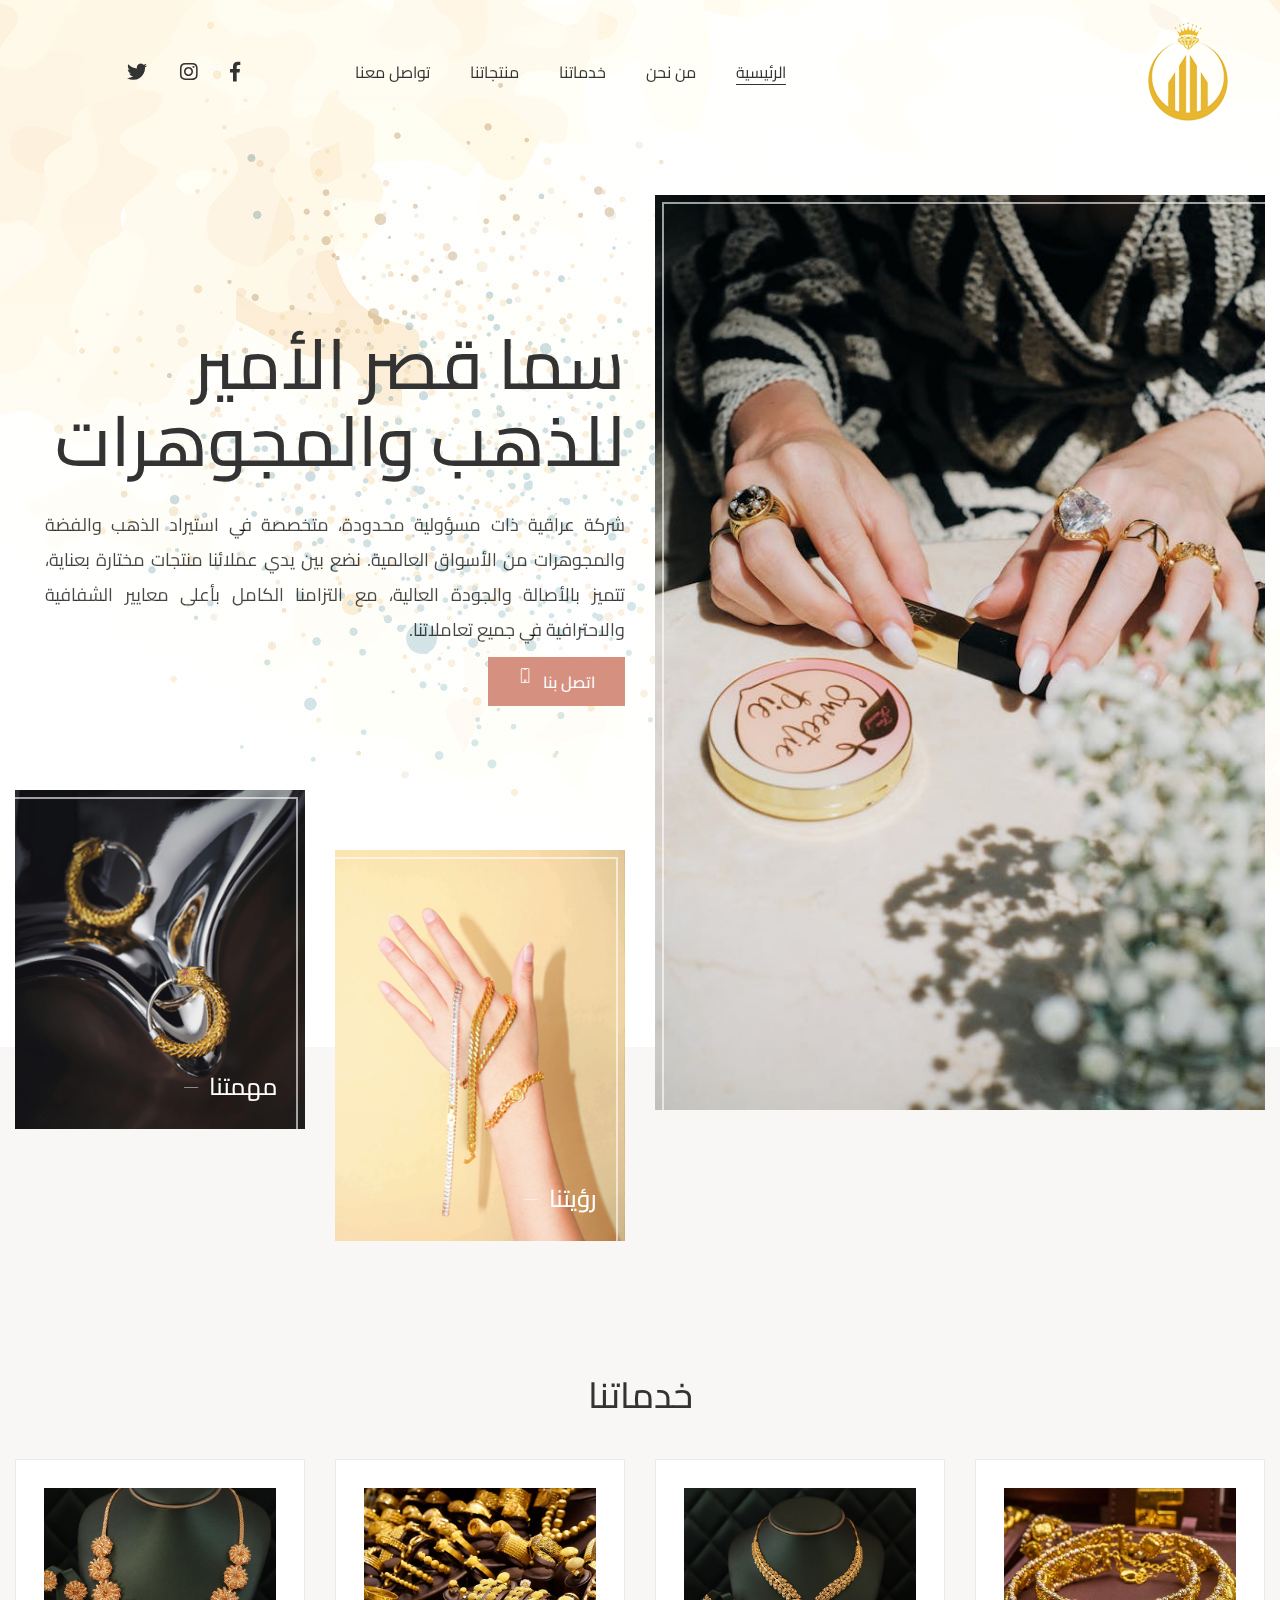
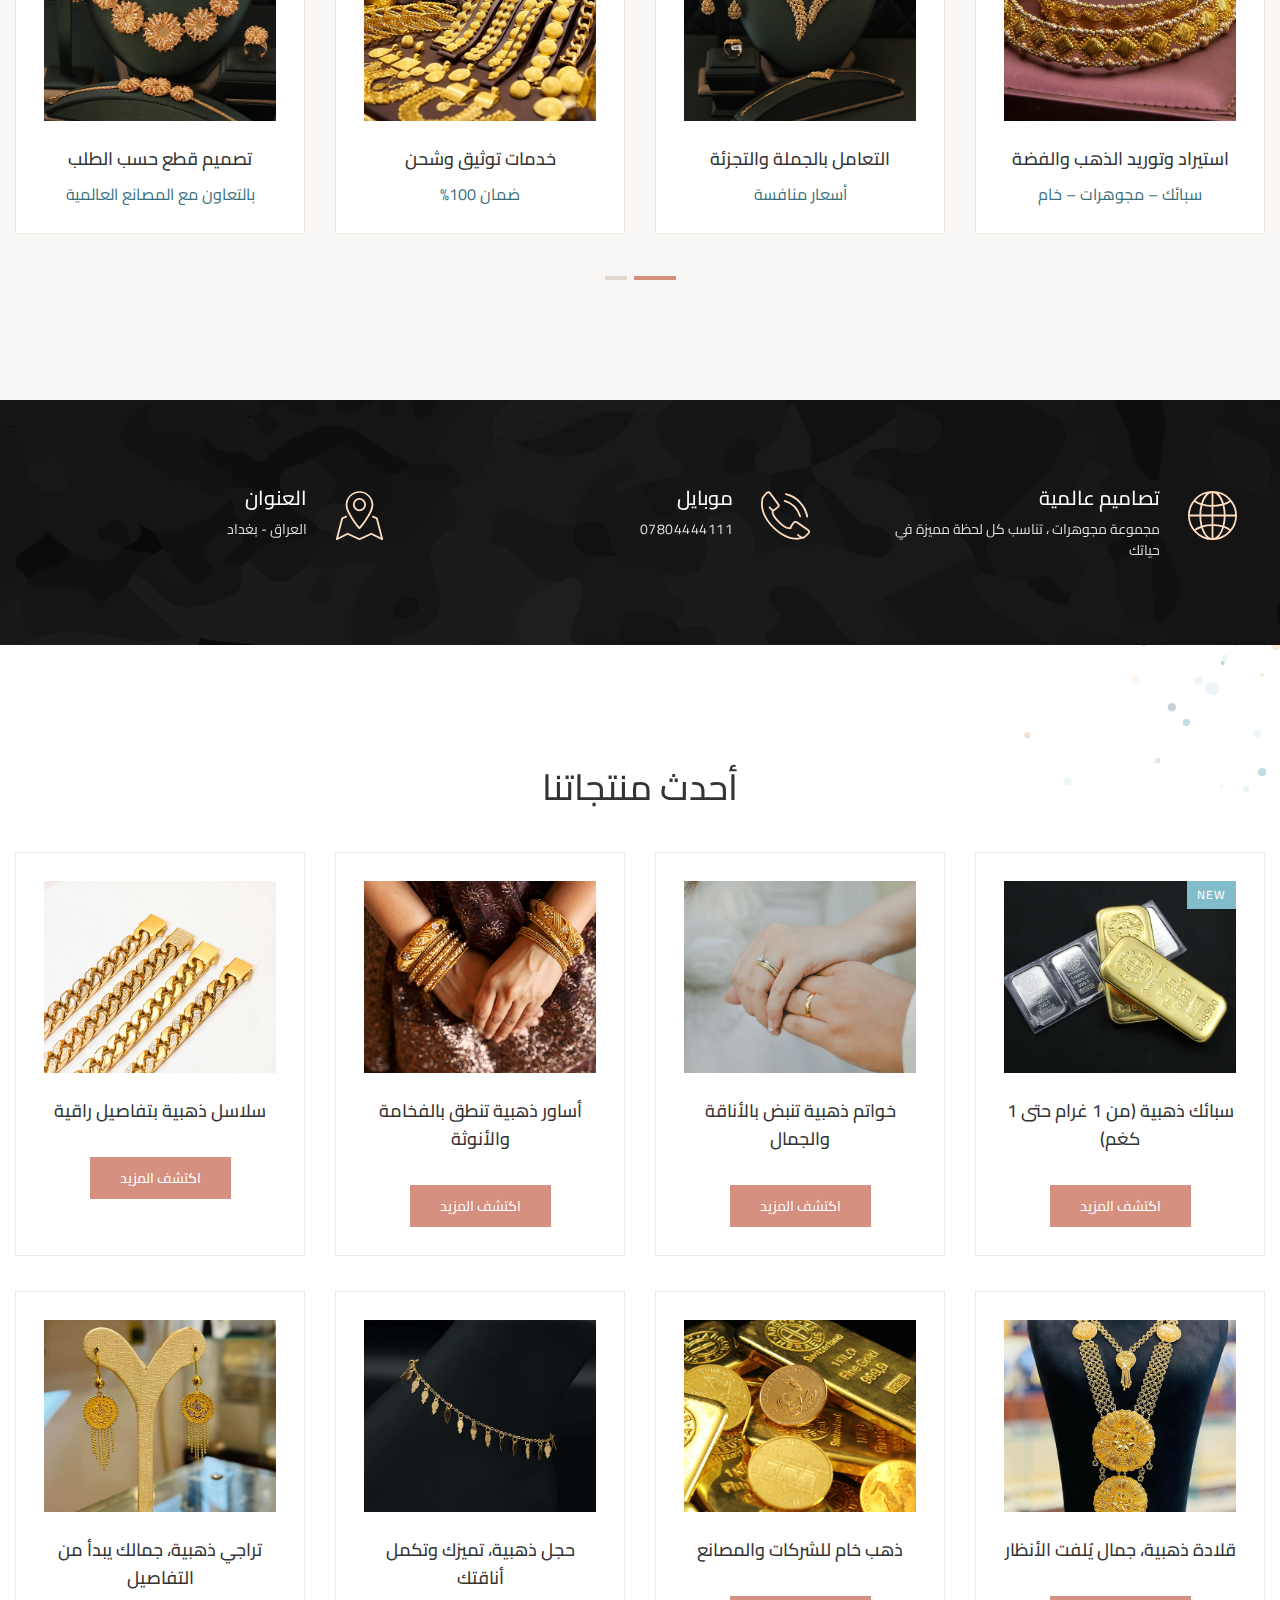
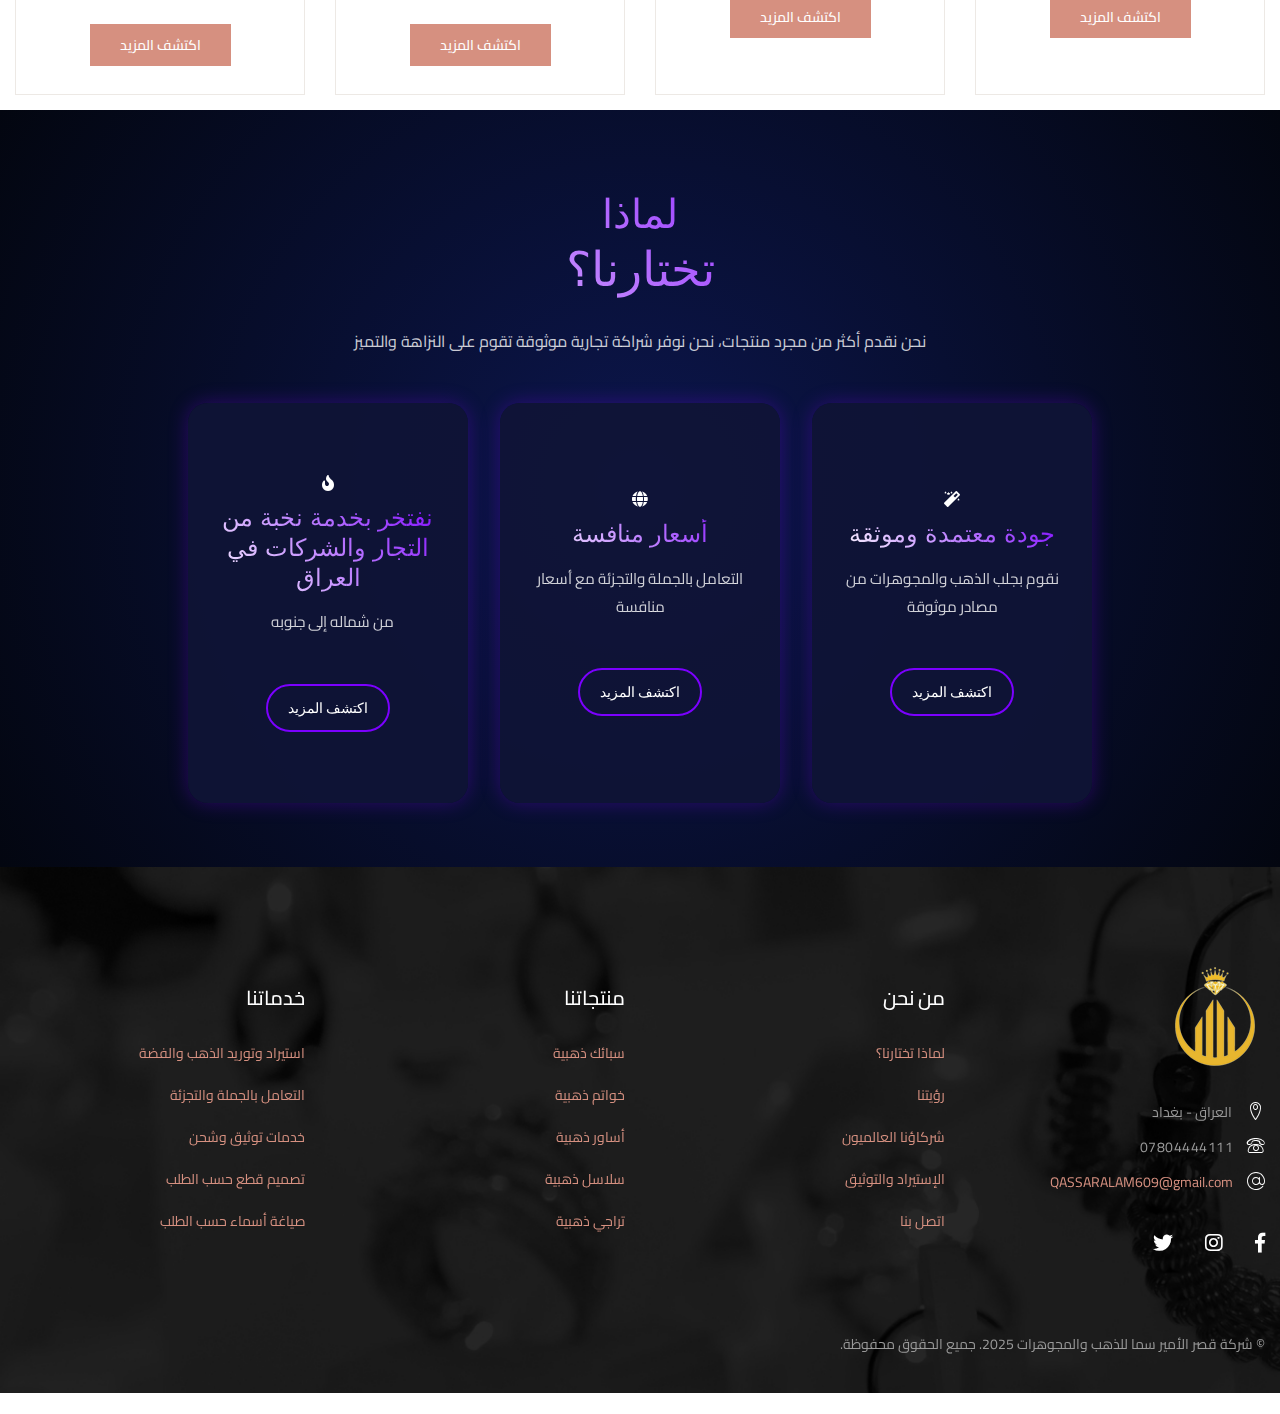
<file: index.html>
<!DOCTYPE html>
<html lang="en">

<head>
  <!--================ Basic page needs ================-->
  <title>SAMA</title>
  <meta charset="UTF-8">
  <meta name="author" content="">
  <meta name="keywords" content="">
  <meta name="description" content="">
  <!--================ Mobile specific metas ================-->
  <meta name="viewport" content="width=device-width, initial-scale=1.0">
  <!--================ Favicon ================-->
  <link rel="shortcut icon" href="images/favicon.ico">
  <!--================ Google web fonts ================-->
  <link
    href="https://fonts.googleapis.com/css?family=Maven+Pro:400,500,700%7CRoboto:300,300i,400,400i,500,500i,700,700i,900,900i&display=swap"
    rel="stylesheet">
    
    <link rel="preconnect" href="https://fonts.googleapis.com">
<link rel="preconnect" href="https://fonts.gstatic.com" crossorigin>
<link href="https://fonts.googleapis.com/css2?family=Belleza&family=Cairo:wght@200..1000&family=Tajawal:wght@200;300;400;500;700;800;900&display=swap" rel="stylesheet">
  <!--================ Vendor CSS ================-->
  <link rel="stylesheet" href="css/fontawesome-all.min.css">
  <link rel="stylesheet" href="css/linearicons.css">
  <link rel="stylesheet" href="vendors/owl-carousel/assets/owl.carousel.min.css">
  <link rel="stylesheet" href="vendors/monkeysan-tooltip/monkeysan-jquery-tooltip.css">
  <link rel="stylesheet" href="vendors/fancybox/jquery.fancybox.min.css">
  <link rel="stylesheet" href="vendors/arcticmodal/jquery.arcticmodal-0.3.css">

  <link rel="stylesheet" href="css/bootstrap.min.css">
  <link rel="stylesheet" href="css/animate.min.css">
  <!--================ Theme CSS ================-->
  <link rel="stylesheet" href="css/style.css">
  <link rel="stylesheet" href="css/rtl.css">
  <link rel="stylesheet" href="css/responsive.css">
  <!--================ Vendor JS ================-->
</head>

<body class="mad-body--scheme-brown">
  <div class="mad-preloader"></div>
  <div id="mad-page-wrapper" class="mad-page-wrapper">
    <!--================ Header ================-->
    <div id="header-placeholder"></div>

    <script>
      fetch("header.html")
        .then(response => response.text())
        .then(data => {
          document.getElementById("header-placeholder").innerHTML = data;
        });
    </script>


    
    <!--================ End of Header ================-->
       <!--================  من نحن ================-->
    <div class="media-holder">
      <div class="container">
        <div class="media-inner">
          <div class="row">
            <div class="col-lg-6">
              <div class="mad-image-box-media">
                <div class="owl-carousel mad-grid no-dots mad-simple-slideshow mad-simple-slideshow--autoplay">
                  <img src="images/662x918_img1.jpg" alt="">
                  <img src="images/662x918_img2.jpg" alt="">
    
                </div>
              </div>
            </div>
            <div class="col-lg-6">
              <div class="media-content">
                <div class="media-content-text">
                  
                  <h1 class="madia-title">سما قصر الأمير للذهب والمجوهرات</h1>
                  <div class="mad-subtitle text-justify">
                    شركة عراقية ذات مسؤولية محدودة، متخصصة في استيراد الذهب
                    والفضة والمجوهرات من الأسواق العالمية. نضع بين يدي عملائنا منتجات مختارة بعناية، تتميز بالأصالة والجودة العالية،
                    مع التزامنا الكامل بأعلى معايير الشفافية والاحترافية في جميع تعاملاتنا.
                  </div>
                  
                  <a href="tel:07804444111" class="btn with-line btn-big">
                    <span>اتصل بنا<i class="licon-phone"></i></span>
                  </a>
                  
                </div>
                <div class="media-content-img">
                  <div class="row">
                    <div class="col-sm-6">
                      <div class="mad-image-box-media with-button to-right">
                        <a href="pages_about.html" class="img-holder"><img src="images/317x427_img1.jpg" alt=""></a>
                        <a href="pages_about.html" class="read-more">رؤيتنا</a>
                      </div>
                    </div>
                    <div class="col-sm-6">
                      <div class="mad-image-box-media to-right">
                        <a href="pages_about.html" class="img-holder"><img src="images/317x371_img1.jpg" alt=""></a>
                        <a href="pages_about.html" class="read-more">مهمتنا</a>
                      </div>
                    </div>
                  </div>
                </div>
              </div>
            </div>
          </div>
        </div>
      </div>
    </div>
   <!--================ End من نحن ================-->
   
    <!--================ منتجاتنا ================-->
    <div class="mad-content no-pd">
      <div class="container">
        <div class="mad-section mad-section--stretched mad-colorizer--scheme-color-2">
          <h3 class="mad-page-title align-center">خدماتنا</h3>
          <div class="mad-grid owl-carousel mad-products owl-dots mad-grid--cols-4">
            <div class="mad-grid-item">
              <div class="mad-product">
                <figure class="mad-product-image">
                  <a href="services.html"><img src="images/606x609_product1.jpg" alt=""></a>
                </figure>
                <div class="mad-product-description">
                  <h5 class="mad-product-title"><a href="services.html">استيراد وتوريد الذهب والفضة</a></h5>
                  <span class="mad-product-price">سبائك – مجوهرات – خام</span>
                </div>
              </div>
            </div>
            <div class="mad-grid-item">
              <div class="mad-product">
                <figure class="mad-product-image">
                  <a href="services.html"><img src="images/606x609_product2.jpg" alt=""></a>
                </figure>
                <div class="mad-product-description">
                  <h5 class="mad-product-title"><a href="services.html">التعامل بالجملة والتجزئة</a></h5>
                  <span class="mad-product-price">أسعار منافسة</span>
                </div>
              </div>
            </div>
            <div class="mad-grid-item">
              <div class="mad-product">
                <figure class="mad-product-image">
                  <a href="services.html"><img src="images/606x609_product3.jpg" alt=""></a>
                </figure>
                <div class="mad-product-description">
                  <h5 class="mad-product-title"><a href="services.html">خدمات توثيق وشحن</a></h5>
                  <span class="mad-product-price">ضمان 100%</span>
                </div>
              </div>
            </div>
            <div class="mad-grid-item">
              <div class="mad-product">
                <figure class="mad-product-image">
                  <a href="services.html"><img src="images/606x609_product4.jpg" alt=""></a>
                </figure>
                <div class="mad-product-description">
                  <h5 class="mad-product-title"><a href="services.html">تصميم قطع حسب الطلب</a></h5>
                  <span class="mad-product-price">بالتعاون مع المصانع العالمية</span>
                </div>
              </div>
            </div>
            <div class="mad-grid-item">
              <div class="mad-product">
                <figure class="mad-product-image">
                  <a href="services.html"><img src="images/606x609_product5.jpg" alt=""></a>
                </figure>
                <div class="mad-product-description">
                  <h5 class="mad-product-title"><a href="services.html">صياغة الأسماء حسب الطلب</a></h5>
                  <span class="mad-product-price">صياغة دقيقة مع لمسة فنية</span>
                </div>
              </div>
            </div>
            <div class="mad-grid-item">
              <div class="mad-product">
                <figure class="mad-product-image">
                  <a href="services.html"><img src="images/606x609_product6.jpg" alt=""></a>
                </figure>
                <div class="mad-product-description">
                  <h5 class="mad-product-title"><a href="services.html">عمل صور حسب الطلب</a></h5>
                  <span class="mad-product-price">تصاميم مبتكرة</span>
                </div>
              </div>
            </div>
            <div class="mad-grid-item">
              <div class="mad-product">
                <figure class="mad-product-image">
                  <a href="services.html"><img src="images/606x609_product7.jpg" alt=""></a>
                </figure>
                <div class="mad-product-description">
                  <h5 class="mad-product-title"><a href="services.html">صياغة المحابس والقلادات</a></h5>
                  <span class="mad-product-price">اختيار مواد ذهبية عالية</span>
                </div>
              </div>
            </div>
          </div>
        </div>
      </div>
      

      <!--================ Start of banner ================-->
      <section class="mad-section size-2 mad-section--stretched mad-colorizer--scheme-light-2 mad-colorizer--scheme-color-8">
        <div class="mad-colorizer-bg-color"><img class="svg mad-pattern" src="images/background_pattern.svg" alt=""></div>
        <div class="container">
          <!--================ Icon Boxes ================-->
          <div class="mad-icon-boxes hr-type item-col-3">
            <div class="mad-col">
              <!--================ Icon Box ================-->
              <article class="mad-icon-box">
                <i class="mad-icon-box-icon"><img class="svg" src="Kunstwerk_svg_icons/globe.svg" alt=""></i>
                <div class="mad-icon-box-content">
                  <h2 class="mad-icon-box-title">تصاميم عالمية</h2>
                  <p>مجموعة مجوهرات ، تناسب كل لحظة مميزة في حياتك
                  </p>
                </div>
              </article>
              <!--================ End of Icon Box ================-->
            </div>
            <div class="mad-col">
              <!--================ Icon Box ================-->
              <article class="mad-icon-box">
                <i class="mad-icon-box-icon"><img class="svg" src="Kunstwerk_svg_icons/phone.svg" alt=""></i>
                <div class="mad-icon-box-content">
                  <h2 class="mad-icon-box-title">موبايل</h2>
                  <p>07804444111
                  </p>
                </div>
              </article>
              <!--================ End of Icon Box ================-->
            </div>
            <div class="mad-col">
              <!--================ Icon Box ================-->
              <article class="mad-icon-box">
                <i class="mad-icon-box-icon"><img class="svg" src="Kunstwerk_svg_icons/map.svg" alt=""></i>
                <div class="mad-icon-box-content">
                  <h2 class="mad-icon-box-title">العنوان</h2>
                  <p>العراق - بغداد
                  </p>
                </div>
              </article>
              <!--================ End of Icon Box ================-->
            </div>
          </div>
          <!--================ End of Icon Boxes ================-->
        </div>
      </section>
    </div>
   <!--================ End of banner ================-->
    <!--================ منتجاتنا ================-->
   
     

    <div class="mad-section no-pb">
      <div class="container">
        <h3 class="mad-page-title align-center">أحدث منتجاتنا</h3>
        <div class="mad-products item-col-4">
          <div class="mad-col">
            <div class="mad-product">
              <figure class="mad-product-image">
                <div class="mad-label new">New</div>
                <a href="portfolio.html"><img src="images/634x525_img8.jpg" alt=""></a>
              </figure>
              <div class="mad-product-description">
                <h5 class="mad-product-title"><a href="portfolio.html">سبائك ذهبية (من 1 غرام حتى 1 كغم)</a></h5>
                <a href="portfolio.html" class="btn">اكتشف المزيد</a>
              </div>
            </div>
          </div>
          <div class="mad-col">
            <div class="mad-product">
              <figure class="mad-product-image">
                <a href="portfolio.html"><img src="images/634x525_img1.jpg" alt=""></a>
              </figure>
              <div class="mad-product-description">
                <h5 class="mad-product-title"><a href="portfolio.html">خواتم ذهبية تنبض بالأناقة والجمال</a></h5>
                <a href="portfolio.html" class="btn">اكتشف المزيد</a>
              </div>
            </div>
          </div>
          <div class="mad-col">
            <div class="mad-product">
              <figure class="mad-product-image">
                <a href="portfolio.html"><img src="images/634x525_img2.jpg" alt=""></a>
              </figure>
              <div class="mad-product-description">
                <h5 class="mad-product-title"><a href="portfolio.html">أساور ذهبية تنطق بالفخامة والأنوثة</a></h5>
                <a href="portfolio.html" class="btn">اكتشف المزيد</a>
              </div>
            </div>
          </div>
          <div class="mad-col">
            <div class="mad-product">
              <figure class="mad-product-image">
                <a href="portfolio.html"><img src="images/634x525_img3.jpg" alt=""></a>
              </figure>
              <div class="mad-product-description">
                <h5 class="mad-product-title"><a href="portfolio.html">سلاسل ذهبية بتفاصيل راقية</a></h5>
                <a href="portfolio.html" class="btn">اكتشف المزيد</a>
              </div>
            </div>
          </div>
          <div class="mad-col">
            <div class="mad-product">
              <figure class="mad-product-image">
                <a href="portfolio.html"><img src="images/634x525_img4.jpg" alt=""></a>
              </figure>
              <div class="mad-product-description">
                <h5 class="mad-product-title"><a href="portfolio.html">قلادة ذهبية، جمال يُلفت الأنظار</a></h5>
                <a href="portfolio.html" class="btn">اكتشف المزيد</a>
              </div>
            </div>
          </div>
          <div class="mad-col">
            <div class="mad-product">
              <figure class="mad-product-image">
                <a href="portfolio.html"><img src="images/634x525_img5.jpg" alt=""></a>
              </figure>
              <div class="mad-product-description">
                <h5 class="mad-product-title"><a href="portfolio.html">ذهب خام للشركات والمصانع</a></h5>
                <a href="portfolio.html" class="btn">اكتشف المزيد</a>
              </div>
            </div>
          </div>
          <div class="mad-col">
            <div class="mad-product">
              <figure class="mad-product-image">
                <a href="portfolio.html"><img src="images/634x525_img6.jpg" alt=""></a>
              </figure>
              <div class="mad-product-description">
                <h5 class="mad-product-title"><a href="portfolio.html">حجل ذهبية، تميزك وتكمل أناقتك</a></h5>
                <a href="portfolio.html" class="btn">اكتشف المزيد</a>
              </div>
            </div>
          </div>
          <div class="mad-col">
            <div class="mad-product">
              <figure class="mad-product-image">
                <a href="portfolio.html"><img src="images/634x525_img7.jpg" alt=""></a>
              </figure>
              <div class="mad-product-description">
                <h5 class="mad-product-title"><a href="portfolio.html">تراجي ذهبية، جمالك يبدأ من التفاصيل</a></h5>
                <a href="portfolio.html" class="btn">اكتشف المزيد</a>
              </div>
            </div>
          </div>
        </div>
      </div>
    </div>
    
          <!--================ منتجاتنا ================-->
       
      </div>
    </div>
    <!--================ End منتجاتنا ================-->

    <!--================ لماذا نختارنا ================-->
    <section class="glow-cards-section">
      <div class="glow-cards-wrapper">
        <div class="galaxy-background"></div>
        <header>
          <h1>لماذا  <span>تختارنا؟</span></h1>
          <p>نحن نقدم أكثر من مجرد منتجات، نحن نوفر شراكة تجارية موثوقة تقوم على النزاهة والتميز</p>
        </header>
        <div class="cards-container">
          <!-- بطاقة 1 -->
          <div class="card">
            <div class="card-inner">
              <div class="card-front">
                <div class="card-content">
                  <i class="fas fa-magic icon"></i>
                  <h2>جودة معتمدة وموثقة</h2>
                  <p>نقوم بجلب الذهب والمجوهرات من مصادر موثوقة</p>
                  <button class="btn flip-btn">اكتشف المزيد</button>
                </div>
              </div>
              <div class="card-back">
                <div class="magical-circle"></div>
                <div class="rune" style="top: 30%; left: 30%;">✧</div>
                <div class="secret-content">
                  <i class="fas fa-wand-magic-sparkles secret-icon"></i>
                  <h2 class="secret-title">ونحرص على توثيق كل شحنة عبر مستندات رسمية</h2>
                  <p class="secret-description">تشمل: ًشهادات المنشأة 
              </p>
                  <button class="btn flip-btn">عودة</button>
                </div>
              </div>
            </div>
          </div>
    
          <!-- بطاقة 2 -->
          <div class="card">
            <div class="card-inner">
              <div class="card-front">
                <div class="card-content">
                  <i class="fas fa-globe icon"></i>
                  <h2>أسعار منافسة</h2>
                  <p>التعامل بالجملة والتجزئة مع أسعار منافسة</p>
                  <button class="btn flip-btn">اكتشف المزيد</button>
                </div>
              </div>
              <div class="card-back">
                <div class="magical-circle"></div>
                <div class="rune" style="top: 60%; left: 70%;">✴</div>
                <div class="secret-content">
                  <i class="fas fa-star secret-icon"></i>
                  <h2 class="secret-title">نستورد منتجاتنا من كبرى شركات الذهب</h2>
                  <p class="secret-description">ونعمل على تطوير
                    شبكة عالقات دولية قوية تعزز ثقة عمالئنا.</p>
                  <button class="btn flip-btn">عودة</button>
                </div>
              </div>
            </div>
          </div>
    
          <!-- بطاقة 3 -->
          <div class="card">
            <div class="card-inner">
              <div class="card-front">
                <div class="card-content">
                  <i class="fas fa-fire icon"></i>
                  <h2>نفتخر بخدمة نخبة من التجار والشركات في العراق</h2>
                  <p>من شماله إلى جنوبه</p>
                  <button class="btn flip-btn">اكتشف المزيد</button>
                </div>
              </div>
              <div class="card-back">
                <div class="magical-circle"></div>
                <div class="rune" style="top: 40%; left: 20%;">⚜</div>
                <div class="secret-content">
                  <i class="fas fa-dragon secret-icon"></i>
                  <h2 class="secret-title">جميع منتجاتنا خاضعة للفحص الدقيق</h2>
                  <p class="secret-description">من قبل الجهاز المركزي للتقييس والسيطرة النوعية في العراق</p>
                  <button class="btn flip-btn">عودة</button>
                </div>
              </div>
            </div>
          </div>
        </div>
      </div>
    </section>
  

    <!--================ End لماذا نختارنا ================-->
    

   
    <!--================ Footer ================-->
    <div id="footer-placeholder"></div>

    <script>
      fetch("footer.html")
        .then(response => response.text())
        .then(data => {
          document.getElementById("footer-placeholder").innerHTML = data;
        });
    </script>
    <script>
      document.addEventListener("DOMContentLoaded", function () {
        const cards = document.querySelectorAll(".glow-cards-section .card");
        cards.forEach(card => {
          card.querySelectorAll(".flip-btn").forEach(btn => {
            btn.addEventListener("click", () => {
              card.classList.toggle("flipped");
            });
          });
        });
      });
    </script>
    
    
    <!--================ End of Footer ================-->
  
  </div>
  <script src="vendors/modernizr.js"></script>
  <script src="vendors/jquery-3.3.1.min.js"></script>
  <script src="vendors/nicescroll/jquery.nicescroll.min.js"></script>
  <script src="vendors/jquery.easing.1.3.min.js"></script>
  <script src="vendors/instafeed.min.js"></script>
  <script src="vendors/instafeed.wrapper.min.js"></script>
  <script src="vendors/monkeysan.accordion.js"></script>
  <script src="vendors/monkeysan.tabs.min.js"></script>
  <script src="vendors/monkeysan-tooltip/monkeysan-jquery-tooltip.js"></script>
  <script src="vendors/monkeysan.jquery.nav.1.0.min.js"></script>
  <script src="vendors/owl-carousel/owl.carousel.min.js"></script>
  <script src="vendors/arcticmodal/jquery.arcticmodal-0.3.min.js"></script>
  <script src="vendors/fancybox/jquery.fancybox.min.js"></script>
  <script src="vendors/monkeysan.validator.min.js"></script>
  <script src="vendors/handlebars-v4.0.5.min.js"></script>
  <script src="vendors/retina.min.js"></script>
  <script src="js/modules/mad.alert-box.min.js"></script>
  <script src="js/modules/mad.newsletter-form.min.js"></script>
  <script src="js/modules/mad.sticky-header-section.min.js"></script>
  <script src="js/mad.app.js"></script>
</body>

</html>
</file>
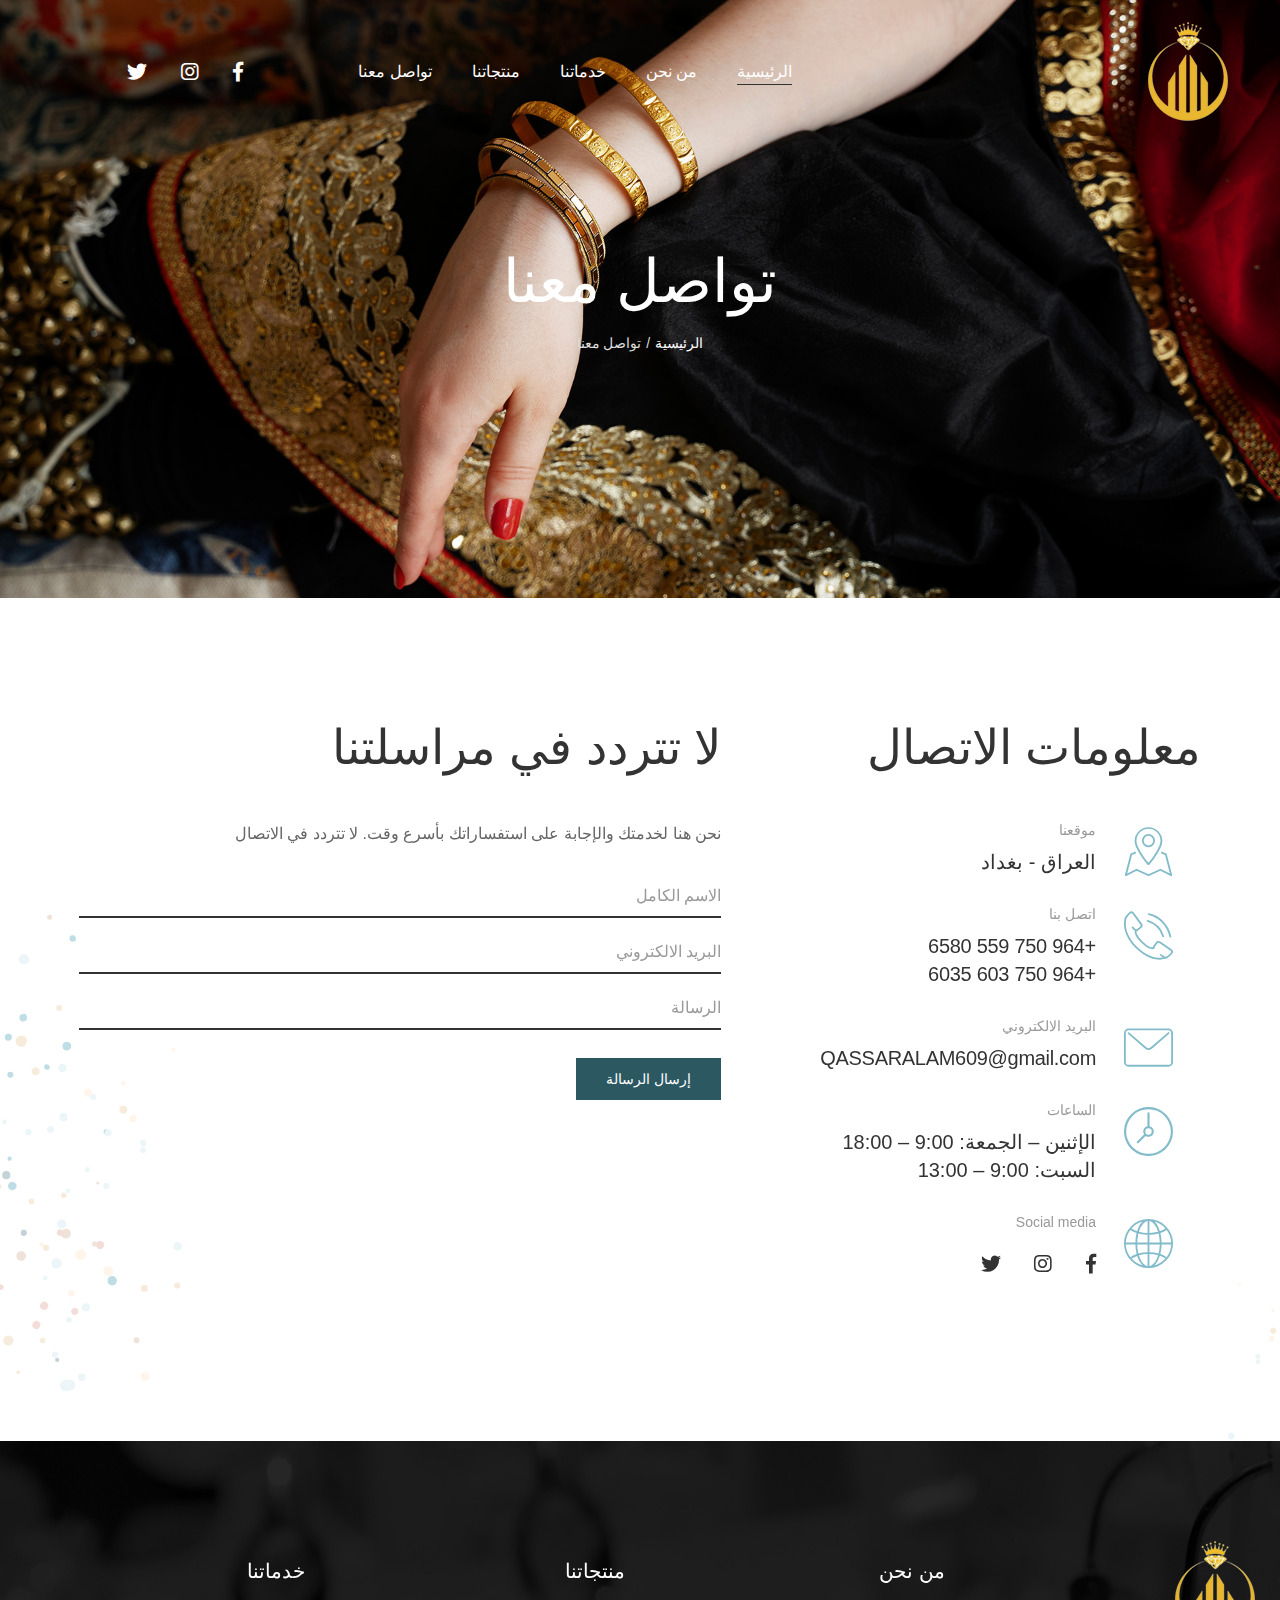
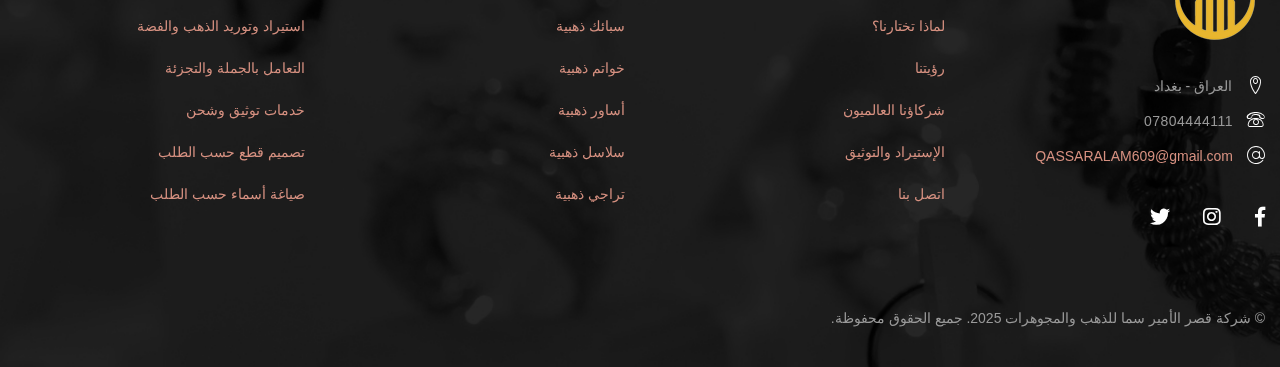
<file: pages_contact.html>
<!DOCTYPE html>
<html lang="en">
  <head>
    <!--================ Basic page needs ================-->
    <title>SAMA</title>
    <meta charset="UTF-8">
    <meta name="author" content="">
    <meta name="keywords" content="">
    <meta name="description" content="">
    <!--================ Mobile specific metas ================-->
    <meta name="viewport" content="width=device-width, initial-scale=1.0">
    <!--================ Favicon ================-->
    <link rel="shortcut icon" href="images/favicon.ico">
    <!--================ Google web fonts ================-->
    <link href="https://fonts.googleapis.com/css?family=Maven+Pro:400,500,700%7CRoboto:300,300i,400,400i,500,500i,700,700i,900,900i&display=swap" rel="stylesheet">
    <!--================ Vendor CSS ================-->
    <link rel="stylesheet" href="css/fontawesome-all.min.css">
    <link rel="stylesheet" href="css/linearicons.css">
    <link rel="stylesheet" href="vendors/owl-carousel/assets/owl.carousel.min.css">
    <link rel="stylesheet" href="vendors/monkeysan-tooltip/monkeysan-jquery-tooltip.css">
    <link rel="stylesheet" href="vendors/fancybox/jquery.fancybox.min.css">
    <link rel="stylesheet" href="vendors/arcticmodal/jquery.arcticmodal-0.3.css">
    
    <link rel="stylesheet" href="css/bootstrap.min.css">
     <link rel="stylesheet" href="css/animate.min.css">
    <!--================ Theme CSS ================-->
    <link rel="stylesheet" href="css/style.css">
    <link rel="stylesheet" href="css/rtl.css">
    <link rel="stylesheet" href="css/responsive.css">
    <!--================ Vendor JS ================-->
  </head>
  <body class="mad-body--scheme-brown contact-page">

    <div class="mad-preloader"></div>
    <div id="mad-page-wrapper" class="mad-page-wrapper">
      
 <!--================ Header ================-->
 <div id="header-placeholder"></div>

 <script>
  fetch("header.html")
    .then(response => response.text())
    .then(data => {
      document.getElementById("header-placeholder").innerHTML = data;

      // ✅ بعد إدراج الهيدر في الصفحة، نطبق التعديل:
      const path = window.location.pathname;
      if (path.includes("pages_about.html") || path.includes("pages_contact.html")) {
        document.querySelectorAll(
          ".mad-navigation a, \
           .mad-sub-navigation a:hover, \
           .mad-header-menu-btn, \
           .mad-weather-indicator sup span, \
           .mad-icon-btn, \
           .mad-dropdown--languages .mad-dropdown-title"
        ).forEach(el => {
          el.style.color = "#ffffff";
        });
      }
    });
</script>






<!--================ End of Header ================-->
      <!--================ Breadcrumb ================-->
      <div class="mad-breadcrumb with-bg">
        <img src="images/1920x897_bg1.jpg" alt="">
        <div class="container">
          <h1 class="mad-page-title mad-title-with-line">تواصل معنا</h1>
          <nav class="mad-breadcrumb-path"><span><a href="index.html">الرئيسية</a></span>/<span>تواصل معنا</span>
          </nav>
        </div>
      </div>
      <!--================ End of Breadcrumb ================-->
      <div class="mad-content no-pd">
        <div class="container medium-width">
          <div class="mad-section">
            <div class="row type-3">
              <div class="col-lg-5">
                <h2 class="mad-page-title">معلومات الاتصال</h2>
                <!--================ Icon Boxes ================-->
                <div class="mad-icon-boxes hr-type">
                  <div class="mad-col">
                    <!--================ Icon Box ================-->
                    <article class="mad-icon-box">
                      <i class="mad-icon-box-icon"><img class="svg" src="Kunstwerk_svg_icons/map.svg" alt=""></i>
                      <div class="mad-icon-box-content">
                        <span>موقعنا</span>
                        <h2 class="mad-icon-box-title">العراق - بغداد</h2>
                      </div>
                    </article>
                    <!--================ End of Icon Box ================-->
                  </div>
                  <div class="mad-col">
                    <!--================ Icon Box ================-->
                    <article class="mad-icon-box">
                      <i class="mad-icon-box-icon"><img class="svg" src="Kunstwerk_svg_icons/phone.svg" alt=""></i>
                      <div class="mad-icon-box-content">
                        <span>اتصل بنا</span>
                        <h2 class="mad-icon-box-title">+964 750 559 6580 <br>
                          +964 750 603 6035</h2>
                      </div>
                    </article>
                    <!--================ End of Icon Box ================-->
                  </div>
                  <div class="mad-col">
                    <!--================ Icon Box ================-->
                    <article class="mad-icon-box">
                      <i class="mad-icon-box-icon"><img class="svg" src="Kunstwerk_svg_icons/envelope.svg" alt=""></i>
                      <div class="mad-icon-box-content">
                        <span>البريد الالكتروني</span>
                        <h2 class="mad-icon-box-title">QASSARALAM609@gmail.com</h2>
                      </div>
                    </article>
                    <!--================ End of Icon Box ================-->
                  </div>
                  <div class="mad-col">
                    <!--================ Icon Box ================-->
                    <article class="mad-icon-box">
                      <i class="mad-icon-box-icon"><img class="svg" src="Kunstwerk_svg_icons/clock.svg" alt=""></i>
                      <div class="mad-icon-box-content">
                        <span>الساعات</span>
                        <h2 class="mad-icon-box-title">الإثنين – الجمعة: 9:00 – 18:00 <br>
                          السبت: 9:00 – 13:00</h2>
                      </div>
                    </article>
                    <!--================ End of Icon Box ================-->
                  </div>
                  <div class="mad-col">
                    <!--================ Icon Box ================-->
                    <article class="mad-icon-box">
                      <i class="mad-icon-box-icon"><img class="svg" src="Kunstwerk_svg_icons/globe.svg" alt=""></i>
                      <div class="mad-icon-box-content">
                        <span>Social media</span>
                        <ul class="mad-social-icons">
                          <li><a href="#"><i class="fab fa-facebook-f"></i></a></li>
                          <li><a href="#"><i class="fab fa-instagram"></i></a></li>
                          <li><a href="#"><i class="fab fa-twitter"></i></a></li>
                        </ul>
                      </div>
                    </article>
                    <!--================ End of Icon Box ================-->
                  </div>
                </div>
                <!--================ End of Icon Boxes ================-->
              </div>
              <div class="col-lg-7">
                <h2 class="mad-page-title">لا تتردد في مراسلتنا</h2>
                <p>نحن هنا لخدمتك والإجابة على استفساراتك بأسرع وقت. لا تتردد في الاتصال</p>
                <form novalidate class="mad-contact-form mad-msg-form">
                  <input type="text" id="cf_name" name="cf_name" required class="form-control" placeholder="الاسم الكامل">
                  <input type="email" id="cf_email" name="cf_email" required class="form-control" placeholder="البريد الالكتروني">
                  <input type="text" id="message" name="cf_message" required class="form-control" placeholder="الرسالة">
                  <button type="submit" class="btn btn-style-3"> إرسال الرسالة</button>
                </form>
              </div>
            </div>
          </div>
        </div>
      </div>
      <!--================ Footer ================-->
      <div id="footer-placeholder"></div>

    <script>
      fetch("footer.html")
        .then(response => response.text())
        .then(data => {
          document.getElementById("footer-placeholder").innerHTML = data;
        });
    </script>
      <!--================ End of Footer ================-->
    </div>
    <script src="vendors/modernizr.js"></script>
    <script src="vendors/jquery-3.3.1.min.js"></script>
    <script src="vendors/nicescroll/jquery.nicescroll.min.js"></script>
    <script src="vendors/jquery.easing.1.3.min.js"></script>
    <script src="vendors/monkeysan.jquery.nav.1.0.min.js"></script>
    <script src="vendors/monkeysan.validator.min.js"></script>
    <script src="vendors/handlebars-v4.0.5.min.js"></script>
    <script src="vendors/retina.min.js"></script>
    <script src="js/modules/mad.contact-form.js"></script>
    <script src="js/modules/mad.newsletter-form.min.js"></script>
    <script src="js/modules/mad.alert-box.min.js"></script>
    <script src="js/modules/mad.sticky-header-section.min.js"></script>
    <script src="js/mad.app.js"></script>
  </body>
</html>
</file>
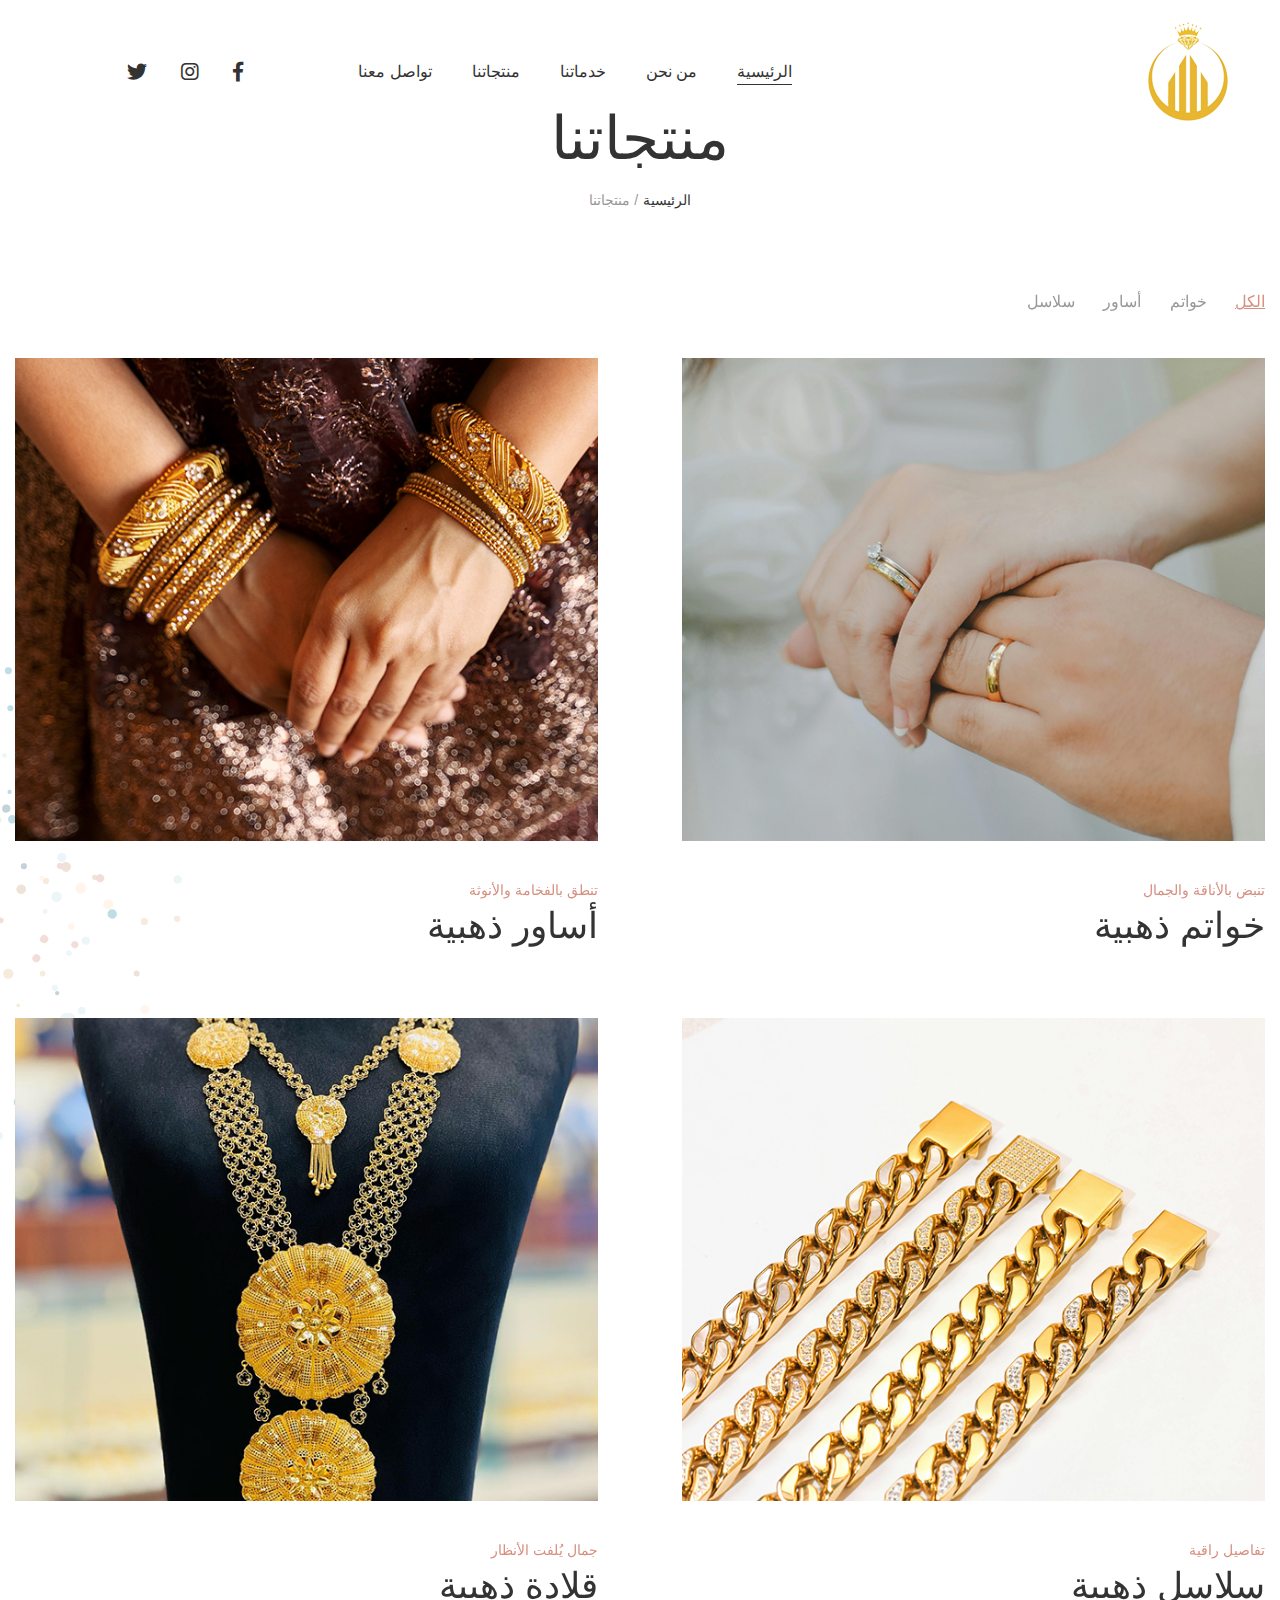
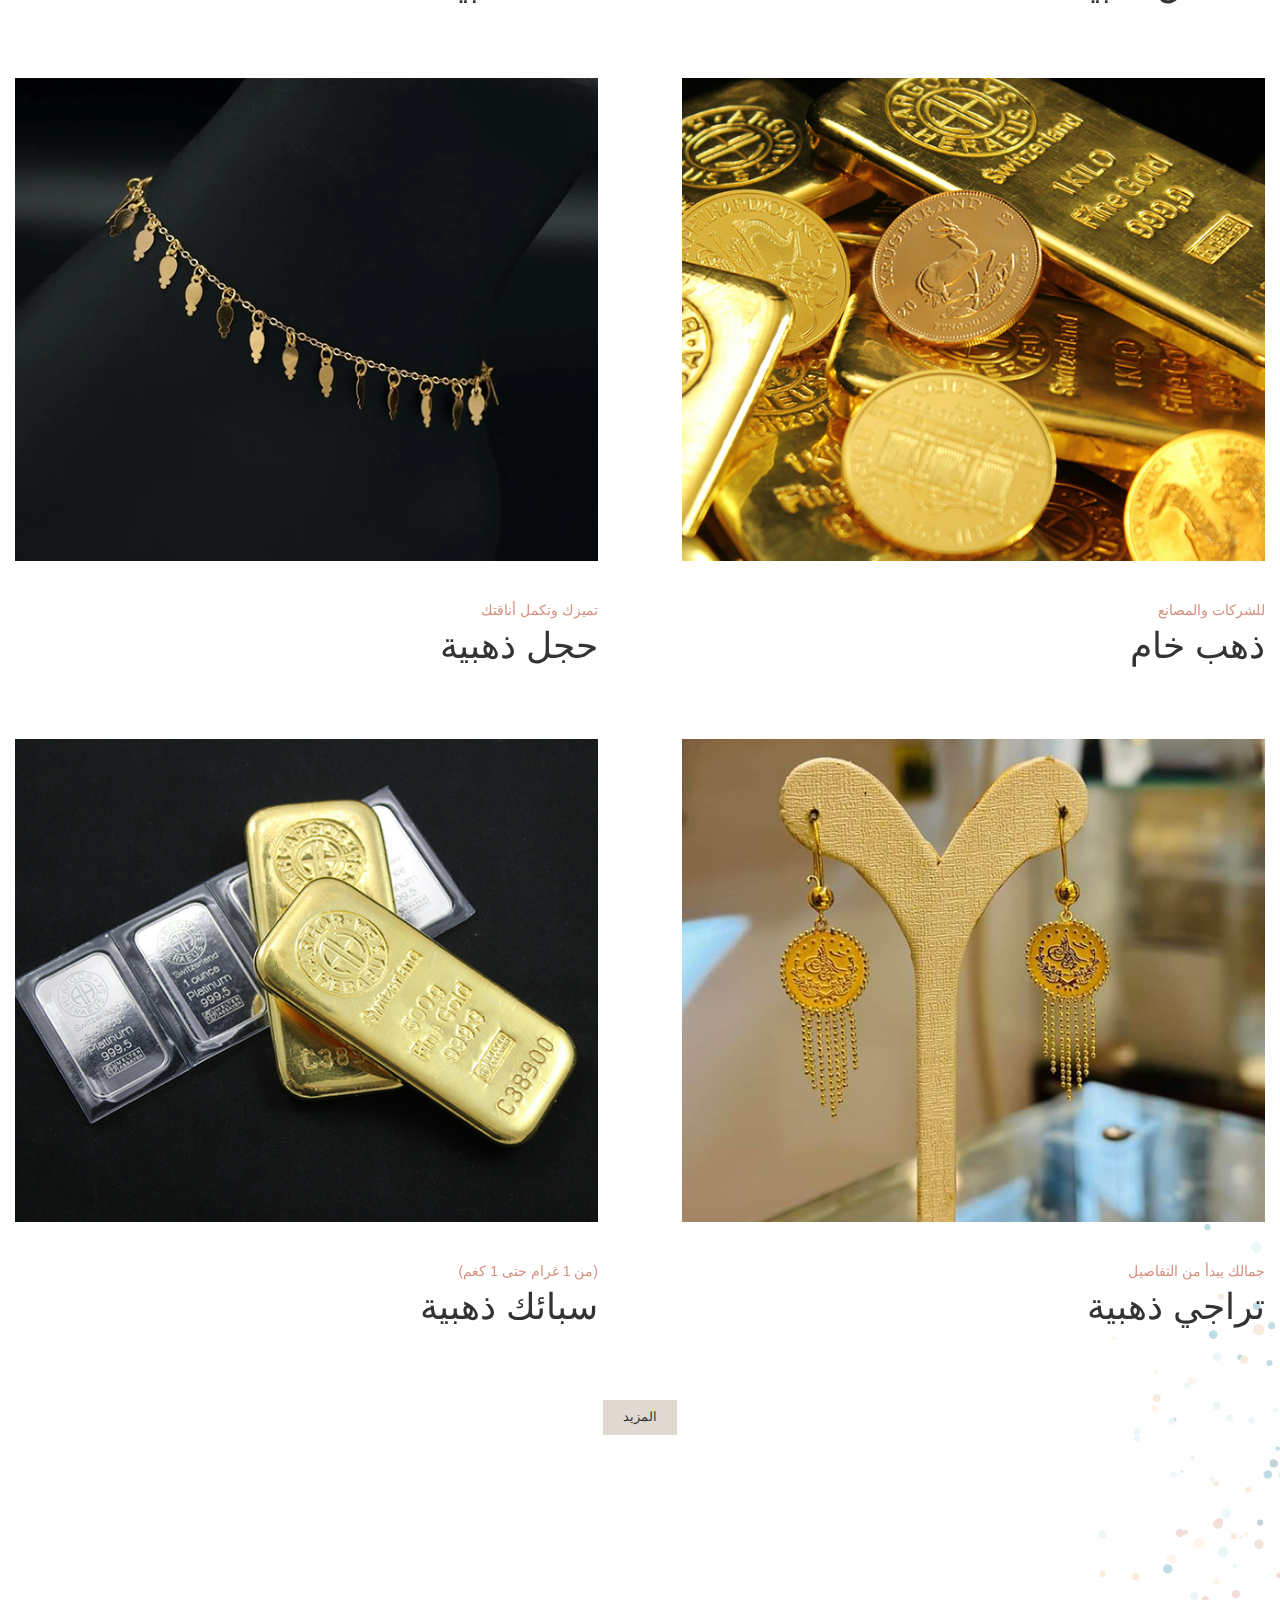
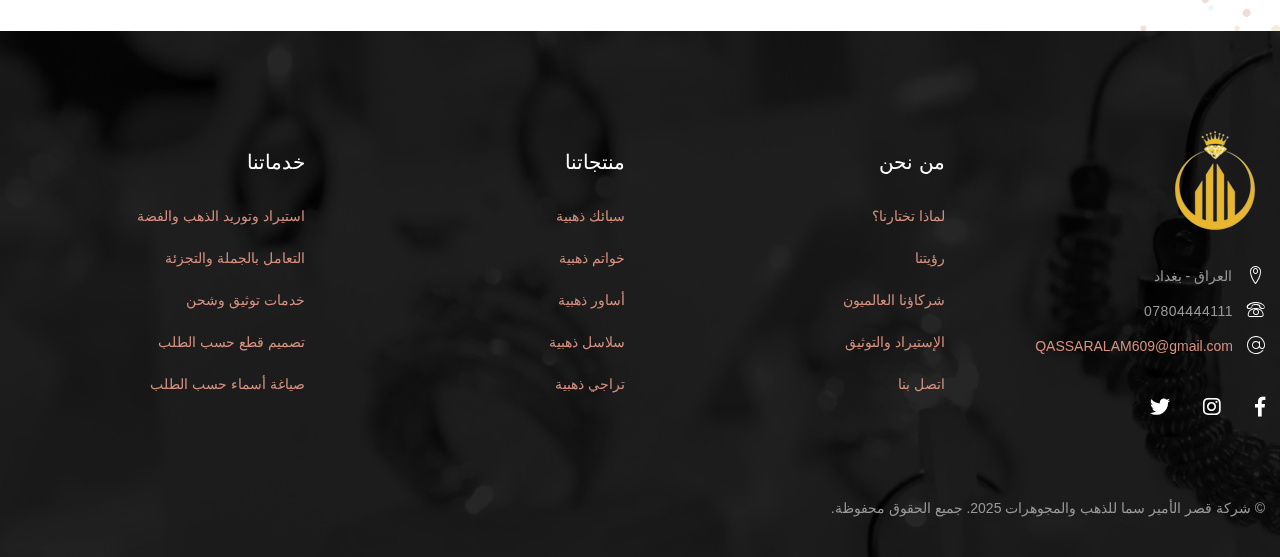
<file: portfolio.html>
<!DOCTYPE html>
<html lang="en">
  <head>
    <!--================ Basic page needs ================-->
    <title>SAMA</title>
    <meta charset="UTF-8">
    <meta name="author" content="">
    <meta name="keywords" content="">
    <meta name="description" content="">
    <!--================ Mobile specific metas ================-->
    <meta name="viewport" content="width=device-width, initial-scale=1.0">
    <!--================ Favicon ================-->
    <link rel="shortcut icon" href="images/favicon.ico">
    <!--================ Google web fonts ================-->
    <link href="https://fonts.googleapis.com/css?family=Maven+Pro:400,500,700%7CRoboto:300,300i,400,400i,500,500i,700,700i,900,900i&display=swap" rel="stylesheet">
    <!--================ Vendor CSS ================-->
    <link rel="stylesheet" href="css/fontawesome-all.min.css">
    <link rel="stylesheet" href="css/linearicons.css">
    <link rel="stylesheet" href="vendors/owl-carousel/assets/owl.carousel.min.css">
    <link rel="stylesheet" href="vendors/monkeysan-tooltip/monkeysan-jquery-tooltip.css">
    <link rel="stylesheet" href="vendors/fancybox/jquery.fancybox.min.css">
    <link rel="stylesheet" href="vendors/arcticmodal/jquery.arcticmodal-0.3.css">
    
    <link rel="stylesheet" href="css/bootstrap.min.css">
     <link rel="stylesheet" href="css/animate.min.css">
    <!--================ Theme CSS ================-->
    <link rel="stylesheet" href="css/style.css">
    <link rel="stylesheet" href="css/rtl.css">
    <link rel="stylesheet" href="css/responsive.css">
    <!--================ Vendor JS ================-->
  </head>
  <body class="mad-body--scheme-brown">
    <div class="mad-preloader"></div>
    <div id="mad-page-wrapper" class="mad-page-wrapper">
      
    <!--================ Header ================-->
    <div id="header-placeholder"></div>

    <script>
      fetch("header.html")
        .then(response => response.text())
        .then(data => {
          document.getElementById("header-placeholder").innerHTML = data;
        });
    </script>

    


    
    <!--================ End of Header ================-->
      <!--================ Breadcrumb ================-->
      <div class="mad-breadcrumb">
        <div class="container">
          <h1 class="mad-page-title mad-title-with-line">منتجاتنا</h1>
          <nav class="mad-breadcrumb-path"><span><a href="index.html">الرئيسية</a></span>/<span>منتجاتنا</span>
          </nav>
        </div>
      </div>
      <!--================ End of Breadcrumb ================-->
      <div class="mad-content mad-bottom-big">
        <div class="container">
          <!--================ Filter ================-->
          <nav class="mad-filter-wrap">
            <ul id="portfolio-filter" class="mad-filter justify-content-center">
              <li><a href="#" data-filter="*" class="mad-active mad-ln--independent">الكل</a></li>
              <li><a href="#" data-filter=".mad-category-steel" class="mad-ln--independent">خواتم</a></li>
              <li><a href="#" data-filter=".mad-category-magnet" class="mad-ln--independent">أساور</a></li>
              <li><a href="#" data-filter=".mad-category-wood" class="mad-ln--independent">سلاسل</a></li>

            </ul>
          </nav>
          <!--================ End of Filter ================-->
          <!--================ Gallery ================-->
          <div data-isotope-layout="masonry" data-isotope-filter="#portfolio-filter" class="mad-gallery item-col-2 mad-grid--isotope">
            <div class="mad-grid-sizer"></div>
            <div class="mad-grid-item mad-category-steel">
              <!--================ Gallery Item ================-->
              <div class="mad-gallery-item">
                <a href="javascript:void(0)" class="mad-gallery-media mad--ln-independent"><img src="images/634x525_img1.jpg" alt=""></a>
                <div class="mad-gallery-desc">
                  <a href="#" class="mad-gallery-cat link-color-3">تنبض بالأناقة والجمال</a>
                  <h2 class="mad-gallery-name"><a href="#">خواتم ذهبية</a></h2>
                </div>
              </div>
              <!--================ End Of Gallery Item ================-->
            </div>
            <div class="mad-grid-item mad-category-magnet">
              <!--================ Gallery Item ================-->
              <div class="mad-gallery-item">
                <a href="javascript:void(0)" class="mad-gallery-media mad--ln-independent"><img src="images/634x525_img2.jpg"
                    alt=""></a>
                <div class="mad-gallery-desc">
                  <a href="#" class="mad-gallery-cat link-color-3">تنطق بالفخامة والأنوثة</a>
                  <h2 class="mad-gallery-name"><a href="#">أساور ذهبية</a></h2>
                </div>
              </div>
              <!--================ End Of Gallery Item ================-->
            </div>
            <div class="mad-grid-item mad-category-wood">
              <!--================ Gallery Item ================-->
              <div class="mad-gallery-item">
                <a href="javascript:void(0)" class="mad-gallery-media mad--ln-independent"><img src="images/634x525_img3.jpg"
                    alt=""></a>
                <div class="mad-gallery-desc">
                  <a href="#" class="mad-gallery-cat link-color-3">تفاصيل راقية</a>
                  <h2 class="mad-gallery-name"><a href="#">سلاسل ذهبية</a></h2>
                </div>
              </div>
              <!--================ End Of Gallery Item ================-->
            </div>
            <div class="mad-grid-item">
              <!--================ Gallery Item ================-->
              <div class="mad-gallery-item">
                <a href="javascript:void(0)" class="mad-gallery-media mad--ln-independent"><img src="images/634x525_img4.jpg"
                    alt=""></a>
                <div class="mad-gallery-desc">
                  <a href="#" class="mad-gallery-cat link-color-3">جمال يُلفت الأنظار</a>
                  <h2 class="mad-gallery-name"><a href="#">قلادة ذهبية</a></h2>
                </div>
              </div>
              <!--================ End Of Gallery Item ================-->
            </div>
            <div class="mad-grid-item">
              <!--================ Gallery Item ================-->
              <div class="mad-gallery-item">
                <a href="javascript:void(0)" class="mad-gallery-media mad--ln-independent"><img src="images/634x525_img5.jpg"
                    alt=""></a>
                <div class="mad-gallery-desc">
                  <a href="#" class="mad-gallery-cat link-color-3">للشركات والمصانع</a>
                  <h2 class="mad-gallery-name"><a href="#">ذهب خام</a></h2>
                </div>
              </div>
              <!--================ End Of Gallery Item ================-->
            </div>
            <div class="mad-grid-item ">
              <!--================ Gallery Item ================-->
              <div class="mad-gallery-item">
                <a href="javascript:void(0)" class="mad-gallery-media mad--ln-independent"><img src="images/634x525_img6.jpg"
                    alt=""></a>
                <div class="mad-gallery-desc">
                  <a href="#" class="mad-gallery-cat link-color-3">تميزك وتكمل أناقتك</a>
                  <h2 class="mad-gallery-name"><a href="#">حجل ذهبية</a></h2>
                </div>
              </div>
              <!--================ End Of Gallery Item ================-->

              
            </div>
            <div class="mad-grid-item">
              <!--================ Gallery Item ================-->
              <div class="mad-gallery-item">
                <a href="javascript:void(0)" class="mad-gallery-media mad--ln-independent"><img src="images/634x525_img7.jpg"
                    alt=""></a>
                <div class="mad-gallery-desc">
                  <a href="#" class="mad-gallery-cat link-color-3">جمالك يبدأ من التفاصيل</a>
                  <h2 class="mad-gallery-name"><a href="#">تراجي ذهبية</a></h2>
                </div>
              </div>
              <!--================ End Of Gallery Item ================-->

              
            </div>


            <div class="mad-grid-item ">
              <!--================ Gallery Item ================-->
              <div class="mad-gallery-item">
                <a href="javascript:void(0)" class="mad-gallery-media mad--ln-independent"><img src="images/634x525_img8.jpg"
                    alt=""></a>
                <div class="mad-gallery-desc">
                  <a href="#" class="mad-gallery-cat link-color-3">(من 1 غرام حتى 1 كغم)</a>
                  <h2 class="mad-gallery-name"><a href="#">سبائك ذهبية</a></h2>
                </div>
              </div>
              <!--================ End Of Gallery Item ================-->

              
            </div>


          </div>
          <!--================ End of Gallery ================-->
          <div class="align-center">
            <a href="index.html" class="btn btn-small btn-style-4">المزيد</a>
          </div>
        </div>
      </div>
      <!--================ Footer ================-->
      <div id="footer-placeholder"></div>

    <script>
      fetch("footer.html")
        .then(response => response.text())
        .then(data => {
          document.getElementById("footer-placeholder").innerHTML = data;
        });
    </script>
      <!--================ End of Footer ================-->
    </div>
    <script src="vendors/modernizr.js"></script>
    <script src="vendors/jquery-3.3.1.min.js"></script>
    <script src="vendors/nicescroll/jquery.nicescroll.min.js"></script>
    <script src="vendors/jquery.easing.1.3.min.js"></script>
    <script src="vendors/monkeysan.jquery.nav.1.0.min.js"></script>
    <script src="vendors/owl-carousel/owl.carousel.min.js"></script>
    <script src="vendors/arcticmodal/jquery.arcticmodal-0.3.min.js"></script>
    <script src="vendors/fancybox/jquery.fancybox.min.js"></script>
    <script src="vendors/isotope.pkgd.min.js"></script>
    <script src="vendors/monkeysan.validator.min.js"></script>
    <script src="vendors/handlebars-v4.0.5.min.js"></script>
    <script src="vendors/retina.min.js"></script>
    <script src="js/modules/mad.isotope.js"></script>
    <script src="js/modules/mad.alert-box.min.js"></script>
    <script src="js/modules/mad.newsletter-form.min.js"></script>
    <script src="js/modules/mad.sticky-header-section.min.js"></script>
    <script src="js/mad.app.js"></script>
  </body>
</html>
</file>
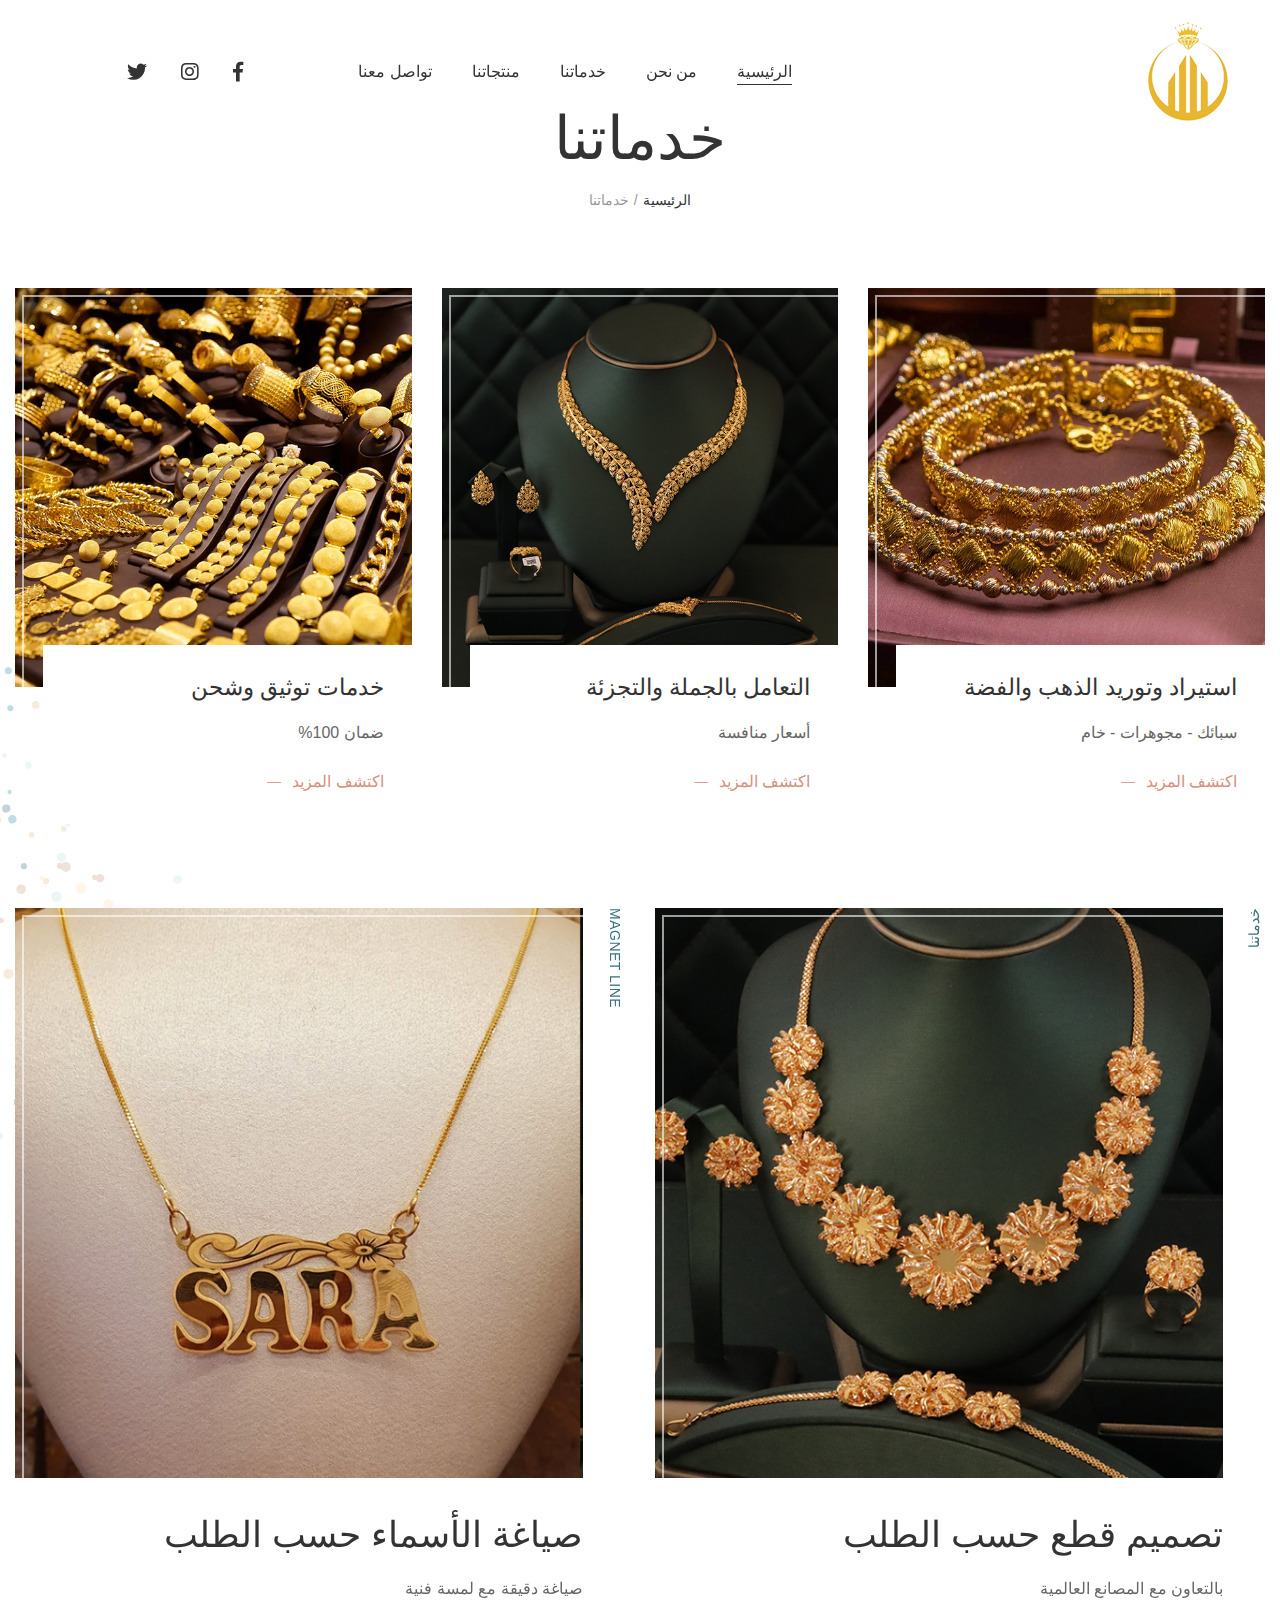
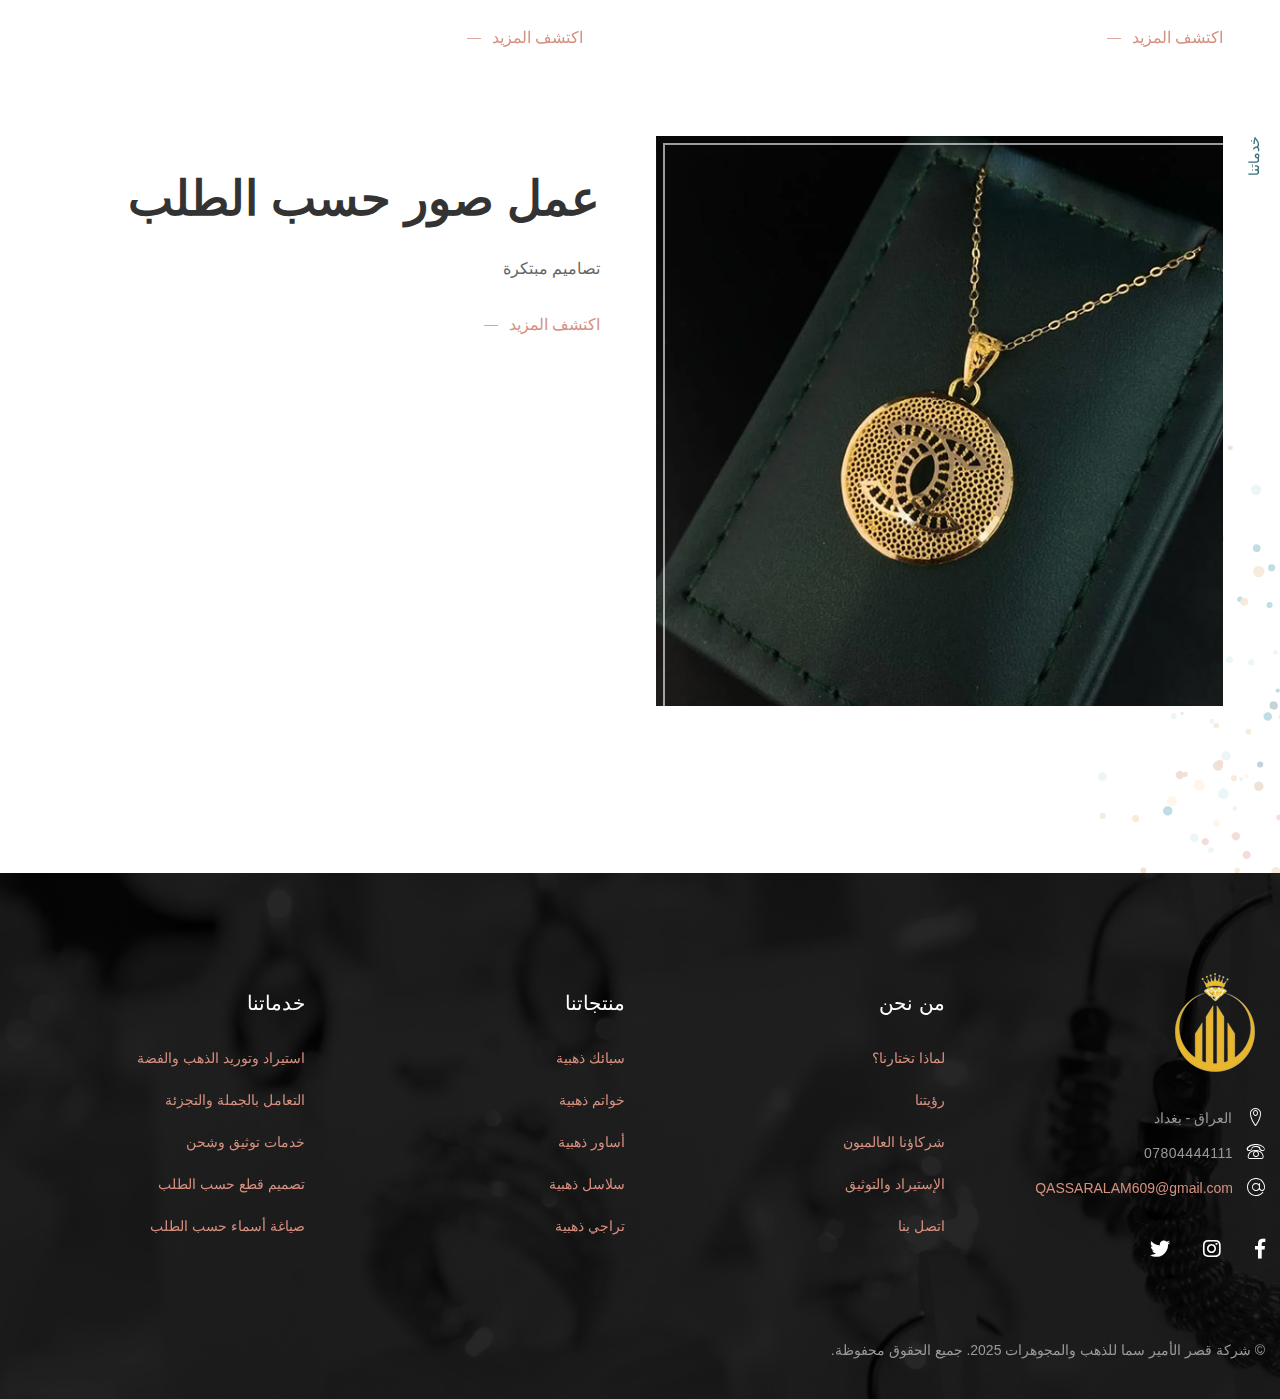
<file: services.html>
<!DOCTYPE html>
<html lang="en">
  <head>
    <!--================ Basic page needs ================-->
    <title>SAMA</title>
    <meta charset="UTF-8">
    <meta name="author" content="">
    <meta name="keywords" content="">
    <meta name="description" content="">
    <!--================ Mobile specific metas ================-->
    <meta name="viewport" content="width=device-width, initial-scale=1.0">
    <!--================ Favicon ================-->
    <link rel="shortcut icon" href="images/favicon.ico">
    <!--================ Google web fonts ================-->
    <link href="https://fonts.googleapis.com/css?family=Maven+Pro:400,500,700%7CRoboto:300,300i,400,400i,500,500i,700,700i,900,900i&display=swap" rel="stylesheet">
    <!--================ Vendor CSS ================-->
    <link rel="stylesheet" href="css/fontawesome-all.min.css">
    <link rel="stylesheet" href="css/linearicons.css">
    <link rel="stylesheet" href="vendors/owl-carousel/assets/owl.carousel.min.css">
    <link rel="stylesheet" href="vendors/monkeysan-tooltip/monkeysan-jquery-tooltip.css">
    <link rel="stylesheet" href="vendors/fancybox/jquery.fancybox.min.css">
    <link rel="stylesheet" href="vendors/arcticmodal/jquery.arcticmodal-0.3.css">
    
    <link rel="stylesheet" href="css/bootstrap.min.css">
     <link rel="stylesheet" href="css/animate.min.css">
    <!--================ Theme CSS ================-->
    <link rel="stylesheet" href="css/style.css">
    <link rel="stylesheet" href="css/rtl.css">
    <link rel="stylesheet" href="css/responsive.css">
    <!--================ Vendor JS ================-->
  </head>
  <body class="mad-body--scheme-brown">
    <div class="mad-preloader"></div>
    <div id="mad-page-wrapper" class="mad-page-wrapper">
      
    <!--================ Header ================-->
    <div id="header-placeholder"></div>

    <script>
      fetch("header.html")
        .then(response => response.text())
        .then(data => {
          document.getElementById("header-placeholder").innerHTML = data;
        });
    </script>



    
    <!--================ End of Header ================-->
      <!--================ Breadcrumb ================-->
      <div class="mad-breadcrumb">
        <div class="container">
          <h1 class="mad-page-title mad-title-with-line">خدماتنا</h1>
          <nav class="mad-breadcrumb-path"><span><a href="index.html">الرئيسية</a></span>/<span>خدماتنا</span>
          </nav>
        </div>
      </div>
      <!--================ End of Breadcrumb ================-->
      <div class="mad-content">
        <div class="container">
          <!--================ Content Section ================-->
          <div class="content-element-2">
            <!--================ Image Boxes (Style 1) ================-->
            <div class="mad-image-boxes item-col-3">
              <div class="mad-col">
                <!--================ Image Box ================-->
                <div class="mad-image-box">
                  <div class="mad-image-box-media"><a href="#" class="mad-ln--independent"><img src="images/606x609_product1.jpg" alt=""></a></div>
                  <div class="image-box-content">
                    <h2 class="mad-image-box-title"><a href="#">استيراد وتوريد الذهب والفضة</a></h2>
                    <p>سبائك - مجوهرات - خام  </p>
                    <a href="#" class="read-more">اكتشف المزيد</a>
                  </div>
                </div>
                <!--================ End of Image Box ================-->
              </div>
              <div class="mad-col">
                <!--================ Image Box ================-->
                <div class="mad-image-box">
                  <div class="mad-image-box-media"><a href="#" class="mad-ln--independent"><img src="images/606x609_product2.jpg" alt=""></a></div>
                  <div class="image-box-content">
                    <h2 class="mad-image-box-title"><a href="#">التعامل بالجملة والتجزئة</a></h2>
                    <p>أسعار منافسة</p>
                    <a href="#" class="read-more">اكتشف المزيد</a>
                  </div>
                </div>
                <!--================ End of Image Box ================-->
              </div>
              <div class="mad-col">
                <!--================ Image Box ================-->
                <div class="mad-image-box">
                  <div class="mad-image-box-media"><a href="#" class="mad-ln--independent"><img src="images/606x609_product3.jpg" alt=""></a></div>
                  <div class="image-box-content">
                    <h2 class="mad-image-box-title"><a href="#">خدمات توثيق وشحن</a></h2>
                    <p>ضمان 100%</p>
                    <a href="#" class="read-more">اكتشف المزيد</a>
                  </div>
                </div>
                <!--================ End of Image Box ================-->
              </div>
            </div>
            <!--================ End of Image Boxes (Style 1) ================-->
          </div>
          <!--================ Content Section ================-->
          <!--================ Content Section ================-->
          <div class="content-element-2">
            <!--================ Image Boxes (Style 2) ================-->
            <div class="mad-image-boxes style-2 item-col-2">
              <div class="mad-col">
                <!--================ Image Box ================-->
                <div class="mad-image-box">
                  <span class="mad-image-cat">خدماتنا</span>
                  <div class="mad-image-box-media"><a href="#" class="mad-ln--independent"><img src="images/606x609_product4.jpg" alt=""></a></div>
                  <div class="image-box-content">
                    <h2 class="mad-image-box-title"><a href="#">تصميم قطع حسب الطلب</a></h2>
                    <p>بالتعاون مع المصانع العالمية</p>
                    <a href="#" class="read-more">اكتشف المزيد</a>
                  </div>
                </div>
                <!--================ End of Image Box ================-->
              </div>
              <div class="mad-col">
                <!--================ Image Box ================-->
                <div class="mad-image-box rev-style">
                  <span class="mad-image-cat">magnet line</span>
                  <div class="mad-image-box-media"><a href="#" class="mad-ln--independent"><img src="images/606x609_product5.jpg" alt=""></a></div>
                  <div class="image-box-content">
                    <h2 class="mad-image-box-title"><a href="#">صياغة الأسماء حسب الطلب</a></h2>
                    <p>صياغة دقيقة مع لمسة فنية</p>
                    <a href="#" class="read-more">اكتشف المزيد</a>
                  </div>
                </div>
                <!--================ End of Image Box ================-->
              </div>
            </div>
            <!--================ End of Image Boxes (Style 2) ================-->
          </div>
          <!--================ Content Section ================-->
          <!--================ Content Section ================-->
          <div class="content-element-2">
            <!--================ Image Boxes (Style 3) ================-->
            <div class="mad-image-boxes style-2 full-width">
              <div class="mad-col">
                <!--================ Image Box ================-->
                <div class="mad-image-box">
                  <span class="mad-image-cat">خدماتنا</span>
                  <div class="mad-image-box-media"><a href="#" class="mad-ln--independent"><img src="images/606x609_product6.jpg"
                        alt=""></a></div>
                  <div class="image-box-content">
                    <h2 class="mad-image-box-title"><a href="#">عمل صور حسب الطلب<br>
                    </a></h2>
                    <p>تصاميم مبتكرة</p>
                    <a href="#" class="read-more">اكتشف المزيد</a>
                  </div>
                </div>
                <!--================ End of Image Box ================-->
              </div>
            <!--================ End of Image Boxes (Style 2) ================-->
            </div>
          </div>
          <!--================ Content Section ================-->
        </div>
      </div>
      <!--================ Footer ================-->
      <div id="footer-placeholder"></div>

      <script>
        fetch("footer.html")
          .then(response => response.text())
          .then(data => {
            document.getElementById("footer-placeholder").innerHTML = data;
          });
      </script>
      <!--================ End of Footer ================-->
    </div>
    <script src="vendors/modernizr.js"></script>
    <script src="vendors/jquery-3.3.1.min.js"></script>
    <script src="vendors/nicescroll/jquery.nicescroll.min.js"></script>
    <script src="vendors/jquery.easing.1.3.min.js"></script>
    <script src="vendors/monkeysan.accordion.js"></script>
    <script src="vendors/monkeysan.tabs.min.js"></script>
    <script src="vendors/monkeysan-tooltip/monkeysan-jquery-tooltip.js"></script>
    <script src="vendors/monkeysan.jquery.nav.1.0.min.js"></script>
    <script src="vendors/owl-carousel/owl.carousel.min.js"></script>
    <script src="vendors/arcticmodal/jquery.arcticmodal-0.3.min.js"></script>
    <script src="vendors/fancybox/jquery.fancybox.min.js"></script>
    <script src="vendors/monkeysan.validator.min.js"></script>
    <script src="vendors/handlebars-v4.0.5.min.js"></script>
    <script src="vendors/retina.min.js"></script>
    <script src="js/modules/mad.alert-box.min.js"></script>
    <script src="js/modules/mad.newsletter-form.min.js"></script>
    <script src="js/modules/mad.sticky-header-section.min.js"></script>
    <script src="js/mad.app.js"></script>
  </body>
</html>
</file>
<file: css/linearicons.css>
@font-face {
	font-family: 'Linearicons';
	src: url('../fonts/Linearicons.ttf') format('truetype');
	font-weight: normal;
	font-style: normal;
}
[class^="licon-"], [class*="licon-"] {
	font-family: 'Linearicons';
	speak: none;
	font-style: normal;
	font-weight: normal;
	font-variant: normal;
	text-transform: none;
	line-height: 1;
	
	/* Enable Ligatures ================ */
	-webkit-font-feature-settings: "liga";
	-moz-font-feature-settings: "liga=1";
	-moz-font-feature-settings: "liga";
	-ms-font-feature-settings: "liga" 1;
	-o-font-feature-settings: "liga";
	font-feature-settings: "liga";

	/* Better Font Rendering =========== */
	-webkit-font-smoothing: antialiased;
	-moz-osx-font-smoothing: grayscale;
}
.licon-home:before {
	content: "\e600";
}
.licon-home2:before {
	content: "\e601";
}
.licon-home3:before {
	content: "\e602";
}
.licon-home4:before {
	content: "\e603";
}
.licon-home5:before {
	content: "\e604";
}
.licon-home6:before {
	content: "\e605";
}
.licon-bathtub:before {
	content: "\e606";
}
.licon-toothbrush:before {
	content: "\e607";
}
.licon-bed:before {
	content: "\e608";
}
.licon-couch:before {
	content: "\e609";
}
.licon-chair:before {
	content: "\e60a";
}
.licon-city:before {
	content: "\e60b";
}
.licon-apartment:before {
	content: "\e60c";
}
.licon-pencil:before {
	content: "\e60d";
}
.licon-pencil2:before {
	content: "\e60e";
}
.licon-pen:before {
	content: "\e60f";
}
.licon-pencil3:before {
	content: "\e610";
}
.licon-eraser:before {
	content: "\e611";
}
.licon-pencil4:before {
	content: "\e612";
}
.licon-pencil5:before {
	content: "\e613";
}
.licon-feather:before {
	content: "\e614";
}
.licon-feather2:before {
	content: "\e615";
}
.licon-feather3:before {
	content: "\e616";
}
.licon-pen2:before {
	content: "\e617";
}
.licon-pen-add:before {
	content: "\e618";
}
.licon-pen-remove:before {
	content: "\e619";
}
.licon-vector:before {
	content: "\e61a";
}
.licon-pen3:before {
	content: "\e61b";
}
.licon-blog:before {
	content: "\e61c";
}
.licon-brush:before {
	content: "\e61d";
}
.licon-brush2:before {
	content: "\e61e";
}
.licon-spray:before {
	content: "\e61f";
}
.licon-paint-roller:before {
	content: "\e620";
}
.licon-stamp:before {
	content: "\e621";
}
.licon-tape:before {
	content: "\e622";
}
.licon-desk-tape:before {
	content: "\e623";
}
.licon-texture:before {
	content: "\e624";
}
.licon-eye-dropper:before {
	content: "\e625";
}
.licon-palette:before {
	content: "\e626";
}
.licon-color-sampler:before {
	content: "\e627";
}
.licon-bucket:before {
	content: "\e628";
}
.licon-gradient:before {
	content: "\e629";
}
.licon-gradient2:before {
	content: "\e62a";
}
.licon-magic-wand:before {
	content: "\e62b";
}
.licon-magnet:before {
	content: "\e62c";
}
.licon-pencil-ruler:before {
	content: "\e62d";
}
.licon-pencil-ruler2:before {
	content: "\e62e";
}
.licon-compass:before {
	content: "\e62f";
}
.licon-aim:before {
	content: "\e630";
}
.licon-gun:before {
	content: "\e631";
}
.licon-bottle:before {
	content: "\e632";
}
.licon-drop:before {
	content: "\e633";
}
.licon-drop-crossed:before {
	content: "\e634";
}
.licon-drop2:before {
	content: "\e635";
}
.licon-snow:before {
	content: "\e636";
}
.licon-snow2:before {
	content: "\e637";
}
.licon-fire:before {
	content: "\e638";
}
.licon-lighter:before {
	content: "\e639";
}
.licon-knife:before {
	content: "\e63a";
}
.licon-dagger:before {
	content: "\e63b";
}
.licon-tissue:before {
	content: "\e63c";
}
.licon-toilet-paper:before {
	content: "\e63d";
}
.licon-poop:before {
	content: "\e63e";
}
.licon-umbrella:before {
	content: "\e63f";
}
.licon-umbrella2:before {
	content: "\e640";
}
.licon-rain:before {
	content: "\e641";
}
.licon-tornado:before {
	content: "\e642";
}
.licon-wind:before {
	content: "\e643";
}
.licon-fan:before {
	content: "\e644";
}
.licon-contrast:before {
	content: "\e645";
}
.licon-sun-small:before {
	content: "\e646";
}
.licon-sun:before {
	content: "\e647";
}
.licon-sun2:before {
	content: "\e648";
}
.licon-moon:before {
	content: "\e649";
}
.licon-cloud:before {
	content: "\e64a";
}
.licon-cloud-upload:before {
	content: "\e64b";
}
.licon-cloud-download:before {
	content: "\e64c";
}
.licon-cloud-rain:before {
	content: "\e64d";
}
.licon-cloud-hailstones:before {
	content: "\e64e";
}
.licon-cloud-snow:before {
	content: "\e64f";
}
.licon-cloud-windy:before {
	content: "\e650";
}
.licon-sun-wind:before {
	content: "\e651";
}
.licon-cloud-fog:before {
	content: "\e652";
}
.licon-cloud-sun:before {
	content: "\e653";
}
.licon-cloud-lightning:before {
	content: "\e654";
}
.licon-cloud-sync:before {
	content: "\e655";
}
.licon-cloud-lock:before {
	content: "\e656";
}
.licon-cloud-gear:before {
	content: "\e657";
}
.licon-cloud-alert:before {
	content: "\e658";
}
.licon-cloud-check:before {
	content: "\e659";
}
.licon-cloud-cross:before {
	content: "\e65a";
}
.licon-cloud-crossed:before {
	content: "\e65b";
}
.licon-cloud-database:before {
	content: "\e65c";
}
.licon-database:before {
	content: "\e65d";
}
.licon-database-add:before {
	content: "\e65e";
}
.licon-database-remove:before {
	content: "\e65f";
}
.licon-database-lock:before {
	content: "\e660";
}
.licon-database-refresh:before {
	content: "\e661";
}
.licon-database-check:before {
	content: "\e662";
}
.licon-database-history:before {
	content: "\e663";
}
.licon-database-upload:before {
	content: "\e664";
}
.licon-database-download:before {
	content: "\e665";
}
.licon-server:before {
	content: "\e666";
}
.licon-shield:before {
	content: "\e667";
}
.licon-shield-check:before {
	content: "\e668";
}
.licon-shield-alert:before {
	content: "\e669";
}
.licon-shield-cross:before {
	content: "\e66a";
}
.licon-lock:before {
	content: "\e66b";
}
.licon-rotation-lock:before {
	content: "\e66c";
}
.licon-unlock:before {
	content: "\e66d";
}
.licon-key:before {
	content: "\e66e";
}
.licon-key-hole:before {
	content: "\e66f";
}
.licon-toggle-off:before {
	content: "\e670";
}
.licon-toggle-on:before {
	content: "\e671";
}
.licon-cog:before {
	content: "\e672";
}
.licon-cog2:before {
	content: "\e673";
}
.licon-wrench:before {
	content: "\e674";
}
.licon-screwdriver:before {
	content: "\e675";
}
.licon-hammer-wrench:before {
	content: "\e676";
}
.licon-hammer:before {
	content: "\e677";
}
.licon-saw:before {
	content: "\e678";
}
.licon-axe:before {
	content: "\e679";
}
.licon-axe2:before {
	content: "\e67a";
}
.licon-shovel:before {
	content: "\e67b";
}
.licon-pickaxe:before {
	content: "\e67c";
}
.licon-factory:before {
	content: "\e67d";
}
.licon-factory2:before {
	content: "\e67e";
}
.licon-recycle:before {
	content: "\e67f";
}
.licon-trash:before {
	content: "\e680";
}
.licon-trash2:before {
	content: "\e681";
}
.licon-trash3:before {
	content: "\e682";
}
.licon-broom:before {
	content: "\e683";
}
.licon-game:before {
	content: "\e684";
}
.licon-gamepad:before {
	content: "\e685";
}
.licon-joystick:before {
	content: "\e686";
}
.licon-dice:before {
	content: "\e687";
}
.licon-spades:before {
	content: "\e688";
}
.licon-diamonds:before {
	content: "\e689";
}
.licon-clubs:before {
	content: "\e68a";
}
.licon-hearts:before {
	content: "\e68b";
}
.licon-heart:before {
	content: "\e68c";
}
.licon-star:before {
	content: "\e68d";
}
.licon-star-half:before {
	content: "\e68e";
}
.licon-star-empty:before {
	content: "\e68f";
}
.licon-flag:before {
	content: "\e690";
}
.licon-flag2:before {
	content: "\e691";
}
.licon-flag3:before {
	content: "\e692";
}
.licon-mailbox-full:before {
	content: "\e693";
}
.licon-mailbox-empty:before {
	content: "\e694";
}
.licon-at-sign:before {
	content: "\e695";
}
.licon-envelope:before {
	content: "\e696";
}
.licon-envelope-open:before {
	content: "\e697";
}
.licon-paperclip:before {
	content: "\e698";
}
.licon-paper-plane:before {
	content: "\e699";
}
.licon-reply:before {
	content: "\e69a";
}
.licon-reply-all:before {
	content: "\e69b";
}
.licon-inbox:before {
	content: "\e69c";
}
.licon-inbox2:before {
	content: "\e69d";
}
.licon-outbox:before {
	content: "\e69e";
}
.licon-box:before {
	content: "\e69f";
}
.licon-archive:before {
	content: "\e6a0";
}
.licon-archive2:before {
	content: "\e6a1";
}
.licon-drawers:before {
	content: "\e6a2";
}
.licon-drawers2:before {
	content: "\e6a3";
}
.licon-drawers3:before {
	content: "\e6a4";
}
.licon-eye:before {
	content: "\e6a5";
}
.licon-eye-crossed:before {
	content: "\e6a6";
}
.licon-eye-plus:before {
	content: "\e6a7";
}
.licon-eye-minus:before {
	content: "\e6a8";
}
.licon-binoculars:before {
	content: "\e6a9";
}
.licon-binoculars2:before {
	content: "\e6aa";
}
.licon-hdd:before {
	content: "\e6ab";
}
.licon-hdd-down:before {
	content: "\e6ac";
}
.licon-hdd-up:before {
	content: "\e6ad";
}
.licon-floppy-disk:before {
	content: "\e6ae";
}
.licon-disc:before {
	content: "\e6af";
}
.licon-tape2:before {
	content: "\e6b0";
}
.licon-printer:before {
	content: "\e6b1";
}
.licon-shredder:before {
	content: "\e6b2";
}
.licon-file-empty:before {
	content: "\e6b3";
}
.licon-file-add:before {
	content: "\e6b4";
}
.licon-file-check:before {
	content: "\e6b5";
}
.licon-file-lock:before {
	content: "\e6b6";
}
.licon-files:before {
	content: "\e6b7";
}
.licon-copy:before {
	content: "\e6b8";
}
.licon-compare:before {
	content: "\e6b9";
}
.licon-folder:before {
	content: "\e6ba";
}
.licon-folder-search:before {
	content: "\e6bb";
}
.licon-folder-plus:before {
	content: "\e6bc";
}
.licon-folder-minus:before {
	content: "\e6bd";
}
.licon-folder-download:before {
	content: "\e6be";
}
.licon-folder-upload:before {
	content: "\e6bf";
}
.licon-folder-star:before {
	content: "\e6c0";
}
.licon-folder-heart:before {
	content: "\e6c1";
}
.licon-folder-user:before {
	content: "\e6c2";
}
.licon-folder-shared:before {
	content: "\e6c3";
}
.licon-folder-music:before {
	content: "\e6c4";
}
.licon-folder-picture:before {
	content: "\e6c5";
}
.licon-folder-film:before {
	content: "\e6c6";
}
.licon-scissors:before {
	content: "\e6c7";
}
.licon-paste:before {
	content: "\e6c8";
}
.licon-clipboard-empty:before {
	content: "\e6c9";
}
.licon-clipboard-pencil:before {
	content: "\e6ca";
}
.licon-clipboard-text:before {
	content: "\e6cb";
}
.licon-clipboard-check:before {
	content: "\e6cc";
}
.licon-clipboard-down:before {
	content: "\e6cd";
}
.licon-clipboard-left:before {
	content: "\e6ce";
}
.licon-clipboard-alert:before {
	content: "\e6cf";
}
.licon-clipboard-user:before {
	content: "\e6d0";
}
.licon-register:before {
	content: "\e6d1";
}
.licon-enter:before {
	content: "\e6d2";
}
.licon-exit:before {
	content: "\e6d3";
}
.licon-papers:before {
	content: "\e6d4";
}
.licon-news:before {
	content: "\e6d5";
}
.licon-reading:before {
	content: "\e6d6";
}
.licon-typewriter:before {
	content: "\e6d7";
}
.licon-document:before {
	content: "\e6d8";
}
.licon-document2:before {
	content: "\e6d9";
}
.licon-graduation-hat:before {
	content: "\e6da";
}
.licon-license:before {
	content: "\e6db";
}
.licon-license2:before {
	content: "\e6dc";
}
.licon-medal-empty:before {
	content: "\e6dd";
}
.licon-medal-first:before {
	content: "\e6de";
}
.licon-medal-second:before {
	content: "\e6df";
}
.licon-medal-third:before {
	content: "\e6e0";
}
.licon-podium:before {
	content: "\e6e1";
}
.licon-trophy:before {
	content: "\e6e2";
}
.licon-trophy2:before {
	content: "\e6e3";
}
.licon-music-note:before {
	content: "\e6e4";
}
.licon-music-note2:before {
	content: "\e6e5";
}
.licon-music-note3:before {
	content: "\e6e6";
}
.licon-playlist:before {
	content: "\e6e7";
}
.licon-playlist-add:before {
	content: "\e6e8";
}
.licon-guitar:before {
	content: "\e6e9";
}
.licon-trumpet:before {
	content: "\e6ea";
}
.licon-album:before {
	content: "\e6eb";
}
.licon-shuffle:before {
	content: "\e6ec";
}
.licon-repeat-one:before {
	content: "\e6ed";
}
.licon-repeat:before {
	content: "\e6ee";
}
.licon-headphones:before {
	content: "\e6ef";
}
.licon-headset:before {
	content: "\e6f0";
}
.licon-loudspeaker:before {
	content: "\e6f1";
}
.licon-equalizer:before {
	content: "\e6f2";
}
.licon-theater:before {
	content: "\e6f3";
}
.licon-3d-glasses:before {
	content: "\e6f4";
}
.licon-ticket:before {
	content: "\e6f5";
}
.licon-presentation:before {
	content: "\e6f6";
}
.licon-play:before {
	content: "\e6f7";
}
.licon-film-play:before {
	content: "\e6f8";
}
.licon-clapboard-play:before {
	content: "\e6f9";
}
.licon-media:before {
	content: "\e6fa";
}
.licon-film:before {
	content: "\e6fb";
}
.licon-film2:before {
	content: "\e6fc";
}
.licon-surveillance:before {
	content: "\e6fd";
}
.licon-surveillance2:before {
	content: "\e6fe";
}
.licon-camera:before {
	content: "\e6ff";
}
.licon-camera-crossed:before {
	content: "\e700";
}
.licon-camera-play:before {
	content: "\e701";
}
.licon-time-lapse:before {
	content: "\e702";
}
.licon-record:before {
	content: "\e703";
}
.licon-camera2:before {
	content: "\e704";
}
.licon-camera-flip:before {
	content: "\e705";
}
.licon-panorama:before {
	content: "\e706";
}
.licon-time-lapse2:before {
	content: "\e707";
}
.licon-shutter:before {
	content: "\e708";
}
.licon-shutter2:before {
	content: "\e709";
}
.licon-face-detection:before {
	content: "\e70a";
}
.licon-flare:before {
	content: "\e70b";
}
.licon-convex:before {
	content: "\e70c";
}
.licon-concave:before {
	content: "\e70d";
}
.licon-picture:before {
	content: "\e70e";
}
.licon-picture2:before {
	content: "\e70f";
}
.licon-picture3:before {
	content: "\e710";
}
.licon-pictures:before {
	content: "\e711";
}
.licon-book:before {
	content: "\e712";
}
.licon-audio-book:before {
	content: "\e713";
}
.licon-book2:before {
	content: "\e714";
}
.licon-bookmark:before {
	content: "\e715";
}
.licon-bookmark2:before {
	content: "\e716";
}
.licon-label:before {
	content: "\e717";
}
.licon-library:before {
	content: "\e718";
}
.licon-library2:before {
	content: "\e719";
}
.licon-contacts:before {
	content: "\e71a";
}
.licon-profile:before {
	content: "\e71b";
}
.licon-portrait:before {
	content: "\e71c";
}
.licon-portrait2:before {
	content: "\e71d";
}
.licon-user:before {
	content: "\e71e";
}
.licon-user-plus:before {
	content: "\e71f";
}
.licon-user-minus:before {
	content: "\e720";
}
.licon-user-lock:before {
	content: "\e721";
}
.licon-users:before {
	content: "\e722";
}
.licon-users2:before {
	content: "\e723";
}
.licon-users-plus:before {
	content: "\e724";
}
.licon-users-minus:before {
	content: "\e725";
}
.licon-group-work:before {
	content: "\e726";
}
.licon-woman:before {
	content: "\e727";
}
.licon-man:before {
	content: "\e728";
}
.licon-baby:before {
	content: "\e729";
}
.licon-baby2:before {
	content: "\e72a";
}
.licon-baby3:before {
	content: "\e72b";
}
.licon-baby-bottle:before {
	content: "\e72c";
}
.licon-walk:before {
	content: "\e72d";
}
.licon-hand-waving:before {
	content: "\e72e";
}
.licon-jump:before {
	content: "\e72f";
}
.licon-run:before {
	content: "\e730";
}
.licon-woman2:before {
	content: "\e731";
}
.licon-man2:before {
	content: "\e732";
}
.licon-man-woman:before {
	content: "\e733";
}
.licon-height:before {
	content: "\e734";
}
.licon-weight:before {
	content: "\e735";
}
.licon-scale:before {
	content: "\e736";
}
.licon-button:before {
	content: "\e737";
}
.licon-bow-tie:before {
	content: "\e738";
}
.licon-tie:before {
	content: "\e739";
}
.licon-socks:before {
	content: "\e73a";
}
.licon-shoe:before {
	content: "\e73b";
}
.licon-shoes:before {
	content: "\e73c";
}
.licon-hat:before {
	content: "\e73d";
}
.licon-pants:before {
	content: "\e73e";
}
.licon-shorts:before {
	content: "\e73f";
}
.licon-flip-flops:before {
	content: "\e740";
}
.licon-shirt:before {
	content: "\e741";
}
.licon-hanger:before {
	content: "\e742";
}
.licon-laundry:before {
	content: "\e743";
}
.licon-store:before {
	content: "\e744";
}
.licon-haircut:before {
	content: "\e745";
}
.licon-store-24:before {
	content: "\e746";
}
.licon-barcode:before {
	content: "\e747";
}
.licon-barcode2:before {
	content: "\e748";
}
.licon-barcode3:before {
	content: "\e749";
}
.licon-cashier:before {
	content: "\e74a";
}
.licon-bag:before {
	content: "\e74b";
}
.licon-bag2:before {
	content: "\e74c";
}
.licon-cart:before {
	content: "\e74d";
}
.licon-cart-empty:before {
	content: "\e74e";
}
.licon-cart-full:before {
	content: "\e74f";
}
.licon-cart-plus:before {
	content: "\e750";
}
.licon-cart-plus2:before {
	content: "\e751";
}
.licon-cart-add:before {
	content: "\e752";
}
.licon-cart-remove:before {
	content: "\e753";
}
.licon-cart-exchange:before {
	content: "\e754";
}
.licon-tag:before {
	content: "\e755";
}
.licon-tags:before {
	content: "\e756";
}
.licon-receipt:before {
	content: "\e757";
}
.licon-wallet:before {
	content: "\e758";
}
.licon-credit-card:before {
	content: "\e759";
}
.licon-cash-dollar:before {
	content: "\e75a";
}
.licon-cash-euro:before {
	content: "\e75b";
}
.licon-cash-pound:before {
	content: "\e75c";
}
.licon-cash-yen:before {
	content: "\e75d";
}
.licon-bag-dollar:before {
	content: "\e75e";
}
.licon-bag-euro:before {
	content: "\e75f";
}
.licon-bag-pound:before {
	content: "\e760";
}
.licon-bag-yen:before {
	content: "\e761";
}
.licon-coin-dollar:before {
	content: "\e762";
}
.licon-coin-euro:before {
	content: "\e763";
}
.licon-coin-pound:before {
	content: "\e764";
}
.licon-coin-yen:before {
	content: "\e765";
}
.licon-calculator:before {
	content: "\e766";
}
.licon-calculator2:before {
	content: "\e767";
}
.licon-abacus:before {
	content: "\e768";
}
.licon-vault:before {
	content: "\e769";
}
.licon-telephone:before {
	content: "\e76a";
}
.licon-phone-lock:before {
	content: "\e76b";
}
.licon-phone-wave:before {
	content: "\e76c";
}
.licon-phone-pause:before {
	content: "\e76d";
}
.licon-phone-outgoing:before {
	content: "\e76e";
}
.licon-phone-incoming:before {
	content: "\e76f";
}
.licon-phone-in-out:before {
	content: "\e770";
}
.licon-phone-error:before {
	content: "\e771";
}
.licon-phone-sip:before {
	content: "\e772";
}
.licon-phone-plus:before {
	content: "\e773";
}
.licon-phone-minus:before {
	content: "\e774";
}
.licon-voicemail:before {
	content: "\e775";
}
.licon-dial:before {
	content: "\e776";
}
.licon-telephone2:before {
	content: "\e777";
}
.licon-pushpin:before {
	content: "\e778";
}
.licon-pushpin2:before {
	content: "\e779";
}
.licon-map-marker:before {
	content: "\e77a";
}
.licon-map-marker-user:before {
	content: "\e77b";
}
.licon-map-marker-down:before {
	content: "\e77c";
}
.licon-map-marker-check:before {
	content: "\e77d";
}
.licon-map-marker-crossed:before {
	content: "\e77e";
}
.licon-radar:before {
	content: "\e77f";
}
.licon-compass2:before {
	content: "\e780";
}
.licon-map:before {
	content: "\e781";
}
.licon-map2:before {
	content: "\e782";
}
.licon-location:before {
	content: "\e783";
}
.licon-road-sign:before {
	content: "\e784";
}
.licon-calendar-empty:before {
	content: "\e785";
}
.licon-calendar-check:before {
	content: "\e786";
}
.licon-calendar-cross:before {
	content: "\e787";
}
.licon-calendar-31:before {
	content: "\e788";
}
.licon-calendar-full:before {
	content: "\e789";
}
.licon-calendar-insert:before {
	content: "\e78a";
}
.licon-calendar-text:before {
	content: "\e78b";
}
.licon-calendar-user:before {
	content: "\e78c";
}
.licon-mouse:before {
	content: "\e78d";
}
.licon-mouse-left:before {
	content: "\e78e";
}
.licon-mouse-right:before {
	content: "\e78f";
}
.licon-mouse-both:before {
	content: "\e790";
}
.licon-keyboard:before {
	content: "\e791";
}
.licon-keyboard-up:before {
	content: "\e792";
}
.licon-keyboard-down:before {
	content: "\e793";
}
.licon-delete:before {
	content: "\e794";
}
.licon-spell-check:before {
	content: "\e795";
}
.licon-escape:before {
	content: "\e796";
}
.licon-enter2:before {
	content: "\e797";
}
.licon-screen:before {
	content: "\e798";
}
.licon-aspect-ratio:before {
	content: "\e799";
}
.licon-signal:before {
	content: "\e79a";
}
.licon-signal-lock:before {
	content: "\e79b";
}
.licon-signal-80:before {
	content: "\e79c";
}
.licon-signal-60:before {
	content: "\e79d";
}
.licon-signal-40:before {
	content: "\e79e";
}
.licon-signal-20:before {
	content: "\e79f";
}
.licon-signal-0:before {
	content: "\e7a0";
}
.licon-signal-blocked:before {
	content: "\e7a1";
}
.licon-sim:before {
	content: "\e7a2";
}
.licon-flash-memory:before {
	content: "\e7a3";
}
.licon-usb-drive:before {
	content: "\e7a4";
}
.licon-phone:before {
	content: "\e7a5";
}
.licon-smartphone:before {
	content: "\e7a6";
}
.licon-smartphone-notification:before {
	content: "\e7a7";
}
.licon-smartphone-vibration:before {
	content: "\e7a8";
}
.licon-smartphone-embed:before {
	content: "\e7a9";
}
.licon-smartphone-waves:before {
	content: "\e7aa";
}
.licon-tablet:before {
	content: "\e7ab";
}
.licon-tablet2:before {
	content: "\e7ac";
}
.licon-laptop:before {
	content: "\e7ad";
}
.licon-laptop-phone:before {
	content: "\e7ae";
}
.licon-desktop:before {
	content: "\e7af";
}
.licon-launch:before {
	content: "\e7b0";
}
.licon-new-tab:before {
	content: "\e7b1";
}
.licon-window:before {
	content: "\e7b2";
}
.licon-cable:before {
	content: "\e7b3";
}
.licon-cable2:before {
	content: "\e7b4";
}
.licon-tv:before {
	content: "\e7b5";
}
.licon-radio:before {
	content: "\e7b6";
}
.licon-remote-control:before {
	content: "\e7b7";
}
.licon-power-switch:before {
	content: "\e7b8";
}
.licon-power:before {
	content: "\e7b9";
}
.licon-power-crossed:before {
	content: "\e7ba";
}
.licon-flash-auto:before {
	content: "\e7bb";
}
.licon-lamp:before {
	content: "\e7bc";
}
.licon-flashlight:before {
	content: "\e7bd";
}
.licon-lampshade:before {
	content: "\e7be";
}
.licon-cord:before {
	content: "\e7bf";
}
.licon-outlet:before {
	content: "\e7c0";
}
.licon-battery-power:before {
	content: "\e7c1";
}
.licon-battery-empty:before {
	content: "\e7c2";
}
.licon-battery-alert:before {
	content: "\e7c3";
}
.licon-battery-error:before {
	content: "\e7c4";
}
.licon-battery-low1:before {
	content: "\e7c5";
}
.licon-battery-low2:before {
	content: "\e7c6";
}
.licon-battery-low3:before {
	content: "\e7c7";
}
.licon-battery-mid1:before {
	content: "\e7c8";
}
.licon-battery-mid2:before {
	content: "\e7c9";
}
.licon-battery-mid3:before {
	content: "\e7ca";
}
.licon-battery-full:before {
	content: "\e7cb";
}
.licon-battery-charging:before {
	content: "\e7cc";
}
.licon-battery-charging2:before {
	content: "\e7cd";
}
.licon-battery-charging3:before {
	content: "\e7ce";
}
.licon-battery-charging4:before {
	content: "\e7cf";
}
.licon-battery-charging5:before {
	content: "\e7d0";
}
.licon-battery-charging6:before {
	content: "\e7d1";
}
.licon-battery-charging7:before {
	content: "\e7d2";
}
.licon-chip:before {
	content: "\e7d3";
}
.licon-chip-x64:before {
	content: "\e7d4";
}
.licon-chip-x86:before {
	content: "\e7d5";
}
.licon-bubble:before {
	content: "\e7d6";
}
.licon-bubbles:before {
	content: "\e7d7";
}
.licon-bubble-dots:before {
	content: "\e7d8";
}
.licon-bubble-alert:before {
	content: "\e7d9";
}
.licon-bubble-question:before {
	content: "\e7da";
}
.licon-bubble-text:before {
	content: "\e7db";
}
.licon-bubble-pencil:before {
	content: "\e7dc";
}
.licon-bubble-picture:before {
	content: "\e7dd";
}
.licon-bubble-video:before {
	content: "\e7de";
}
.licon-bubble-user:before {
	content: "\e7df";
}
.licon-bubble-quote:before {
	content: "\e7e0";
}
.licon-bubble-heart:before {
	content: "\e7e1";
}
.licon-bubble-emoticon:before {
	content: "\e7e2";
}
.licon-bubble-attachment:before {
	content: "\e7e3";
}
.licon-phone-bubble:before {
	content: "\e7e4";
}
.licon-quote-open:before {
	content: "\e7e5";
}
.licon-quote-close:before {
	content: "\e7e6";
}
.licon-dna:before {
	content: "\e7e7";
}
.licon-heart-pulse:before {
	content: "\e7e8";
}
.licon-pulse:before {
	content: "\e7e9";
}
.licon-syringe:before {
	content: "\e7ea";
}
.licon-pills:before {
	content: "\e7eb";
}
.licon-first-aid:before {
	content: "\e7ec";
}
.licon-lifebuoy:before {
	content: "\e7ed";
}
.licon-bandage:before {
	content: "\e7ee";
}
.licon-bandages:before {
	content: "\e7ef";
}
.licon-thermometer:before {
	content: "\e7f0";
}
.licon-microscope:before {
	content: "\e7f1";
}
.licon-brain:before {
	content: "\e7f2";
}
.licon-beaker:before {
	content: "\e7f3";
}
.licon-skull:before {
	content: "\e7f4";
}
.licon-bone:before {
	content: "\e7f5";
}
.licon-construction:before {
	content: "\e7f6";
}
.licon-construction-cone:before {
	content: "\e7f7";
}
.licon-pie-chart:before {
	content: "\e7f8";
}
.licon-pie-chart2:before {
	content: "\e7f9";
}
.licon-graph:before {
	content: "\e7fa";
}
.licon-chart-growth:before {
	content: "\e7fb";
}
.licon-chart-bars:before {
	content: "\e7fc";
}
.licon-chart-settings:before {
	content: "\e7fd";
}
.licon-cake:before {
	content: "\e7fe";
}
.licon-gift:before {
	content: "\e7ff";
}
.licon-balloon:before {
	content: "\e800";
}
.licon-rank:before {
	content: "\e801";
}
.licon-rank2:before {
	content: "\e802";
}
.licon-rank3:before {
	content: "\e803";
}
.licon-crown:before {
	content: "\e804";
}
.licon-lotus:before {
	content: "\e805";
}
.licon-diamond:before {
	content: "\e806";
}
.licon-diamond2:before {
	content: "\e807";
}
.licon-diamond3:before {
	content: "\e808";
}
.licon-diamond4:before {
	content: "\e809";
}
.licon-linearicons:before {
	content: "\e80a";
}
.licon-teacup:before {
	content: "\e80b";
}
.licon-teapot:before {
	content: "\e80c";
}
.licon-glass:before {
	content: "\e80d";
}
.licon-bottle2:before {
	content: "\e80e";
}
.licon-glass-cocktail:before {
	content: "\e80f";
}
.licon-glass2:before {
	content: "\e810";
}
.licon-dinner:before {
	content: "\e811";
}
.licon-dinner2:before {
	content: "\e812";
}
.licon-chef:before {
	content: "\e813";
}
.licon-scale2:before {
	content: "\e814";
}
.licon-egg:before {
	content: "\e815";
}
.licon-egg2:before {
	content: "\e816";
}
.licon-eggs:before {
	content: "\e817";
}
.licon-platter:before {
	content: "\e818";
}
.licon-steak:before {
	content: "\e819";
}
.licon-hamburger:before {
	content: "\e81a";
}
.licon-hotdog:before {
	content: "\e81b";
}
.licon-pizza:before {
	content: "\e81c";
}
.licon-sausage:before {
	content: "\e81d";
}
.licon-chicken:before {
	content: "\e81e";
}
.licon-fish:before {
	content: "\e81f";
}
.licon-carrot:before {
	content: "\e820";
}
.licon-cheese:before {
	content: "\e821";
}
.licon-bread:before {
	content: "\e822";
}
.licon-ice-cream:before {
	content: "\e823";
}
.licon-ice-cream2:before {
	content: "\e824";
}
.licon-candy:before {
	content: "\e825";
}
.licon-lollipop:before {
	content: "\e826";
}
.licon-coffee-bean:before {
	content: "\e827";
}
.licon-coffee-cup:before {
	content: "\e828";
}
.licon-cherry:before {
	content: "\e829";
}
.licon-grapes:before {
	content: "\e82a";
}
.licon-citrus:before {
	content: "\e82b";
}
.licon-apple:before {
	content: "\e82c";
}
.licon-leaf:before {
	content: "\e82d";
}
.licon-landscape:before {
	content: "\e82e";
}
.licon-pine-tree:before {
	content: "\e82f";
}
.licon-tree:before {
	content: "\e830";
}
.licon-cactus:before {
	content: "\e831";
}
.licon-paw:before {
	content: "\e832";
}
.licon-footprint:before {
	content: "\e833";
}
.licon-speed-slow:before {
	content: "\e834";
}
.licon-speed-medium:before {
	content: "\e835";
}
.licon-speed-fast:before {
	content: "\e836";
}
.licon-rocket:before {
	content: "\e837";
}
.licon-hammer2:before {
	content: "\e838";
}
.licon-balance:before {
	content: "\e839";
}
.licon-briefcase:before {
	content: "\e83a";
}
.licon-luggage-weight:before {
	content: "\e83b";
}
.licon-dolly:before {
	content: "\e83c";
}
.licon-plane:before {
	content: "\e83d";
}
.licon-plane-crossed:before {
	content: "\e83e";
}
.licon-helicopter:before {
	content: "\e83f";
}
.licon-traffic-lights:before {
	content: "\e840";
}
.licon-siren:before {
	content: "\e841";
}
.licon-road:before {
	content: "\e842";
}
.licon-engine:before {
	content: "\e843";
}
.licon-oil-pressure:before {
	content: "\e844";
}
.licon-coolant-temperature:before {
	content: "\e845";
}
.licon-car-battery:before {
	content: "\e846";
}
.licon-gas:before {
	content: "\e847";
}
.licon-gallon:before {
	content: "\e848";
}
.licon-transmission:before {
	content: "\e849";
}
.licon-car:before {
	content: "\e84a";
}
.licon-car-wash:before {
	content: "\e84b";
}
.licon-car-wash2:before {
	content: "\e84c";
}
.licon-bus:before {
	content: "\e84d";
}
.licon-bus2:before {
	content: "\e84e";
}
.licon-car2:before {
	content: "\e84f";
}
.licon-parking:before {
	content: "\e850";
}
.licon-car-lock:before {
	content: "\e851";
}
.licon-taxi:before {
	content: "\e852";
}
.licon-car-siren:before {
	content: "\e853";
}
.licon-car-wash3:before {
	content: "\e854";
}
.licon-car-wash4:before {
	content: "\e855";
}
.licon-ambulance:before {
	content: "\e856";
}
.licon-truck:before {
	content: "\e857";
}
.licon-trailer:before {
	content: "\e858";
}
.licon-scale-truck:before {
	content: "\e859";
}
.licon-train:before {
	content: "\e85a";
}
.licon-ship:before {
	content: "\e85b";
}
.licon-ship2:before {
	content: "\e85c";
}
.licon-anchor:before {
	content: "\e85d";
}
.licon-boat:before {
	content: "\e85e";
}
.licon-bicycle:before {
	content: "\e85f";
}
.licon-bicycle2:before {
	content: "\e860";
}
.licon-dumbbell:before {
	content: "\e861";
}
.licon-bench-press:before {
	content: "\e862";
}
.licon-swim:before {
	content: "\e863";
}
.licon-football:before {
	content: "\e864";
}
.licon-baseball-bat:before {
	content: "\e865";
}
.licon-baseball:before {
	content: "\e866";
}
.licon-tennis:before {
	content: "\e867";
}
.licon-tennis2:before {
	content: "\e868";
}
.licon-ping-pong:before {
	content: "\e869";
}
.licon-hockey:before {
	content: "\e86a";
}
.licon-8ball:before {
	content: "\e86b";
}
.licon-bowling:before {
	content: "\e86c";
}
.licon-bowling-pins:before {
	content: "\e86d";
}
.licon-golf:before {
	content: "\e86e";
}
.licon-golf2:before {
	content: "\e86f";
}
.licon-archery:before {
	content: "\e870";
}
.licon-slingshot:before {
	content: "\e871";
}
.licon-soccer:before {
	content: "\e872";
}
.licon-basketball:before {
	content: "\e873";
}
.licon-cube:before {
	content: "\e874";
}
.licon-3d-rotate:before {
	content: "\e875";
}
.licon-puzzle:before {
	content: "\e876";
}
.licon-glasses:before {
	content: "\e877";
}
.licon-glasses2:before {
	content: "\e878";
}
.licon-accessibility:before {
	content: "\e879";
}
.licon-wheelchair:before {
	content: "\e87a";
}
.licon-wall:before {
	content: "\e87b";
}
.licon-fence:before {
	content: "\e87c";
}
.licon-wall2:before {
	content: "\e87d";
}
.licon-icons:before {
	content: "\e87e";
}
.licon-resize-handle:before {
	content: "\e87f";
}
.licon-icons2:before {
	content: "\e880";
}
.licon-select:before {
	content: "\e881";
}
.licon-select2:before {
	content: "\e882";
}
.licon-site-map:before {
	content: "\e883";
}
.licon-earth:before {
	content: "\e884";
}
.licon-earth-lock:before {
	content: "\e885";
}
.licon-network:before {
	content: "\e886";
}
.licon-network-lock:before {
	content: "\e887";
}
.licon-planet:before {
	content: "\e888";
}
.licon-happy:before {
	content: "\e889";
}
.licon-smile:before {
	content: "\e88a";
}
.licon-grin:before {
	content: "\e88b";
}
.licon-tongue:before {
	content: "\e88c";
}
.licon-sad:before {
	content: "\e88d";
}
.licon-wink:before {
	content: "\e88e";
}
.licon-dream:before {
	content: "\e88f";
}
.licon-shocked:before {
	content: "\e890";
}
.licon-shocked2:before {
	content: "\e891";
}
.licon-tongue2:before {
	content: "\e892";
}
.licon-neutral:before {
	content: "\e893";
}
.licon-happy-grin:before {
	content: "\e894";
}
.licon-cool:before {
	content: "\e895";
}
.licon-mad:before {
	content: "\e896";
}
.licon-grin-evil:before {
	content: "\e897";
}
.licon-evil:before {
	content: "\e898";
}
.licon-wow:before {
	content: "\e899";
}
.licon-annoyed:before {
	content: "\e89a";
}
.licon-wondering:before {
	content: "\e89b";
}
.licon-confused:before {
	content: "\e89c";
}
.licon-zipped:before {
	content: "\e89d";
}
.licon-grumpy:before {
	content: "\e89e";
}
.licon-mustache:before {
	content: "\e89f";
}
.licon-tombstone-hipster:before {
	content: "\e8a0";
}
.licon-tombstone:before {
	content: "\e8a1";
}
.licon-ghost:before {
	content: "\e8a2";
}
.licon-ghost-hipster:before {
	content: "\e8a3";
}
.licon-halloween:before {
	content: "\e8a4";
}
.licon-christmas:before {
	content: "\e8a5";
}
.licon-easter-egg:before {
	content: "\e8a6";
}
.licon-mustache2:before {
	content: "\e8a7";
}
.licon-mustache-glasses:before {
	content: "\e8a8";
}
.licon-pipe:before {
	content: "\e8a9";
}
.licon-alarm:before {
	content: "\e8aa";
}
.licon-alarm-add:before {
	content: "\e8ab";
}
.licon-alarm-snooze:before {
	content: "\e8ac";
}
.licon-alarm-ringing:before {
	content: "\e8ad";
}
.licon-bullhorn:before {
	content: "\e8ae";
}
.licon-hearing:before {
	content: "\e8af";
}
.licon-volume-high:before {
	content: "\e8b0";
}
.licon-volume-medium:before {
	content: "\e8b1";
}
.licon-volume-low:before {
	content: "\e8b2";
}
.licon-volume:before {
	content: "\e8b3";
}
.licon-mute:before {
	content: "\e8b4";
}
.licon-lan:before {
	content: "\e8b5";
}
.licon-lan2:before {
	content: "\e8b6";
}
.licon-wifi:before {
	content: "\e8b7";
}
.licon-wifi-lock:before {
	content: "\e8b8";
}
.licon-wifi-blocked:before {
	content: "\e8b9";
}
.licon-wifi-mid:before {
	content: "\e8ba";
}
.licon-wifi-low:before {
	content: "\e8bb";
}
.licon-wifi-low2:before {
	content: "\e8bc";
}
.licon-wifi-alert:before {
	content: "\e8bd";
}
.licon-wifi-alert-mid:before {
	content: "\e8be";
}
.licon-wifi-alert-low:before {
	content: "\e8bf";
}
.licon-wifi-alert-low2:before {
	content: "\e8c0";
}
.licon-stream:before {
	content: "\e8c1";
}
.licon-stream-check:before {
	content: "\e8c2";
}
.licon-stream-error:before {
	content: "\e8c3";
}
.licon-stream-alert:before {
	content: "\e8c4";
}
.licon-communication:before {
	content: "\e8c5";
}
.licon-communication-crossed:before {
	content: "\e8c6";
}
.licon-broadcast:before {
	content: "\e8c7";
}
.licon-antenna:before {
	content: "\e8c8";
}
.licon-satellite:before {
	content: "\e8c9";
}
.licon-satellite2:before {
	content: "\e8ca";
}
.licon-mic:before {
	content: "\e8cb";
}
.licon-mic-mute:before {
	content: "\e8cc";
}
.licon-mic2:before {
	content: "\e8cd";
}
.licon-spotlights:before {
	content: "\e8ce";
}
.licon-hourglass:before {
	content: "\e8cf";
}
.licon-loading:before {
	content: "\e8d0";
}
.licon-loading2:before {
	content: "\e8d1";
}
.licon-loading3:before {
	content: "\e8d2";
}
.licon-refresh:before {
	content: "\e8d3";
}
.licon-refresh2:before {
	content: "\e8d4";
}
.licon-undo:before {
	content: "\e8d5";
}
.licon-redo:before {
	content: "\e8d6";
}
.licon-jump2:before {
	content: "\e8d7";
}
.licon-undo2:before {
	content: "\e8d8";
}
.licon-redo2:before {
	content: "\e8d9";
}
.licon-sync:before {
	content: "\e8da";
}
.licon-repeat-one2:before {
	content: "\e8db";
}
.licon-sync-crossed:before {
	content: "\e8dc";
}
.licon-sync2:before {
	content: "\e8dd";
}
.licon-repeat-one3:before {
	content: "\e8de";
}
.licon-sync-crossed2:before {
	content: "\e8df";
}
.licon-return:before {
	content: "\e8e0";
}
.licon-return2:before {
	content: "\e8e1";
}
.licon-refund:before {
	content: "\e8e2";
}
.licon-history:before {
	content: "\e8e3";
}
.licon-history2:before {
	content: "\e8e4";
}
.licon-self-timer:before {
	content: "\e8e5";
}
.licon-clock:before {
	content: "\e8e6";
}
.licon-clock2:before {
	content: "\e8e7";
}
.licon-clock3:before {
	content: "\e8e8";
}
.licon-watch:before {
	content: "\e8e9";
}
.licon-alarm2:before {
	content: "\e8ea";
}
.licon-alarm-add2:before {
	content: "\e8eb";
}
.licon-alarm-remove:before {
	content: "\e8ec";
}
.licon-alarm-check:before {
	content: "\e8ed";
}
.licon-alarm-error:before {
	content: "\e8ee";
}
.licon-timer:before {
	content: "\e8ef";
}
.licon-timer-crossed:before {
	content: "\e8f0";
}
.licon-timer2:before {
	content: "\e8f1";
}
.licon-timer-crossed2:before {
	content: "\e8f2";
}
.licon-download:before {
	content: "\e8f3";
}
.licon-upload:before {
	content: "\e8f4";
}
.licon-download2:before {
	content: "\e8f5";
}
.licon-upload2:before {
	content: "\e8f6";
}
.licon-enter-up:before {
	content: "\e8f7";
}
.licon-enter-down:before {
	content: "\e8f8";
}
.licon-enter-left:before {
	content: "\e8f9";
}
.licon-enter-right:before {
	content: "\e8fa";
}
.licon-exit-up:before {
	content: "\e8fb";
}
.licon-exit-down:before {
	content: "\e8fc";
}
.licon-exit-left:before {
	content: "\e8fd";
}
.licon-exit-right:before {
	content: "\e8fe";
}
.licon-enter-up2:before {
	content: "\e8ff";
}
.licon-enter-down2:before {
	content: "\e900";
}
.licon-enter-vertical:before {
	content: "\e901";
}
.licon-enter-left2:before {
	content: "\e902";
}
.licon-enter-right2:before {
	content: "\e903";
}
.licon-enter-horizontal:before {
	content: "\e904";
}
.licon-exit-up2:before {
	content: "\e905";
}
.licon-exit-down2:before {
	content: "\e906";
}
.licon-exit-left2:before {
	content: "\e907";
}
.licon-exit-right2:before {
	content: "\e908";
}
.licon-cli:before {
	content: "\e909";
}
.licon-bug:before {
	content: "\e90a";
}
.licon-code:before {
	content: "\e90b";
}
.licon-file-code:before {
	content: "\e90c";
}
.licon-file-image:before {
	content: "\e90d";
}
.licon-file-zip:before {
	content: "\e90e";
}
.licon-file-audio:before {
	content: "\e90f";
}
.licon-file-video:before {
	content: "\e910";
}
.licon-file-preview:before {
	content: "\e911";
}
.licon-file-charts:before {
	content: "\e912";
}
.licon-file-stats:before {
	content: "\e913";
}
.licon-file-spreadsheet:before {
	content: "\e914";
}
.licon-link:before {
	content: "\e915";
}
.licon-unlink:before {
	content: "\e916";
}
.licon-link2:before {
	content: "\e917";
}
.licon-unlink2:before {
	content: "\e918";
}
.licon-thumbs-up:before {
	content: "\e919";
}
.licon-thumbs-down:before {
	content: "\e91a";
}
.licon-thumbs-up2:before {
	content: "\e91b";
}
.licon-thumbs-down2:before {
	content: "\e91c";
}
.licon-thumbs-up3:before {
	content: "\e91d";
}
.licon-thumbs-down3:before {
	content: "\e91e";
}
.licon-share:before {
	content: "\e91f";
}
.licon-share2:before {
	content: "\e920";
}
.licon-share3:before {
	content: "\e921";
}
.licon-magnifier:before {
	content: "\e922";
}
.licon-file-search:before {
	content: "\e923";
}
.licon-find-replace:before {
	content: "\e924";
}
.licon-zoom-in:before {
	content: "\e925";
}
.licon-zoom-out:before {
	content: "\e926";
}
.licon-loupe:before {
	content: "\e927";
}
.licon-loupe-zoom-in:before {
	content: "\e928";
}
.licon-loupe-zoom-out:before {
	content: "\e929";
}
.licon-cross:before {
	content: "\e92a";
}
.licon-menu:before {
	content: "\e92b";
}
.licon-list:before {
	content: "\e92c";
}
.licon-list2:before {
	content: "\e92d";
}
.licon-list3:before {
	content: "\e92e";
}
.licon-menu2:before {
	content: "\e92f";
}
.licon-list4:before {
	content: "\e930";
}
.licon-menu3:before {
	content: "\e931";
}
.licon-exclamation:before {
	content: "\e932";
}
.licon-question:before {
	content: "\e933";
}
.licon-check:before {
	content: "\e934";
}
.licon-cross2:before {
	content: "\e935";
}
.licon-plus:before {
	content: "\e936";
}
.licon-minus:before {
	content: "\e937";
}
.licon-percent:before {
	content: "\e938";
}
.licon-chevron-up:before {
	content: "\e939";
}
.licon-chevron-down:before {
	content: "\e93a";
}
.licon-chevron-left:before {
	content: "\e93b";
}
.licon-chevron-right:before {
	content: "\e93c";
}
.licon-chevrons-expand-vertical:before {
	content: "\e93d";
}
.licon-chevrons-expand-horizontal:before {
	content: "\e93e";
}
.licon-chevrons-contract-vertical:before {
	content: "\e93f";
}
.licon-chevrons-contract-horizontal:before {
	content: "\e940";
}
.licon-arrow-up:before {
	content: "\e941";
}
.licon-arrow-down:before {
	content: "\e942";
}
.licon-arrow-left:before {
	content: "\e943";
}
.licon-arrow-right:before {
	content: "\e944";
}
.licon-arrow-up-right:before {
	content: "\e945";
}
.licon-arrows-merge:before {
	content: "\e946";
}
.licon-arrows-split:before {
	content: "\e947";
}
.licon-arrow-divert:before {
	content: "\e948";
}
.licon-arrow-return:before {
	content: "\e949";
}
.licon-expand:before {
	content: "\e94a";
}
.licon-contract:before {
	content: "\e94b";
}
.licon-expand2:before {
	content: "\e94c";
}
.licon-contract2:before {
	content: "\e94d";
}
.licon-move:before {
	content: "\e94e";
}
.licon-tab:before {
	content: "\e94f";
}
.licon-arrow-wave:before {
	content: "\e950";
}
.licon-expand3:before {
	content: "\e951";
}
.licon-expand4:before {
	content: "\e952";
}
.licon-contract3:before {
	content: "\e953";
}
.licon-notification:before {
	content: "\e954";
}
.licon-warning:before {
	content: "\e955";
}
.licon-notification-circle:before {
	content: "\e956";
}
.licon-question-circle:before {
	content: "\e957";
}
.licon-menu-circle:before {
	content: "\e958";
}
.licon-checkmark-circle:before {
	content: "\e959";
}
.licon-cross-circle:before {
	content: "\e95a";
}
.licon-plus-circle:before {
	content: "\e95b";
}
.licon-circle-minus:before {
	content: "\e95c";
}
.licon-percent-circle:before {
	content: "\e95d";
}
.licon-arrow-up-circle:before {
	content: "\e95e";
}
.licon-arrow-down-circle:before {
	content: "\e95f";
}
.licon-arrow-left-circle:before {
	content: "\e960";
}
.licon-arrow-right-circle:before {
	content: "\e961";
}
.licon-chevron-up-circle:before {
	content: "\e962";
}
.licon-chevron-down-circle:before {
	content: "\e963";
}
.licon-chevron-left-circle:before {
	content: "\e964";
}
.licon-chevron-right-circle:before {
	content: "\e965";
}
.licon-backward-circle:before {
	content: "\e966";
}
.licon-first-circle:before {
	content: "\e967";
}
.licon-previous-circle:before {
	content: "\e968";
}
.licon-stop-circle:before {
	content: "\e969";
}
.licon-play-circle:before {
	content: "\e96a";
}
.licon-pause-circle:before {
	content: "\e96b";
}
.licon-next-circle:before {
	content: "\e96c";
}
.licon-last-circle:before {
	content: "\e96d";
}
.licon-forward-circle:before {
	content: "\e96e";
}
.licon-eject-circle:before {
	content: "\e96f";
}
.licon-crop:before {
	content: "\e970";
}
.licon-frame-expand:before {
	content: "\e971";
}
.licon-frame-contract:before {
	content: "\e972";
}
.licon-focus:before {
	content: "\e973";
}
.licon-transform:before {
	content: "\e974";
}
.licon-grid:before {
	content: "\e975";
}
.licon-grid-crossed:before {
	content: "\e976";
}
.licon-layers:before {
	content: "\e977";
}
.licon-layers-crossed:before {
	content: "\e978";
}
.licon-toggle:before {
	content: "\e979";
}
.licon-rulers:before {
	content: "\e97a";
}
.licon-ruler:before {
	content: "\e97b";
}
.licon-funnel:before {
	content: "\e97c";
}
.licon-flip-horizontal:before {
	content: "\e97d";
}
.licon-flip-vertical:before {
	content: "\e97e";
}
.licon-flip-horizontal2:before {
	content: "\e97f";
}
.licon-flip-vertical2:before {
	content: "\e980";
}
.licon-angle:before {
	content: "\e981";
}
.licon-angle2:before {
	content: "\e982";
}
.licon-subtract:before {
	content: "\e983";
}
.licon-combine:before {
	content: "\e984";
}
.licon-intersect:before {
	content: "\e985";
}
.licon-exclude:before {
	content: "\e986";
}
.licon-align-center-vertical:before {
	content: "\e987";
}
.licon-align-right:before {
	content: "\e988";
}
.licon-align-bottom:before {
	content: "\e989";
}
.licon-align-left:before {
	content: "\e98a";
}
.licon-align-center-horizontal:before {
	content: "\e98b";
}
.licon-align-top:before {
	content: "\e98c";
}
.licon-square:before {
	content: "\e98d";
}
.licon-plus-square:before {
	content: "\e98e";
}
.licon-minus-square:before {
	content: "\e98f";
}
.licon-percent-square:before {
	content: "\e990";
}
.licon-arrow-up-square:before {
	content: "\e991";
}
.licon-arrow-down-square:before {
	content: "\e992";
}
.licon-arrow-left-square:before {
	content: "\e993";
}
.licon-arrow-right-square:before {
	content: "\e994";
}
.licon-chevron-up-square:before {
	content: "\e995";
}
.licon-chevron-down-square:before {
	content: "\e996";
}
.licon-chevron-left-square:before {
	content: "\e997";
}
.licon-chevron-right-square:before {
	content: "\e998";
}
.licon-check-square:before {
	content: "\e999";
}
.licon-cross-square:before {
	content: "\e99a";
}
.licon-menu-square:before {
	content: "\e99b";
}
.licon-prohibited:before {
	content: "\e99c";
}
.licon-circle:before {
	content: "\e99d";
}
.licon-radio-button:before {
	content: "\e99e";
}
.licon-ligature:before {
	content: "\e99f";
}
.licon-text-format:before {
	content: "\e9a0";
}
.licon-text-format-remove:before {
	content: "\e9a1";
}
.licon-text-size:before {
	content: "\e9a2";
}
.licon-bold:before {
	content: "\e9a3";
}
.licon-italic:before {
	content: "\e9a4";
}
.licon-underline:before {
	content: "\e9a5";
}
.licon-strikethrough:before {
	content: "\e9a6";
}
.licon-highlight:before {
	content: "\e9a7";
}
.licon-text-align-left:before {
	content: "\e9a8";
}
.licon-text-align-center:before {
	content: "\e9a9";
}
.licon-text-align-right:before {
	content: "\e9aa";
}
.licon-text-align-justify:before {
	content: "\e9ab";
}
.licon-line-spacing:before {
	content: "\e9ac";
}
.licon-indent-increase:before {
	content: "\e9ad";
}
.licon-indent-decrease:before {
	content: "\e9ae";
}
.licon-text-wrap:before {
	content: "\e9af";
}
.licon-pilcrow:before {
	content: "\e9b0";
}
.licon-direction-ltr:before {
	content: "\e9b1";
}
.licon-direction-rtl:before {
	content: "\e9b2";
}
.licon-page-break:before {
	content: "\e9b3";
}
.licon-page-break2:before {
	content: "\e9b4";
}
.licon-sort-alpha-asc:before {
	content: "\e9b5";
}
.licon-sort-alpha-desc:before {
	content: "\e9b6";
}
.licon-sort-numeric-asc:before {
	content: "\e9b7";
}
.licon-sort-numeric-desc:before {
	content: "\e9b8";
}
.licon-sort-amount-asc:before {
	content: "\e9b9";
}
.licon-sort-amount-desc:before {
	content: "\e9ba";
}
.licon-sort-time-asc:before {
	content: "\e9bb";
}
.licon-sort-time-desc:before {
	content: "\e9bc";
}
.licon-sigma:before {
	content: "\e9bd";
}
.licon-pencil-line:before {
	content: "\e9be";
}
.licon-hand:before {
	content: "\e9bf";
}
.licon-pointer-up:before {
	content: "\e9c0";
}
.licon-pointer-right:before {
	content: "\e9c1";
}
.licon-pointer-down:before {
	content: "\e9c2";
}
.licon-pointer-left:before {
	content: "\e9c3";
}
.licon-finger-tap:before {
	content: "\e9c4";
}
.licon-fingers-tap:before {
	content: "\e9c5";
}
.licon-reminder:before {
	content: "\e9c6";
}
.licon-fingers-crossed:before {
	content: "\e9c7";
}
.licon-fingers-victory:before {
	content: "\e9c8";
}
.licon-gesture-zoom:before {
	content: "\e9c9";
}
.licon-gesture-pinch:before {
	content: "\e9ca";
}
.licon-fingers-scroll-horizontal:before {
	content: "\e9cb";
}
.licon-fingers-scroll-vertical:before {
	content: "\e9cc";
}
.licon-fingers-scroll-left:before {
	content: "\e9cd";
}
.licon-fingers-scroll-right:before {
	content: "\e9ce";
}
.licon-hand2:before {
	content: "\e9cf";
}
.licon-pointer-up2:before {
	content: "\e9d0";
}
.licon-pointer-right2:before {
	content: "\e9d1";
}
.licon-pointer-down2:before {
	content: "\e9d2";
}
.licon-pointer-left2:before {
	content: "\e9d3";
}
.licon-finger-tap2:before {
	content: "\e9d4";
}
.licon-fingers-tap2:before {
	content: "\e9d5";
}
.licon-reminder2:before {
	content: "\e9d6";
}
.licon-gesture-zoom2:before {
	content: "\e9d7";
}
.licon-gesture-pinch2:before {
	content: "\e9d8";
}
.licon-fingers-scroll-horizontal2:before {
	content: "\e9d9";
}
.licon-fingers-scroll-vertical2:before {
	content: "\e9da";
}
.licon-fingers-scroll-left2:before {
	content: "\e9db";
}
.licon-fingers-scroll-right2:before {
	content: "\e9dc";
}
.licon-fingers-scroll-vertical3:before {
	content: "\e9dd";
}
.licon-border-style:before {
	content: "\e9de";
}
.licon-border-all:before {
	content: "\e9df";
}
.licon-border-outer:before {
	content: "\e9e0";
}
.licon-border-inner:before {
	content: "\e9e1";
}
.licon-border-top:before {
	content: "\e9e2";
}
.licon-border-horizontal:before {
	content: "\e9e3";
}
.licon-border-bottom:before {
	content: "\e9e4";
}
.licon-border-left:before {
	content: "\e9e5";
}
.licon-border-vertical:before {
	content: "\e9e6";
}
.licon-border-right:before {
	content: "\e9e7";
}
.licon-border-none:before {
	content: "\e9e8";
}
.licon-ellipsis:before {
	content: "\e9e9";
}
.licon-uni21:before {
	content: "\21";
}
.licon-uni22:before {
	content: "\22";
}
.licon-uni23:before {
	content: "\23";
}
.licon-uni24:before {
	content: "\24";
}
.licon-uni25:before {
	content: "\25";
}
.licon-uni26:before {
	content: "\26";
}
.licon-uni27:before {
	content: "\27";
}
.licon-uni28:before {
	content: "\28";
}
.licon-uni29:before {
	content: "\29";
}
.licon-uni2a:before {
	content: "\2a";
}
.licon-uni2b:before {
	content: "\2b";
}
.licon-uni2c:before {
	content: "\2c";
}
.licon-uni2d:before {
	content: "\2d";
}
.licon-uni2e:before {
	content: "\2e";
}
.licon-uni2f:before {
	content: "\2f";
}
.licon-uni30:before {
	content: "\30";
}
.licon-uni31:before {
	content: "\31";
}
.licon-uni32:before {
	content: "\32";
}
.licon-uni33:before {
	content: "\33";
}
.licon-uni34:before {
	content: "\34";
}
.licon-uni35:before {
	content: "\35";
}
.licon-uni36<div><br></div>:before {
	content: "\36";
}
.licon-uni37:before {
	content: "\37";
}
.licon-uni38:before {
	content: "\38";
}
.licon-uni39:before {
	content: "\39";
}
.licon-uni3a:before {
	content: "\3a";
}
.licon-uni3b:before {
	content: "\3b";
}
.licon-uni3c:before {
	content: "\3c";
}
.licon-uni3d:before {
	content: "\3d";
}
.licon-uni3e:before {
	content: "\3e";
}
.licon-uni3f:before {
	content: "\3f";
}
.licon-uni40:before {
	content: "\40";
}
.licon-uni41:before {
	content: "\41";
}
.licon-uni42:before {
	content: "\42";
}
.licon-uni43:before {
	content: "\43";
}
.licon-uni44:before {
	content: "\44";
}
.licon-uni45:before {
	content: "\45";
}
.licon-uni46:before {
	content: "\46";
}
.licon-uni47:before {
	content: "\47";
}
.licon-uni48:before {
	content: "\48";
}
.licon-uni49:before {
	content: "\49";
}
.licon-uni4a:before {
	content: "\4a";
}
.licon-uni4b:before {
	content: "\4b";
}
.licon-uni4c:before {
	content: "\4c";
}
.licon-uni4d:before {
	content: "\4d";
}
.licon-uni4e:before {
	content: "\4e";
}
.licon-uni4f:before {
	content: "\4f";
}
.licon-uni50:before {
	content: "\50";
}
.licon-uni51:before {
	content: "\51";
}
.licon-uni52:before {
	content: "\52";
}
.licon-uni53:before {
	content: "\53";
}
.licon-uni54:before {
	content: "\54";
}
.licon-uni55:before {
	content: "\55";
}
.licon-uni56:before {
	content: "\56";
}
.licon-uni57:before {
	content: "\57";
}
.licon-uni58:before {
	content: "\58";
}
.licon-uni59:before {
	content: "\59";
}
.licon-uni5a:before {
	content: "\5a";
}
.licon-uni5b:before {
	content: "\5b";
}
.licon-uni5c:before {
	content: "\5c";
}
.licon-uni5d:before {
	content: "\5d";
}
.licon-uni5e:before {
	content: "\5e";
}
.licon-uni5f:before {
	content: "\5f";
}
.licon-uni60:before {
	content: "\60";
}
.licon-uni61:before {
	content: "\61";
}
.licon-uni62:before {
	content: "\62";
}
.licon-uni63:before {
	content: "\63";
}
.licon-uni64:before {
	content: "\64";
}
.licon-uni65:before {
	content: "\65";
}
.licon-uni66:before {
	content: "\66";
}
.licon-uni67:before {
	content: "\67";
}
.licon-uni68:before {
	content: "\68";
}
.licon-uni69:before {
	content: "\69";
}
.licon-uni6a:before {
	content: "\6a";
}
.licon-uni6b:before {
	content: "\6b";
}
.licon-uni6c:before {
	content: "\6c";
}
.licon-uni6d:before {
	content: "\6d";
}
.licon-uni6e:before {
	content: "\6e";
}
.licon-uni6f:before {
	content: "\6f";
}
.licon-uni70:before {
	content: "\70";
}
.licon-uni71:before {
	content: "\71";
}
.licon-uni72:before {
	content: "\72";
}
.licon-uni73:before {
	content: "\73";
}
.licon-uni74:before {
	content: "\74";
}
.licon-uni75:before {
	content: "\75";
}
.licon-uni76:before {
	content: "\76";
}
.licon-uni77:before {
	content: "\77";
}
.licon-uni78:before {
	content: "\78";
}
.licon-uni79:before {
	content: "\79";
}
.licon-uni7a:before {
	content: "\7a";
}
.licon-uni7b:before {
	content: "\7b";
}
.licon-uni7c:before {
	content: "\7c";
}
.licon-uni7d:before {
	content: "\7d";
}
.licon-uni7e:before {
	content: "\7e";
}
.licon-copyright:before {
	content: "\a9";
}
</file>
<file: css/style.css>
/* ----------------------------------------
    Stylesheet Guide
 ------------------------------------------

    1. Base
    2. Layout
    3. Components
    4. Pages

---------------------------------------------------------- */

/* ----------------------------------------
    1. Base
 ---------------------------------------- */

    /* ----------------------------------------
        Reset
     ---------------------------------------- */

        * {
            margin: 0;
            padding: 0;
            border: none;
            -webkit-box-sizing: border-box;
                    box-sizing: border-box;
        }

        article, aside, audio, canvas, command, datalist, details, embed, figcaption, figure, footer, header, hgroup, keygen, meter, nav, output, progress, section, source, video, main {
            display: block;
        }

        mark, rp, rt, ruby, summary, time {
            display: inline;
        }

        a, abbr, acronym, address, applet, article, aside, audio, b, blockquote, big, body, center, canvas, caption, cite, code, command, datalist, dd, del, details, dfn, dl, div, dt, em, embed, fieldset, figcaption, figure, font, footer, form, h1, h2, h3, h4, h5, h6, header, hgroup, html, i, iframe, img, ins, kbd, keygen, label, legend, li, meter, nav, object, ol, output, p, pre, progress, q, s, samp, section, small, span, source, strike, strong, sub, sup, table, tbody, tfoot, thead, th, tr, tdvideo, tt, u, ul, var {
            background: transparent;
            border: 0 none;
            font-weight: inherit;
            margin: 0;
            padding: 0;
            border: 0;
            outline: 0;
            vertical-align: top;
        }

        a {
            text-decoration: none;
            outline: none !important;
            vertical-align: baseline;
        }

        b, strong {
            font-weight: bold;
        }

        ul, ol {
            list-style: none;
        }

        q {
            quotes: none;
        }

        table, table td {
            padding: 0;
            border: none;
            border-collapse: collapse;
        }

        img {
            vertical-align: top;
            max-width: 100%;
        }

        embed {
            vertical-align: top;
        }

        input, textarea {
            font-family: inherit;
            -webkit-box-sizing: border-box !important;
                    box-sizing: border-box !important;
        }

        input, button {
            -webkit-appearance: none;
            outline: none;
            background: transparent;
        }

        button::-moz-focus-inner {
            border: 0;
        }

        th {
            text-align: left;
        }

        textarea {
            outline: none !important;
        }

        button {
            cursor: pointer;
            color: inherit;
        }

        html, body {
            min-height: 100%;
        }

        fieldset, legend, label, select, input, textarea, form, button, optgroup {
            -webkit-appearance: none !important;
        }

    /* ----------------------------------------
        Global
    ---------------------------------------- */

        body {
            background-color: #fff;
            overflow-x: hidden;
            overflow-y: initial !important;
        }

        .mad-page-wrapper {
            overflow: hidden;
        }

        html {
            overflow-y: initial !important;
        }

        ::-webkit-selection {
            color: #fff;
            background-color: #333;
        }

        ::-moz-selection {
            color: #fff;
            background-color: #333;
        }

        ::selection {
            color: #fff;
            background-color: #333;
        }

        .clearfix::after {
            content: "";
            display: block;
            clear: both;
        }

        .page-wrapper {
            overflow-x: hidden;
        }

        [data-bg-image-src] {
            background-size: cover;
            background-position: center;
            background-repeat: no-repeat;
        }

        .animated {
            -webkit-animation-duration: 500ms;
            animation-duration: 500ms;
        }

        .w-100 {
            width: 100%;
        }

        .nicescroll-rails {
            visibility: hidden;
        }

    /* ----------------------------------------
        Typography
    ---------------------------------------- */

        :root {
            font-size: 16px;
        }

        body {
            font-family: "Cairo", sans-serif;
            font-size: 1rem;
            line-height: 1.75rem;
            font-weight: 400;
            color: #666;
        }

        address:not(:last-child) {
            margin-bottom: 1.625rem;
        }

        q {
            font-style: italic;
        }

        small {
            font-size: 0.875rem;
        }

        p.small:not(:last-child) {
            margin-bottom: 0.875rem;
        }

        sub, sup {
            position: relative;
            font-size: 75%;
            line-height: 0;
            vertical-align: baseline;
        }

        sub {
            bottom: -0.25em;
        }

        sup {
            top: -0.5em;
        }

        q, kbd, strong, em, tt, var, span, del, big, small {
            vertical-align: baseline;
        }

        pre {
            overflow: auto;
        }

        pre:not(:last-child) {
            margin-bottom: 1.625rem;
        }

        code {
            overflow: auto;
            display: inline-block;
            vertical-align: middle;
        }

        pre, code, kbd, tt, var {
            font-size: 1rem;
            line-height: 1.625;
            padding: 5px 10px;
            color: #b1b1b1;
            background-color: #f8f8f8;
            border: 1px solid #eaeaea;
        }

        mark {
            color: #fff;
            background-color: #333;
        }

        /* ----------------------------------------
            Headings
        ---------------------------------------- */

            h1, h2, h3, h4, h5, h6 {
                color: #333;
                font-family: "Cairo", sans-serif;
                font-weight: 400;
                line-height: 1.24;
            }

            h2 {
                letter-spacing: 1px;
            }

            h1:not(:last-child), h2:not(:last-child), h3:not(:last-child), h4:not(:last-child), h5:not(:last-child) {
                margin-bottom: 1.75rem;
            }

            h1 {
                font-size: 3.75rem;
            }

            h2 {
                font-size: 3rem;
            }

            h3 {
                font-size: 2.25rem;
            }

            h4 {
                font-size: 1.8125rem;
            }

            h5 {
                font-size: 1.5rem;
            }

            h6 {
                font-size: 1.25rem;
            }

            h5:not(:last-child),
            h4:not(:last-child) {
                margin-bottom: 1.75rem;
            }

            h6:not(:last-child) {
                margin-bottom: 0.875rem;
            }

            .headings-showcase h1:not(:last-child),
            .headings-showcase h2:not(:last-child),
            .headings-showcase h3:not(:last-child),
            .headings-showcase h4:not(:last-child),
            .headings-showcase h5:not(:last-child),
            .headings-showcase h6:not(:last-child){
                margin-bottom: 0;
            }

            .mad-title-wrap:not(:last-child) {
                margin-bottom: 3.0625rem;
            }

            .mad-title-wrap .mad-page-title:not(:last-child) {
                margin-bottom: 0.875rem;
            }

            .mad-page-title {
                font-weight: 500;
                letter-spacing: -1px;
            }

            .mad-page-title-2 {
                color: #386f7c;
                letter-spacing: -1px;
                font-weight: 500;
            }

            h2.mad-page-title:not(:last-child),
            h3.mad-page-title:not(:last-child) {
                margin-bottom: 2.625rem;
            }

            p.mad-sub-title {
                font-family: 'Cairo', sans-serif;
                color: #333;
                font-size: 1.25rem;
                font-weight: 500;
            }

            p.mad-sub-title:not(:last-child) {
                margin-bottom: 0.875rem;
            }

        /* ----------------------------------------
            Paragraphs
        ---------------------------------------- */

            p:not(:last-child) {
                margin-bottom: 1.75rem;
            }

            p {
                letter-spacing: 0.5px;
            }

            .mad-text-small {
                font-size: 0.875rem;
                line-height: 1.3125rem;
            }

            p.mad-text-small:not(:last-child) {
                margin-bottom: 1.3125rem;
            }

            .mad-text-bigger {
                font-size: 1.125rem;
            }

            .mad-text-medium {
                font-size: 1.125rem;
                font-weight: 500;
                color: #333;
            }

        /* ----------------------------------------
            Links
        ---------------------------------------- */

            .mad-underlined-link,
            a:not(.mad-ln--independent):not(.btn):not(.read-more),
            .mad-navigation .sub-menu a,
            .mad-btn--link,
            .mad-dropdown-element > li > a,
            .mad-events-month-event-title a {
                display: inline;
                background-repeat: no-repeat;
                background-size: 0px 1px;
                -webkit-transition-property: all;
                        transition-property: all;
                -webkit-transition-delay: 0ms;
                        transition-delay: 0ms;
                -webkit-transition-duration: 500ms;
                        transition-duration: 500ms;
                -webkit-transition-timing-function: cubic-bezier(0.165, 0.84, 0.44, 1);
                        transition-timing-function: cubic-bezier(0.165, 0.84, 0.44, 1);
            }

            .mad-underlined-link:hover,
            a:hover:not(.mad-ln--independent):not(.btn):not(.read-more),
            .mad-navigation .sub-menu a:hover,
            .mad-btn--link:hover,
            .mad-dropdown-element > li > a:hover, .mad-events-month-event-title a:hover {
                background-size: 100% 1px;
            }

            .mad-non-underlined-link,
            .mad-sub-navigation a,
            .mad-square-image[data-bg-image-src] a,
            .gallery-item a,
            .mad-btn:not(.mad-btn--link),
            .mad-entities--style-13 .mad-entity-link,
            .mad-testimonial-service,
            .fancybox-button,
            .ui-datepicker a,
            .mejs__container a {
                background-image: none !important;
                background-repeat: initial;
                background-size: initial;
            }

            .mad-non-underlined-link:hover,
            .mad-sub-navigation a:hover,
            .mad-square-image[data-bg-image-src] a:hover,
            .gallery-item a:hover,
            .mad-btn:hover:not(.mad-btn--link),
            .mad-entities--style-13 .mad-entity-link:hover,
            .mad-testimonial-service:hover,
            .fancybox-button:hover,
            .ui-datepicker a:hover,
            .mejs__container a:hover {
                background-size: initial;
            }

            /*one line only*/
            .mad-icon-link {
                border-style: solid;
                border-color: transparent;
                border-right-width: 1.875rem;
                position: relative;
                white-space: nowrap;
            }

            .mad-icon-link .fa,
            .mad-icon-link .fal,
            .mad-icon-link .far,
            .mad-icon-link .fab,
            .mad-icon-link .fas,
            .mad-icon-link .icon,
            .mad-icon-link [class*="mad-font-icon-"] {
                font-size: 1.25rem;
                position: absolute;
                top: 50%;
                right: -1.875rem;
                margin-top: -0.625rem;
            }

            .mad-uppercased-link {
                text-transform: uppercase;
                font-size: 0.8125rem;
                line-height: 1.125rem;
                letter-spacing: 1.3px;
            }

            a:not(.mad-ln--independent):not(.btn):not(.read-more) {
                color: #333;
                background-image: -webkit-gradient(linear, left top, left bottom, color-stop(100%, #333), to(#333));
                background-image: linear-gradient(to bottom, #333 100%, #333 100%);
            }

            a.link-color-2:not(.mad-ln--independent):not(.btn):not(.read-more),
            .mad-links-white a:not(.mad-ln--independent):not(.btn):not(.read-more) {
                color: #fff;
                background-image: -webkit-gradient(linear, left top, left bottom, color-stop(100%, #fff), to(#fff));
                background-image: linear-gradient(to bottom, #fff 100%, #fff 100%);
            }

            a.link-color-3:not(.mad-ln--independent):not(.btn):not(.read-more),
            .mad-links-color2 a:not(.mad-ln--independent):not(.btn):not(.read-more) {
                color: #d69080;
                background-image: -webkit-gradient(linear, left top, left bottom, color-stop(100%, #d69080), to(#d69080));
                background-image: linear-gradient(to bottom, #d69080 100%, #d69080 100%);
            }

        /* ----------------------------------------
            Icons
        ---------------------------------------- */

            [class*="mad-font-icon"] {
                line-height: 1;
            }

        /* ----------------------------------------
            Colors
        ---------------------------------------- */

            .mad-color--black {
                color: #333;
            }

            .mad-color--white {
                color: #fff;
            }

    /* ----------------------------------------
        Utils classes
    ---------------------------------------- */

        .mad-d-none {
            display: none;
        }

        .mad-fw-bold {
            font-weight: bold;
        }

        .mad-tt-uppercase {
            text-transform: uppercase;
        }

        .mad-d-down-xxxl-none {
            display: none;
        }

        .mad-fw-down-xxxl-bold {
            font-weight: bold;
        }

        .align-left {
            text-align: left;
        }

        .align-right {
            text-align: right;
        }

        .align-center {
            text-align: center;
        }

        .alignleft {
            float: left;
        }

        .alignright {
            float: right;
        }

        img[class*="align"] {
            margin-bottom: 0.875rem;
        }

        img.alignleft{
            margin-right: 1.875rem;
        }

        img.alignright{
            margin-left: 1.875rem;
        }

/* ----------------------------------------
    2. Layout
---------------------------------------- */

    /* ----------------------------------------
        Preloader
    ---------------------------------------- */

        .mad-preloader-circle,
        .mad-preloader {
            position: fixed;
            width: 260vw;
            height: 260vw;
            margin-left: -130vw;
            margin-top: -130vw;
            background-color: #fff;
            z-index: 50;
            border-radius: 50%;
            -webkit-transition-property: -webkit-transform;
                    transition-property: transform;
            -webkit-transition-delay: 0ms;
                    transition-delay: 0ms;
            -webkit-transition-duration: 700ms;
                    transition-duration: 700ms;
            -webkit-transition-timing-function: cubic-bezier(0.165, 0.84, 0.44, 1);
                    transition-timing-function: cubic-bezier(0.165, 0.84, 0.44, 1);
        }

        .mad-preloader-circle {
            -webkit-transition-timing-function: linear;
                    transition-timing-function: linear;
        }

        .mad-preloader {
            left: 50%;
            top: 50%;
        }

        .mad-preloader-circle, .mad-preloader.mad-preloader--disappearing {
            -webkit-transform: scale3d(0, 0, 0);
                    transform: scale3d(0, 0, 0);
        }

        .mad-preloader-circle--appearing {
            -webkit-transform: scale3d(1, 1, 1);
                    transform: scale3d(1, 1, 1);
        }

    /* ----------------------------------------
        Critical full screen message
    ---------------------------------------- */

        .mad-body--has-critical-fullscreen-message {
            overflow: hidden !important;
        }

        .mad-fullscreen-message {
            position: fixed;
            z-index: 49;
            top: 0;
            right: 0;
            bottom: 0;
            left: 0;
            text-align: center;
            font-family: 'Cairo', serif;
            font-size: 1.875rem;
            line-height: 2.34375rem;
            color: #333;
            background-color: #fff;
            padding: 2rem;
            overflow: auto;
        }

        .mad-fullscreen-message .mad-aligner-inner {
            vertical-align: middle;
        }

        .mad-fullscreen-message-before {
            font-size: 3.25rem;
            line-height: 4rem;
        }

        .mad-fullscreen-message-before:not(:last-child) {
            margin-bottom: 1rem;
        }

        .mad-fullscreen-message-before:empty,
        .mad-fullscreen-message-after:empty {
            display: none;
        }

    /* ----------------------------------------
        Header
    ---------------------------------------- */

    

        .mad-header {
            line-height: 1.5rem;
            position: relative;
            z-index: 25;
        }

        .mad-header-section {
            position: relative;
            display: -webkit-flex;
            display: -moz-flex;
            display: -ms-flex;
            display: -o-flex;
            display: flex;
            align-items: center;
            justify-content: space-between;
            padding: 2.75rem 2.625rem 1.875rem;
            transition: all .5s ease;
        }

        .mad-simple-header .mad-header-section {
            padding: 1.75rem 0;
            justify-content: center;
        }

        .mad-simple-header .mad-header-section:after {
            margin: 0;
        }

        .mad-header:not(.no-border) .mad-header-section:after {
            content: '';
            position: absolute;
            top: 100%;
            left: 0;
            right: 0;
            height: 1px;
            margin: 0 42px;
            background: #ede9e5;
        }

        .mad-header--transparent .mad-header-section:after {
            display: none;
        }

        [class*="mad-header-section--sticky"].mad-header-section--sticked {
            position: fixed;
            top: 0;
            left: 0;
            right: 0;
            z-index: 50;
            background: #fff;
            padding: 0.875rem 2.625rem;
        }
        body.about-page [class*="mad-header-section--sticky"].mad-header-section--sticked,
body.contact-page [class*="mad-header-section--sticky"].mad-header-section--sticked {
  background: #000 !important;
}


        [class*="mad-header-section--sticky"].mad-header-section--sticked .mad-top-header {
            display: none;
        }

        .mad-header--transparent.mad-header--transparent-single {
            position: absolute;
            top: 0;
            left: 0;
            right: 0;
            z-index: 25;
        }

        .mad-top-header {
            position: relative;
            padding: 0.4375rem 2.5rem 0.2188rem;
            background: #386f7c;
            font-size: 0.8125rem;
            color: #fff;
            display: flex;
            justify-content: space-between;
            align-items: center;
        }

        .mad-header--transparent .mad-header-section {
            padding-top: 22px;
            padding-bottom: 22px;
        }

        .mad-top-header:after {
            content: '';
            position: absolute;
            top: 100%;
            left: 0;
            right: 0;
            height: 15px;
            background: url(../images/top_background.svg) no-repeat;
            background-color: #386f7c;
            background-size: cover;
        }

        .mad-top-header > .mad-header-col .mad-dropdown {
            display: inline-block;
        }

        .mad-top-header > .mad-header-col .mad-dropdown:not(:last-child) {
            margin-right: 1.5625rem;
        }

        .mad-top-header > .mad-header-col .mad-dropdown-title,
        .mad-top-header nav ul li > a:not(.mad-ln--independent):not(.btn) {
            color: #fff;
        }

        .mad-top-header nav ul li > a:not(.mad-ln--independent):not(.btn) {
            background-image: -webkit-gradient(linear, left top, left bottom, color-stop(100%, #fff), to(#fff));
            background-image: linear-gradient(to bottom, #fff 100%, #fff 100%);
        }

        .mad-header.header-main .mad-search-area, 
        .mad-header.header-main .mad-socials {
            padding: 0;
        }

        .mad-header.header-main .mad-header-section .mad-header-col,
        .mad-top-header .mad-header-col {
            width: 33.3333%;
        }

        .mad-header.header-main .mad-header-items,
        .mad-top-header nav.hr-list ul {
            justify-content: flex-end;
        }

        .mad-header.header-main .mad-navigation {
            text-align: center;
        }

        .mad-header.header-main .mad-navigation > li {
            text-align: left;
        }

        .mad-header.header-main .mad-navigation > li > a {
            padding-top: 1.25rem;
            padding-bottom: 1.25rem;
        }

        .mad-header.header-main .mad-navigation > li > a::before {
            top: calc(100% - 18px);
        }

        .mad-header.header-main [class*="mad-header-section--sticky"].mad-header-section--sticked {
            padding: 0;
        }

        /* ----------------------------------------
            Header Items
        ---------------------------------------- */

            .mad-header-items{
                display: -webkit-flex;
                display: -moz-flex;
                display: -ms-flex;
                display: -o-flex;
                display: flex;
                align-items: center;

                margin: 0 -0.875rem;
            }

            .mad-header-items > *{
                padding: 0 0.875rem;
            }

            .mad-search-area,
            .mad-socials {
                padding: 0 4.0625rem;
                margin: 10px;
            }

        /* ----------------------------------------
            Media Holder
        ---------------------------------------- */

        .media-holder {
            position: relative;
            z-index: 2;
            padding-top: 195px;
            background: url(../images/1920x972_testBG.jpg) no-repeat;
        }

        .media-holder + .mad-content .mad-section:first-child {
            padding-top: 326px;
        }

        .media-inner {
            position: relative;
            margin-bottom: -190px;
        }

        .mad-subtitle {
            text-transform: uppercase;
            font-size: 18px;
            color: rgb(0 0 0 / 73%);
            line-height: 35px;
            letter-spacing: 0.5px;
            padding-bottom: 10px;
            font-weight: 400;
        }

        .madia-title {
            font-weight: 500;
            font-size: 4.375rem;
            line-height: 4.8125rem;
            letter-spacing: -1px;
        }

        .madia-title + .btn {
            margin-top: 20px;
        }

        .media-content {
            padding-top: 130px;
        }

        .media-content-text {
            padding-left: 30px;
        }

        .media-content-text:not(:last-child) {
            margin-bottom: 5.25rem;
        }

        .media-content-img [class*="col-"]:first-child {
            transform: translateY(60px);
        }

        /* ----------------------------------------
            Navigation
        ---------------------------------------- */

            .mad-navigation {
                letter-spacing: 0.25px;
                z-index: 4;
                text-align: initial;
                margin-left: -1.25rem;
                margin-right: -1.25rem;
            }

            .mad-navigation > li {
                position: relative;
                display: inline-block;
                vertical-align: top;
                margin-left: 1.25rem;
                margin-right: 1.25rem;
            }

            .mad-navigation > li > a {
                padding-top: 1.75rem;
                padding-bottom: 1.75rem;
                -webkit-transition-property: color;
                        transition-property: color;
                -webkit-transition-delay: 0ms;
                        transition-delay: 0ms;
                -webkit-transition-duration: 500ms;
                        transition-duration: 500ms;
                -webkit-transition-timing-function: cubic-bezier(0.165, 0.84, 0.44, 1);
                        transition-timing-function: cubic-bezier(0.165, 0.84, 0.44, 1);
                display: block;
                position: relative;
            }

            .mad-navigation a, 
            .mad-sub-navigation a:hover, 
            .mad-header-menu-btn, 
            .mad-weather-indicator sup span,
            .mad-icon-btn, 
            .mad-dropdown--languages .mad-dropdown-title {
                color: #333;
            }
            

            .mad-navigation > li > a::before {
                content: "";
                position: absolute;
                top: calc(100% - 28px);
                right: 0;
                left: 0;
                opacity: 0;
                height: 1px;
                bottom: auto;
                -webkit-transition-property: opacity;
                        transition-property: opacity;
                -webkit-transition-duration: inherit;
                        transition-duration: inherit;
                -webkit-transition-timing-function: inherit;
                        transition-timing-function: inherit;
            }

            .mad-navigation .mad-header-section--border + [class*="mad-header-section"] .mad-navigation:not(.mad-navigation--bottom-underlined) > li > a::before {
                top: -1px;
            }

            .mad-navigation--bottom-underlined > li > a::before {
                bottom: 0;
                top: auto;
            }

            .mad-navigation .menu-item-has-children:hover, .mad-navigation .menu-item-has-children.mad-seleceted, .mad-navigation .menu-item-has-children.mad-tapped {
                z-index: 2;
            }

            @-moz-document url-prefix() {
                .mad-header-section--border + [class*="mad-header-section"] .mad-navigation:not(.mad-navigation--bottom-underlined) > li > a::before {
                    top: -2px;
                }
                .mad-header-section--sticked .mad-header-section--border + [class*="mad-header-section"] .mad-navigation:not(.mad-navigation--bottom-underlined) > li > a::before,
                .mad-header-section--border + [class*="mad-header-section"].mad-header-section--sticked .mad-navigation:not(.mad-navigation--bottom-underlined) > li > a::before {
                    top: 0;
                }
            }

            .mad-no-touchevents .mad-navigation > li:hover > a::before,
            .mad-no-touchevents .mad-navigation > .mad-seleceted > a::before,
            .mad-touchevents .mad-navigation > .mad-tapped > a::before,
            .mad-navigation > .current-menu-ancestor > a::before,
            .mad-navigation > .current-menu-parent > a::before,
            .mad-navigation > .current-menu-item > a::before {
                opacity: 1;
            }

            .mad-navigation > li > a::before,
            .mad-mobile-nav-btn {
                background-color: #333;
            }

            .mad-navigation > li > a::before,
            .mad-mobile-nav-btn {
                background-color: #333;
            }

            .mad-navigation .sub-menu {
                width: 15.625rem;
                font-size: 0.875rem;
                position: absolute;
                top: 100%;
                left: -2.1875rem;
                opacity: 0;
                visibility: hidden;
                z-index: 2;
                color: #fff;
                background-color: #fff;
                -webkit-transition-property: opacity, visibility;
                        transition-property: opacity, visibility;
                -webkit-transition-delay: 0ms;
                        transition-delay: 0ms;
                -webkit-transition-duration: 500ms;
                        transition-duration: 500ms;
                -webkit-transition-timing-function: cubic-bezier(0.165, 0.84, 0.44, 1);
                        transition-timing-function: cubic-bezier(0.165, 0.84, 0.44, 1);
            }

            .mad-navigation > li.menu-item > .sub-menu {
                z-index: 2;
            }

            .mad-navigation > li.menu-item > .sub-menu,
            .mad-navigation > li.menu-item .sub-menu {
                padding: 0.875rem 0.9375rem 1.75rem;
                -webkit-box-shadow: 0 3px 16px 0 rgba(0, 0, 0, 0.08);
                box-shadow: 0 3px 16px 0 rgba(0, 0, 0, 0.08);
            }

            .mad-navigation .sub-menu a {
                color: #333;
            }

            .mad-navigation .sub-menu a {
                color: #333;
                background-image: -webkit-gradient(linear, left top, left bottom, color-stop(100%, #333), to(#333));
                background-image: linear-gradient(to bottom, #333 100%, #333 100%);
            }

            .mad-navigation .sub-menu > li {
                padding-top: 0.875rem;
                padding-right: 1.25rem;
                padding-left: 1.25rem;
            }

            .mad-navigation .sub-menu.mad-reverse {
                left: auto;
                right: -1.625rem;
            }

            .mad-navigation .sub-menu .sub-menu {
                top: -0.875rem;
                left: 100%;
            }

            .mad-navigation .sub-menu .sub-menu.mad-reverse {
                left: auto;
                right: 100%;
            }

            .mad-navigation .sub-menu .menu-item-has-children {
                position: relative;
                padding-right: 2.8rem;
            }

            .mad-navigation .sub-menu .menu-item-has-children::after {
                font-family: Linearicons;
                content: "\e93c";
                position: absolute;
                right: 0.9375rem;
                font-size: 0.8125rem;
                line-height: inherit;
                top: 1rem;
                color: #333;
            }

            .mad-no-touchevents .mad-navigation .sub-menu li:hover > a,
            .mad-no-touchevents .mad-navigation .sub-menu .menu-item-has-children.mad-selected > a,
            .mad-touchevents .mad-navigation .sub-menu .menu-item-has-children.mad-tapped > a,
            .mad-navigation .sub-menu .current-menu-item > a,
            .mad-navigation .sub-menu .current-menu-ancestor > a,
            .mad-navigation .sub-menu .current-menu-parent > a {
                background-size: 100% 1px;
            }

            .mad-no-touchevents .menu-item-has-children:hover > .sub-menu,
            .mad-no-touchevents .menu-item-has-children.mad-selected > .sub-menu,
            .mad-touchevents .menu-item-has-children.mad-tapped > .sub-menu {
                opacity: 1;
                visibility: visible;
            }

            .mad-csstransforms3d .mad-navigation .sub-menu {
                -webkit-transition-property: -webkit-transform, opacity, visibility;
                        transition-property: transform, opacity, visibility;

                -webkit-transform: scale3d(0.9, 0.9, 0.9);
                        transform: scale3d(0.9, 0.9, 0.9);
            }

            .mad-csstransforms3d.mad-no-touchevents .menu-item-has-children:hover > .sub-menu,
            .mad-csstransforms3d.mad-no-touchevents .menu-item-has-children.mad-selected > .sub-menu,
            .mad-csstransforms3d.mad-touchevents .menu-item-has-children.mad-tapped > .sub-menu {
                -webkit-transform: scale3d(1, 1, 1);
                        transform: scale3d(1, 1, 1);
            }

            .mad-mobile-nav-btn {
                width: 3.75rem;
                height: 3.75rem;
                font-size: 1.25rem;
                text-align: center;
                line-height: 1;
                color: #fff;
                display: none;
            }

            .mad-mobile-nav-btn::after {
                font-family: Linearicons;
                content: "\e92b";
            }

            .mad-mobile-nav-btn.mad-opened {
                background-color: #333;
            }

            nav.vr-list ul li:not(:last-child) {
                margin-bottom: 0.875rem;
            }

            nav.hr-list ul {
                display: flex;
                flex-wrap: wrap;
                margin: 0 -0.875rem;
            }

            nav.hr-list ul li {
                padding: 0 0.875rem;
                letter-spacing: 0.1px;
            }

            nav.icon-list ul li i {
                display: inline-block;
                vertical-align: middle;
                font-size: 0.875rem;
                width: 1.5625rem;
            }

    /* ----------------------------------------
        Breadcrumb
    ---------------------------------------- */

        .mad-breadcrumb:not(.no-title):not(.with-bg) + .mad-content,
        .mad-breadcrumb:not(.no-title):not(.with-bg) + .mad-content:not(.no-pb):not(.mad-bottom-big) > .container .mad-section:first-child:not(:last-child) {
            padding-top: 3.5rem;
        }

        .mad-breadcrumb {
            padding-top: 6.375rem;
            padding-bottom: 1.375rem;
            color: #999;
            background: #fff;
            text-align: center;
        }

        .mad-breadcrumb.with-bg {
            padding: 0;
            position: relative;
            color: #ddd;
        }

        .mad-breadcrumb.with-bg .container {
            position: absolute;
            top: 50%;
            left: 0;
            right: 0;
            transform: translateY(-50%);
        }

        .mad-breadcrumb.with-bg .mad-page-title,
        .mad-breadcrumb.with-bg .mad-breadcrumb-path a:not(.mad-ln--independent):not(.mad-btn) {
            color: #fff;
        }

        .mad-breadcrumb.with-bg .mad-breadcrumb-path a:not(.mad-ln--independent):not(.mad-btn) {
            background-image: -webkit-gradient(linear, left top, left bottom, color-stop(100%, #fff), to(#fff));
            background-image: linear-gradient(to bottom, #fff 100%, #fff 100%);
        }

        .mad-breadcrumb-path {
            font-size: 0.875rem;
            line-height: 1.25rem;
            letter-spacing: .5px;
            margin-left: -0.3rem;
            margin-right: -0.3rem;
            vertical-align: baseline;
        }

        .mad-breadcrumb-path a:not(.mad-ln--independent):not(.mad-btn) {
            color: #333;
            background-image: -webkit-gradient(linear, left top, left bottom, color-stop(100%, #333), to(#333));
            background-image: linear-gradient(to bottom, #333 100%, #333 100%);
        }

        .mad-breadcrumb-path > span {
            display: inline-block;
            padding-left: 0.3rem;
            padding-right: 0.3rem;
        }

        .mad-breadcrumb .mad-page-title {
            font-weight: 500;
        }

        .mad-breadcrumb .mad-page-title:not(:last-child) {
            margin-bottom: 0.875rem;
        }

        .mad-breadcrumb--small {
            padding-top: 1rem;
            padding-bottom: 1.05rem;
        }

        .mad-breadcrumb.no-title {
            padding: 1.3125rem 0;
        }

    /* ----------------------------------------
        Sections
    ---------------------------------------- */

        .mad-content,
        .mad-section {
            position: relative;
            padding-top: 7.5rem;
            padding-bottom: 7.5rem;
        }

        .mad-content:after,
        .mad-content:before {
            content: '';
            position: absolute;
            width: 100%;
            height: 100%;
            opacity: 0.3;
            z-index: -2;
        }

        .mad-content:before {
            background: url(../images/dots_background_left.svg) no-repeat;
            background-position: top;
            background-size: 100%;
            top: -50px;
            left: -80%;
        }

        .mad-content:after {
            background: url(../images/dots_background_right.svg) no-repeat;
            background-position: bottom;
            bottom: -300px;
            right: -80%;
        }

        .mad-content.dots-home-2:before {
            top: 50%;
            left: -85%;
        }

        .mad-content.dots-home-2:after {
            bottom: 40%;
            right: -85%;
        }

        .mad-content.dots-home-3:before {
            top: auto;
            bottom: -15%;
            left: -20%;
            background-position: bottom;
        }

        .mad-content.dots-home-3:after {
            bottom: 40%;
            right: -75%;
        }

        .mad-content.dots-about:before {
            z-index: 3;
        }

        .mad-content.dots-no-bottom:after {
            display: none;
        }

        .mad-content.mad-coming-soon:before,
        .mad-content.mad-404-content {
            z-index: 3;
        }

        .mad-content,
        .mad-section:not(.mad-counter-section):not([class*="mad-colorizer"]):last-child,
        .mad-section.with-separators:not(.mad-counter-section):not([class*="mad-colorizer"]):last-child {
            padding-bottom: 10.4375rem;
        }
        
        .mad-content.mad-bottom-big {
            padding-bottom: 12.25rem;
        }

        .mad-section.with-separators {
            padding: 8.375rem 0;
        }

        .mad-section.with-separators:not(.no-top-sep):not(:first-child) {
            margin-top: -21px;
        }

        .mad-content.no-pb,
        .mad-section.no-pb {
            padding-bottom: 0!important;
        }

        .mad-content.no-pt,
        .mad-section.no-pt {
            padding-top: 0!important;
        }

        .mad-content.size-2 {
            padding-bottom: 7.5rem;
        }

        .mad-content.no-pd,
        .mad-section.no-pd {
            padding-top: 0!important;
            padding-bottom: 0!important;
        }
        .content-element:not(:last-child) {
            margin-bottom: 7.5rem; 
        }

        .content-element-2:not(:last-child) {
            margin-bottom: 5.25rem; 
        }

        .content-element-3:not(:last-child) {
            margin-bottom: 2.625rem; 
        }

        .content-element-4:not(:last-child) {
            margin-bottom: 1.75rem!important; 
        }

        .content-element-5:not(:last-child) {
            margin-bottom: 0.9375rem; 
        }

        .content-element-6:not(:last-child) {
            margin-bottom: 3.9375rem; 
        }

        .content-element-7:not(:last-child) {
            margin-bottom: 4.8125rem; 
        }

        .content-element-8:not(:last-child) {
            margin-bottom: 2.1875rem; 
        }

        .content-element-9:not(:last-child) {
            margin-bottom: 3.5rem; 
        }

        .content-element-10:not(:last-child) {
            margin-bottom: 3.0625rem; 
        }

        .content-element-11:not(:last-child) {
            margin-bottom: 4.375rem; 
        }

        .content-element-12:not(:last-child) {
            margin-bottom: 1.3125rem; 
        }

        .mad-section {
            position: relative;
        }

        .mad-section.size-2 {
            padding: 5.25rem 0;
        }

        .mad-section.size-3 {
            padding: 5.25rem 0;
        }

        .mad-section.large-size {
            padding: 14.375rem 0;
        }

        .mad-section.section-with-bg-footer {
            padding-bottom: 142px;
            margin-bottom: -30px;
        }

        .with-decoration .container {
            position: relative;
            z-index: 1;
            margin-top: -250px;
            margin-bottom: -250px;
        }

        .with-decoration .container:before,
        .with-decoration .container:after {
            content: '';
            position: absolute;
            top: 0;
            height: 50%;
            min-height: 200px;
            left: 0;
            right: 0;
            background: #fff;
            z-index: -1;
        }

        .with-decoration .container:before {
            left: -225px;
            top: -120px;
            right: -2000px;
        }

        .with-decoration .container:after {
            right: -225px;
            left: -2000px;
            bottom: -120px;
            top: auto;
        }

        .with-decoration.decor-size-2 .container {
            margin-top: -120px;
            margin-bottom: 0;
        }

        .with-decoration.decor-size-2 .container:after,
        .with-decoration.decor-no-bottom .container:after {
            display: none;
        }

        .with-decoration.decor-no-bottom .container {
            margin-bottom: 0;
        }

    /* ----------------------------------------
        Sidebar
    ---------------------------------------- */

        /* ----------------------------------------
            Widgets
        ---------------------------------------- */

            aside .mad-widget {
                background: #f8f7f5;
                padding: 1.75rem;
            }

            aside .mad-widget input {
                font-size: 0.875rem;
            }

            aside .mad-widget .mad-newsletter-form button {
                font-size: 1.25rem;
            }

            aside .mad-widget:not(:last-child),
            .mad-widget-title:not(:last-child) {
                margin-bottom: 1.75rem;
            }

            .mad-widget-title {
                font-weight: 500;
            }

             aside .mad-widget .mad-btn--link {
                font-family: 'Cairo', sans-serif;
                margin-top: 0.875rem;
                font-weight: 500;
                letter-spacing: 0.5px;
                display: inline-block!important;
            }

            /* ----------------------------------------
                Sponsors widget
            ---------------------------------------- */

                .mad-sponsors:not(:last-child) {
                    margin-bottom: 2.8125rem;
                } 

                .mad-sponsors {
                    display: -webkit-flex;
                    display: -moz-flex;
                    display: -ms-flex;
                    display: -o-flex;
                    display: flex;
                    flex-wrap: wrap;
                    align-items: center;
                }

                .mad-csstransforms3d .mad-sponsors img {
                    border-radius: 5px;
                    -webkit-transition-property: all;
                            transition-property: all;
                    -webkit-transition-delay: 0ms;
                            transition-delay: 0ms;
                    -webkit-transition-duration: 500ms;
                            transition-duration: 500ms;
                    -webkit-transition-timing-function: cubic-bezier(0.25, 3, 0.79, 0.38);
                            transition-timing-function: cubic-bezier(0.25, 3, 0.79, 0.38);
                }

                .mad-csstransforms3d .mad-sponsors a:hover > img {
                    -webkit-box-shadow: 0 3px 27px 0 rgba(0, 0, 0, 0.05);
                    box-shadow: 0 3px 27px 0 rgba(0, 0, 0, 0.05);
                }

            /* ----------------------------------------
                Tags
            ---------------------------------------- */

                .tagcloud {
                    font-size: 0;
                    margin: -3.5px;
                }

                .tagcloud > a {
                    font-size: 0.875rem;
                    letter-spacing: 0.1px;
                    padding: 0 10px;
                    border: 1px solid #dfd9d2;
                    color: #333;
                    background: #f8f7f5;
                }

                .tagcloud > * {
                    margin: 3.5px;
                    display: inline-block!important;
                }

                .tagcloud > span {
                    font-size: 0.9375rem;
                }

                .tagcloud > a:hover {
                    background: #f0edea;
                }

            /* ----------------------------------------
                Search
            ---------------------------------------- */

                .mad-search-form {
                    position: relative;
                    display: inline-block;
                }

                .mad-search-area .mad-search-form input {
                    height: 2.625rem;
                    padding-left: 2rem;
                    font-size: 0.875rem;
                    padding-right: 0;
                    border-bottom-color: transparent;
                    width: 90px;
                    transition: all .5s ease;
                    border-bottom-width: 0;
                }

                .mad-search-area .mad-search-form:after {
                    content: '';
                    position: absolute;
                    top: 100%;
                    right: 0;
                    width: 0;
                    height: 1px;
                    background: #222;
                    transition: width .5s ease;
                }

                .mad-search-area .mad-search-form:hover:after {
                    width: 100%;
                }

                .mad-search-form button {
                    position: absolute;
                    top: 0;
                    bottom: 0;
                    left: 0;
                }

                .mad-home-3 .mad-header .mad-search-area .mad-search-form:not(:hover) input {
                    width: 27px;
                    padding-left: 0;
                    opacity: 0;
                }

                .mad-home-3 .mad-header .mad-search-area .mad-search-form:hover input {
                    opacity: 1;
                }

            /* ----------------------------------------
                Banner
            ---------------------------------------- */


            /* ----------------------------------------
                Entities
            ---------------------------------------- */

                .mad-widget .mad-entities .mad-entity {
                    overflow: hidden;
                }

                .mad-widget .mad-entities .mad-entity:not(:last-child) {
                    margin-bottom: 1.5625rem;
                }

                .mad-widget .mad-entities .mad-entity-meta {
                    color: #b1b1b1;
                    font-size: 0.6875rem;
                    line-height: 0.85938rem;
                    text-transform: uppercase;
                    letter-spacing: 1.1px;
                }

                .mad-widget .mad-entities .mad-entity-meta:not(:last-child) {
                    margin-bottom: 0.35rem;
                }

                .mad-widget .mad-entities .mad-entity-media {
                    display: -webkit-flex;
                    display: -moz-flex;
                    display: -ms-flex;
                    display: -o-flex;
                    display: flex;
                    max-width: 6.25rem;
                    margin-right: 1.25rem;
                }

                .mad-widget .mad-entities .mad-entity-content {
                    padding-top: 0.45rem;
                }

                .mad-widget .mad-entities .mad-entity-title {
                    font-size: 1.125rem;
                    line-height: 1.63125rem;
                }

                .mad-widget .mad-entities .mad-entity-title a:not(.mad-ln--independent):not(.mad-btn) {
                    color: #333;
                    background-image: -webkit-gradient(linear, left top, left bottom, color-stop(100%, #333), to(#333));
                    background-image: linear-gradient(to bottom, #333 100%, #333 100%);
                }

                .mad-widget .mad-entities--rooms .mad-entity-header {
                    display: -webkit-box;
                    display: -ms-flexbox;
                    display: flex;
                    -webkit-box-orient: vertical;
                    -webkit-box-direction: normal;
                            -ms-flex-direction: column;
                                flex-direction: column;
                }

                .mad-widget .mad-entities--rooms .mad-entity-title {
                    -webkit-box-ordinal-group: 2;
                        -ms-flex-order: 1;
                                 order: 1;
                }

                .mad-widget .mad-entities--rooms .mad-entity-title:not(:only-child) {
                    margin-bottom: 0.75rem;
                }

                .mad-widget .mad-entities--rooms .mad-entity-meta {
                    -webkit-box-ordinal-group: 3;
                        -ms-flex-order: 2;
                                 order: 2;
                }

                .mad-widget .mad-entities--rooms .mad-entity-meta:not(:only-child) {
                    margin-bottom: 0;
                }

                .mad-widget .mad-entities--rooms .mad-entity-content {
                    padding-top: 0;
                }

            /* ----------------------------------------
                Calendar
            ---------------------------------------- */

                .calendar_wrap table {
                    font-size: 0.875rem;
                    line-height: 1.5rem;
                    border-width: 0;
                    border-color: #dfd9d2;
                }

                .calendar_wrap table caption {
                    color: #333;
                    font-size: 1rem;
                    line-height: 1.625rem;
                    font-weight: 400;
                    text-align: center;
                    border-style: inherit;
                    border-color: inherit;
                    padding-top: 0.65rem;
                    padding-bottom: 0.8rem;
                    border-width: 1px 1px 0 1px;
                    position: relative;
                }

                .calendar_wrap table tr:hover {
                    background-color: transparent;
                }

                .calendar_wrap table thead {
                    background-color: #f0edea;
                }

                .calendar_wrap table thead th {
                    font-weight: 500;
                    font-size: 0.875rem;
                }

                .calendar_wrap table thead td a:not(.mad-ln--independent):not(.mad-btn),
                .calendar_wrap table thead th a:not(.mad-ln--independent):not(.mad-btn),
                .calendar_wrap table tbody td a:not(.mad-ln--independent):not(.mad-btn),
                .calendar_wrap table tbody th a:not(.mad-ln--independent):not(.mad-btn) {
                    color: #333;
                    background-image: -webkit-gradient(linear, left top, left bottom, color-stop(100%, #333), to(#333));
                    background-image: linear-gradient(to bottom, #333 100%, #333 100%);
                }

                .calendar_wrap table thead td#today, .calendar_wrap table thead th#today,
                .calendar_wrap table tbody td#today,
                .calendar_wrap table tbody th#today {
                    color: #fff;
                }

                .calendar_wrap table #today {
                    background: #d69080;
                }

                .calendar_wrap table thead td#today a:not(.mad-ln--independent):not(.mad-btn),
                .calendar_wrap table thead th#today a:not(.mad-ln--independent):not(.mad-btn),
                .calendar_wrap table tbody td#today a:not(.mad-ln--independent):not(.mad-btn),
                .calendar_wrap table tbody th#today a:not(.mad-ln--independent):not(.mad-btn) {
                    color: #fff;
                    background-image: -webkit-gradient(linear, left top, left bottom, color-stop(100%, #fff), to(#fff));
                    background-image: linear-gradient(to bottom, #fff 100%, #fff 100%);
                }

                .calendar_wrap table td a:not(.mad-ln--independent):not(.btn):not(.read-more) {
                    color: #d69080;
                    background-image: -webkit-gradient(linear, left top, left bottom, color-stop(100%, #d69080), to(#d69080));
                    background-image: linear-gradient(to bottom, #d69080 100%, #d69080 100%);
                }

                .calendar_wrap table th, .calendar_wrap table td {
                    padding: 0.5rem 0.1rem 0.4rem;
                    text-align: center;
                    vertical-align: middle;
                    border-color: #dfd9d2;
                }

                .calendar_wrap table tfoot td {
                    padding: 1.4rem 0 0;
                    border-width: 0;
                }

                .calendar_wrap table tfoot #prev a,
                .calendar_wrap table tfoot #next a {
                    font-size: 0.8125rem;
                    line-height: 1.5rem;
                    font-weight: 800;
                    border: none;
                    letter-spacing: 1.8px;
                    text-transform: uppercase;
                }

                .calendar_wrap table tfoot #prev {
                    text-align: left;
                }

                .calendar_wrap table tfoot #next {
                    text-align: right;
                }

                .calendar_wrap table .calendar-caption-prev,
                .calendar_wrap table .calendar-caption-next {
                    display: block;
                    position: absolute;
                    top: 0;
                    height: 100%;
                    width: 3.125rem;
                    text-align: center;
                    color: #333;
                    -webkit-transition: color .5s cubic-bezier(0.165, 0.84, 0.44, 1);
                            transition: color .5s cubic-bezier(0.165, 0.84, 0.44, 1);
                }

                .calendar_wrap table .calendar-caption-prev:hover,
                .calendar_wrap table .calendar-caption-next:hover {
                    color: #333;
                }

                .calendar_wrap table .calendar-caption-prev .fa,
                .calendar_wrap table .calendar-caption-prev .fal,
                .calendar_wrap table .calendar-caption-prev .far,
                .calendar_wrap table .calendar-caption-prev .fab,
                .calendar_wrap table .calendar-caption-prev .fas,
                .calendar_wrap table .calendar-caption-prev .icon,
                .calendar_wrap table .calendar-caption-prev [class*="mad-font-icon-"],
                .calendar_wrap table .calendar-caption-next .fa,
                .calendar_wrap table .calendar-caption-next .fal,
                .calendar_wrap table .calendar-caption-next .far,
                .calendar_wrap table .calendar-caption-next .fab,
                .calendar_wrap table .calendar-caption-next .fas,
                .calendar_wrap table .calendar-caption-next .icon,
                .calendar_wrap table .calendar-caption-next [class*="mad-font-icon-"] {
                    line-height: 1;
                    font-size: 1.125rem;
                    vertical-align: baseline;
                    position: absolute;
                    left: 0;
                    width: 100%;
                    top: 50%;
                    margin-top: -0.5625rem;
                }

                .calendar_wrap table .calendar-caption-prev {
                    left: 0;
                }

                .calendar_wrap table .calendar-caption-next {
                    right: 0;
                }

                .calendar_wrap + .link-color-3 {
                    font-size: 0.875rem;
                    margin-top: 0.875rem;
                    display: block!important;
                    text-transform: uppercase;
                }

            /* ----------------------------------------
                Events
            ---------------------------------------- */

                .mad-widget .mad-events .mad-event {
                    overflow: hidden;
                }

            /* ----------------------------------------
                Recent Comments
            ---------------------------------------- */

                .mad-widget .recentcomments {
                    color: #666;
                    font-size: 0.875rem;
                }

                .mad-widget .recentcomments a:not(.mad-ln--independent):not(.btn):not(.read-more) {
                    font-size: 0.875rem;
                    color: #d69080;
                    background-image: -webkit-gradient(linear, left top, left bottom, color-stop(100%, #d69080), to(#d69080));
                    background-image: linear-gradient(to bottom, #d69080 100%, #d69080 100%);
                }

                .mad-widget .recentcomments:not(:last-child) {
                    margin-bottom: 14px;
                }

            /* ----------------------------------------
                Email
            ---------------------------------------- */

                .mad-widget--email address:not(:last-child),
                .mad-footer .mad-widget--email address:not(:last-child) {
                    margin-bottom: 2rem;
                }

            /* ----------------------------------------
                Info
            ---------------------------------------- */

                .mad-info-widget-logo:not(:last-child) {
                    margin-bottom: 2.4rem;
                }

            /* ----------------------------------------
                Instafeed
            ---------------------------------------- */

                .mad-widget .mad-instafeed .mad-grid:not(.mad-grid--no-gutters):not(.owl-carousel) {
                    margin-top: -10px !important;
                    margin-left: -5px !important;
                    margin-right: -5px !important;
                    margin-bottom: 0 !important;
                }

                .mad-widget .mad-instafeed .mad-grid:not(.mad-grid--no-gutters):not(.owl-carousel) .mad-grid-item {
                    padding-top: 10px !important;
                    padding-left: 5px !important;
                    padding-right: 5px !important;
                    padding-bottom: 0 !important;
                }

                .mad-widget .mad-instafeed .mad-grid:not(.mad-grid--no-gutters):not(.owl-carousel) .mad-grid-item .mad-square-image{
                    border-radius: 5px;
                    overflow: hidden;
                }

                .mad-instafeed.style-2 {
                    padding-left: 5rem;
                }

                .mad-instafeed .mad-image-cat {
                    margin-left: 2.5rem;
                }

    /* ----------------------------------------
        Footer
    ---------------------------------------- */

        .mad-footer {
            position: relative;
            color: #b1b1b1;
            background: #53838e;
            background-size: cover;
            padding-top: 6.25rem;
            font-size: 0.875rem;
            color: #fff;
            z-index: 1;
        }

        .mad-footer:not(.style-2):not(.style-3) {
            margin-top: 0;
        }

        .mad-footer:not(.style-2):not(.style-3):before {
            content: '';
            position: absolute;
            bottom: 100%;
            left: -1px;
            right: 0;
            height: 42px;
            z-index: 2;
            background: url(../images/footer_background2.svg) no-repeat;
            background-size: cover;
        }

        .mad-footer .svg {
            opacity: 0.1;
            position: absolute;
            left: 0;
            right: 0;
            bottom: -40px;
        }

        .mad-footer address {
            font-style: normal;
        }

        .mad-footer address:not(:last-child) {
            margin-bottom: 0.8rem;
        }

        .mad-footer .mad-icon-btn {
            color: #333;
            font-size: 1.875rem;
        }

        .mad-footer .mad-widget {
            font-size: inherit;
            line-height: inherit;
            text-align: center;
        }

        .mad-footer .mad-widget-title {
            color: #fff;
            font-weight: 500;
        }

        .mad-footer .mad-widget-title:not(:last-child) {
            margin-bottom: 1.75rem;
        }

        .mad-footer p {
            color: #ddd;
        }

        .mad-footer-bottom {
            padding: 5rem 0;
        }

        .mad-footer .mad-newsletter-form input[type="email"],
        .mad-newsletter-form.style-2 input[type="email"] {
            border-color: #fff;
            color: #ddd;
        }

        .mad-footer ::-webkit-input-placeholder,
        .mad-newsletter-form.style-2 {
            color: #ddd;
        }

        .mad-footer ::-webkit-textarea-placeholder,
        .mad-newsletter-form.style-2 ::-webkit-input-placeholder {
            color: #ddd;
        }

        .mad-footer input::-moz-placeholder,
        .mad-newsletter-form.style-2 input::-moz-placeholder {
            color: #ddd;
        }

        .mad-footer textarea::-moz-placeholder,
        .mad-newsletter-form.style-2 textarea::-moz-placeholder {
            color: #ddd;
        }

        .mad-footer ::-ms-input-placeholder,
        .mad-newsletter-form.style-2 ::-ms-input-placeholder {
            color: #ddd;
        }

        .mad-footer ::-ms-textarea-placeholder,
        .mad-newsletter-form.style-2 ::-ms-textarea-placeholder {
            color: #ddd;
        }

        .mad-colorizer--scheme-color-3 .mad-newsletter-form.style-2 input[type="email"] {
            color: #f7ece9;
        }

        .mad-colorizer--scheme-color-3 .mad-newsletter-form button {
            color: #fff;
        }

        .mad-colorizer--scheme-color-3 .mad-footer ::-webkit-input-placeholder,
        .mad-colorizer--scheme-color-3 .mad-newsletter-form.style-2 {
            color: #f7ece9;
        }

        .mad-colorizer--scheme-color-3 .mad-footer ::-webkit-textarea-placeholder,
        .mad-colorizer--scheme-color-3 .mad-newsletter-form.style-2 ::-webkit-input-placeholder {
            color: #f7ece9;
        }

        .mad-colorizer--scheme-color-3 .mad-footer input::-moz-placeholder,
        .mad-colorizer--scheme-color-3 .mad-newsletter-form.style-2 input::-moz-placeholder {
            color: #f7ece9;
        }

        .mad-colorizer--scheme-color-3 .mad-footer textarea::-moz-placeholder,
        .mad-colorizer--scheme-color-3 .mad-newsletter-form.style-2 textarea::-moz-placeholder {
            color: #f7ece9;
        }

        .mad-colorizer--scheme-color-3 .mad-footer ::-ms-input-placeholder,
        .mad-colorizer--scheme-color-3 .mad-newsletter-form.style-2 ::-ms-input-placeholder {
            color: #f7ece9;
        }

        .mad-colorizer--scheme-color-3 .mad-footer ::-ms-textarea-placeholder,
        .mad-colorizer--scheme-color-3 .mad-newsletter-form.style-2 ::-ms-textarea-placeholder {
            color: #f7ece9;
        }

        .mad-colorizer--scheme-color-3 .mad-colorizer-bg-color,
        .mad-colorizer--scheme-color-6 .mad-colorizer-bg-color {
            z-index: auto;
        }

        .mad-colorizer--scheme-color-3.with-separators:before,
        .mad-colorizer--scheme-color-6:before {
            content: '';
            position: absolute;
            top: 0;
            left: -2000px;
            right: -2000px;
            bottom: 0;
            opacity: 0.6;
            z-index: 1;
            background: -moz-linear-gradient(top, rgba(240,162,133,1) 0%, rgba(220,155,131,0) 100%); /* FF3.6-15 */
            background: -webkit-linear-gradient(top, rgba(240,162,133,1) 0%,rgba(220,155,131,0) 100%); /* Chrome10-25,Safari5.1-6 */
            background: linear-gradient(to bottom, rgba(240,162,133,1) 0%,rgba(220,155,131,0) 100%); /* W3C, IE10+, FF16+, Chrome26+, Opera12+, Safari7+ */
        }

        .mad-colorizer--scheme-color-6:before {
            background: -moz-linear-gradient(top, rgba(97,152,165,1) 0%, rgba(97,152,165,0) 100%); /* FF3.6-15 */
            background: -webkit-linear-gradient(top, rgba(97,152,165,1) 0%,rgba(97,152,165,0) 100%); /* Chrome10-25,Safari5.1-6 */
            background: linear-gradient(to bottom, rgba(97,152,165,1) 0%,rgba(97,152,165,0) 100%); /* W3C, IE10+, FF16+, Chrome26+, Opera12+, Safari7+ */
        }

        .mad-section .container {
            position: relative;
            z-index: 2;
        }

        /* Footer style 2 */

        .mad-footer.style-2 {
            background: url(../images/1920x511_footerBG.jpg) no-repeat;
            background-size: cover;
            color: #999;
           
        }

        .mad-footer.style-2 p,
        .mad-footer.style-3 p {
            color: #999;
        }

        .mad-footer.style-2 .mad-footer-bottom {
            padding-top: 77px;
            padding-bottom: 35px;
        }

        .mad-logo {
            display: block;
        }

        .mad-footer.style-2 .mad-logo:not(:last-child) {
            margin-bottom: 2.1875rem;
        }

        /* Footer style 3 */

        .mad-footer.style-3 {
            position: relative;
            padding-top: 0;
            background: #333;
        }

        .mad-footer.style-3 .mad-footer-bottom {
            padding: 45px 1.5625rem;
        }

        .mad-footer.style-3 .mad-footer-bottom .container {
            max-width: 100%;
        }

    /* ----------------------------------------
        Grid
    ---------------------------------------- */
    
        [class*="item-col-"]:not(.no-gutters){
            margin: -2.1875rem -0.9375rem 0;
        }

        [class*="item-col-"]:not(.no-gutters) > *{
            padding: 2.1875rem 0.9375rem 0;
        }

        .item-col-2 > *{
            width: 50%;
        }

        .item-col-3 > *{
            width: 33.33333%;
        }

        .item-col-4 > *{
            width: 25%;
        }

        .item-col-5 > *{
            width: 20%;
        }

        .item-col-6 > *{
            width: 16.6666%;
        }

        .row:not(.col-no-space){
          margin-bottom: -3.5rem;
        }

        .row:not(.col-no-space) > [class*="col"] {
          margin-bottom: 3.5rem;
        }

        .row.type-2:not(.col-no-space){
          margin-bottom: -21px;
        }

        .row.type-2:not(.col-no-space) > [class*="col"] {
          margin-bottom: 21px;
        }

        .row.type-3:not(.col-no-space){
          margin-bottom: -84px;
        }

        .row.type-3:not(.col-no-space) > [class*="col"] {
          margin-bottom: 84px;
        }

        .mad-row-size-2 {
            margin-left: -2.1875rem;
            margin-right: -2.1875rem;
        }

        .mad-row-size-2 > [class*="col"] {
            padding-left: 2.1875rem;
            padding-right: 2.1875rem;
        }

        .mad-row-size-3 {
            margin-left: -1.75rem;
            margin-right: -1.75rem;
        }

        .mad-row-size-3 > [class*="col"] {
            padding-left: 1.75rem;
            padding-right: 1.75rem;
        }

    /* ----------------------------------------
        Square image
    ---------------------------------------- */

        .mad-square-image[data-bg-image-src] {
            position: relative;
            height: 0;
            padding-bottom: 100%;
        }

        .mad-square-image[data-bg-image-src] a {
            position: absolute;
            top: 0;
            bottom: 0;
            right: 0;
            left: 0;
        }

        .mad-square-image.mad-square-image--size-90 {
            padding-bottom: 90%;
        }

        .mad-square-image.mad-square-image--size-80 {
            padding-bottom: 80%;
        }

        .mad-square-image.mad-square-image--size-70 {
            padding-bottom: 70%;
        }

        .mad-square-image.mad-square-image--size-60 {
            padding-bottom: 60%;
        }

        .mad-square-image.mad-square-image--size-50 {
            padding-bottom: 50%;
        }

        .mad-square-image.mad-square-image--size-40 {
            padding-bottom: 40%;
        }

        .mad-square-image--position-left-top {
            background-position: left top;
        }

        .mad-square-image--position-left-center {
            background-position: left center;
        }

        .mad-square-image--position-left-bottom {
            background-position: left bottom;
        }

        .mad-square-image--position-center-top {
            background-position: center top;
        }

        .mad-square-image--position-center-center {
            background-position: center center;
        }

        .mad-square-image--position-center-bottom {
            background-position: center bottom;
        }

        .mad-square-image--position-right-top {
            background-position: right top;
        }

        .mad-square-image--position-right-center {
            background-position: right center;
        }

        .mad-square-image--position-right-bottom {
            background-position: right bottom;
        }

    /* ----------------------------------------
        Page Header
    ---------------------------------------- */

        .mad-page-header:not(:last-child) {
            margin-bottom: 2.3rem;
        }

    /* ----------------------------------------
        Modals
    ---------------------------------------- */

        .mad-modal {
            text-align: center;
        }

        .mad-modal h1,
        .mad-modal h2,
        .mad-modal h3,
        .mad-modal h4,
        .mad-modal h5,
        .mad-modal h6 {
            color: #333;
            font-weight: 500;
        }

    /* ----------------------------------------
        Arctic Modal
    ---------------------------------------- */

        .arcticmodal-overlay {
            opacity: 1!important;
            background-color: #fff!important;
            transition: all 1s ease!important;
        }

        .arcticmodal-container table {
            background-color: transparent;
            border: none;
            transition: all 1s ease!important;
        }

        .arcticmodal-container .arcticmodal-close {
            font-size: 1.875rem;
            position: absolute;
            top: 2.8125rem;
            right: 2.8125rem;
            color: #333;
        }

        /* ----------------------------------------
            Search Modal
        ---------------------------------------- */

            .mad-modal--search .mad-singlefield-form {
                max-width: 55.625rem;
            }

            .mad-modal--search .mad-singlefield-form input[type="text"], 
            .mad-modal--search .mad-singlefield-form input[type="search"], 
            .mad-modal--search .mad-singlefield-form input[type="date"], 
            .mad-modal--search .mad-singlefield-form input[type="datetime-local"], 
            .mad-modal--search .mad-singlefield-form input[type="email"], 
            .mad-modal--search .mad-singlefield-form input[type="file"], 
            .mad-modal--search .mad-singlefield-form input[type="month"], 
            .mad-modal--search .mad-singlefield-form input[type="number"],
             .mad-modal--search .mad-singlefield-form input[type="password"], 
             .mad-modal--search .mad-singlefield-form input[type="tel"], 
             .mad-modal--search .mad-singlefield-form input[type="time"],
              .mad-modal--search .mad-singlefield-form input[type="url"], 
              .mad-modal--search .mad-singlefield-form input[type="week"], 
              .mad-modal--search .mad-singlefield-form textarea {
                height: 3.75rem;
            }

            .mad-modal--search .mad-singlefield-form .btn {
                flex: none;
            }

            .mad-modal--search .mad-singlefield-form,
            .mad-singlefield-form {
                margin-left: auto;
                margin-right: auto;
                position: relative;
                display: flex;
            }

    /* ----------------------------------------
        Responsive Iframe
    ---------------------------------------- */

        .mad-responsive-iframe {
            position: relative;
            height: 0;
            padding-bottom: 56%;
        }

        .mad-responsive-iframe.no-pd {
            padding-bottom: 0;
            height: auto;
        }

        .mad-responsive-iframe > iframe {
            position: absolute;
            left: 0;
            top: 0;
            width: 100%;
            height: 100%;
        }

        .mad-fullwidth-iframe > iframe {
            width: 100%;
        }

    /* ----------------------------------------
        Comments
    ---------------------------------------- */

        .comments-list {
            overflow: hidden;
        }

        .comments-list > .comment:first-child {
            margin-top: -2.4rem;
        }

        .comment {
            font-size: 1rem;
            padding-top: 2.4rem;
        }

        .comment .fn {
            font-style: normal;
            font-weight: 500;
            font-size: 1.125rem;
            font-family: "Cairo", serif;
            margin-bottom: 0.4375rem;
            color: #333;
            display: block;
        }

        .comment-author-avatar {
            float: left;
            position: relative;
            z-index: 2;
        }

        .comment .children > li,
        .comment.comment-has-children > .comment-body > .comment-author-info {
            position: relative;
        }

        .comment.comment-has-children > .comment-body > .comment-author-info::after {
            content: "";
            border-width: 0 0 0 1px;
            border-style: solid;
            border-color: #ede9e5;
            position: absolute;
            left: 2.3rem;
            top: 6.5rem;
            height: calc(101% - 104px);
        }

        .comment-author-info {
            padding-left: 6.5rem;
        }

        .comment-meta {
            font-size: 0.875rem;
            line-height: 1rem;
            margin-bottom: 0.9rem;
            color: #999;
        }

        .comment-content:not(:last-child) {
            margin-bottom: 0.1rem;
        }

        .comment-actions {
            font-size: 0.6875rem;
            line-height: 1.75rem;
            text-transform: uppercase;
            color: #b1b1b1;
            letter-spacing: 0.82px;
            margin-left: -0.5rem;
            margin-right: -0.5rem;
        }

        .comment-actions > a {
            margin-left: 0.5rem;
            margin-right: 0.5rem;
        }

        .comment::after {
            content: "";
            display: block;
            clear: both;
        }

        .comment .children {
            padding-left: 6.1875rem;
            overflow: hidden;
        }

        .comment .children > li::before {
            content: "";
            border-width: 0 0 1px 1px;
            border-style: solid;
            border-color: #ede9e5;
            width: 2.3125rem;
            height: 10091px;
            position: absolute;
            left: -3.9375rem;
            top: -10016px;
            border-radius: 5px;
        }

    /* ----------------------------------------
        Fullscreen Area
    ---------------------------------------- */

        .mad-fullscreen-area:not(.mad-fullscreen-area--ready) {
            position: relative;
            margin-top: 15vh;
            margin-bottom: 15vh;
        }

        .mad-fullscreen-area:not(.mad-fullscreen-area--ready)::after {
            content: "";
            position: absolute;
            top: 0;
            bottom: 0;
            right: 0;
            left: 0;
            z-index: 2;
            background-color: #fff;
            background-repeat: no-repeat;
            background-position: center;
            background-image: url("../images/loader.gif");
        }

    /* ----------------------------------------
        Vertical Navigation
    ---------------------------------------- */

        .mad-navigation-vertical {
            display: block !important;
            font-size: 0.875rem;
            line-height: 1.5rem;
        }

        .mad-navigation-vertical .sub-menu {
            padding-top: 0.125rem;
            padding-bottom: 0.625rem;
            padding-left: 0.9375rem;
            padding-right: 0.9375rem;
        }

        .mad-navigation-vertical .sub-menu > li {
            margin-top: 0.5rem;
        }

        .mad-navigation-vertical .sub-menu > li.menu-item-has-children > a::after {
            font-family: 'Linearicons';
            content: "\e93a";
            margin-left: 0.4rem;
            vertical-align: middle;
            font-size: 0.75rem;
        }

        .mad-navigation-vertical .sub-menu a {
            color: #b1b1b1;
        }

        .mad-navigation-vertical > li:hover > a::before,
        .mad-navigation-vertical > li.mad-seleceted > a::before,
        .mad-navigation-vertical > li.mad-tapped > a::before,
        .mad-navigation-vertical > li.current-menu-ancestor > a::before,
        .mad-navigation-vertical > li.current-menu-parent > a::before,
        .mad-navigation-vertical > li.current-menu-item > a::before {
            opacity: 1;
        }

        .mad-navigation-vertical > li > a {
            text-transform: uppercase;
            letter-spacing: 0.81px;
            display: block;
            padding: 0.48rem 1.875rem;
            position: relative;
        }

        .mad-navigation-vertical > li > a::before {
            content: "";
            display: block;
            position: absolute;
            top: 0;
            left: 0;
            height: 100%;
            width: 3px;
            opacity: 0;
            -webkit-transition: opacity .5s cubic-bezier(0.165, 0.84, 0.44, 1);
                    transition: opacity .5s cubic-bezier(0.165, 0.84, 0.44, 1);
        }

        .mad-navigation-vertical a {
            color: #333;
            -webkit-transition: color .5s cubic-bezier(0.165, 0.84, 0.44, 1);
                    transition: color .5s cubic-bezier(0.165, 0.84, 0.44, 1);
        }

        .mad-body--scheme-brown .mad-navigation-vertical > li > a::before {
            background-color: #ba89f4;
        }

/* ----------------------------------------
    3. Components
---------------------------------------- */

    /* ----------------------------------------
        Social icons
    ---------------------------------------- */

        .mad-social-icons {
            font-size: 1.25rem;
            line-height: 1;
            margin-top: -0.875rem;
            margin-left: -0.875rem;
            margin-right: -0.875rem;
        }

        .mad-social-icons > li {
            display: inline-block;
            padding-top: 0.875rem;
            padding-left: 0.875rem;
            padding-right: 0.875rem;
        }

        .mad-social-icons a {
            display: block;
            background-image: none !important;
        }

        .mad-social-icons a:not(.mad-ln--independent):not(.btn):not(.read-more):hover {
            color: #d69080;
        }

        .mad-social-icons--huge {
            font-size: 1.875rem;
        }

        .mad-details-list .mad-social-icons {
            margin-top: 0.2rem;
        }

        .mad-share-btns {
            display: flex;
            flex-wrap: wrap;
            margin: -0.625rem -0.3125rem 0;
        }

        .mad-share-btns > * {
            padding: 0.2188rem 1.25rem;
            font-size: 0.8125rem;
            text-transform: uppercase;
            letter-spacing: 1px;
            color: #fff;
            font-weight: 500;
            margin: 0.625rem 0.3125rem 0;
        }

        .mad-share-btns > * i {
            font-size: 0.75rem;
            margin-right: 0.625rem;
            line-height: inherit;
        }

        .mad-share-facebook {
            background: #395498;
        }

        .mad-share-twitter {
            background: #1d9ce9;
        }

        .mad-share-pinterest {
            background: #df0022;
        }

        .mad-share-add {
            font-family: 'linearicons';
            position: relative;
            width: 35px;
            height: 35px;
            text-align: center;
            line-height: 2.1875rem;
            padding: 0;
            background: #dfd9d2;
        }

        .mad-share-add:before {
            content: "\e936";
            font-size: 0.9375rem;
            color: #333;
        }

    /* ----------------------------------------
        Dropcaps
    ---------------------------------------- */

        .mad-dropcap > *:first-child:first-letter {
            font-size: 3.75rem;
            font-family: "Cairo", serif;
            font-weight: 900;
            line-height: 1;
            display: block;
            float: left;
            margin-right: 1.1rem;
            margin-top: -4px;
            color: #d69080;
        }

        .mad-dropcap--filled > *:first-child:first-letter {
            color: #82bbc9;
        }

        /* firefox only */
        @-moz-document url-prefix() {
            .mad-dropcap > *:first-child:first-letter {
                margin-top: 6px;
            }
            .mad-dropcap--filled > *:first-child:first-letter {
                margin-top: 6px;
            }
        }

    /* ----------------------------------------
        Alert Boxes
    ---------------------------------------- */

        .mad-alert-boxes-example {
            margin-top: -0.8125rem;
        }

        .mad-alert-box {
            padding-top: 0.8125rem;
            padding-bottom: 0.8125rem;
        }

        .mad-alert-box strong {
            font-weight: inherit;
        }

        .mad-alert-box-inner {
            position: relative;
            border-width: 1px;
            border-style: solid;
            padding-top: 0.9375rem;
            padding-bottom: 0.9375rem;
            padding-left: 1.75rem;
            padding-right: 3.8rem;
            text-align: initial;
            background-color: #fff;
        }

        .mad-alert-box-close {
            position: absolute;
            color: transparent;
            font-size: 1.375rem;
            line-height: 1;
            display: block;
            width: 1.375rem;
            height: 1.375rem;
            right: 1.325rem;
            top: 50%;
            margin-top: -0.575rem;
            overflow: hidden;
        }

        .mad-alert-box-close::-moz-selection {
            color: transparent;
        }

        .mad-alert-box-close::selection {
            color: transparent;
        }

        .mad-alert-box-close::-webkit-selection {
            color: transparent;
        }

        .mad-alert-box-close::after {
            font-family: "Linearicons";
            content: '\e92a';
            position: absolute;
            top: 50%;
            left: 0;
            right: 0;
            text-align: center;
            margin-top: -11px;
        }

        .mad-alert-box--success {
            color: #378a6c;
        }

        .mad-alert-box--success .mad-alert-box-inner {
            border-color: #378a6c;
        }

        .mad-alert-box--success .mad-alert-box-close:after {
            color: #378a6c;
        }

        .mad-alert-box--warning {
            color: #f58c65;
        }

        .mad-alert-box--warning .mad-alert-box-inner {
            border-color: #f58c65;
        }

        .mad-alert-box--warning .mad-alert-box-close:after {
            color: #f58c65;
        }

        .mad-alert-box--info {
            color: #5269a3;
        }

        .mad-alert-box--info .mad-alert-box-inner {
            border-color: #5269a3;
        }

        .mad-alert-box--info .mad-alert-box-close:after {
            color: #5269a3;
        }

        .mad-alert-box--error {
            color: #f55b55;
        }

        .mad-alert-box--error .mad-alert-box-inner {
            border-color: #f55b55;
        }

        .mad-alert-box--error .mad-alert-box-close:after {
            color: #f55b55;
        }

        .mad-csstransforms3d .mad-alert-box-close {
            -webkit-transition: -webkit-transform .4s cubic-bezier(0.25, 3, 0.75, 0.9);
                    transition:         transform .4s cubic-bezier(0.25, 3, 0.75, 0.9);
        }

        .mad-csstransforms3d .mad-alert-box-close:hover {
            -webkit-transform: scale3d(1.3, 1.3, 1.3);
                    transform: scale3d(1.3, 1.3, 1.3);
        }

    /* ----------------------------------------
        Lists
    ---------------------------------------- */

        .mad-entity-content ul:not(.mad-list--icon):not(.mad-list--unstyled) > li::before {
            font-size: 1.25rem;
            font-family: 'Linearicons';
            content: "\e77d";
            color: #d69080;
        }

        .mad-entity-content ol {
            list-style-position: inside;
            list-style-type: decimal;
        }

        .mad-entity-content ol ol, .mad-entity-content ol ul {
            padding-left: 2rem;
        }

        .mad-entity-content ol ul > li > ul,
        .mad-entity-content ol ul > li > ol {
            padding-left: 0;
        }
        
        .mad-list-title:not(:last-child) {
            margin-bottom: 7px;
        }

        .mad-list-title b {
            font-weight: 500;
        }

        /* ----------------------------------------
            Icon List
        ---------------------------------------- */

            .mad-list--icon > li,
            .mad-entity-content ul:not(.mad-list--icon):not(.mad-list--unstyled) > li {
                padding-left: 2rem;
                position: relative;
            }

            .mad-list--icon > li > .icon,
            .mad-entity-content ul:not(.mad-list--icon):not(.mad-list--unstyled) > li::before {
                font-size: 1.25rem;
                position: absolute;
                left: 1px;
                top: 0;
                line-height: 1.75rem;
            }

            .mad-list--icon ul,
            .mad-entity-content ul:not(.mad-list--icon):not(.mad-icon-first) {
                padding-top: 0.875rem;
            }

            .mad-entity-content ul:not(.mad-list--icon):not(.mad-list--unstyled) > li:not(:last-child), 
            .mad-list--icon > li:not(:last-child), .mad-list--icon-big > li:not(:last-child), 
            .mad-entity-content ol:not(.mad-list--unstyled) > li:not(:last-child),
            .mad-entity-content ul:not(.mad-list--icon):not(.mad-list--unstyled) > li:not(:last-child), 
            .mad-list--icon > li:not(:last-child), 
            .mad-list--icon-big > li:not(:last-child), 
            .mad-entity-content ol:not(.mad-list--unstyled) > li:not(:last-child) {
                margin-bottom: 1.75rem;
            }

            .mad-icon-color-2 .mad-list--icon > li > .icon {
                color: #82bbc9;
            }

            .mad-icon-color-3 .mad-list--icon > li > .icon {
                color: #386f7c;
            }

            .mad-icon-color-4 .mad-list--icon > li > .icon {
                color: #c9a482;
            }

        /* ----------------------------------------
            Category list
        ---------------------------------------- */

            .mad-widget .mad-category-list > li {
                margin: 0 -1.75rem;
            }

            .mad-category-list li a {
                display: flex!important;
                font-size: 0.875rem;
                justify-content: space-between;
                padding: 0.4375rem 1.75rem;
                width: 100%;
                background-image: none!important;
            }

            .mad-category-list > li > a:hover {
                background: #f0edea;
            }

            .mad-category-list li .mad-slide-content li a {
                padding-left: 42px;
            }

            .mad-category-list li .mad-slide-content li a:hover > span:first-child {
                position: relative;
            }

            .mad-category-list li .mad-slide-content li a > span:before {
                content: '';
                transition: all .5s ease;
                border-bottom: 1px solid #333;
                position: absolute;
                top: 95%;
                left: 0;
                width: 0;
                opacity: 0;
                visibility: hidden;
            }

            .mad-category-list li .mad-slide-content li a:hover > span:first-child:before {
                opacity: 1;
                visibility: visible;
                width: 100%;
            }

    /* ----------------------------------------
        Dividers
    ---------------------------------------- */

        hr {
            border-width: 1px 0 0 0;
            border-style: solid;
            border-color: #ede9e5;
        }

        hr.mad-divider--medium {
            border-top-width: 2px;
        }

        hr.mad-divider--large {
            border-top-width: 3px;
        }

        hr.mad-divider--shorter {
            width: 50px;
        }

        hr.mad-divider--medium.with-grad{
            padding-bottom: 2px;
        }

        hr.mad-divider--large.with-grad{
            padding-bottom: 3px;
        }

        hr.mad-divider--scheme-color-1 {
            border-color: #333;
        }

        hr.mad-divider--scheme-color-2 {
            border-color: #d69080;
        }

        hr.mad-divider--scheme-color-3 {
            border-color: #386f7c;
        }

        hr.mad-divider--scheme-color-4 {
            border-color: #ffddbe;
        }

        hr.mad-divider--scheme-color-5 {
            border-color: #82bbc9;
        }

        .mad-divider-example-container > hr:not(:first-child) {
            margin-top: 0.75rem;
        }

        .mad-divider-example-container > hr:not(:last-child) {
            margin-bottom: 0.875rem;
        }

        .mad-divider-example-container:not(:last-child) {
            margin-bottom: 1.75rem;
        }

    /* ----------------------------------------
        Blockquotes
    ---------------------------------------- */

        blockquote:not(.mad-blockquote--unstyled) {
            font-family: "Old Standard TT", serif;
            font-size: 1.5rem;
            line-height: 1.625;
            font-style: italic;
            font-weight: 400;
            padding: 2.25rem 2.4rem 2.25rem;
            color: #fff;
        }

        blockquote:not(.mad-blockquote--unstyled):not(:first-child) {
            margin-top: 1.7rem;
        }

        blockquote:not(.mad-blockquote--unstyled):not(:last-child) {
            margin-bottom: 1.7rem;
        }

        blockquote:not(.mad-blockquote--unstyled) cite {
            font-family: "Open Sans", sans-serif;
            font-size: 0.875rem;
            font-style: normal;
            line-height: 1.625;
            text-transform: uppercase;
            letter-spacing: 4.2px;
            color: #ececec;
            display: block;
            margin-top: 1.15rem;
            margin-bottom: 0.4rem;
        }

        blockquote:not(.mad-blockquote--unstyled).mad-blockquote--style-2 {
            border-style: solid;
            border-width: 0 0 0 3px;
            color: #333;
            background-color: #f8f8f8;
        }

        blockquote:not(.mad-blockquote--unstyled).mad-blockquote--style-2 cite {
            color: #b1b1b1;
        }

    /* ----------------------------------------
        Buttons
    ---------------------------------------- */

        .read-more {
            text-transform: uppercase;
            font-family: 'Cairo', sans-serif;
            letter-spacing: 0.5px;
            color: #d69080;
            font-weight: 500;
            position: relative;
            display: inline-block;
        }

        .read-more:after {
            content: '\e937';
            position: absolute;
            font-family: 'Linearicons';
            right: 0;
            top: 0;
            font-size: 0.9375rem;
        }

        .read-more.small-size {
            font-size: 0.875rem;
        }

        .read-more.small-size:after {
            font-size: 0.8125rem;
        }

        .read-more.big-size {
            font-size: 1.125rem;
        }

        .read-more.big-size::after {
            font-size: 1.0625rem;
        }

        .read-more.style-2 {
            color: #c9a482;
        }
        
        .read-more.style-3 {
            color: #2c5862;
        }
        
        .read-more.style-4 {
            color: #dfd9d2;
        }

        .read-more.style-5 {
            color: #82bbc9;
        }

        .read-more.style-6 {
            color: #4a3929;
        }

        .btn {
            font-family: 'Cairo', sans-serif;
            padding: 0.4375rem 1.875rem 0.4375rem;
            display: inline-block;
            font-size: 0.875rem;
            color: #fff;
            letter-spacing: 0.5px;
            font-weight: 500;
            text-transform: uppercase;
            text-align: center;
            white-space: nowrap;
            line-height: 1.75rem;
            position: relative;
            z-index: 1;
            background: #d69080;
            transition: all .5s ease;
        }

        .btn:hover {
            background: #bd7f71;
        }

        [class*="btn"].btn-small{
            font-size: 0.8125rem;
            padding: 0.2188rem 1.25rem;
        }

        .btn-big{
            padding: 0.6875rem 1.875rem 0.625rem;
            font-size: 1rem;
        }

        .btn-huge{
            padding: 0.875rem 2.5rem 0.875rem;
            font-size: 1.125rem;
        }

        [class*="btn"].with-line span,
        .read-more {
            position: relative;
            padding-right: 25px;
            transition: all .5s ease;
        }

        [class*="btn"].with-line:hover span,
        .read-more:hover {
            padding-right: 0;
            padding-left: 25px;
        }

        [class*="btn"].with-line:hover span i,
        .read-more:hover:after {
            right: calc(100% - 15px);
        }

        [class*="btn"] span i,
        .read-more:after {
            position: absolute;
            right: 0;
            top: 1px;
            transition: all .5s ease;
        }

        [class*="btn"] i {
            font-size: 0.8125rem;
            display: inline-block;
            vertical-align: middle;
        }

        [class*="btn"].with-line {
            padding-right: 30px;
        }

        .btn-small i {
            font-size: 0.75rem;
            vertical-align: 0;
        }

        .btn-big i {
            font-size: 0.9375rem;
        }

        .btn-huge i {
            font-size: 1.0625rem;
        }

        [class*="btn"].btn-style-2 {
            background: #c9a482;
        }

        [class*="btn"].btn-style-2:hover {
            background: #b09072;
        }

        [class*="btn"].btn-style-3 {
            background: #2c5862;
        }

        [class*="btn"].btn-style-3:hover {
            background: #204047;
        }

        [class*="btn"].btn-style-4 {
            color: #333;
            background: #dfd9d2;
        }

        [class*="btn"].btn-style-4:hover {
            background: #eae6e1;
        }

        [class*="btn"].btn-style-5 {
            background: #82bbc9;
        }

        [class*="btn"].btn-style-5:hover {
            background: #82bbc9;
        }

        [class*="btn"].btn-style-6 {
            background: #4a3929;
        }

        [class*="btn"].btn-style-6:hover {
            background: #33271c;
        }

        a.mad-btn--link:not(.mad-ln--independent):not(.btn):not(.read-more) {
            text-transform: uppercase;
            font-size: 0.875rem;
            color: #d69080;
            background-image: -webkit-gradient(linear, left top, left bottom, color-stop(100%, #d69080), to(#d69080));
            background-image: linear-gradient(to bottom, #d69080 100%, #d69080 100%);
        }

        .page-nav {
            padding-top: 50px;
            display: -ms-flexbox;
            display: flex;
            -ms-flex-wrap: wrap;
            flex-wrap: wrap;
            -ms-flex-pack: justify;
            justify-content: space-between;
            -ms-flex-align: center;
            align-items: center;
        }

        .page-nav .menu-button {
            font-size: 30px;
        }

        .btn-wrap {
            margin: -0.625rem;
        }

        .btn-wrap > * {
            margin: 0.625rem;
        }

        .prev-btn,
        .next-btn,
        .exp {
            font-weight: 600;
            margin-left: 30px;
            position: relative;
        }

        .prev-btn,
        .next-btn {
            border-bottom: 1px solid transparent;
        }

        .prev-btn:hover,
        .next-btn:hover {
            border-bottom-color: inherit;
        }

        .prev-btn:before,
        .next-btn:before,
        .exp:before {
            font-family: 'Linearicons';
            content: '\e964';
            font-size: 20px;
            color: #262626;
            position: absolute;
            font-weight: normal;
            left: 0;
            top: 0;
            margin-top: -3px;
            margin-left: -30px;
        }

        .next-btn{
            margin-left: 0;
            margin-right: 30px;
        }

        .next-btn:before {
            margin-left: 0;
            margin-right: -30px;
        }

        .next-btn:before {
            content: '\e965';
            right: 0;
            left: auto;
        }

        .mad-back-to-top {
            width: 56px;
            height: 56px;
            padding: 0;
            text-align: center;
            font-size: 1.25rem;
            position: fixed;
            z-index: 103;
            right: 3%;
            top: 60%;
            color: #fff;
            background: #d69080;
        }

        .mad-back-to-top .icon {
            line-height: 45px;
        }

        .btns-set:not(:last-child) {
            margin-bottom: 1.875rem;
        }

        .btns-set {
            margin: -1.875rem -0.9375rem 0;
            display: -webkit-flex;
            display: -moz-flex;
            display: -ms-flex;
            display: -o-flex;
            display: flex;
            flex-wrap: wrap;
        }

        .btns-set > ul {
            width: 16.6666%;
            padding: 1.875rem 0.9375rem 0;
        }

        .btns-set ul > li:not(:last-child) {
            margin-bottom: 0.9375rem;
        }

        .btns-set .row > .col {
            flex-grow: 0;
        }

        .info-btn {
            text-transform: uppercase;
            font-weight: bold;
            color: #038ed3;
            line-height: 1em;
            padding-top: 10px;
            display: inline-block;
            border-bottom: 1px solid transparent;
        }

        .info-btn:hover {border-color: #2c97d6;}

        .icons-wrap .info-btn:hover {border-color: #fff;}

        .mad-icon {
            font-size: 1.375rem;
            color: #333;
            transition: color .5s ease;
            vertical-align: middle;
        }

        .mad-icon:hover,
        .mad-dropdown--opened .mad-icon {
            color: #d69080;
        }

        .mad-search-area button span {
            font-size: 0.875rem;
            color: #999;
            line-height: 1.375rem;
            padding-left: 0.625rem;
            letter-spacing: 0.5px;
        }

        .mad-image-box-media a.video-btn {
            position: absolute;
            left: 50%;
            top: 50%;
            width: 72px;
            height: 72px;
            margin-left: -36px;
            margin-top: -36px;
        }

        .mad-image-box-media a.video-btn:after {
            content: none!important;
        }

    /* ----------------------------------------
        Panels (Accordions & Toggles)
    ---------------------------------------- */

        .mad-panels-title > button {
            font-size: 1.25rem;
            line-height: 1.3;
            font-weight: 500;
            font-family: "Cairo", serif;
            text-align: initial;
            display: block;
            width: 100%;
            position: relative;
            padding-top: 21.5px;
            padding-bottom: 21.5px;
            padding-left: 1.625rem;
            padding-right: 4.5rem;
            border-width: 1px;
            border-style: solid;
            border-color: transparent;
            background-clip: padding-box;
            color: #333;
            position: relative;

            -webkit-user-select: none;
               -moz-user-select: none;
                -ms-user-select: none;
                 -o-user-select: none;
                    user-select: none;
        }

        .mad-panels-title > button::after,
        .mad-panels-title > button::before {
            font-family: "Linearicons";
            font-size: 1.25rem;
            font-weight: 400;
            line-height: 1;
            position: absolute;
            right: 1.625rem;
            top: 50%;
            margin-top: -0.625rem;
            -webkit-transition-property: opacity;
                    transition-property: opacity;
            -webkit-transition-duration: inherit;
                    transition-duration: inherit;
            -webkit-transition-timing-function: inherit;
                    transition-timing-function: inherit;
        }

        .mad-panels-title > button::before {
            content: "\e936";
        }

        .mad-panels-title > button::after {
            content: "\e937";
            opacity: 0;
        }

        .mad-panels-title:not(:last-child) {
            margin-bottom: 0;
        }

        .mad-panels-active.mad-panels-title > button::before {
            opacity: 0;
        }

        .mad-panels-active.mad-panels-title > button::after {
            opacity: 1;
        }

        .mad-panels-definition {
            padding-top: 1.75rem;
            padding-bottom: 1.75rem;
            padding-left: 1.75rem;
            padding-right: 1.75rem;
            border-bottom: 1px solid #ede9e5;
            overflow: hidden;
        }

        .mad-panels:not(.mad-panels--style-2) {
            border-width: 1px;
            border-style: solid;
            border-color: #ede9e5;
            border-bottom: none;
        }

        .mad-panels-definition:not(:last-child) {
            margin-bottom: 0;
        }

        .mad-panels--style-2 .mad-panels-title.mad-panels-active > button {
            border-bottom-color: transparent;
        }

        .mad-panels--style-2 .mad-panels-definition {
            padding-top: 0;
            border: none;
            overflow: hidden;
        }

        .mad-panels--style-2 .mad-panels-title:first-child > button {
            border-top: none;
        }

        .mad-panels--style-2 .mad-panels-title > button {
            border-width: 1px 0 0 0;
            border-color: #ede9e5;
        }

        .mad-panels:not(.mad-panels--style-2) .mad-panels-title > button {
            background-color: transparent;
            border: none;
            border-bottom: 1px solid #ede9e5;
            border-color: #ede9e5;
        }

        .mad-panels:not(.mad-panels--style-2) .mad-panels-title:not(:first-child) > button {
            border-top: none;
        }

        .mad-panels:not(.mad-panels--style-2) .mad-panels-title.mad-panels-active > button {
            color: #fff;
            background: #d69080;
            border-color: #d69080;
            margin: 0 -1px;
            width: calc(100% + 2px);
        }

        /* .mad-panels:not(.mad-panels--style-2) .mad-panels-title > button:after {
            content: '';
            position: absolute;
            top: 0;
            right: 0;
            bottom: 0;
            left: 0;
            background: #d69080;
            opacity: 0;
            visibility: hidden;
            z-index: -1;
        }

        .mad-panels:not(.mad-panels--style-2) .mad-panels-title.mad-panels-active > button:after {
            opacity: 1;
            visibility: visible;
        } */

        .mad-csstransforms3d .mad-panels-title > button::after,
        .mad-csstransforms3d .mad-panels-title > button::before {
            -webkit-transition-property: -webkit-transform, opacity;
                    transition-property:         transform, opacity;
        }

        .mad-csstransforms3d .mad-panels-title > button::after,
        .mad-csstransforms3d .mad-panels-title.mad-panels-active > button::before {
            -webkit-transform: scale3d(0, 0, 0);
                    transform: scale3d(0, 0, 0);
        }

        .mad-csstransforms3d .mad-panels-title > button::before,
        .mad-csstransforms3d .mad-panels-title.mad-panels-active > button::after {
            -webkit-transform: scale3d(1, 1, 1);
                    transform: scale3d(1, 1, 1);
        }

    /* ----------------------------------------
        Tabs & Tour Sections
    ---------------------------------------- */

        .mad-tabs:not(.mad-tabs--unstyled) {
            overflow: hidden;
        }

        .mad-tabs:not(.mad-tabs--unstyled) .mad-tabs-nav {
            font-weight: 700;
            font-family: "Cairo", serif;
            font-size: 0;
            line-height: 0;
            position: relative;
            z-index: 1;
            margin-bottom: -1px;

            -ms-word-break: break-all;
                word-break: break-all;

            -webkit-user-select: none;
               -moz-user-select: none;
                 -o-user-select: none;
                -ms-user-select: none;
                    user-select: none;
        }

        .mad-tabs:not(.mad-tabs--unstyled) .mad-tabs-nav > span {
            display: inline-block;
            vertical-align: top;
        }

        .mad-tabs:not(.mad-tabs--unstyled) .mad-tabs-nav a {
            color: #333;
            display: block;
            padding-top: 1.25rem;
            padding-right: 1.75rem;
            padding-bottom: 1.25rem;
            padding-left: 1.75rem;
            font-size: 1.25rem;
            line-height: 1.75rem;
            font-weight: 500;
            background: #fff;
            font-family: 'Cairo', sans-serif;

            -webkit-transition: background-color .5s cubic-bezier(0.165, 0.84, 0.44, 1), color .5s cubic-bezier(0.165, 0.84, 0.44, 1), border-color .5s cubic-bezier(0.165, 0.84, 0.44, 1);
                    transition: background-color .5s cubic-bezier(0.165, 0.84, 0.44, 1), color .5s cubic-bezier(0.165, 0.84, 0.44, 1), border-color .5s cubic-bezier(0.165, 0.84, 0.44, 1);
        }

        .mad-tabs.mad-tabs--style-2:not(.mad-tabs--unstyled) .mad-tabs-nav a {
            padding: 1.3125rem 1.75rem;
        }

        .mad-tabs:not(.mad-tabs--unstyled):not(.mad-tabs--style-2) .mad-tabs-nav a {
            border: 1px solid #ede9e5;
        }

        .mad-tabs:not(.mad-tabs--unstyled):not(.mad-tabs--style-2):not(.mad-tabs--tour-sections) .mad-tabs-nav > span:not(:first-child) a {
            margin-right: -1px;
            margin-bottom: -1px;
        }

        .mad-tabs:not(.mad-tabs--unstyled):not(.mad-tabs--style-2) .mad-tabs-nav .mad-active > a {
            color: #fff;
            background: #d69080;
            border-color: #d69080;
            margin-left: -1px;
            margin-bottom: -1px;
            position: relative;
            z-index: 1;
        }

        .mad-tabs:not(.mad-tabs--unstyled).mad-tabs--style-2 a::before, .mad-tabs:not(.mad-tabs--unstyled).mad-tabs--style-2 a::after {
            border-color: #dadada;
        }

        .mad-tabs:not(.mad-tabs--unstyled) .mad-tab {
            padding: 1.75rem;
            border: 1px solid #ede9e5;
         }

        .mad-tabs--style-2:not(.mad-tabs--unstyled) .mad-tabs-nav,
        .mad-tabs--style-2:not(.mad-tabs--unstyled) .mad-tabs-nav > span {
            margin-left: 0;
            margin-right: 0;
            margin-top: 0;
        }

        .mad-tabs--style-2:not(.mad-tabs--unstyled) .mad-tabs-nav a {
            position: relative;
        }

        .mad-tabs--style-2:not(.mad-tabs--unstyled) .mad-tabs-nav a::before {
            z-index: 1;
            left: -5000%;
            right: -5000%;
        }

        .mad-tabs--style-2:not(.mad-tabs--unstyled) .mad-tabs-nav a::after {
            z-index: 2;
            left: 0;
            right: 0;
        }

        .mad-tabs--style-2:not(.mad-tabs--unstyled):not(.mad-tabs--tour-sections) .mad-tabs-nav a::after {
            margin: 0 1.75rem;
        }

        .mad-tabs--style-2:not(.mad-tabs--unstyled) .mad-tabs-nav a::after, .mad-tabs--style-2:not(.mad-tabs--unstyled) .mad-tabs-nav a::before {
            content: "";
            position: absolute;
            bottom: 0;
            border-style: solid;
            border-width: 1px 0 0 0;
            -webkit-transition-property: border;
                    transition-property: border;
            -webkit-transition-duration: inherit;
                    transition-duration: inherit;
            -webkit-transition-delay: inherit;
                    transition-delay: inherit;
            -webkit-transition-timing-function: inherit;
                    transition-timing-function: inherit;
        }

        .mad-tabs--style-2:not(.mad-tabs--unstyled) .mad-tabs-nav .mad-active a::after {
            border-color: #333;
        }

        .mad-tabs--style-2:not(.mad-tabs--unstyled) .mad-tab {
            border: none;
        }

        .mad-tabs--tour-sections:not(.mad-tabs--unstyled) .mad-tabs-nav {
            float: left;
            width: 200px;
        }

        .mad-tabs--tour-sections:not(.mad-tabs--unstyled) .mad-tabs-nav > span {
            display: block;
        }

        .mad-tabs--tour-sections:not(.mad-tabs--unstyled),
        .mad-tabs--tour-sections:not(.mad-tabs--unstyled) .mad-tabs-container {
            overflow: hidden;
        }

        .mad-tabs--tour-sections:not(.mad-tabs--unstyled) .mad-tab,
        .mad-tabs--tour-sections:not(.mad-tabs--unstyled).mad-tabs--style-2 .mad-tab {
            margin-top: 0;
        }

        .mad-tabs--tour-sections:not(.mad-tabs--unstyled).mad-tabs--style-2 .mad-tab {
            padding-top: 0;
        }

        .mad-tabs.mad-tabs--tour-sections:not(.mad-tabs--unstyled) .mad-tabs-nav {
            margin-right: -1px;
            z-index: 2;
            position: relative;
        }

        .mad-tabs.mad-tabs--tour-sections:not(.mad-tabs--unstyled) .mad-tabs-nav > span:not(:last-child) a {
            border-bottom: none;
        }

        .mad-tabs--tour-sections:not(.mad-tabs--unstyled).mad-tabs--style-2 .mad-tabs-nav a {
            overflow: hidden;
        }

        .mad-tabs--tour-sections:not(.mad-tabs--unstyled) .mad-tab img:not(:last-child) {
            margin-bottom: 1.75rem;
        }

        .mad-tabs .mad-tab p {
            letter-spacing: -0.1px;
        }

    /* ----------------------------------------
        Pagination
    ---------------------------------------- */

        .mad-pagination {
            display: flex;
            margin: -0.2188rem;
        }

        .mad-pagination > li {
            padding: 0.2188rem;
        }

        .mad-pagination > li > * {
            display: block!important;
            padding: 0 0.8125rem;
            line-height: 2.1875rem;
            background: #f0edea;
            background-image: none!important;
        }

        .mad-pagination > li > *:hover,
        .mad-pagination > li > *.current {
            background: #d69080;
            color: #fff!important;
        }

    /* ----------------------------------------
        Progress Bars
    ---------------------------------------- */

        .mad-progress-bars-item:not(:last-child) {
            margin-bottom: 2rem;
        }

        .mad-progress-bar {
            height: 7px;
            position: relative;
            background-color: #dfd9d2;
        }

        .mad-progress-bar-title {
            font-family: 'Cairo', serif;
            font-size: 1.125rem;
            font-weight: 500;
            margin-bottom: 0.4375rem;
            display: block;
            position: relative;
            padding-right: 6.25rem;
            color: #333;
        }

        .mad-progress-bar-title::after {
            content: attr(data-value) attr(data-units);
            position: absolute;
            bottom: 0;
            right: 0;
        }

        .mad-progress-bar-indicator {
            position: absolute;
            top: 0;
            bottom: 0;
            left: 0;
            right: auto;
            background: #d69080;
        }

        .mad-progress-bars.mad-progress-bars--secondary .mad-progress-bar {
            background-color: #c0dde4;
        }

        .mad-progress-bars.mad-progress-bars--secondary .mad-progress-bar-indicator {
            background: #386f7c;
        }

    /* ----------------------------------------
        Counters
    ---------------------------------------- */

        .mad-counters {
            display: -webkit-flex;
            display: -moz-flex;
            display: -ms-flex;
            display: -o-flex;
            display: flex;
            flex-wrap: wrap;
            position: relative;
            z-index: 2;
        }

        .mad-counter {
            color: #999;
            font-size: 0.875rem;
        }

        .mad-counter-count {
            font-family: "Cairo", sans-serif;
            font-size: 3rem;
            line-height: 1;
            white-space: nowrap;
            text-overflow: ellipsis;
            font-weight: bold;
            overflow: hidden;
            color: #d69080;
        }

        .mad-counter-icon {
            line-height: 1;
        }

        .mad-counter-icon .svg {
            width: 54px;
            height: 54px;
        }

        .mad-counter-title {
            letter-spacing: 0.5px;
        }

        .mad-counters:not(.icon-top):not(.align-center) .mad-counter-inner {
            display: -webkit-flex;
            display: -moz-flex;
            display: -ms-flex;
            display: -o-flex;
            display: flex;
            align-items: center;
        }

        .mad-counters:not(.icon-top) .mad-counter-icon {
            padding-right: 1.875rem;
            margin-top: 0;
        }

        .mad-counters:not(.icon-top) .mad-counter-icon .svg {
            width: 3.4375rem;
            height: 3.4375rem;
        }

        .mad-counters.icon-top .mad-counter-icon:not(:last-child) {
            margin-bottom: 1.25rem;
        }

        .mad-colorizer--scheme-light .mad-counter-icon .svg path {
            fill: #386f7c;
        }

        .mad-colorizer--scheme-light .mad-counter-count,
        .mad-colorizer--scheme-light .mad-counter {
            color: #fff;
        }

        .mad-colorizer--scheme-color-2 .mad-counter-count {
            color: #333;
        }

        .mad-colorizer--scheme-color-3 .mad-counter-icon .svg path {
            fill: #ffddbe;
        }

        .mad-counters.no-icons .mad-counter-icon {
            display: none;
        }

    /* ----------------------------------------
        Tooltips
    ---------------------------------------- */

        [data-tooltip]:not(a) {
            color: #386f7c;
        }

        .monkeysan-tooltip-skin-mad {
            font-size: 0.75rem;
            line-height: 0.875rem;
            font-weight: 400;
            padding-left: 0.9375rem;
            padding-right: 0.9375rem;
            padding-top: 0.25rem;
            padding-bottom: 0.25rem;
            color: #fff;
            background-color: #82bbc9;
        }

        .monkeysan-tooltip-skin-mad.monkeysan-tooltip::after {
            content: "";
            width: 0;
            height: 0;
            border-style: solid;
            border-color: transparent;
            position: absolute;
        }

        .monkeysan-tooltip-skin-mad.monkeysan-tooltip-top::after, 
        .monkeysan-tooltip-skin-mad.monkeysan-tooltip-bottom.monkeysan-tooltip-position-reversed::after {
            bottom: auto;
            right: auto;
            top: 100%;
            left: 50%;
            margin-left: -8px;
            margin-top: -1px;
            border-width: 7px 8px 0 8px;
            border-color: #82bbc9 transparent transparent transparent;
        }

        .monkeysan-tooltip-skin-mad.monkeysan-tooltip-bottom::after, .monkeysan-tooltip-skin-mad.monkeysan-tooltip-top.monkeysan-tooltip-position-reversed::after {
            top: auto;
            right: auto;
            bottom: 100%;
            left: 50%;
            margin-left: -8px;
            margin-bottom: -1px;
            border-width: 0 8px 7px 8px;
            border-color: transparent transparent #82bbc9 transparent;
        }

        .monkeysan-tooltip-skin-mad.monkeysan-tooltip-right::after, .monkeysan-tooltip-skin-mad.monkeysan-tooltip-left.monkeysan-tooltip-position-reversed::after {
            bottom: auto;
            right: 100%;
            top: 50%;
            left: auto;
            margin-top: -8px;
            margin-right: -1px;
            border-width: 8px 7px 8px 0;
            border-color: transparent #82bbc9 transparent transparent;
        }

        .monkeysan-tooltip-skin-mad.monkeysan-tooltip-left::after, .monkeysan-tooltip-skin-mad.monkeysan-tooltip-right.monkeysan-tooltip-position-reversed::after {
            bottom: auto;
            right: auto;
            top: 50%;
            left: 100%;
            margin-top: -8px;
            margin-left: -1px;
            border-width: 8px 0 8px 7px;
            border-color: transparent transparent transparent #82bbc9;
        }

    /* ----------------------------------------
        Team Members
    ---------------------------------------- */

        .mad-team:not(.hr-type) {
            display: flex;
            flex-wrap: wrap;
        }

        .mad-team.hr-type .mad-team-member {
            display: flex;
            align-items: center;
        }

        .mad-team.hr-type .mad-col:nth-child(2n) .mad-team-member {
            flex-direction: row-reverse;
        }

        .mad-team.hr-type .mad-team-member > * {
            width: 50%;
        }

        .mad-team-member img {
            width: 100%;
        }

        .mad-team-member-photo {
            display: block!important;
            overflow: hidden;
        }

        .mad-team.hr-type .mad-team-member-info {
            padding: 4.375rem 3.5rem;
            margin: 0;
            background: none;
        }

        .mad-team-member-name {
            font-size: 1.5rem;
            line-height: 1.75rem;
            font-family: "Cairo", serif;
            font-weight: 500;
            font-style: normal;
            letter-spacing: -0.3px;
            text-transform: none;
        }

        .mad-team.hr-type .mad-team-member-name {
            font-size: 2.25rem;
            line-height: 2.625rem;
        }

        .mad-team.hr-type .mad-team-member-name:not(:last-child) {
            margin-bottom: 0.875rem;
        }

        .mad-team-member-name:not(:last-child) {
            margin-bottom: 0.4375rem;
        }

        .mad-team-member-name a:not(.mad-ln--independent):not(.mad-btn) {
            color: #333;
            background-image: -webkit-gradient(linear, left top, left bottom, color-stop(100%, #333), to(#333));
            background-image: linear-gradient(to bottom, #333 100%, #333 100%);
        }

        .mad-team-member-position {
            font-size: 0.875rem;
            line-height: 1.3125rem;
            font-weight: 400;
            font-style: normal;
            color: #999;
            display: block;
        }

        .mad-team.hr-type .mad-team-member-position {
            font-size: 1rem;
        }

        .mad-team.hr-type .mad-team-member-position:not(:last-child) {
            margin-bottom: 1.75rem;
        }

        .mad-csstransforms3d .mad-team-member-photo {
            display: block;
            overflow: hidden;
        }

        .mad-csstransforms3d .mad-team-member-photo img {
            -webkit-transition: -webkit-transform .5s cubic-bezier(0.165, 0.84, 0.44, 1);
                    transition:         transform .5s cubic-bezier(0.165, 0.84, 0.44, 1);
        }

        .mad-csstransforms3d .mad-team-member:hover .mad-team-member-photo img {
            -webkit-transform: scale3d(1.05, 1.05, 1.05);
                    transform: scale3d(1.05, 1.05, 1.05);
        }

        .mad-team:not(.hr-type) .mad-team-member-info {
            padding: 1.75rem;
            background: #fff;
            margin-left: 28px;
            z-index: 1;
            position: relative;
            transition: all .5s ease;
            margin-top: -42px;
        }

        .mad-team:not(.hr-type) .mad-team-member-info .mad-social-icons {
            opacity: 0;
            visibility: hidden;
            transition: all .5s ease;
            font-size: 0.9375rem;
         }

        .mad-team:not(.hr-type) .mad-team-member:hover .mad-social-icons {
            opacity: 1;
            visibility: visible;
         }

        .mad-team .mad-team-member .mad-team-member-position:not(:last-child) {
            margin-bottom: 1.3125rem;
        }

        .mad-team:not(.hr-type) .mad-team-member:hover .mad-team-member-info {
            margin-top: -70px;
        }

        .mad-team .mad-team-member p + .mad-social-icons {
            margin-top: 7px;
        }

        .mad-team:not(.hr-type) .mad-team-member .mad-social-icons {
            margin: -0.625rem;
        }

        .mad-team:not(.hr-type) .mad-team-member .mad-social-icons > li {
            padding: 0.625rem;
        }

    /* ----------------------------------------
        Tables
    ---------------------------------------- */

        table {
            table-layout: fixed;
            border-collapse: collapse;
            border-width: 1px;
            border-style: solid;
            border-color: #ede9e5;
            background-color: #fff;
            width: 100%;
        }

        table:not(:last-child) {
            margin-bottom: 1.625rem;
        }

        table + .mad-table-label {
            margin-top: -0.7rem;
        }

        table tr {
            -webkit-transition-property: background-color;
            transition-property: background-color;
            -webkit-transition-delay: 0ms;
                    transition-delay: 0ms;
            -webkit-transition-duration: 500ms;
                    transition-duration: 500ms;
            -webkit-transition-timing-function: cubic-bezier(0.165, 0.84, 0.44, 1);
                    transition-timing-function: cubic-bezier(0.165, 0.84, 0.44, 1);
            border-width: 0;
            border-style: solid;
        }

        table tr:hover, table tr:focus {
            -webkit-transition-duration: 150ms;
                    transition-duration: 150ms;
        }

        table tr:hover {
            background-color: #f8f7f5;
        }

        table td,
        table th {
            padding-top: 0.875rem;
            padding-right: 1.75rem;
            padding-bottom: 0.875rem;
            padding-left: 1.75rem;
            border-width: 1px;
            border-style: solid;
        }

        table tr.mad-total > * {
            font-weight: bold;
        }

        table tr.mad-total > td {
            color: #386f7c;
        }
        
        .mad-table-wrap:not(.shop-cart-form) table th,
        .mad-table-wrap:not(.shop-cart-form) tfoot td {
            font-family: 'Cairo', serif;
        }

        .mad-table-wrap:not(.shop-cart-form) table th,
        .mad-table-wrap:not(.shop-cart-form) table tfoot {
            font-family: 'Cairo', sans-serif;
            font-weight: bold;
            color: #333;
            font-size: 1.125rem;
        }

        .mad-table-label {
            display: block;
            color: #b1b1b1;
        }

        .mad-table-label:not(:last-child) {
            margin-bottom: 1.75rem;
        }

        table tbody, table thead, table tfoot, table tr, table th, table td {
            border-color: inherit;
        }

        .mad-table.mad-table--vertical {
            table-layout: auto;
        }

        .mad-table.mad-table--vertical tr th:first-child {
            width: 35%;
        }

        table tr th {
            font-size: 1.125rem;
            font-weight: 500;
            color: #333;
            font-family: 'Cairo', sans-serif;
        }

        .mad-pricing-tables {
            display: flex;
            flex-wrap: wrap;
        }

        .mad-pricing-table {
            position: relative;
            text-align: center;
            width: 100%;
            color: #666;
            background: #ebf0f2;
            padding: 3.5rem 2.625rem;
            overflow: hidden;
        }

        .mad-pricing-table-title {
            font-size: 1.5rem;
            font-weight: 500;
            text-transform: uppercase;
            letter-spacing: 1px;
        }

        .mad-pricing-table-title:not(:last-child) {
            margin-bottom: 0;
        }

        .mad-pricing-table-price {
            position: relative;
            font-family: 'Cairo', sans-serif;
            font-size: 3.75rem;
            font-weight: bold;
            letter-spacing: -0.3px;
            color: #82bbc9;
            padding-top: 1.75rem;
            line-height: 1;
            display: inline-block;
        }

        .mad-pricing-table-price:before {
            content: '$';
            display: inline-block;
            vertical-align: top;
            left: -15px;
            top: 15px;
            font-size: 1.5rem;
            line-height: 2.625rem;
            font-weight: bold;
        }

        .mad-pt-period {
            display: block;
            font-size: 0.75rem;
            color: #999;
            line-height: 0.875rem;
        }

        .mad-pricing-table-text {
            padding: 4.375rem 0;
        }

        .mad-csstransforms3d .mad-pricing-table,
        .mad-csstransforms3d .mad-pricing-table p.mad-pricing-table-lang,
        .mad-csstransforms3d .mad-pricing-table .mad-pricing-table-price,
        .mad-csstransforms3d .mad-pricing-table .mad-pricing-table-title {
            transition-property: all;
            -webkit-transition-delay: 0ms;
                    transition-delay: 0ms;
            -webkit-transition-duration: 500ms;
                    transition-duration: 500ms;
            -webkit-transition-timing-function: cubic-bezier(0.165, 0.84, 0.44, 1);
                    transition-timing-function: cubic-bezier(0.165, 0.84, 0.44, 1);
        }

        .mad-csstransforms3d .mad-pricing-table:hover {
            background: #fff;
            -webkit-box-shadow: 0px 7px 27px 0px rgba(0, 0, 0, 0.05);
            -moz-box-shadow:    0px 7px 27px 0px rgba(0, 0, 0, 0.05);
            box-shadow:         0px 7px 27px 0px rgba(0, 0, 0, 0.05);
        }

        .mad-csstransforms3d .mad-pricing-table:hover .btn {
            background: #d69080;
        }

        .mad-pricing-table:hover .mad-pricing-table-price {
            color: #d69080;
        }

        .pt-label {
            position: absolute;
            top: 5px;
            left: -28px;
            padding: 0 28px;
            padding-right: 70px;
            text-align: left;
            background: #d69080;
            color: #fff;
            font-size: 0.6875rem;
            line-height: 1.75rem;
            letter-spacing: 1.5px;
            text-transform: uppercase;
            white-space: nowrap;

            transform: rotate(-30deg);
        }

        .mad-pricing-tables.style-2 {
            display: block;
        }

        .mad-pricing-tables.style-2 .mad-pricing-table {
            background: #fff;
        }

        .mad-pricing-tables.style-2 .mad-pricing-table .mad-pricing-table-content {
            display: flex;
            justify-content: space-between;
            text-align: left;
            align-items: center;
            font-size: 0.875rem;
            line-height: 21px;
            margin: -1.875rem -0.9375rem 0;
        }

        .mad-pricing-tables.style-2 .mad-pricing-table .mad-pricing-table-content > * {
            margin: 1.875rem 0.9375rem 0;
        }

        .mad-pricing-tables.style-2 .mad-pricing-table .mad-pricing-table-price {
            min-width: 200px;
        }

        .mad-pricing-tables.style-2 .mad-pricing-table .mad-pt-title {
            text-align: left;
        }

        .mad-pricing-tables.style-2 .mad-pricing-table .mad-pricing-table-title:not(:last-child) {
            margin-bottom: 0.4375rem;
        }

        .mad-pricing-tables.style-2 .mad-pricing-table .mad-pricing-table-price {
            padding: 0;
        }

        .mad-pricing-tables.style-2 .mad-pricing-table .mad-pt-period {
            padding-left: 0.875rem;
        }

        .mad-history-table tr td a.link-color-3 {
            font-family: 'Cairo', sans-serif;
            font-size: 0.875rem;
            font-weight: 500;
        }

    /* ----------------------------------------
        Banners
    ---------------------------------------- */

    /* ----------------------------------------
       custome Banners
    ---------------------------------------- */
    .banner-portfolio {
        font-size: 2.75rem;
        line-height: 3.9375rem;
        letter-spacing: -1px;
        color: white;
        text-align: center;
    }


        .mad-banner-wrap {
            display: flex;
            flex-wrap: wrap;
            margin: -1.75rem -0.875rem 0;
        }

        .mad-banner-wrap [class*="banner-col"],
        .mad-banner-wrap > [class*="col-"] {
            padding: 1.75rem 0.875rem 0;
            width: 100%;
        }

        .mad-banner-wrap [class*="banner-col-2"] {
            width: 50%;
        }

        .mad-banner-wrap [class*="banner-col-3"] {
            width: 33.3333%;
        }

        .mad-banner {
            display: block;
            position: relative;
            overflow: hidden;
        }

        .mad-banner:not(:last-child) {
            margin-bottom: 1.75rem;
        }

        .mad-banner img {
            width: 100%;
        }

        .mad-banner:not(.style-3) .mad-banner-inner {
            position: absolute;
            top: 18%;
            right: 56px;
            max-width: 200px;
            z-index: 2;
        }

        .mad-banner-cat {
            color: #386f7c;
            letter-spacing: 0.5px;
            text-transform: uppercase;
            font-size: 0.875rem;
        }

        h2.mad-banner-title {
            font-size: 3.75rem;
            line-height: 3.9375rem;
            letter-spacing: -1px;
        }

        h2.mad-banner-title:not(:last-child) {
            margin-bottom: 2.625rem;
        }

        .mad-banner-title {
            font-weight: bold;
        }

        .mad-banner.style-2 .mad-banner-inner {
            right: 3.25rem;
            max-width: 100%;
            top: 50%;
            transform: translateY(-50%);
        }

        .mad-banner.style-2.left-side .mad-banner-inner {
            right: auto;
            left: 3.25rem;
        }

        .mad-banner.style-3:after {
            content: '';
            position: absolute;
            top: 0;
            left: 0;
            width: 100%;
            bottom: 0;
            border: 2px solid #fff;
            opacity: 0.6;
            margin-top: 0.4375rem;
            margin-left: 0.4375rem;
            margin-bottom: 0.4375rem;
            transition: all .5s ease;
        }

        .mad-banner.style-3:hover:after {
            opacity: 1;
        }

        .mad-banner.style-3 .mad-banner-inner {
            background: #fff;
            padding: 1.0625rem 1.75rem;
            position: absolute;
            bottom: 0;
            right: 0;
        }

        .mad-banner.style-3:hover .mad-banner-title {
            color: #d69080;
        }

        .mad-banner.style-3 .mad-banner-title {
            font-weight: normal;
            transition: color .45s ease;
            letter-spacing: -0.1px;
        }

        .mad-banner .mad-banner-link {
            position: absolute;
            top: 0;
            left: 0;
            right: 0;
            bottom: 0;
            background: none!important;
        }

    /* ----------------------------------------
        Icon boxes
    ---------------------------------------- */

        .mad-icon-boxes[class*="item-col-"]:not(.no-gutters) {
            margin: -3.5rem -0.9375rem 0;
        }

        .mad-icon-boxes[class*="item-col-"]:not(.no-gutters) > * {
            padding: 3.5rem 0.9375rem 0;
        } 

        .mad-icon-boxes[class*="item-col-"] {
            display: flex;
            flex-wrap: wrap;
        }

        .mad-icon-boxes:not([class*="item-col-"]) > .mad-col:not(:last-child) {
            margin-bottom: 28px;
        }

        .mad-icon-boxes .mad-icon-box {
            font-size: 0.875rem;
            padding-right: 28px;
        }

        .mad-icon-box .mad-icon-box-icon {
            color: #82bbc9;
            font-size: 3.75rem;
            display: block;
        }

        .mad-icon-boxes:not(.style-2).mad-icon-box-content {
            padding-right: 20px;
        }

        .mad-icon-box-content > span {
            color: #999;
        }

        .mad-icon-box .mad-icon-box-icon .svg {
            width: 63px;
            height: 63px;
        }

        .mad-icon-box .mad-icon-box-icon .svg path {
            fill: #82bbc9;
        }

        .mad-icons-color-2.mad-icon-boxes .mad-icon-box .mad-icon-box-icon .svg path {
            fill: #d69080;
        }

        .mad-icon-boxes:not(.hr-type) .mad-icon-box .mad-icon-box-icon:not(:last-child) {
            margin-bottom: 1.75rem;
        }

        .mad-icon-box .mad-icon-box-title {
            font-size: 1.5rem;
            font-weight: bold;
        }
        

        .mad-icon-box .mad-icon-box-title:not(:last-child),
        .mad-icon-box p:not(:last-child) {
            margin-bottom: 0.875rem;
        }

        .mad-icon-boxes.small-size  .mad-icon-box-icon .svg {
            width: 42px;
            height: 42px;
        }

        .mad-icon-boxes.small-size:not(.hr-type) .mad-icon-box .mad-icon-box-icon:not(:last-child) {
            margin-bottom: 0.875rem;
        }

        .mad-icon-boxes.small-size .mad-icon-box .mad-icon-box-title {
            font-size: 1.25rem;
            line-height: 1.75rem;
        }

        .mad-icon-boxes.small-size .mad-icon-box .mad-icon-box-title:not(:last-child) {
            margin-bottom: 0.875rem;
        }

        .mad-icon-boxes .mad-icon-box .mad-social-icons {
            padding-top: 0.875rem;
        }

        /* Hotizontal type */

        .mad-icon-boxes.hr-type .mad-icon-box {
            display: flex;
            line-height: 1.3125rem;
            padding-left: 0;
        }

        .mad-icon-boxes.hr-type .mad-icon-box > .mad-icon-box-icon {
            margin-right: 1.75rem;
            padding-top: 0.4375rem;
        }

        .mad-icon-boxes.hr-type:not(.small-size) .mad-icon-box .mad-icon-box-icon .svg {
            width: 49px;
            height: 49px;
        }

        .mad-icon-boxes.hr-type .mad-icon-box .mad-icon-box-title {
            font-size: 1.25rem;
            line-height: 1.75rem;
            letter-spacing: -0.3px;
            font-weight: 500;
        }

        .mad-icon-boxes.hr-type .mad-icon-box .mad-icon-box-title:not(:last-child) {
            margin-bottom: 0.4375rem;
        }

        .mad-icon-boxes.hr-type.small-size .mad-icon-box .mad-icon-box-title:not(:last-child) {
            margin-bottom: 0.875rem;
        }

        .mad-icon-boxes.hr-type.small-size .mad-icon-box {
            padding-right: 3.5rem;
            line-height: 1.75rem;
        }

        .mad-icon-boxes.hr-type .mad-icon-box span:not(:last-child) {
            margin-bottom: 0.4375rem;
            display: block;
        }

        /* Style-2 */

        .mad-icon-boxes.hr-type.style-2 .mad-icon-box {
            color: #999;
            background: #f8f7f5;
            border: 1px solid #ede9e5;
            padding: 1.75rem 3.5rem;
            height: 100%;
        }

        .mad-icon-boxes.hr-type.style-2[class*="item-col-"]:not(.no-gutters) {
            margin: -0.4375rem -0.2188rem 0;
        }

        .mad-icon-boxes.hr-type.style-2[class*="item-col-"]:not(.no-gutters) > * {
            padding: 0.4375rem 0.2188rem 0;
        }

        .mad-icon-boxes.icon-color-2 .mad-icon-box .mad-icon-box-icon {
            color: #d69080;
        }

        /* Icon boxes colors */

        .mad-colorizer--scheme-light-2 {
            color: #ddd;
        }

        .mad-colorizer--scheme-light-2 .mad-icon-boxes.hr-type .mad-icon-box .mad-icon-box-icon .svg path {
            fill: #ffddbe;
        }

        .mad-colorizer--scheme-light-2 .mad-icon-box .mad-icon-box-title {
            color: #fff;
        }

        .mad-colorizer--scheme-light-2 .mad-icon-box span {
            color: #ddd;
        }

        .mad-colorizer--scheme-color-4 .mad-icon-box {
            color: #666;
        }

        .mad-colorizer--scheme-light-2 .mad-icon-box .mad-social-icons > li a:not(:hover):not(.mad-ln--independent):not(.btn):not(.read-more),
        .mad-social-icons.color-white > li a:not(:hover):not(.mad-ln--independent):not(.btn):not(.read-more) {
            color: #fff;
        }

        .mad-section--stretched-content-no-px .mad-icon-boxes {
            padding: 0 2.5rem;
        }

        .mad-our-info:not(:last-child) {
            margin-bottom: 2.5rem;
        }

        .mad-our-info .mad-info-block {
            display: flex;
            line-height: 1.3125rem;
        }

        .mad-our-info .mad-info-block:not(:last-child) {
            margin-bottom: 0.875rem;
        }

        .mad-info-block i {
            font-size: 1.125rem;
            color: #fff;
            padding-right: 0.875rem;
            line-height: 1;
         }

    /* ----------------------------------------
        Info boxes
    ---------------------------------------- */

        .mad-image-boxes:not(.mad-grid--isotope):not(.mad-box-small) {
            display: flex;
            flex-wrap: wrap;
        }

        .mad-image-boxes:not(:last-child) {
            margin-bottom: 1.75rem;
        }

        .mad-image-boxes.style-2 {
            align-items: flex-end;
        }

        .mad-image-box-media {
            overflow: hidden;
            position: relative;
            text-align: center;
        }

        .mad-image-box-media a {
            display: block!important;
            z-index: 2;
            position: relative;
        }

        .mad-image-box.style-2 .mad-image-box-media {
            display: inline-block;
        }

        .mad-image-boxes:not(.mad-box-small) .mad-image-box-media > a:not(.read-more):after,
        .mad-image-boxes:not(.mad-box-small) .mad-image-box-media:after,
        .mad-vendor-item:not(.single-vendor) .mad-vendor-img:before,
        .img-holder:after,
        .mad-image-box-media:after {
            content: '';
            position: absolute;
            border: 2px solid #fff;
            border-bottom: none;
            margin-left: 7px;
            margin-top: 7px;
            left: 0;
            width: 100%;
            top: 0;
            bottom: 0;
            opacity: 0.6;
            z-index: 1;
            transition: all .5s ease;
        }

        .mad-image-box-media:hover > a:not(.read-more):after,
        .mad-image-box-media:hover:after,
        .mad-vendor-item:hover .mad-vendor-img:before,
        .img-holder:hover:after {
            opacity: 1;
        }

        .mad-image-box-media.to-right .img-holder:after {
            margin-left: 0;
            margin-right: 7px;
            left: auto;
            right: 0;
        }

        a.img-holder {
            background: none!important;
        }

        .mad-image-box-media .read-more {
            position: absolute;
            bottom: 1.75rem;
            left: 1.75rem;
            z-index: 2;
            color: #fff;
            text-transform: none;
            font-size: 1.5rem;
            font-weight: 500;
            letter-spacing: -0.1px;
        }

        .mad-image-box-media .read-more:after {
            opacity: 0.6;
        }

        .mad-image-boxes:not(.mad-box-small):not(.mad-single-box) .image-box-content {
            position: relative;
            margin-left: 1.75rem;
            margin-top: -2.625rem;
            background: #fff;
            padding: 1.75rem;
            z-index: 2;
        }

        .mad-image-boxes:not(.mad-box-small):not(.box-var-2) .mad-image-box-media .mad-testimonials.style-2.mad-bg2 {
            padding-bottom: 6.125rem;
        }

        .mad-image-boxes:not(.mad-box-small):not(.box-var-2) .mad-image-box-media .mad-entity-link-element {
            padding-bottom: 5.25rem;
        }

        .mad-box-meta {
            font-size: 0.875rem;
            color: #999;
            line-height: 1.3125rem;
            letter-spacing: 0.1px;
        }

        .mad-box-meta > *:not(:last-child) {
            margin-right: 3px;
        }

        .mad-box-meta > *:not(:first-child) {
            margin-left: 3px;
        }

        .image-box-actions {
            display: flex;
            justify-content: space-between;
        }

        .box-actions-btns a,
        .image-box-actions a {
            color: #d69080;
            font-size: 0.875rem;
        }

        .box-actions-btns > *:not(:last-child) {
            margin-right: 0.875rem;
        }

        .image-box-actions i {
            font-size: 1rem;
            line-height: inherit;
            display: inline-block;
            margin-right: 5px;
        }

        .mad-box-meta:not(:last-child) {
            margin-bottom: 0.4375rem;
        }

        .mad-image-box-title {
            font-size: 1.4375rem;
            font-weight: 500;
            letter-spacing: -0.3px;
        }

        .mad-image-box-title:not(:last-child) {
            margin-bottom: 1.0625rem;
        }

        .image-box-content p {
            letter-spacing: -0.1px;
        }

        .image-box-content p:not(:last-child) {
            margin-bottom: 1.3125rem;
        }

        .mad-image-boxes .mad-image-box .mad-image-box-media img {
            width: 100%;
            -webkit-transition: -webkit-transform .5s cubic-bezier(0.165, 0.84, 0.44, 1);
            transition: transform .5s cubic-bezier(0.165, 0.84, 0.44, 1);
        }

        .mad-image-box:hover .mad-image-box-media img {
            -webkit-transform: scale3d(1.05, 1.05, 1.05);
            transform: scale3d(1.05, 1.05, 1.05);
        }

        /* Style 2 */

        .mad-image-boxes.style-2 .mad-image-box {
            position: relative;
            padding-left: 2.625rem;
        }

        .mad-image-boxes.style-2:not(.mad-box-small) .mad-image-box .mad-image-cat,
        .mad-image-cat {
            position: absolute;
            left: 0;
            top: 0;
            font-size: 0.875rem;
            text-transform: uppercase;
            line-height: 1.3125rem;
            letter-spacing: 0.5px;
            color: #386f7c!important;
            background: none!important;
            writing-mode: vertical-rl;
            text-orientation: mixed;
            -webkit-transform: rotate(180deg);   
            -moz-transform: rotate(90deg);
            -ms-transform: rotate(90deg);
            -o-transform: rotate(90deg);
            transform: rotate(180deg);
        }

        .mad-image-boxes.style-2 .mad-image-box-title {
            font-size: 2.25rem;
            font-weight: 500;
        }

        .mad-image-boxes.style-2:not(.mad-box-small) .image-box-content {
            margin: 0;
            padding: 0;
            padding: 2.1875rem 0;
            padding-bottom: 0;
        }

        .mad-image-boxes .mad-image-box.rev-style {
            padding-left: 0;
            padding-right: 2.625rem;
            text-align: right;
        }

        .mad-image-boxes .mad-image-box.rev-style .mad-image-cat {
            left: auto!important;
            right: 0;

            -webkit-transform: rotate(0)!important;   
            -moz-transform: rotate(0)!importan;
            -ms-transform: rotate(0)!importan;
            -o-transform: rotate(0)!importan;
            transform: rotate(0)!importan;
        }

        /* Full width */

        .mad-image-boxes.full-width .mad-image-box {
            display: flex;
            flex-wrap: wrap;
         }

        .mad-image-boxes.full-width .mad-image-box .mad-image-box-media img,
        .mad-image-boxes.mad-image-big .mad-image-box .mad-image-box-media img {
            width: 100%;
        }

        .mad-image-boxes.full-width .mad-image-box .mad-image-box-media,
        .mad-image-boxes.full-width .mad-image-box .image-box-content {
            width: 50%;
        }

        .mad-image-boxes.full-width .mad-image-box .image-box-content {
            padding: 2.1875rem 0 0 3.5rem;
        }

        .mad-image-boxes.full-width .mad-image-box .mad-image-box-title {
            font-size: 3rem;
            font-weight: bold;
            line-height: 3.5rem;
        }

        .mad-image-boxes.full-width .mad-image-box .mad-image-box-title:not(:last-child),
        .mad-image-boxes.full-width .mad-image-box p:not(:last-child) {
            margin-bottom: 1.75rem;
        }

        /* Image box Big */

        .mad-image-boxes.mad-image-big:not([class*="item-col-"]) {
            display: block!important;
        }

        .mad-image-boxes.mad-image-big:not([class*="item-col-"]) .mad-col:not(:last-child) {
            margin-bottom: 2.625rem;
        }

        .mad-image-boxes.mad-image-big .mad-image-box .mad-image-box-title {
            font-size: 2.25rem;
        }

        .mad-image-boxes.mad-image-big .mad-image-box .mad-image-box-media {
            display: block;
        }

        .mad-image-boxes.mad-image-big:not(.mad-box-small):not(.mad-single-box) .image-box-content {
            margin-left: 2.625rem;
        }

        /* Image box small */

        .mad-image-boxes.mad-box-small .mad-col:not(:last-child) {
            margin-bottom: 1.75rem;
        }

        .mad-image-boxes.mad-box-small .mad-image-box {
            display: flex;
            margin: 0 -10px;
        }

        .mad-image-boxes.mad-box-small .mad-image-box .mad-image-box-media {
            min-width: 70px;
        }

        .mad-image-boxes.mad-box-small .mad-image-box > * {
            margin: 0 10px;
        }

        .mad-image-boxes.mad-box-small .mad-image-box .mad-box-meta {
            font-size: 0.8125rem;
        }

        .mad-image-boxes.mad-box-small .mad-image-box .mad-image-box-title {
            font-size: 1.125rem;
            line-height: 1.3125rem;
        }

        .mad-image-boxes.box-var-2:not(.mad-box-small) .image-box-content {
            margin:0;
        }

        .mad-image-boxes.box-var-2:not(.mad-box-small) .mad-image-box-media:after,
        .mad-image-boxes.box-var-2:not(.mad-box-small) .mad-image-box-media a:after {
            display: none;
        }

        /* Image Box Single */

        .mad-image-boxes.mad-single-box .mad-image-box-title {
            font-size: 3.75rem;
            font-weight: normal;
        }

        .mad-image-boxes.mad-single-box .mad-image-box-title:not(:last-child) {
            margin-bottom: 1.75rem;
        }

    /* ----------------------------------------
        Entities
    ---------------------------------------- */

        .mad-entities:not(:last-child) {
            margin-bottom: 2.8rem;
        }

        .mad-entities.mad-entities--with-tabbed-grid:not(:last-child) {
            margin-bottom: 0;
        }

        .mad-entity-categories > span:not(:last-child)::after {
            content: ", ";
        }

        .mad-entity-meta > * {
            display: inline;
            vertical-align: baseline;
        }

        .mad-entity-meta > *:not(:last-child)::after {
            content: "/";
        }

        .mad-entity-meta .mad-entity-categories {
            display: inline;
        }

        .mad-entity-media .owl-carousel.owl-carousel--nav-edges .owl-nav .owl-prev {
            left: 1.5rem;
        }

        .mad-entity-media .owl-carousel.owl-carousel--nav-edges .owl-nav .owl-next {
            right: 1.5rem;
        }

        .mad-entity-footer > .mad-btn:not(:only-child),
        .mad-entity-footer > .mad-icon-btn:not(:only-child) {
            margin-right: 3px;
            margin-bottom: 3px;
        }

        .mad-entity-extra-actions > .mad-icon-btn {
            margin-right: 0.75rem;
        }

        .mad-csstransforms3d .mad-entity-media {
            display: block;
            overflow: hidden;
        }

        .mad-csstransforms3d .mad-entity-media img {
            -webkit-transition: -webkit-transform .5s cubic-bezier(0.165, 0.84, 0.44, 1);
                    transition:         transform .5s cubic-bezier(0.165, 0.84, 0.44, 1);
        }

        .mad-csstransforms3d .mad-entity--format-image:hover .mad-entity-media img {
            -webkit-transform: scale3d(1.05, 1.05, 1.05);
                    transform: scale3d(1.05, 1.05, 1.05);
        }

        .mad-entity-single:not(.mad-entity--post) .mad-entity-media:not(:last-child) {
            margin-bottom: 1.625rem;
        }

        .mad-entity-single:not(.mad-entity--post) .mad-entity-content:not(:last-child) {
            margin-bottom: 2rem;
        }

        .mad-entity.mad-event--text {
            padding-top: 7.8rem;
            padding-right: 3rem;
            padding-bottom: 7.8rem;
            padding-left: 3rem;
        }

        .mad-entity.mad-event--text .mad-entity-media {
            position: absolute;
            top: 0;
            right: 0;
            bottom: 0;
            left: 0;
            z-index: 1;
        }

        .mad-entity.mad-event--text .mad-entity-content {
            position: relative;
            z-index: 2;
        }

        .mad-entity.mad-event--text .mad-section-title:not(:last-child) {
            margin-bottom: 1.6rem;
        }

        .mad-entity.mad-event--text .mad-entity-meta {
            font-size: 0.8125rem;
            line-height: 1.26rem;
            text-transform: uppercase;
            letter-spacing: 1.3px;
        }

        .mad-entity.mad-event--text .mad-entity-meta:not(:last-child) {
            margin-bottom: 2.3rem;
        }

        /* ----------------------------------------
            Style 1
        ---------------------------------------- */

    

        /* ----------------------------------------
            Post Formats
        ---------------------------------------- */

            /* ----------------------------------------
                Common
            ---------------------------------------- */

            

            /* ----------------------------------------
                Link
            ---------------------------------------- */

                .mad-entity-link-element {
                    font-family: "Cairo", serif;
                    font-size: 1.5rem;
                    padding-top: 48px;
                    padding-right: 1.75rem;
                    font-weight: 500;
                    padding-bottom: 48px;
                    text-align: initial;
                    color: #333;
                    position: relative;
                    display: block;
                    padding-left: 7rem;
                    background: url(../images/581x294_bg2.jpg) no-repeat;
                    background-size: cover;
                    background-position: center!important;
                }

                .mad-entity-link-element .fa,
                .mad-entity-link-element .fal,
                .mad-entity-link-element .far,
                .mad-entity-link-element .fab,
                .mad-entity-link-element .fas,
                .mad-entity-link-element .icon,
                .mad-entity-link-element [class*="mad-font-icon-"] {
                    font-size: 2.1875rem;
                    position: absolute;
                    top: 2.875rem;
                    left: 3.5rem;
                    color: #386f7c;
                }

                .mad-csstransforms3d .mad-entity-link-element .fa,
                .mad-csstransforms3d .mad-entity-link-element .fal,
                .mad-csstransforms3d .mad-entity-link-element .far,
                .mad-csstransforms3d .mad-entity-link-element .fab,
                .mad-csstransforms3d .mad-entity-link-element .fas,
                .mad-csstransforms3d .mad-entity-link-element .icon,
                .mad-csstransforms3d .mad-entity-link-element [class*="mad-font-icon-"] {
                    -webkit-transition: -webkit-transform .5s cubic-bezier(0.25, 5, 0.79, 0.38);
                            transition:         transform .5s cubic-bezier(0.25, 5, 0.79, 0.38);
                }

                .mad-csstransforms3d .mad-entity-link-element:hover .fa,
                .mad-csstransforms3d .mad-entity-link-element:hover .fal,
                .mad-csstransforms3d .mad-entity-link-element:hover .far,
                .mad-csstransforms3d .mad-entity-link-element:hover .fab,
                .mad-csstransforms3d .mad-entity-link-element:hover .fas,
                .mad-csstransforms3d .mad-entity-link-element:hover .icon,
                .mad-csstransforms3d .mad-entity-link-element:hover [class*="mad-font-icon-"] {
                    -webkit-transform: scale3d(1.05, 1.05, 1.05);
                            transform: scale3d(1.05, 1.05, 1.05);
                }

    /* ----------------------------------------
        Carousels
    ---------------------------------------- */

        .owl-carousel .owl-dots {
            margin-top: 2.625rem;
            margin-left: -0.2188rem;
            margin-right: -0.2188rem;;
            display: flex;
            justify-content: center;
        }

        .owl-carousel .owl-dot,
        .tp-bullet {
            width: 22px;
            height: 4px;
            margin-left: 0.2188rem;
            margin-right: 0.2188rem;
            -webkit-transition: width .5s cubic-bezier(0.165, 0.84, 0.44, 1);
                    transition: width .5s cubic-bezier(0.165, 0.84, 0.44, 1);
        }

        .owl-carousel .owl-dot.active,
        .tp-bullet.selected {
            width: 2.625rem;
            background-color: #d69080;
        }

        .tp-bullet.selected {
            background-color: #d69080!important;
        }

        .tp-bullet,
        .tp-bullet:hover {
            background: #dfd9d2;
            display: inline-block;
            left: 0!important;
        }

        .tp-bullet {
            position: relative;
            margin: 0 3.5px;
        }

        .tp-bullets {
            margin-top: 0;
            width: auto!important;
        }

        .owl-carousel .owl-dot > span {
            display: none;
        }

        .owl-carousel button.owl-dot {
            background-color: #dfd9d2;
        }

        .owl-carousel.no-dots .owl-dots {
            display: none;
        }

        .owl-carousel:not(.mad-owl-nav) .owl-nav {
            display: none;
        }

        .owl-carousel.mad-owl-nav .owl-nav {
            position: absolute;
            right: 1.75rem;
            bottom: 1.25rem;
            z-index: 2;
            margin: 0 -0.875rem;
        }

        .owl-carousel.mad-owl-nav .owl-nav > button {
            font-size: 2.5rem;
            color: #fff;
            margin: 0 0.875rem;
        }

        .mad-image-boxes:not(.box-var-2) .mad-image-box-media.owl-carousel .owl-nav {
            bottom: 3.5rem;
        }

    /* ----------------------------------------
        Call to Actions
    ---------------------------------------- */

        .mad-cta {
            background-size: cover;
        }

        .mad-cta .mad-colorizer-bg-color {
            overflow: hidden;
        }

        .mad-cta p {
            font-size: 1rem;
        }

        .mad-cta p + .btn {
            margin-top: 1.3125rem;
        }

        .mad-cta-title {
            font-weight: 500;
            letter-spacing: -0.1px;
        }

        .mad-cta-title + .btn {
            margin-top: 28px;
        }

        .mad-cta-title:not(:last-child) {
            margin-bottom: 0.4375rem;
        }

        .mad-colorizer--scheme-light {
            color: #fff;
        }

        .mad-cta-title.title-big {
            font-size: 3.75rem;
        }

        .mad-cta .mad-cta-title.title-big + p {
            font-size: 1.125rem;
        }

        .mad-cta-title.title-big:not(:last-child) {
            margin-bottom: 0.4375rem;
        }

        .mad-colorizer--scheme-light .mad-cta-title {
            color: #fff;
        }

        .mad-cta-color p {
            color: #f7ece9;
        }

        .mad-cta-color-2 p {
            color: #ddd;
        }

        .with-separators .mad-colorizer-bg-color:after,
        .with-separators .mad-colorizer-bg-color:before {
            content: '';
            position: absolute;
            left: 0;
            right: 0;
            z-index: 1;
        }

        .with-separators .mad-colorizer-bg-color:after {
            top: 0;
            background: url(../images/middle_background1.svg) no-repeat;
            background-size: cover;
            height: 42px;
        }

        .with-separators.color-top-2 .mad-colorizer-bg-color:after {
            background: url(../images/middle_background4.svg) no-repeat;
            background-size: cover;
        }

        .with-separators .mad-colorizer-bg-color:before {
            bottom: 0;
            background: url(../images/middle_background2.svg) no-repeat;
            background-size: cover;
            height: 15px;
        }

        .mad-pattern.svg {
            opacity: 0.1;
            position: absolute;
            left: 0;
            right: 0;
            bottom: 0;
        }

        .with-separators.no-btm-sep .mad-colorizer-bg-color:before {
            display: none;
        }

        .with-separators.no-top-sep .mad-colorizer-bg-color:after {
            display: none;
        }

        .cta-one-line {
            padding: 21px 0 7px;
            display: flex;
            flex-wrap: wrap;
            justify-content: space-between;
            align-items: center;
        }

        .cta-one-line .mad-cta-title:not(:last-child) {
            margin-bottom: 0;
        }

        .cta-one-line .mad-cta-title + .btn {
            margin-top: 0;
        }

    /* ----------------------------------------
        Section Header
    ---------------------------------------- */
    

    

        .mad-section-title {
            font-size: 3.25rem;
        }

        .mad-section-title:not(:last-child) {
            margin-bottom: 3rem;
        }

        .mad-section-title + .mad-section-description {
            margin-top: -0.8rem;
        }

        .mad-section-subtitle {
            font-family: "Open Sans", sans-serif;
            font-weight: 400;
            font-size: 0.875rem;
            line-height: 1.42;
            letter-spacing: 4.2px;
            text-transform: uppercase;
        }

        .mad-section-subtitle:not(:last-child) {
            margin-bottom: 0.6rem;
        }

        .mad-section-description {
            font-size: 1.125rem;
            line-height: 1.66667;
        }

    /* ----------------------------------------
        Testimonials
    ---------------------------------------- */

        .mad-testimonials .mad-testimonial:not(:last-child) {
            margin-bottom: 3.5rem;
        }

        .mad-testimonials:not(.style-2) .mad-testimonial {
            padding-left: 0!important;
            padding-right: 0.875rem;
            display: flex;
        }

        .mad-testimonials:not(.style-2) .owl-carousel .mad-testimonial {
            padding-right: 1.875rem;
        }

        .mad-testimonials.type-2 .mad-testimonial {
            display: block;
        }

        .mad-testimonial .mad-rating:not(:last-child) {
            margin-bottom: 1.25rem;
        }

        .mad-testimonial blockquote {
            font-family: "Cairo", sans-serif;
          
            line-height: 2.1875rem;
            letter-spacing: -0.5px;
            font-weight: 500;
            color: #333;
        }

        .mad-testimonial .mad-author {
            min-width: 11.25rem;
        }

        .mad-testimonial .mad-author img,
        .mad-testimonial .mad-testimonial-cat img {
            width: auto;
            min-width: 70px;
        }

        .mad-testimonial blockquote:not(:last-child) {
            margin-bottom: 1.75rem;
        }

        .mad-author-info {
            color: #999;
            font-size: 0.8125rem;
            line-height: 1.3125rem;
        }

        .mad-testimonial cite {
            font-family: 'Cairo', sans-serif;
            font-size: 1rem;
            color: #333;
            font-style: normal;
            font-weight: 500;
            display: block;
        }

        .mad-testimonial cite:not(:last-child) {
            margin-bottom: 0;
        }

        .mad-testimonial-cat {
            font-family: 'Cairo', sans-serif;
            font-weight: 500;
            display: flex;
            align-items: center;
            line-height: 1.3125rem;
            max-width: 180px;
        }

        .mad-testimonial .mad-testimonial-cat img:not(:last-child) {
            margin-right: 0.875rem;
        }

        .mad-testimonials.style-2 {
            position: relative;
            padding: 3.5rem;
            background: url(../images/581x294_bg1.jpg) no-repeat;
            background-size: cover;
            margin-right: 2.625rem;
        }

        .mad-testimonials.no-cat {
            margin: 0;
        }

        .mad-testimonials.no-bg {
            background: transparent;
        }

        .mad-testimonials.style-2 .mad-test-cat {
            font-size: 0.875rem;
            text-transform: uppercase;
            position: absolute;
            line-height: 1.3125rem;
            left: 104%;
            top: 0;
            color: #386f7c;
            letter-spacing: 0.5px;
            writing-mode: vertical-rl;
            text-orientation: mixed;
            background: none!important;
        }

        .mad-testimonials.style-2:not(.mad-bg2) .mad-author-info {
            color: #f7ece9;
        }

        .mad-testimonials.style-2:not(.mad-bg2) {
            color: #f7ece9;
        }

        .mad-testimonials.style-2:not(.mad-bg2) .mad-testimonial blockquote,
        .mad-testimonials.style-2:not(.mad-bg2) .mad-testimonial cite {
            color: #fff;
        }

        .mad-testimonials.style-2 .mad-testimonial .mad-testiomonial-info:not(:last-child),
        .mad-testimonials.type-2 .mad-testimonial .mad-testiomonial-info:not(:last-child),
        .mad-testimonial .mad-testimonial-info:not(:last-child) {
            margin-bottom: 1.75rem;
        }

        .mad-testimonials.style-2 .owl-carousel .owl-dots {
            justify-content: flex-start;
        }

        .mad-testimonials.style-2:not(.mad-bg2) .owl-carousel.owl-dots-style-2.owl-dots .owl-dot.active {
            background-color: #fff;
        }

        .mad-testimonials.style-2.mad-bg2 {
            background: url(../images/581x294_bg2.jpg) no-repeat;
            background-size: cover;
        }

        .mad-testimonials.mad-no-cat {
            margin-right: 0;
        }

    /* ----------------------------------------
        Author
    ---------------------------------------- */

        .mad-author-photo {
            display: inline-block;
            border-radius: 50%;
            overflow: hidden;
        }

        .mad-author-photo:not(:last-child) {
            margin-bottom: 0.875rem;
        }

    /* ----------------------------------------
        Instafeed
    ---------------------------------------- */
        
        .mad-instafeed .mad-grid:not(.mad-grid--no-gutters):not(.owl-carousel) {
            display: -webkit-flex;
            display: -moz-flex;
            display: -ms-flex;
            display: -o-flex;
            display: flex;
            flex-wrap: wrap;
        }

        .mad-instafeed .mad-grid:not(.mad-grid--no-gutters):not(.owl-carousel) .mad-grid-item {
            padding: 0!important;
        }

    /* ----------------------------------------
        Sliders
    ---------------------------------------- */

        /* Revolution slider */

        .rev-slider .tp-layer-section-title {
            font-weight: 500;
            font-family: 'Cairo', sans-serif;
            letter-spacing: -0.3px;
        }

        .rev-slider .tp-layer-section-subtitle {
            text-transform: uppercase;
            letter-spacing: 0.5px!important;
        }

    /* ----------------------------------------
        Google Map
    ---------------------------------------- */

        .mad-gmap {
            height: 100%;
            min-height: 300px;
        }

        .mad-gmap {
            height: 400px;
        }

        .mad-gmap:not(:last-child) {
            margin-bottom: 1.75rem;
        }

        .mad-search-section:not(:last-child) {
            margin-bottom: 28px;
        }

        .mad-search-section .row:not(.col-no-space) {
            margin-bottom: -28px;
        }

        .mad-search-section .row:not(.col-no-space) > [class*="col"] {
            margin-bottom: 28px;
        }

        .mad-gmap.mad-map-small {
            height: 259px;
        }

        .mad-gmap.mad-map-big {
            height: 504px;
        }

    /* ----------------------------------------
        Forms
    ---------------------------------------- */

        input[type="text"], input[type="search"], input[type="date"], input[type="datetime-local"], input[type="email"], input[type="file"], input[type="month"], input[type="number"], input[type="password"], input[type="tel"], input[type="time"], input[type="url"], input[type="week"], textarea, .mad-custom-select .mad-selected-option, .select2-container--milenia .select2-selection {
            border-style: solid;
            border-width: 0 0 2px;
            height: 2.625rem;
            width: 100%;
            padding-top: 4.8px;
            padding-right: 1.25rem;
            padding-bottom: 4.8px;
            font-size: 0.875rem;
            line-height: 1.75rem;
            color: #999;
            background-color: transparent;
            border-color: #333;
            text-overflow: ellipsis;
        }

        .form-caption {
            display: block;
        }

        .form-caption:not(:last-child) {
            margin-bottom: 0.8rem;
        }

        .mad-newsletter-form {
            position: relative;
        }

        .mad-newsletter-form input {
            font-size: 1rem;
        }

        .mad-newsletter-form button {
            position: absolute;
            top: 50%;
            right: 0;
            font-size: 1.875rem;
            transform: translateY(-50%);
        }

        .mad-join-us {
            overflow: hidden;
            padding: 44px 55px;
            color: #fff;
            font-size: 0.875rem;
            line-height: 1.3125rem;
            z-index: 3;
        }

        .mad-join-us > .row {
            z-index: 3;
            position: relative;
        }

        .mad-join-us .mad-title {
            color: #fff;
            font-weight: 500;
        }

        .mad-join-us:not(.vr-style) .mad-title:not(:last-child) {
            margin-bottom: 0.4375rem;
        }

        .mad-join-us.full-width {
            padding: 44px 120px;
        }

        .mad-join-us.push-bottom {
            transform: translateY(50%);
            z-index: 2;
            margin-top: 45px;
        }

        .mad-join-us.push-bottom + .mad-section {
            padding-top: 187px;
        }

        .mad-join-us.vr-style {
            text-align: left;
            padding: 56px;
        }

        .mad-join-us.vr-style .container {
            padding: 0;
        }

        .mad-join-us.vr-style p:not(:last-child) {
            margin-bottom: 14px;
        }

        .mad-image-box.subscribe {
            max-width: 590px;
            display: inline-block;
        }

        .mad-image-boxes.type-2 {
            align-items: flex-start;
        }

        .mad-image-boxes.no-border .mad-image-box-media a:not(.read-more):after,
        .mad-image-boxes.no-border .mad-image-box-media:after {
            display: none;
        }

        .mad-image-boxes.type-2 .mad-col:last-child {
            padding-top: 140px;
        }

        .mad-join-us .row:not(.col-no-space) {
            margin-bottom: -0.875rem;
        }

        .mad-join-us .row:not(.col-no-space) > [class*="col"] {
            margin-bottom: 0.875rem;
        }

        .mad-contact-form input {
            font-size: 1rem;
        }

        /* ----------------------------------------
            Placeholder
        ---------------------------------------- */

            ::-webkit-input-placeholder {
                color: #999;
                opacity: 1;
            }

            ::-webkit-textarea-placeholder {
                color: #999;
                opacity: 1;
            }

            input::-moz-placeholder {
                color: #999;
                opacity: 1;
            }

            textarea::-moz-placeholder {
                color: #999;
                opacity: 1;
            }

            ::-ms-input-placeholder {
                color: #999;
                opacity: 1;
            }

            ::-ms-textarea-placeholder {
                color: #999;
                opacity: 1;
            }

        /* ----------------------------------------
            Toggled fields
        ---------------------------------------- */

            .mad-toggled-fields {
                display: none;
            }

            .mad-toggled-fields-invoker {
                position: relative;
                padding-right: 1.875rem;
                cursor: pointer;
            }

            .mad-toggled-fields-invoker::after, .mad-toggled-fields-invoker::before {
                content: "\e93a";
                font-family: 'Linearicons';
                position: absolute;
                right: 0;
                top: 0;
                -webkit-transition: opacity .5s cubic-bezier(0.165, 0.84, 0.44, 1);
                        transition: opacity .5s cubic-bezier(0.165, 0.84, 0.44, 1);
            }

            .mad-toggled-fields-invoker::before {
                content: "\e939";
                opacity: 0;
            }

            .mad-toggled-fields-invoker--opened::before {
                opacity: 1;
            }

            .mad-toggled-fields-invoker--opened::after {
                opacity: 0;
            }

            .mad-csstransforms3d .mad-toggled-fields-invoker::after, .mad-csstransforms3d .mad-toggled-fields-invoker::before {
                -webkit-transition-property: -webkit-transform, opacity;
                        transition-property:         transform, opacity;
            }

            .mad-csstransforms3d .mad-toggled-fields-invoker::before, .mad-csstransforms3d .mad-toggled-fields-invoker--opened::after {
                -webkit-transform: scale3d(0, 0, 0);
                        transform: scale3d(0, 0, 0);
            }

            .mad-csstransforms3d .mad-toggled-fields-invoker--opened::before {
                -webkit-transform: scale3d(1, 1, 1);
                        transform: scale3d(1, 1, 1);
            }

        /* ----------------------------------------
            Slider
        ---------------------------------------- */

            .mad-range-slider-field {
                font-size: 0.875rem;
                line-height: 1.625rem;
                margin-bottom: 0.3rem;
                padding-top: 7px;
                display: flex;
                flex-wrap: wrap;
                justify-content: space-between;
                color: #666;
            }

            .mad-range-slider-field input[type="text"], 
            .mad-range-slider-field input[type="search"], 
            .mad-range-slider-field input[type="date"], 
            .mad-range-slider-field input[type="datetime-local"], 
            .mad-range-slider-field input[type="email"], 
            .mad-range-slider-field input[type="file"], 
            .mad-range-slider-field input[type="month"], 
            .mad-range-slider-field input[type="number"], 
            .mad-range-slider-field input[type="password"], 
            .mad-range-slider-field input[type="tel"], 
            .mad-range-slider-field input[type="time"], 
            .mad-range-slider-field input[type="url"], 
            .mad-range-slider-field input[type="week"], 
            .mad-range-slider-field textarea {
                height: auto !important;
                font-size: inherit;
                font-size: 0.875rem;
                line-height: inherit !important;
                border-width: 0px;
                font-weight: inherit;
                width: 100%;
                padding: 0 !important;
                background-color: transparent;
                box-shadow: none;
                max-width: 145px;
                color: #616161;
            }

            .mad-range-slider {
                position: relative;
                height: 0.8125rem;
                border-radius: 0;
                background-color: #fff;
                width: 100%;
                border: 1px solid #dfd9d2;
            }

            .mad-range-slider:not(:last-child) {
                margin-bottom: 1.75rem;
            }

            .mad-range-slider .ui-slider-range {
                position: absolute;
                top: 3px;
                bottom: 3px;
                cursor: pointer;
                background: #81bac8;
            }

            .mad-range-slider .ui-slider-handle {
                display: block;
                position: absolute;
                top: 50%;
                margin-top: -0.875rem;
                width: 1.75rem;
                height: 1.75rem;
                cursor: pointer;
                border-radius: 50%;
                background-color: #386f7c;
            }

            .mad-range-slider .ui-slider-handle:before {
                content: '';
                position: absolute;
                top: 50%;
                left: 50%;
                background: #fff;
                width: 0.5rem;
                height: 0.5rem;
                margin-left: -0.25rem;
                margin-top: -0.25rem;
                border-radius: 50%;
            }

            .mad-range-slider .ui-slider-handle:last-child {
                margin-left: -0.875rem;
            }

            .mad-scale {
                display: flex;
                align-items: center;
            }

            .mad-scale > input {
                width: 115px;
                border: none;
                height: auto;
                color: #666;
            }

            .mad-scale .mad-range-slider .ui-slider-handle:not(:last-child) {
                display: none!important;
            }

            .mad-scale .mad-range-slider {
                background: #ececec;
                border-radius: 0;
                height: 7px;
                border: none;
                pointer-events: none;
            }

            .mad-scale .mad-range-slider .ui-slider-handle {
                background: #bd7f71;
                pointer-events: all;
            }

            .mad-scale .mad-range-slider .ui-slider-handle:before {
                display: none;
            }

            .mad-scale .mad-range-slider .ui-slider-range {
                background: #d99788;
                top: 0;
                bottom: 0;
            }

        /* ----------------------------------------
            Checkbox & Radio
        ---------------------------------------- */

            input[type="checkbox"],
            input[type="radio"] {
                display: none;
            }

            input[type="checkbox"] + label[for],
            input[type="radio"] + label[for] {
                display: block;
                position: relative;
                font-size: 1rem;
                line-height: 1.625rem;
                padding-left: 2.865rem;
                -webkit-user-select: none;
                -moz-user-select: none;
                -o-user-select: none;
                -ms-user-select: none;
                user-select: none;
                margin-bottom: 0;
                min-height: 1.5rem;
                color: #666;
            }

            input[type="checkbox"] + label[for]::before,
            input[type="radio"] + label[for]::before {
                content: "";
                border: 2px solid #333;
                width: 1.5rem;
                height: 1.5rem;
                position: absolute;
                left: 0;
                top: 0;
            }

            input[type="checkbox"] + label[for]::after,
            input[type="radio"] + label[for]::after {
                font-family: 'Linearicons';
                content: "\e934";
                color: #333;
                font-size: 0.875rem;
                font-weight: 600;
                line-height: 1;
                position: absolute;
                left: 0.0625rem;
                width: 1.6rem;
                text-align: center;
                top: 0.4375rem;
                display: none;
            }

            input[type="checkbox"] + label[for]:not(:last-child),
            input[type="radio"] + label[for]:not(:last-child) {
                margin-bottom: 0.875rem;
            }

            input[type="checkbox"]:checked + label[for]::after,
            input[type="radio"]:checked + label[for]::after {
                display: block;
            }

            input[type="radio"] + label[for]::after {
                content: "";
                width: 0.625rem;
                height: 0.625rem;
                border-radius: 50%;
                background-color: #333;
                left: 0.5625rem;
                top: 0.5625rem;
            }

            input[type="radio"] + label[for]::before {
                border-radius: 50%;
            }

            .mad-loc-input {
                position: relative;
            }

            .mad-loc-input input {
                padding-right: 28px;
            }

            .mad-loc-input > button {
                position: absolute;
                font-size: 1.25rem;
                color: #333;
                right: 0;
                top: 50%;
                transform: translateY(-50%);
            }

        /* ----------------------------------------
            Select
        ---------------------------------------- */

            .mad-custom-select {
                position: relative;
            }

            .mad-custom-select.mad-over {
                z-index: 3;
            }

            .mad-custom-select .mad-selected-option {
                cursor: pointer;
                -webkit-user-select: none;
                -moz-user-select: none;
                -o-user-select: none;
                -ms-user-select: none;
                user-select: none;
                height: 2.625rem;
                line-height: 2.625rem;
                position: relative;
                padding-right: 2.625rem;
                display: block;
                overflow: hidden;
                white-space: nowrap;
                text-overflow: ellipsis;
                padding-top: 0;
                padding-bottom: 0;
            }

            .mad-custom-select .mad-selected-option::after, .mad-custom-select .mad-selected-option::before {
                content: "\e93a";
                font-family: 'Linearicons';
                font-size: 1.25rem;
                line-height: inherit;
                position: absolute;
                top: 0;
                right: 0;
                color: #333;

                -webkit-transition: opacity .5s cubic-bezier(0.165, 0.84, 0.44, 1), visibility .5s cubic-bezier(0.165, 0.84, 0.44, 1);
                        transition: opacity .5s cubic-bezier(0.165, 0.84, 0.44, 1), visibility .5s cubic-bezier(0.165, 0.84, 0.44, 1);
            }

            .mad-custom-select .mad-selected-option::before {
                content: "\e939";
                opacity: 0;
                visibility: hidden;
            }

            .mad-custom-select .mad-options-list {
                font-size: 0.875rem;
                line-height: 1.5rem;
                text-align: initial;
                letter-spacing: 0.7px;
                color: #333;
                background-color: #f8f8f8;
                padding-bottom: 1rem;
                border: 1px solid #333;
                position: absolute;
                top: 100%;
                left: 0;
                width: 100%;
                margin-top: -1px;
                opacity: 0;
                visibility: hidden;

                -webkit-transition: opacity .5s cubic-bezier(0.165, 0.84, 0.44, 1), visibility .5s cubic-bezier(0.165, 0.84, 0.44, 1);
                        transition: opacity .5s cubic-bezier(0.165, 0.84, 0.44, 1), visibility .5s cubic-bezier(0.165, 0.84, 0.44, 1);
            }

            .mad-custom-select .mad-options-list > li {
                cursor: pointer;
                padding-top: 1rem;
                padding-right: 1.5625rem;
                padding-left: 1.5625rem;

                -webkit-transition: color .5s cubic-bezier(0.165, 0.84, 0.44, 1);
                        transition: color .5s cubic-bezier(0.165, 0.84, 0.44, 1);
            }

            .mad-custom-select .mad-options-list > li:hover, .mad-custom-select .mad-options-list > li.mad-active {
                color: #b1b1b1;
            }

            .mad-custom-select.mad-opened .mad-options-list,
            .mad-custom-select.mad-opened .mad-selected-option::before {
                opacity: 1;
                visibility: visible;
            }

            .mad-custom-select.mad-opened .mad-selected-option::after {
                opacity: 0;
                visibility: hidden;
            }

            .mad-csstransforms3d .mad-custom-select .mad-options-list,
            .mad-csstransforms3d .mad-custom-select .mad-selected-option::after,
            .mad-csstransforms3d .mad-custom-select .mad-selected-option::before {
                -webkit-transition-property: -webkit-transform, opacity, visibility;
                        transition-property:         transform, opacity, visibility;
            }

            .mad-csstransforms3d .mad-custom-select .mad-options-list {
                -webkit-transform: scale3d(0.9, 0.9, 0.9);
                        transform: scale3d(0.9, 0.9, 0.9);
            }

            .mad-csstransforms3d .mad-custom-select .mad-selected-option::before,
            .mad-csstransforms3d .mad-custom-select.mad-opened .mad-selected-option::after {
                -webkit-transform: scale3d(0, 0, 0);
                        transform: scale3d(0, 0, 0);
            }

            .mad-csstransforms3d .mad-custom-select.mad-opened .mad-options-list,
            .mad-csstransforms3d .mad-custom-select.mad-opened .mad-selected-option::before {
                -webkit-transform: scale3d(1, 1, 1);
                        transform: scale3d(1, 1, 1);
            }

        /* ----------------------------------------
            Counter
        ---------------------------------------- */

            .mad-field-counter {
                position: relative;
                padding-right: 3rem;
            }

            .mad-field-counter-value {
                font-family: "Old Standard TT", serif;
                color: #333;
                font-size: 3.7rem;
                line-height: 0.82;
                position: relative;
                top: 5px;
            }

            .mad-field-counter-control {
                font-size: 1.25rem;
                line-height: 1;
                position: absolute;
                right: 0;

                -webkit-transition: color .5s cubic-bezier(0.165, 0.84, 0.44, 1);
                        transition: color .5s cubic-bezier(0.165, 0.84, 0.44, 1);
            }

            .mad-field-counter-control::after {
                font-family: 'Linearicons';
            }

            .mad-field-counter-control:hover {
                color: #333;
            }

            .mad-field-counter-control--increase {
                top: 0;
            }

            .mad-field-counter-control--increase::after {
                content: "\e939";
            }

            .mad-field-counter-control--decrease {
                bottom: 0;
            }

            .mad-field-counter-control--decrease::after {
                content: "\e93a";
            }

        /* ----------------------------------------
            Label
        ---------------------------------------- */

            label {
                margin-bottom: 0;
                font-size: 0.875rem;
                color: #999;
                display: block;
            }

            label[for] {
                cursor: pointer;
            }

        /* ----------------------------------------
            Textarea
        ---------------------------------------- */

            textarea {
                height: auto;
                resize: none;
                padding-top: 1rem;
                padding-bottom: 1rem;
                display: block;
            }

        /* ----------------------------------------
            Rating
        ---------------------------------------- */

            .mad-rating {
                font-size: 1.125rem;
                color: #d69080;
                line-height: 1;
            }

            .mad-rating-field .mad-rating .icon {
                cursor: pointer;
            }

            .mad-rating .mad-rating-bottom-level .licon-star {
                color: #dfd9d2;
            }

            .mad-rating:not(:last-child) {
                margin-bottom: 0.875rem;
            }

            .mad-rating.big-size {
                font-size: 1.25rem;
            }

        /* ----------------------------------------
            Form groups
        ---------------------------------------- */

            .form-group {
                display: -webkit-box;
                display: -ms-flexbox;
                display: flex;
                -ms-flex-wrap: wrap;
                flex-wrap: wrap;
                margin-left: -0.9375rem;
                margin-right: -0.9375rem;
            }

            .form-group:last-child > [class*="form-col"]:only-child > .mad-btn:only-child {
                margin-top: 0.48rem;
            }

            .form-group:first-child {
                margin-top: -1.2rem;
            }

            [class*="form-col"] {
                -webkit-box-flex: 1;
                        -ms-flex: 1 1 100%;
                            flex: 1 1 100%;
                padding-top: 1.3125rem;
                padding-left: 0.9375rem;
                padding-right: 0.9375rem;
            }

            .form-col-1 {
                -webkit-box-flex: 0;
                        -ms-flex: 0 1 8.33333%;
                            flex: 0 1 8.33333%;
                max-width: 8.33333%;
            }

            .form-col-2 {
                -webkit-box-flex: 0;
                        -ms-flex: 0 1 16.66667%;
                            flex: 0 1 16.66667%;
                max-width: 16.66667%;
            }

            .form-col-3 {
                -webkit-box-flex: 0;
                        -ms-flex: 0 1 25%;
                            flex: 0 1 25%;
                max-width: 25%;
            }

            .form-col-4 {
                -webkit-box-flex: 0;
                        -ms-flex: 0 1 33.33333%;
                            flex: 0 1 33.33333%;
                max-width: 33.33333%;
            }

            .form-col-5 {
                -webkit-box-flex: 0;
                        -ms-flex: 0 1 41.66667%;
                            flex: 0 1 41.66667%;
                max-width: 41.66667%;
            }

            .form-col-6 {
                -webkit-box-flex: 0;
                        -ms-flex: 0 1 50%;
                            flex: 0 1 50%;
                max-width: 50%;
            }

            .form-col-7 {
                -webkit-box-flex: 0;
                        -ms-flex: 0 1 58.33333%;
                            flex: 0 1 58.33333%;
                max-width: 58.33333%;
            }

            .form-col-8 {
                -webkit-box-flex: 0;
                        -ms-flex: 0 1 66.66667%;
                            flex: 0 1 66.66667%;
                max-width: 66.66667%;
            }

            .form-col-9 {
                -webkit-box-flex: 0;
                        -ms-flex: 0 1 75%;
                            flex: 0 1 75%;
                max-width: 75%;
            }

            .form-col-10 {
                -webkit-box-flex: 0;
                        -ms-flex: 0 1 83.33333%;
                            flex: 0 1 83.33333%;
                max-width: 83.33333%;
            }

            .form-col-11 {
                -webkit-box-flex: 0;
                        -ms-flex: 0 1 91.66667%;
                            flex: 0 1 91.66667%;
                max-width: 91.66667%;
            }

            .form-col-12 {
                -webkit-box-flex: 0;
                        -ms-flex: 0 1 100%;
                            flex: 0 1 100%;
                max-width: 100%;
            }

            .mad-msg-form .form-control:not(:last-child),
            .mad-msg-form input:not(:last-child) {
                margin-bottom: 0.875rem;
            }

            .mad-msg-form .form-control + button,
            .mad-msg-form input + button {
                margin-top: 0.875rem;
            }

            .mad-msg-form.form-size-small input {
                font-size: 0.875rem;
            }

        /* ----------------------------------------
            Single Field Form
        ---------------------------------------- */

            .mad-singlefield-form-titled-wrapper {
                display: inline-block;
            }

            .mad-singlefield-form-titled-wrapper-inner {
                display: -webkit-box;
                display: -ms-flexbox;
                display: flex;
                -ms-flex-wrap: wrap;
                flex-wrap: wrap;
                margin-top: -0.9375rem;
            }

            .mad-singlefield-form-titled-wrapper .mad-singlefield-form-title {
                font-family: "Cairo", serif;
                font-size: 2.25rem;
                line-height: 2.4375rem;
                margin-right: 1.25rem;
                padding-top: 0.9375rem;
                -webkit-box-flex: 1;
                        -ms-flex: 1 1 auto;
                            flex: 1 1 auto;
            }

            .mad-singlefield-form-titled-wrapper .mad-singlefield-form-form {
                -webkit-box-flex: 1;
                        -ms-flex: 1 1 0px;
                            flex: 1 1 0;
                padding-top: 0.9375rem;
            }

            .mad-singlefield-form-titled-wrapper .mad-singlefield-form-form .mad-singlefield-form {
                width: 25rem;
            }

            .mad-singlefield-form-titled-wrapper .mad-singlefield-form,
            .mad-singlefield-form-titled-wrapper .mad-alert-box {
                max-width: initial !important;
            }

            .mad-singlefield-form {
                max-width: 26.875rem;
                width: 100%;
                margin-left: auto;
                margin-right: auto;
                position: relative;
            }

            .mad-singlefield-form.small-form input[type="text"] { 
                height: 2.1875rem;
                font-size: 0.875rem;
            }

            .mad-singlefield-form input {
                margin-right: 0.4375rem;
            }

            .mad-singlefield-form.small-form label {

            }

            .mad-singlefield-form button .fa,
            .mad-singlefield-form button .fal,
            .mad-singlefield-form button .far,
            .mad-singlefield-form button .fab,
            .mad-singlefield-form button .fas,
            .mad-singlefield-form button .icon,
            .mad-singlefield-form button [class*="mad-font-icon-"] {
                vertical-align: middle;
                line-height: inherit;
                position: relative;
                top: -2px;
            }

    /* ----------------------------------------
        Figure
    ---------------------------------------- */

        .mad-figure-linked {
            text-align: center;
        }

        .mad-figure-linked figcaption:last-child:not(:only-child) {
            margin-top: 1.2rem;
        }

        .mad-figure-linked figcaption:first-child:not(:only-child) {
            margin-bottom: 1.2rem;
        }

    /* ----------------------------------------
        Filter
    ---------------------------------------- */

        .mad-filter-wrap:not(:last-child) {
            margin-bottom: 2.625rem;
        }

        .mad-filter {
            font-family: 'Cairo', sans-serif;
            font-size: 1rem;
            text-transform: uppercase;
            margin-top: -0.75rem;
            margin-left: -0.75rem;
            margin-right: -0.75rem;
            position: relative;
            z-index: 3;
        }

        .mad-filter > li {
            display: inline-block;
            vertical-align: top;
            margin-top: 0.75rem;
            margin-left: 0.75rem;
            margin-right: 0.75rem;
        }

        .mad-filter > li > a {
            color: #999;
            font-weight: 500;
        }

        .mad-filter .mad-active,
        .mad-filter .mad-active > a {
            text-decoration: underline;
            color: #d69080;
        }

    /* ----------------------------------------
        Colorizer
    ---------------------------------------- */

        [class*="mad-colorizer--scheme-"] {
            position: relative;
        }

        .container .mad-section[class*="mad-colorizer--scheme-"]:not([class*="mad-section--stretched"]):not(.mad-section--no-adaptive) {
            padding-left: 0.9375rem;
            padding-right: 0.9375rem;
        }

        .mad-colorizer-bg-color, .mad-colorizer-bg-image {
            position: absolute;
            top: 0;
            bottom: 0;
            right: 0;
            left: 0;
            z-index: -1;
        }

        .mad-colorizer-bg-image {
            background-repeat: no-repeat;
            background-position: center ;
            background-size: cover;
        }

        .mad-colorizer--parallax .mad-colorizer-bg-image {
            background-size: auto;
            background-attachment: fixed;
        }

        .mad-touchevents .mad-colorizer--parallax .mad-colorizer-bg-image {
            background-size: cover !important;
            background-position: center !important;
            background-attachment: scroll !important;
        }

        .mad-section .mad-colorizer-bg-color {
            overflow: hidden;
        }

        .mad-colorizer--scheme-color-2 > .mad-colorizer-bg-color {
            background: #f8f7f5;
        }

        .mad-colorizer--scheme-color-3 > .mad-colorizer-bg-color {
            background: #d69080;
        }

        .mad-colorizer--scheme-color-4 > .mad-colorizer-bg-color {
            background: #edf1f3;
        }

        .mad-colorizer--scheme-color-5 > .mad-colorizer-bg-color {
            background: #ebf0f2;
        }

        .mad-colorizer--scheme-color-6 > .mad-colorizer-bg-color {
            background: #4a7078;
        }

        .mad-colorizer--scheme-color-7 > .mad-colorizer-bg-color {
            background: #94c5d1;
        }

        .mad-colorizer--scheme-color-8 > .mad-colorizer-bg-color {
            background: #0a0a0a;
        }

        .mad-colorizer--scheme-color-9 > .mad-colorizer-bg-color {
            background: #82bbc9;
        }

        .with-top-separator {
            position: relative;
        }

        .with-top-separator .mad-colorizer-bg-color:before {
            position: absolute;
            content: '';
            bottom: 100%;
            left: 0;
            right: 0;
        }

        .mad-colorizer--scheme-color-5.with-top-separator .mad-colorizer-bg-color:before {
            background: url(../images/top_sep1.png) no-repeat;
            height: 18px;
        }

    /* ----------------------------------------
        Gallery
    ---------------------------------------- */

        .mad-gallery:not(.owl-carousel) {
            display: flex;
            flex-wrap: wrap;
        }

        .mad-gallery-media {
            display: block!important;
            overflow: hidden;
        }

        .mad-gallery-media img {
            width: 100%;
            transition: all .5s ease;
        }

        .mad-gallery-item:hover .mad-gallery-media img {
            transform: scale(1.1);
        }

        .mad-gallery-desc {
            padding-top: 2.1875rem;
        }

        .mad-gallery-cat {
            font-size: 0.875rem;
            line-height: 1.3125rem;
            text-transform: uppercase;
        }

        .mad-gallery-name {
            font-size: 2.25rem;
            font-weight: 500;
        }

        .mad-gallery.mad-grid--isotope:not(:last-child) {
            margin-bottom: 4.375rem!important;
        }

        .mad-grid--isotope:not(.mad-image-boxes)[class*="item-col-"]:not(.no-gutters) {
            margin: -4.375rem -2.625rem 0;
        }

        .mad-grid--isotope:not(.mad-image-boxes)[class*="item-col-"]:not(.no-gutters) > * {
            padding: 4.375rem 2.625rem 0; 
        }

        .gallery.item-col-3 > .mad-grid-item.mad-grid-item-2x {
            width: 66.66667%;
        }

        .gallery.item-col-2 > .mad-grid-item.mad-grid-item-2x {
            width: 50%;
        }

        .mad-widget .gallery {
            display: flex;
            flex-wrap: wrap;
            margin: -0.625rem -0.3125rem 0;
        }

        .mad-widget .gallery + .mad-btn--link {
            margin-top: 0.9375rem;
            display: inline-block;
        }

        .mad-widget .gallery .gallery-item {
            padding: 0.625rem 0.3125rem 0;
        }

        .mad-widget .gallery .gallery-item img {
            width: 100%;
        }

    /* ----------------------------------------
        Countdown
    ---------------------------------------- */

        .mad-countdown {
            margin-top: -1.875rem;
        }

        .mad-countdown .countdown-row {
            font-size: 0;
            line-height: 0;
        }

        .mad-countdown .countdown-section {
            display: inline-block;
            vertical-align: top;
            padding-top: 1.875rem;
            width: 25%;
            color: #999;
        }

        .mad-countdown .countdown-amount {
            font-family: "Cairo", serif;
            font-size: 3rem;
            font-weight: bold;
            color: #333;
            line-height: 1;
            display: block;
        }

        .mad-countdown .countdown-period {
            font-size: 0.875rem;
            line-height: 1.625rem;
            letter-spacing: 0.5px;
            display: block;
        }

        .mad-colorizer--scheme-light .mad-countdown .countdown-amount {
            color: #f7ece9;
        }

        .mad-colorizer--scheme-light.mad-colorizer--scheme-color-7 .mad-countdown span {
            color: #fff;
        }

    /* ----------------------------------------
        Products
    ---------------------------------------- */

        .mad-products + .mad-pagination {
            margin-top: 2.1875rem;
        }

        .mad-products:not(.owl-carousel):not(.mad-product-small) {
            display: flex;
            flex-wrap: wrap;
        }

        .mad-products:not(.mad-product-small) .mad-product {
            padding: 28px;
            height: 100%;
            border: 1px solid #ede9e5;
            position: relative;
            background-color: #fff;
            transition: all .5s ease;
        }

        .mad-products:not(.owl-carousel):not(.mad-product-small) .mad-product:hover {
            -webkit-box-shadow: 0px 8px 16px 0px rgba(0, 0, 0, 0.1);
            -moz-box-shadow:    0px 8px 16px 0px rgba(0, 0, 0, 0.1);
            box-shadow:         0px 8px 16px 0px rgba(0, 0, 0, 0.1);
        }

        .mad-products .mad-product-image {
            position: relative;
            background: none!important;
        }

        .mad-products .mad-product-image img {
            width: 100%;
        }

        .mad-products .mad-product .overlay {
            position: absolute;
            top: 0;
            left: 0;
            width: 100%;
            height: 100%;
            background: rgba(0,0,0,0.4);
            opacity: 0;
            visibility: hidden;
            display: flex;
            align-items: center;
            justify-content: center;

            transition: all .5s ease;
        }

        .mad-products .mad-product:hover .overlay {
            opacity: 1;
            visibility: visible;
        }

        .mad-label {
            font-family: 'Cairo', sans-serif;
            position: absolute;
            top: 0;
            left: 0;
            padding: 0 10px;
            background: #c9a482;
            font-weight: 500;
            text-transform: uppercase;
            letter-spacing: 1px;
            font-size: 0.75rem;
            color: #fff;
            z-index: 3;
        }

        .mad-label.new {
            background: #82bbc9;
        }

        .mad-products:not(.mad-product-small) .mad-product .mad-product-description {
            text-align: center;
            padding-top: 24px;
        }

        .mad-product-description .mad-product-title {
            font-size: 1.125rem;
            font-weight: 500;
        }

        .mad-products:not(.mad-product-small) .mad-product-description .mad-product-title {
            line-height: 28px;
        }

        .mad-products:not(.mad-product-small) .mad-product-description .mad-product-title:not(:last-child) {
            margin-bottom: 2rem;
        }

        .mad-product-description .mad-product-price {
            font-size: 1rem;
            color: #386f7c;
            display: block;
        }

        .mad-product-price span {
            color: #999;
            text-decoration: line-through;
            padding-left: 5px;
        }

        .mad-product-description .mad-product-price,
        .mad-product-description .rating-holder {
            transition: all .45s ease;
        }

        .mad-product-description .rating-holder,
        .mad-products:not(.mad-product-small) .mad-product-description .mad-product-price {
            position: absolute;
            bottom: 25px;
            left: 0;
            right: 0;
            opacity: 0;
            visibility: hidden;
        }

        .mad-products:not(.mad-product-small) .mad-product-description .mad-product-price {
            opacity: 1;
            visibility: visible;
        }

        .mad-products:not(.mad-product-small) .mad-product:hover .rating-holder {
            opacity: 1;
            visibility: visible;
        }

      

        .mad-tabs.mad-shop:not(.mad-tabs--unstyled) .mad-tab {
            padding: 0;
            border: none;
        }

        .mad-tabs.mad-shop .mad-tabs-holder {
            display: flex;
            justify-content: space-between;
            align-items: center;
            flex-wrap: wrap;
            margin-bottom: 2.5rem;
        }

        .mad-tabs.mad-shop .mad-tabs-holder .mad-page-title:not(:last-child) {
            margin-bottom: 0;
        }

        .mad-tabs.mad-shop:not(.mad-tabs--unstyled) .mad-tabs-nav > span:not(:last-child) {
            margin-right: 2.1875rem;
        }

        .mad-tabs.mad-shop .mad-tabs-holder .mad-tabs-nav a {
            padding: 0;
            border: none;
            font-size: 1rem;
            font-weight: normal;
            background: none;
            text-transform: uppercase;
            color: #999;
            font-weight: 500;
        }

        .mad-tabs.mad-shop:not(.mad-tabs--unstyled):not(.mad-tabs--style-2) .mad-tabs-nav .mad-active > a {
            background:none;
            color: #d69080;
            text-decoration: underline;
        }

        /* Products small */

        .mad-products.mad-product-small:not(.owl-carousel) {
            display: block;
        }

        .mad-products.mad-product-small .mad-product {
            display: flex;
            position: relative;
            z-index: 1;
        }

        .mad-products.mad-product-small .mad-product:before {
            content: '';
            position: absolute;
            left: -28px;
            right: -28px;
            top: -14px;
            bottom: -14px;
            background: transparent;
            z-index: -1;
            transition: all .5s ease;
        }

        aside .mad-products.mad-product-small .mad-product:hover:before {
            background: #f0edea;
        }

        .mad-products.mad-product-small .mad-col:not(:last-child),
        .mad-products.mad-product-small:not(:last-child) {
            margin-bottom: 1.75rem;
        }

        .mad-products.mad-product-small .mad-product .mad-product-description {
            padding-left: 1.25rem;
        }

        .mad-products.mad-product-small .mad-product .mad-product-image {
            min-width: 4.375rem;
        }

        .mad-products.mad-product-small .mad-product .mad-product-price {
            font-size: 0.875rem;
            color: #386f7c;
            font-style: normal;
        }

        .mad-products.mad-product-small .mad-product .mad-product-description .mad-product-title {
            letter-spacing: -0.5px;
        }

        .mad-products.mad-product-small .mad-product .mad-product-description .mad-product-title:not(:last-child) {
            margin-bottom: 0;
        }

        /* Products sorting */

        .product-sort-section {
            display: -webkit-flex;
            display: -moz-flex;
            display: -ms-flex;
            display: -o-flex;
            display: flex;
            flex-wrap: wrap;
            justify-content: space-between;
            position: relative;
            align-items: center;
            font-size: 14px;
            margin: -0.9375rem -0.9375rem 0;
            padding-bottom: 1.75rem;
        }

        .product-sort-section:after {
            content: '';
            position: absolute;
            top: 100%;
            left: 0.9375rem;
            right: 0.9375rem;
            background: #eee;
            height: 1px;
        }

        .product-sort-section > .mad-col {
            padding: 0.9375rem 0.9375rem 0;
        }

        .product-sort-section:not(:last-child) {
            margin-bottom: 1.75rem;
        }

        .product-sort-section .mad-custom-select {
            width: 16.25rem;
        }

        /* Shopping cart */

        .mad-dropdown-element.shopping-cart {
            background: #fff;
            padding: 1.75rem;
            position: absolute;
            top: 100%;
            right: 0;
            border-radius: 0;
            text-align: left;
            overflow: hidden;
            margin-top: 1.75rem;
            margin-right: -1.875rem;
            min-width: 21.875rem;

            -webkit-box-shadow: 0px 7px 27px 0px rgba(0, 0, 0, 0.05);
            -moz-box-shadow: 0px 7px 27px 0px rgba(0, 0, 0, 0.05);
            box-shadow: 0px 7px 27px 0px rgba(0, 0, 0, 0.05);
        }

        .shopping-cart .mad-close-item {
            position: absolute;
            right: 0;
            top: 0;
            font-size: 1.125rem;
            color: #333;
        }

        .shopping-cart .sc-footer {
            position: relative;
            padding-top: 1.25rem;
        }

        .shopping-cart .sc-footer:before {
            content: '';
            position: absolute;
            top: 0;
            left: 0;
            right: 0;
            background: #ede9e5;
            height: 1px;
        }

        .shopping-cart .subtotal {
            font-family: 'Cairo', sans-serif;
            font-size: 1.125rem;
            color: #333;
            font-weight: 500;
            letter-spacing: -0.3px;
        }

        .shopping-cart .subtotal span {
            font-family: 'Roboto', sans-serif;
            color: #386f7c;
        }

        .shopping-cart .subtotal:not(:last-child) {
            margin-bottom: 0.875rem;
        }

        .shop-cart-form table tr th {
            width: 25%;
        }

        .shop-cart-form table tr td {
            padding-top: 0.875rem;
            padding-bottom: 0.875rem;
        }

        .shop-cart-form .mad-product {
            align-items: flex-start;
        }

        .shop-cart-form .mad-product .mad-close-item {
            margin-right: 1.25rem;
            font-size: 1.125rem;
        }

        .mad-product .mad-close-item:hover {
            color: #d69080;
        }

        .shop-cart-form table tfoot tr td {
            padding: 1.3125rem 1.75rem;
        } 

        .mad-shop-footer {
            display: flex;
            flex-wrap: wrap;
            width: 100%;
            justify-content: space-between;
        }

        .shop-cart-form .mad-shop-footer > * {
            margin: 0;
        }

        .mad-checkout-form tr th:first-child {
            width: 25%;
            min-width: 18.75rem;
        }

        .mad-checkout-form .mad-product-title {
            font-size: 1.125rem;
            line-height: 1.875rem;
            letter-spacing: -0.5px;
            font-weight: 500;
        }

        .mad-checkout-form .checkout-title {
            font-size: 1.125rem;
        }

        .mad-checkout-form .checkout-title strong {
            font-weight: 600;
        }

        .mad-checkout-form tfoot,
        .mad-checkout-form tfoot .checkout-title {
            position: relative;
            color: #386f7c!important;
        }

        .mad-checkout-form tfoot tr td {
            background: none;
        }

        @-moz-document url-prefix() {
            .mad-checkout-form tfoot:before {
                top: 0;
            }
        }

        .mad-checkout-form tfoot tr td:first-child {
            border-bottom: none;
        }

        .payment-option:not(:last-child) {
            margin-bottom: 1.875rem;
        }

        .payment-option li:not(:last-child){
            margin-bottom: 0.9375rem;
        }

        .payment-option li:last-child {
            padding-top: 15px;
        }

        .payment-option input[type="radio"] + label{
            font-weight: bold;
            color: #333;
            font-size: 1.125rem;
            display: inline-block;
            margin-right: 1.875rem;
            font-family: 'Cairo', sans-serif;
        }

        .payment-desc {
            padding-left: 2.8125rem;
        }

        .payment-option .input-wrapper:not(:last-child){
            margin-bottom: 0;
        }

        .payment-option > li:last-child [class*="btn"]:only-child{
            margin-top: 0.9375rem;
        }

        /* Single product */

        .mad-product.mad-product-single:not(:last-child) {
            margin-bottom: 3.5rem;
        }

        .mad-product.mad-product-single .image-preview:not(:last-child) {
            margin-bottom: 1.75rem;
        }

        .mad-product.mad-product-single .image-preview > a,
        .mad-product-thumbs .mad-grid-item {
            display: block!important;
            background: none!important;
            padding: 1.75rem;
            border: 1px solid #ede9e5;
        }

        .mad-product.mad-product-single .product-description p {
            letter-spacing: -0.1px;
        }

        .mad-product.mad-product-single .mad-page-title {
            letter-spacing: -1.5px;
        }

        .mad-product-thumbs .owl-stage-outer {
            padding-bottom: 1px;
        }

        .mad-product-thumbs .mad-grid-item a {
            display: block!important;
            opacity: 0.5;
        }

        .mad-product-thumbs .mad-grid-item a:hover,
        .mad-product-thumbs .mad-grid-item a.active {
            opacity: 1;
        }

        .mad-product-thumbs.owl-carousel.mad-owl-nav .owl-nav {
            position: initial;
            left: 0;
            right: 0;
            top: 0;
            bottom: 0;
            margin: 0;
        }

        .mad-product-thumbs.owl-carousel.mad-owl-nav .owl-nav > button {
            color: #333;
            font-size: 1.875rem;
            position: absolute;
            top: 50%;
            transform: translateY(-50%);
            margin: 0;
            transition: color .5s ease;
        }

        .mad-product-thumbs.owl-carousel.mad-owl-nav .owl-nav > button:hover {
            color: #d69080;
        }

        .mad-product-thumbs.owl-carousel.mad-owl-nav .owl-nav > .owl-prev {
            left: 1.375rem;
        }

        .mad-product-thumbs.owl-carousel.mad-owl-nav .owl-nav > .owl-next {
            right: 1.375rem;
        }

        .mad-product-thumbs.owl-carousel.mad-owl-nav .owl-nav > .owl-prev > i:before {
            content: "\e93b";
        }

        .mad-product-thumbs.owl-carousel.mad-owl-nav .owl-nav > .owl-next > i:before {
            content: "\e93c";
        }

        .mad-product.mad-product-single .mad-page-title:not(:last-child) {
            margin-bottom: 0.875rem;
        }

        .mad-product.mad-product-single .pricing-area {
            font-size: 0.875rem;
            display: flex;
            flex-wrap: wrap;
            align-items: center;
        }

        .mad-product.mad-product-single .pricing-area:not(:last-child) {
            margin-bottom: 0.875rem;
        }

        .mad-product.mad-product-single .mad-rating:not(:last-child) {
            margin-right: 0.625rem;
            margin-bottom: 0;
        }

        .mad-product.mad-product-single .mad-product-price {
            font-size: 1.5rem;
            color: #386f7c;
        }

        .mad-product.mad-product-single .mad-product-price:not(:last-child) {
            margin-bottom: 1.75rem;
        }

        .mad-product.mad-product-single .add-to-cart-form .product-actions {
            display: flex;
            align-items: center;
        }

        .mad-product.mad-product-single .add-to-cart-form .product-actions > span {
            min-width: 5.3125rem;
        }

        .mad-product.mad-product-single .add-to-cart-form .product-actions:not(:last-child) {
            margin-bottom: 0.875rem;
        }

        .mad-product.mad-product-single .add-to-cart-form:not(:last-child) {
            margin-bottom: 2.625rem;
        }

        .mad-product.mad-product-single .add-to-cart-form .btn {
            margin-left: 5.3125rem;
            margin-top: 0.4375rem;
        }

        .mad-product.mad-product-single .quantity,
        .mad-product.mad-product-single .mad-custom-select {
            width: 10.5rem;
            position: relative;
        }

        .mad-product.mad-product-single .quantity input {
            padding: 0 42px;
            text-align: center;
        }

        .mad-product.mad-product-single .quantity button {
            position: absolute;
            top: 50%;
            left: 0;
            transform: translateY(-50%);
            color: #333;
            font-size: 1.25rem;
        }

        .mad-product.mad-product-single .quantity .qty-plus {
            left: auto;
            right: 0;
        }

        .mad-product.mad-product-single .product-meta:not(:last-child) {
            margin-bottom: 0.875rem;
        }

        .mad-product.mad-product-single .product-meta li:not(:last-child) {
            margin-bottom: 0.4375rem;
        }

        .mad-product.mad-product-single .tagcloud:not(:last-child) {
            margin-bottom: 1.3125rem;
        }

        .mad-product.mad-product-single + .mad-tabs .mad-table {
            max-width: 41.25rem;
        }

        /* Hidden Section */

        .hidden-section:not(:last-child) {
            margin-bottom: 0.875rem;
        }

        .hidden-section .account-action {
            color: #333;
            font-size: 1.5rem;
            font-family: 'Cairo', sans-serif;
            font-weight: 500;
        }

        .hidden-section .login-form-footer {
            display: -webkit-flex;
            display: -moz-flex;
            display: -ms-flex;
            display: -o-flex;
            display: flex;
            flex-wrap: wrap;
            justify-content: space-between;
            align-items: center;
        }

        .hidden-section .content {
            padding: 1.75rem 0 0.9375rem;
        }

        .hidden-section .content .mad-singlefield-form {
            max-width: 100%;
        }

        .hidden-section .input-box:not(:last-child) {
            margin-bottom: 0.9375rem;
        }

        .checkbox-title:not(:last-child) {
            margin-bottom: 3.25rem;
        }

        .checkbox-title input[type="checkbox"] + label[for] {
            color: #313131;
        }

        .checkbox-title input[type="checkbox"] + label[for], 
        .checkbox-title input[type="radio"] + label[for] {
            font-family: 'Cairo', sans-serif;
            font-size: 2.25rem;
            line-height: 1.25;
            font-weight: 500;
            padding-left: 0;
            padding-right: 3.5rem;
            display: inline-block;
        }

        .checkbox-title input[type="checkbox"] + label[for]::before,
        .checkbox-title input[type="checkbox"] + label[for]::after {
            left: auto;
            right: 0;
            top: 0.625rem;
        }

        .checkbox-title input[type="checkbox"] + label[for]::after {
            top: 18px;
        }

    /* ----------------------------------------
        Media elements
    ---------------------------------------- */

        /* ----------------------------------------
            Media Element Plugin
        ---------------------------------------- */

            .mejs__overlay-button {
                width: 5rem;
                height: 5rem;
                background-image: url("../images/mejs-play.png");
                background-position: center center;
            }

            .mejs__overlay:hover > .mejs__overlay-button {
                background-position: center center;
            }

            .mad-csstransforms3d .mejs__overlay .mejs__overlay-button {
                -webkit-transition: -webkit-transform .5s cubic-bezier(0.25, 3, 0.79, 0.38);
                        transition:         transform .5s cubic-bezier(0.25, 3, 0.79, 0.38);
            }

            .mad-csstransforms3d .mejs__overlay:hover .mejs__overlay-button {
                -webkit-transform: scale3d(1.05, 1.05, 1.05);
                        transform: scale3d(1.05, 1.05, 1.05);
            }

    /* ----------------------------------------
        Menu
    ---------------------------------------- */

        .text-center .mad-menu {
            margin-left: auto;
            margin-right: auto;
        }

        .mad-menu {
            max-width: 15rem;
            text-align: initial;
            font-weight: 600;
            font-size: 1.125rem;
            line-height: 1.875rem;
        }

        .mad-menu > li {
            overflow: hidden;
            padding-right: 5rem;
            position: relative;
        }

        .mad-menu > li:not(:last-child) {
            margin-bottom: 0.6rem;
        }

        .mad-menu > li > span {
            font-weight: 400;
            position: absolute;
            right: 0;
            bottom: 0;
        }

    /* ----------------------------------------
        Dropdown
    ---------------------------------------- */

        .mad-dropdown {
            position: relative;
            z-index: 1;
        }

        .mad-dropdown-title {
            cursor: pointer;
            -webkit-user-select: none;
            -moz-user-select: none;
            -o-user-select: none;
            -ms-user-select: none;
            user-select: none;
        }

        .mad-dropdown-element {
            font-size: 0.875rem;
            line-height: 1.5rem;
            text-align: initial;
            padding-top: 0.4rem;
            padding-bottom: 1.4rem;
            letter-spacing: 0.7px;
            background-color: #fff;
            color: #333;
            opacity: 0;
            visibility: hidden;
            position: absolute;
            top: 100%;
            left: -28px;
            width: 100%;
            min-width: 130px;
            -webkit-box-shadow: 0 3px 16px 0 rgba(0, 0, 0, 0.08);
            box-shadow: 0 3px 16px 0 rgba(0, 0, 0, 0.08);
            -webkit-transition: opacity .5s cubic-bezier(0.165, 0.84, 0.44, 1), visibility .5s cubic-bezier(0.165, 0.84, 0.44, 1);
                    transition: opacity .5s cubic-bezier(0.165, 0.84, 0.44, 1), visibility .5s cubic-bezier(0.165, 0.84, 0.44, 1);
        }

        .mad-dropdown-element > li {
            padding-top: 1rem;
            padding-right: 1.75rem;
            padding-left: 1.75rem;
        }

        .mad-dropdown-element > li > a {
            color: #333;
            background-image: -webkit-gradient(linear, left top, left bottom, color-stop(100%, #333), to(#333));
            background-image: linear-gradient(to bottom, #333 100%, #333 100%);
        }

        .mad-dropdown-element--icons > li {
            position: relative;
            padding-left: 3.1rem;
        }

        .mad-dropdown-element--icons > li .fa,
        .mad-dropdown-element--icons > li .fal,
        .mad-dropdown-element--icons > li .far,
        .mad-dropdown-element--icons > li .fab,
        .mad-dropdown-element--icons > li .fas,
        .mad-dropdown-element--icons > li .icon,
        .mad-dropdown-element--icons > li [class*="mad-font-icon-"] {
            position: absolute;
            top: 1.3rem;
            left: 1.5625rem;
        }

        .mad-dropdown-element--x-right {
            left: auto;
            right: 0;
        }

        .mad-dropdown-element--y-top {
            bottom: 100%;
            top: auto;
        }

        .mad-dropdown--opened {
            z-index: 996;
        }

        .mad-dropdown--opened .mad-dropdown-element {
            opacity: 1;
            visibility: visible;
        }

        .mad-dropdown--title-icon .mad-dropdown-title {
            position: relative;
            padding-right: 0.875rem;
        }

        .mad-dropdown--title-icon .mad-dropdown-title .fa,
        .mad-dropdown--title-icon .mad-dropdown-title .fal,
        .mad-dropdown--title-icon .mad-dropdown-title .far,
        .mad-dropdown--title-icon .mad-dropdown-title .fab,
        .mad-dropdown--title-icon .mad-dropdown-title .fas,
        .mad-dropdown--title-icon .mad-dropdown-title .icon,
        .mad-dropdown--title-icon .mad-dropdown-title [class*="mad-font-icon-"] {
            font-size: 0.8125rem;
            line-height: 1;
            position: absolute;
            right: 0;
            top: 50%;
            margin-top: -0.40625rem;
        }

        .mad-dropdown--title-icon .mad-dropdown-icon--state-default, .mad-dropdown--title-icon .mad-dropdown-icon--state-opened {
            -webkit-transition: opacity .5s cubic-bezier(0.165, 0.84, 0.44, 1), visibility .5s cubic-bezier(0.165, 0.84, 0.44, 1);
                    transition: opacity .5s cubic-bezier(0.165, 0.84, 0.44, 1), visibility .5s cubic-bezier(0.165, 0.84, 0.44, 1);
        }

        .mad-dropdown--title-icon .mad-dropdown-icon--state-opened,
        .mad-dropdown--title-icon.mad-dropdown--opened .mad-dropdown-icon--state-default {
            opacity: 0;
            visibility: hidden;
        }

        .mad-dropdown--title-icon.mad-dropdown--opened .mad-dropdown-icon--state-opened {
            opacity: 1;
            visibility: visible;
        }

        .mad-csstransforms3d .mad-dropdown-element {
            -webkit-transition-property: -webkit-transform, opacity, visibility;
                    transition-property:         transform, opacity, visibility;
            -webkit-transform: scale3d(0.9, 0.9, 0.9);
                    transform: scale3d(0.9, 0.9, 0.9);
        }

        .mad-csstransforms3d .mad-dropdown--title-icon .mad-dropdown-icon--state-opened, .mad-csstransforms3d .mad-dropdown--title-icon .mad-dropdown-icon--state-default {
            -webkit-transition-property: -webkit-transform, opacity, visibility;
                    transition-property:         transform, opacity, visibility;
        }

        .mad-csstransforms3d .mad-dropdown--title-icon .mad-dropdown-icon--state-opened,
        .mad-csstransforms3d .mad-dropdown--title-icon.mad-dropdown--opened .mad-dropdown-icon--state-default {
            -webkit-transform: scale3d(0, 0, 0);
                    transform: scale3d(0, 0, 0);
        }

        .mad-csstransforms3d .mad-dropdown--opened .mad-dropdown-element,
        .mad-csstransforms3d .mad-dropdown--title-icon.mad-dropdown--opened .mad-dropdown-icon--state-opened {
            -webkit-transform: scale3d(1, 1, 1);
                    transform: scale3d(1, 1, 1);
        }

        .mad-dropdown--languages .mad-dropdown-element {
            width: 6.875rem;
            padding-top: 0.6rem;
            padding-bottom: 1.6rem;
            margin-top: 0.4rem;
        }

        .mad-category-list .mad-slide-content {
            display: none;
        }

    /* ----------------------------------------
        Twitter Feed
    ---------------------------------------- */

        .mad-twitter-feed:not(:last-child) {
            margin-bottom: 0.875rem;
        }

        .mad-twitter-feed > li:not(:last-child) {
            margin-bottom: 0.875rem;
        }

        .mad-twitter-feed .mad-tweet-content a:not(.mad-ln--independent):not(.btn):not(.read-more) {
            color: #d69080;
            background-image: -webkit-gradient(linear, left top, left bottom, color-stop(100%, #d69080), to(#d69080));
            background-image: linear-gradient(to bottom, #d69080 100%, #d69080 100%);
        }

        .mad-twitter-feed .mad-tweet-content {
            font-size: 0.875rem;
        }

        .mad-twitter-feed .mad-tweet-content:not(:last-child) {
            margin-bottom: 0.875rem;
        }

/* ----------------------------------------
    4. Pages
---------------------------------------- */

    /* Pages Navigation */

    .mad-page-nav {
        display: flex;
        flex-wrap: wrap;
        justify-content: space-between;
    }

    .mad-page-nav > [class*="mad-nav-"] {
        display: flex;
        margin: 0 -0.625rem;
    }

    .mad-page-nav > .mad-nav-right {
        flex-direction: row-reverse;
        text-align: right;
    }

    .mad-page-nav > [class*="mad-nav-"] figure {
        min-width: 105px;
    }

    .mad-page-nav > [class*="mad-nav-"] > * {
        padding: 0 0.625rem;
    }

    a.mad-nav-link:not(.mad-ln--independent):not(.btn):not(.read-more) {
        font-size: 0.75rem;
        text-transform: uppercase;
        letter-spacing: 1px;
        color: #386f7c;
        background-image: -webkit-gradient(linear, left top, left bottom, color-stop(100%, #386f7c), to(#386f7c));
        background-image: linear-gradient(to bottom, #386f7c 100%, #386f7c 100%);
    }

    /* Home 3 */

    .mad-home-3 .mad-content {
        padding-left: 315px;
    }

    .mad-home-3 .mad-header {
        position: fixed;
        right: 0;
        height: 100%;
    }

    .mad-home-3 .mad-header .mad-search-area {
        padding: 0;
    }

    .mad-header.style-3 .mad-header-section {
        position: fixed;
        width: 315px;
        left: 0;
        top: 0;
        height: 100%;
        padding: 0;
        align-items: flex-start;
        flex-direction: column;
        justify-content: center;
        background: #fff;
    }

    .mad-header.style-3 .mad-header-section .mad-logo {
        position: absolute;
        top: 0;
        left: 0;
        margin: 40px 0 0 40px;
        z-index: 20;
    }

    .mad-navigation {
        margin: 0;
    }

    .mad-navigation-container {
        width: 100%;
    }

    .mad-header.style-3 .mad-navigation {
        padding-left: 2.5rem;
    }

    .mad-header.style-3 .mad-navigation .sub-menu a {
        font-size: 1rem;
    }

    .mad-header.style-3 .mad-navigation > li > a:after {
        content: '';
        position: absolute;
        left: -40px;
        top: 50%;
        margin-top: -1px;
        width: 0;
        height: 2px;
        background: #d69080;
        transition: width .5s ease;
    }

    .mad-header.style-3 .mad-navigation .sub-menu {
        box-shadow: none;
    }

    .mad-header.style-3 .mad-navigation .sub-menu > li {
        padding-left: 0;
        padding-right: 0;
	}

    .mad-header.style-3 .mad-navigation > li.current-menu-item > a:after,
    .mad-header.style-3 .mad-navigation > li:hover > a:after {
        width: 21px;
    }

    .mad-header.style-3 .mad-navigation > li {
        display: block;
        margin: 0;
        padding: 12px 0;
    }

    .mad-header.style-3 .mad-navigation > li > a {
        padding: 0;
        font-weight: bold;
        font-size: 1.125rem;
        display: inline;
    }

    .mad-header.style-3 .mad-navigation > li > a::before {
        top: 100%;
    }

    .mad-header.style-3 .mad-navigation .mega-menu > .sub-menu > li {
        width: auto;
    }

    .mad-header.style-3 .mad-actions {
        position: absolute;
        top: 50px;
        right: 40px;
        display: flex;
        align-items: center;
        margin: 0 -15px;
    }

    .mad-header.style-3 .mad-actions > * {
        margin: 0 15px;
    }

    .mad-header.style-3 .mad-socials {
        position: absolute;
        top: 50%;
        transform: translateY(-50%);
        right: 40px;
        padding: 0;
    }

    .mad-header.style-3 .mad-social-icons > li {
        padding: 0;
        display: block;
    }

    .mad-header.style-3 .mad-social-icons > li:not(:last-child) {
        margin-bottom: 30px;
    }

    /* ----------------------------------------
        Blog Single
    ---------------------------------------- */



    /* ----------------------------------------
        Events
    ---------------------------------------- */

        .mad-vendors[class*="item-col-"] {
            display: flex;
            flex-wrap: wrap;
        }

        .mad-vendors:not(:last-child):not(.no-space),
        .single-vendor .mad-tabs-container {
            margin-bottom: 2.1875rem;
        }

        .mad-vendor-item .mad-vendor-img {
            position: relative;
        }

        .mad-vendor-item .mad-vendor-img > img {
            width: 100%;
        }

        .mad-vendor-item  .mad-vendor-content {
            position: absolute;
            z-index: 2;
            top: 0;
            left: 0;
            width: 100%;
            height: 100%;
            padding: 1.75rem;
            display: flex;
            justify-content: space-between;
            flex-direction: column;
            color: #fff;
            font-size: 0.875rem;
            line-height: 1.3125rem;
        }

        .mad-vendor-item .mad-vendor-label {
            font-family: 'Cairo', sans-serif;
            font-size: 0.75rem;
            padding: 0 10px;
            line-height: 1.75rem;
            background: #82bbc9;
            color: #fff;
            display: inline-block;
            text-transform: uppercase;
            width: min-content;
            letter-spacing: 1px;
        }

        .mad-vendor-item .mad-title {
            color: #fff;
            font-weight: bold;
            font-size: 1.5rem;
        }

        .mad-vendor-item .mad-title:not(:last-child) {
            margin-bottom: 0.4375rem;
        }

        .mad-vendor-item .mad-vendor-info li {
            display: flex;
        }

        .mad-vendor-item .mad-vendor-info li:not(:last-child) {
            margin-bottom: 0.4375rem;
        }

        .mad-vendor-item .mad-vendor-info li i {
            min-width: 28px;
            line-height: inherit;
        }

        .mad-vendor-item .mad-vendor-desc {
            padding: 1.75rem;
            border: 1px solid #ede9e5;
            border-top: none;
        }

        .mad-vendor-item .vendor-author {
            position: absolute;
            z-index: 2;
            border: 7px solid #fff;
            right: 28px;
            bottom: 0;
            margin-bottom: -45px;
        }

        .mad-vendor-item:not(.single-vendor) .mad-vendor-title .mad-rating {
            font-size: 0.875rem;
        }

        .mad-vendor-item.single-vendor .vendor-author {
            position: relative;
            margin-bottom: 0;
            right: auto;
            min-width: 98px;
        }

        .mad-vendor-item.single-vendor .mad-vendor-content,
        .mad-vendor-item.single-vendor .mad-vendor-content [class*="col-"] {
            flex-direction: row;
            height: auto;
            bottom: 0;
            top: auto;
            display: flex;
            font-size: 1rem;
            line-height: 1.75rem;
            justify-content: space-between;
            align-items: center;
        }

        .mad-vendor-item.single-vendor .vendor-btns {
            display: flex;
            flex-direction: column;
        }

        .mad-vendor-item.single-vendor .vendor-btns > .btn:not(:last-child) {
            margin-bottom: 7px;
        }

        .mad-vendor-item.single-vendor .vendor-title-wrap {
            display: flex;
        }

        .mad-vendor-item.single-vendor .vendor-title-wrap .mad-vendor-title {
            padding-left: 28px;
        }

        .mad-vendor-item.single-vendor .mad-vendor-info {
            padding-left: 170px;
            padding-right: 28px;
        }

        .mad-vendor-item.single-vendor .mad-vendor-desc {
            padding: 0;
            border: none;
        }

        .mad-vendor-item.single-vendor .mad-tabs {
            overflow: visible;
        }

        .mad-vendor-item.single-vendor .mad-tabs-nav {
            border-right: 1px solid #ede9e5;
            margin-bottom: 0;
        }

        .mad-vendor-item.single-vendor .mad-tabs:not(.mad-tabs--unstyled):not(.mad-tabs--style-2) .mad-tabs-nav .mad-active > a {
            margin: 0;
        }

        .single-vendor .mad-tabs .mad-tabs-nav:after {
            content: '';
            position: absolute;
            bottom: 0;
            left: 0;
            right: 0;
            height: 1px;
            width: 100%;
            background: #ede9e5;
        }

        .single-vendor.mad-tabs .mad-tab,
        .single-vendor .mad-tabs .mad-tab {
            padding: 0;
            border: none;
            padding-top: 30px;
        }

        .mad-vendor-item.single-vendor.full-src {
            margin: 0 2.625rem;
        }

        .mad-vendor-item.single-vendor.full-src .mad-vendor-desc {
            position: relative;
        }

        .mad-vendor-item.single-vendor.full-src .mad-vendor-desc:after {
            content: '';
            position: absolute;
            top: 0;
            left: 0;
            right: 0;
            bottom: 0;
            border: 1px solid #ede9e5;
            border-top: none;
        }

        .mad-vendor-item.single-vendor.full-src .mad-tabs-nav {
            border: none;
        }

    /* ----------------------------------------
        404 Page
    ---------------------------------------- */

        .mad-404-content {
            padding: 100px 0 180px;
            text-align: center;
        }

        .mad-404-title {
            font-size: 25rem;
            line-height: 350px;
            color: #d69080;
            font-weight: bold;
            letter-spacing: -10px;
        }

        .mad-404-message {
            font-family: 'Cairo', sans-serif;
            font-size: 1.5rem;
            color: #666;
            font-weight: 500;
        }

        .mad-404-message:not(:last-child) {
            margin-bottom: 2.1875rem;
        }

        .mad-404-content .mad-loc-input {
            max-width: 700px;
            margin: 0 auto;
        }

        .mad-404-content .mad-loc-input input {
            font-size: 1rem;
        }

    /* ----------------------------------------
        Coming Soon Page
    ---------------------------------------- */

        .mad-coming-soon {
            background: #f8f7f5;
            padding: 150px 0 192px;
        }

        .mad-coming-soon-title {
            font-size: 4.5rem;
            color: #386f7c;
            line-height: 4.8125rem;
            font-weight: bold;
        }

        .mad-coming-soon-title:not(:last-child),
        .mad-coming-soon-message:not(:last-child) {
            margin-bottom: 2.1875rem;
        }

        .mad-coming-soon-message {
            font-family: 'Cairo', sans-serif;
            font-size: 1.5rem;
        }

    /* ----------------------------------------
        Home
    ---------------------------------------- */

        .mad-contact-info {
            font-family: "Cairo", serif;
            font-size: 2.25rem;
            line-height: 3.2625rem;
        }

        .mad-img-wrap {
            z-index: 2;
            position: relative;
        }

        @import url('https://fonts.googleapis.com/css2?family=Orbitron:wght@400;700;900&family=Poppins:wght@300;400;600;700&display=swap');

        .glow-cards-section {
          --bg-color: #070b24;
          --text-color: #ffffff;
          --accent-color: #7b00ff;
          --card-bg: rgba(15, 20, 54, 0.7);
          --font-heading: 'Orbitron', sans-serif;
          --font-body: 'Poppins', sans-serif;
          padding-top: 15px;
          font-family: 'Cairo', sans-serif;
        }
        
        .glow-cards-section * {
          margin: 0;
          padding: 0;
          box-sizing: border-box;
        }
        
        .glow-cards-section .glow-cards-wrapper {
          background-color: var(--bg-color);
          color: var(--text-color);
          font-family: 'Cairo', sans-serif;
          padding: 4rem 1rem;
          display: flex;
          flex-direction: column;
          align-items: center;
          position: relative;
          z-index: 1;
        }
        
        .glow-cards-section .galaxy-background {
          position: absolute;
          inset: 0;
          background: radial-gradient(circle at center, #0c164d 0%, #030610 100%);
          z-index: -1;
        }
        
        .glow-cards-section header {
          text-align: center;
          margin-bottom: 2rem;
          padding: 1rem;
        }
        
        .glow-cards-section header h1 {
          font-family: var(--font-heading);
          font-size: 2.5rem;
          background: linear-gradient(45deg, #e6ccff, #7b00ff);
          -webkit-background-clip: text;
          -webkit-text-fill-color: transparent;
        }
        
        .glow-cards-section header span {
          display: block;
          font-size: 3rem;
          animation: glow-title 3s infinite alternate;
        }
        
        @keyframes glow-title {
          0% { text-shadow: 0 0 5px #7b00ff; }
          100% { text-shadow: 0 0 20px #7b00ff; }
        }
        
        .glow-cards-section header p {
          color: rgba(255, 255, 255, 0.8);
          font-size: 1rem;
          max-width: 600px;
          margin: 0 auto;
        }
        
        .glow-cards-section .cards-container {
          display: flex;
          gap: 2rem;
          flex-wrap: wrap;
          justify-content: center;
        }
        
        .glow-cards-section .card {
          background: var(--card-bg);
          width: 280px;
          height: 400px;
          border-radius: 20px;
          text-align: center;
          perspective: 1000px;
          position: relative;
          transition: transform 0.8s ease;
          box-shadow: 0 0 20px rgba(123, 0, 255, 0.3);
        }
        
        .glow-cards-section .card-inner {
          width: 100%;
          height: 100%;
          position: relative;
          transform-style: preserve-3d;
          transition: transform 0.8s ease;
        }
        
        .glow-cards-section .card.flipped .card-inner {
          transform: rotateY(180deg);
        }
        
        .glow-cards-section .card-front,
        .glow-cards-section .card-back {
          position: absolute;
          width: 100%;
          height: 100%;
          backface-visibility: hidden;
          padding: 1rem;
          border-radius: 20px;
          display: flex;
          flex-direction: column;
          justify-content: center;
          align-items: center;
        }
        
        .glow-cards-section .card-front {
          background: var(--card-bg);
        }
        
        .glow-cards-section .card-back {
          background: linear-gradient(135deg, rgba(0,10,30,0.8), rgba(0,10,40,0.9));
          transform: rotateY(180deg);
        }
        
        .glow-cards-section .card-content h2,
        .glow-cards-section .secret-title {
          font-family: var(--font-heading);
          font-size: 1.5rem;
          margin-bottom: 1rem;
          background: linear-gradient(45deg, #fff, var(--accent-color));
          -webkit-background-clip: text;
          -webkit-text-fill-color: transparent;
        }
        
        .glow-cards-section .card-content p,
        .glow-cards-section .secret-description {
          font-size: 0.95rem;
          color: rgba(255,255,255,0.8);
          text-align: center;
          max-width: 240px;
        }
        
        .glow-cards-section .btn {
          margin-top: 1.2rem;
          padding: 0.5rem 1.2rem;
          border-radius: 30px;
          border: 2px solid var(--accent-color);
          background: transparent;
          color: white;
          font-family: var(--font-heading);
          cursor: pointer;
          transition: 0.3s ease;
        }
        
        .glow-cards-section .btn:hover {
          background: var(--accent-color);
        }
        
        .glow-cards-section .magical-circle {
          position: absolute;
          width: 120px;
          height: 120px;
          border: 2px solid var(--accent-color);
          border-radius: 50%;
          top: 50%;
          left: 50%;
          transform: translate(-50%, -50%);
          opacity: 0.5;
        }
        
        .glow-cards-section .rune {
          position: absolute;
          font-size: 1.3rem;
          color: var(--accent-color);
          opacity: 0.6;
        }
        
        .glow-cards-section .secret-icon {
          font-size: 2rem;
          color: var(--accent-color);
          margin-bottom: 0.5rem;
        }
</file>
<file: css/rtl.css>
/* ------------------------------------------------

        1. Default stylesheets                      

------------------------------------------------ */

body{
    direction: rtl;
    unicode-bidi: embed;
}

th,
td,
table,
form{
    text-align: right;
}

/* ------------------------------------------------

        2. General classes                      

------------------------------------------------ */

.align-right {
    text-align: left;
}

.align-left {
    text-align: right;
}

.f-right {
    float: left;
}

.f-left {
    float: right;
}

.alignright {
    float: left;
}

.alignleft {
    float: right;
}

img.alignright {
    float: left;
    margin-left: 0;
    margin-right: 30px;
}

img.alignleft {
    float: right;
    margin-left: 30px;
    margin-right: 0;
}

th,
td,
table,
form,
[class*="table-type"] table tr > td, 
[class*="table-type"] table tr > th {
    text-align: right;
}

/* ------------------------------------------------

        3. Main

------------------------------------------------ */

/* Header */

.mad-top-header > .mad-header-col .mad-dropdown:not(:last-child) {
    margin-right: 0;
    margin-left: 1.5625rem;
}

.mad-dropdown--title-icon .mad-dropdown-title .fa, .mad-dropdown--title-icon .mad-dropdown-title .fal, .mad-dropdown--title-icon .mad-dropdown-title .far, .mad-dropdown--title-icon .mad-dropdown-title .fab, .mad-dropdown--title-icon .mad-dropdown-title .fas, .mad-dropdown--title-icon .mad-dropdown-title .icon, .mad-dropdown--title-icon .mad-dropdown-title [class*="mad-font-icon-"] {
    right: auto;
    left: 0;
}

.mad-dropdown--title-icon .mad-dropdown-title {
    padding-right: 0;
    padding-left: 0.875rem;
}

.mad-dropdown-element {
    left: auto;
    right: -1.75rem;
}

.mad-search-area .mad-search-form input {
    padding-left: 0;
    padding-right: 2rem;
}

.mad-search-area .mad-search-form:after,
.mad-dropdown-element.shopping-cart,
.shopping-cart .mad-close-item {
    right: auto;
    left: 0;
}

.mad-search-form button {
    right: 0;
    left: auto;
}

.mad-dropdown-element.shopping-cart {
    margin-right: 0;
    margin-left: -1.875rem;
}

.mad-products.mad-product-small .mad-product .mad-product-description {
    padding-left: 0;
    padding-right: 1.25rem;
}

.mad-dropdown-element.shopping-cart {
    text-align: right;
}

.mad-navigation .sub-menu .menu-item-has-children::after {
    right: auto;
    left: 0.9375rem;
    content: "\e93b";
}

.mad-navigation .sub-menu {
    right: -2.1875rem;
    left: auto;
}

.mad-navigation .sub-menu .sub-menu {
    left: auto;
    right: 100%;
}

.mad-header.header-main .mad-navigation > li {
    text-align: right;
}

.mad-header.style-3 .mad-header-section {
    left: auto;
    right: 0;
}

.mad-home-3 .mad-content {
    padding-left: 0;
    padding-right: 315px;
}

.mad-header.style-3 .mad-header-section .mad-logo {
    left: auto;
    right: 0;
    padding-left: 0;
    padding-right: 40px;
}

.mad-header.style-3 .mad-actions,
.mad-header.style-3 .mad-socials {
    right: auto;
    left: 40px;
    position: fixed;
}

.mad-header.style-3 .mad-navigation {
    padding-left: 0;
    padding-right: 2.5rem;
}

.rev-slider li img {
    -moz-transform: scaleX(-1);
    -o-transform: scaleX(-1);
    -webkit-transform: scaleX(-1);
    transform: scaleX(-1);
    filter: FlipH;
    -ms-filter: "FlipH";
}

/* Shortcodes */

.mad-panels-title > button::after, .mad-panels-title > button::before {
    right: auto;
    left: 1.625rem;
}

.mad-panels-title > button {
    padding-left: 4.5rem;
    padding-right: 1.625rem;
}

.mad-alert-box-close {
    right: auto;
    left: 1.325rem;
}

.mad-alert-box-inner {
    padding-left: 3.8rem;
    padding-right: 1.75rem;
}

[class*="btn"].with-line span, .read-more {
    padding-right: 0;
    padding-left: 25px;
}

[class*="btn"].with-line:hover span, .read-more:hover {
    padding-left: 0;
    padding-right: 25px;
}

[class*="btn"] span i, .read-more:after {
    right: auto;
    left: 0;
}

[class*="btn"].with-line:hover span i, .read-more:hover:after {
    right: auto;
    left: calc(100% - 15px);
}

.mad-back-to-top {
    right: auto;
    left: 3%;
}

.mad-banner:not(.style-3) .mad-banner-inner {
    right: auto;
    left: 56px;
}

.mad-banner.style-2 .mad-banner-inner {
    right: auto;
    left: 3.25rem;
}

.mad-banner.style-2.left-side .mad-banner-inner {
    left: auto;
    right: 3.25rem;
}

.mad-banner > img {
    -moz-transform: scaleX(-1);
    -o-transform: scaleX(-1);
    -webkit-transform: scaleX(-1);
    transform: scaleX(-1);
    filter: FlipH;
    -ms-filter: "FlipH";
}

.mad-banner.style-3:after {
    left: auto;
    right: 0;
    margin-right: 0.4375rem;
    margin-left: 0;
}

.mad-banner.style-3 .mad-banner-inner,
.mad-progress-bar-title::after {
    right: auto;
    left: 0;
}

.mad-counters:not(.icon-top) .mad-counter-icon {
    padding-right: 0;
    padding-left: 1.875rem;
}

.mad-icon-boxes.hr-type .mad-icon-box > .mad-icon-box-icon {
    margin-right: 0;
    margin-left: 1.75rem;
}

.mad-image-boxes.style-2 .mad-image-box {
    padding-left: 0;
    padding-right: 2.625rem;
}

.mad-image-boxes.style-2:not(.mad-box-small) .mad-image-box .mad-image-cat, .mad-image-cat,
.mad-progress-bar-indicator {
    left: auto;
    right: 0;
}

.mad-image-boxes.full-width .mad-image-box .image-box-content {
    padding-left: 0;
    padding-right: 3.5rem;
}

.mad-progress-bar-title {
    padding-right: 0;
    padding-left: 6.25rem;
}

.mad-tabs--tour-sections:not(.mad-tabs--unstyled) .mad-tabs-nav {
    float: right;
}

.mad-tabs.mad-tabs--tour-sections:not(.mad-tabs--unstyled) .mad-tabs-nav {
    margin-right: 0;
    margin-left: -1px;
}

.mad-testimonial .mad-testimonial-cat img:not(:last-child) {
    margin-right: 0;
    margin-left: 0.875rem;
}

.mad-testimonials.style-2 .mad-test-cat {
    left: auto;
    right: 104%;
}

.mad-testimonials.style-2 {
    margin-right: 0;
    margin-left: 2.625rem;
}

 .mad-dropcap > *:first-child:first-letter {
    float: right;
    margin-right: 0;
    margin-left: 1.1rem;
 }

.mad-list--icon > li > .icon, .mad-entity-content ul:not(.mad-list--icon):not(.mad-list--unstyled) > li::before {
    left: auto;
    right: 1px;
}

.mad-list--icon > li, .mad-entity-content ul:not(.mad-list--icon):not(.mad-list--unstyled) > li {
    padding-left: 0;
    padding-right: 2rem;
}

/* Content elements */

.mad-newsletter-form button {
    right: auto;
    left: 0;
}

input[type="text"], input[type="search"], input[type="date"], input[type="datetime-local"], input[type="email"], input[type="file"], input[type="month"], input[type="number"], input[type="password"], input[type="tel"], input[type="time"], input[type="url"], input[type="week"], textarea, .mad-custom-select .mad-selected-option, .select2-container--milenia .select2-selection {
    padding-right: 0;
    padding-left: 1.25rem;
}

.mad-tabs.mad-shop:not(.mad-tabs--unstyled) .mad-tabs-nav > span:not(:last-child) {
    margin-right: 0;
    margin-left: 2.1875rem;
}

.mad-label {
    left: auto;
    right: 0;
}

.mad-testimonials:not(.style-2) .owl-carousel .mad-testimonial {
    padding-right: 0;
    padding-left: 1.875rem;
}

.image-box-actions i {
    margin-right: 0;
    margin-left: 5px;
}

.mad-image-box-media .read-more {
    left: auto;
    right: 1.75rem;
}

.mad-info-block i {
    padding-right: 0;
    padding-left: 0.875rem;
}

.mad-instafeed .mad-image-cat {
    margin-left: 0;
    margin-right: 2.5rem;
}

.mad-instafeed.style-2 {
    padding-left: 0;
    padding-right: 5rem;
}

.mad-custom-select .mad-selected-option::after, .mad-custom-select .mad-selected-option::before,
.mad-loc-input > button {
    left: 0;
    right: auto;
}

.mad-product.mad-product-single .mad-rating:not(:last-child),
.mad-share-btns > * i {
    margin-right: 0;
    margin-left: 0.625rem;
}

.comment-author-avatar {
    float: right;
}

.comment-author-info {
    padding-left: 0;
    padding-right: 6.5rem;
}

.product-meta span {
    display: inline-block;
}

.mad-vendor-item .vendor-author {
    right: auto;
    left: 28px;
}

.mad-vendor-item.single-vendor .vendor-author {
    left: auto;
}

.mad-vendor-item.single-vendor .vendor-title-wrap .mad-vendor-title {
    padding-left: 0;
    padding-right: 28px;
}

.mad-pagination .licon-arrow-left:before {
    content: "\e944";
}

.mad-pagination .licon-arrow-right:before {
    content: "\e943";
}

.shop-cart-form .mad-product .mad-close-item {
    margin-right: 0;
    margin-left: 1.25rem;
}

.mad-singlefield-form input {
    margin-right: 0;
    margin-left: 0.4375rem;
}

input[type="checkbox"] + label[for], input[type="radio"] + label[for] {
    padding-left: 0;
    padding-right: 2.865rem;
}

input[type="checkbox"] + label[for]::before, input[type="radio"] + label[for]::before {
    left: auto;
    right: 0;
}

input[type="checkbox"] + label[for]::after, input[type="radio"] + label[for]::after{
    left: auto;
    right: 0.0625rem;
}

input[type="radio"] + label[for]::after {
    left: auto;
    right: 0.5625rem;
}

.mad-page-nav > .mad-nav-right {
    text-align: left;
}

.mad-entity-link-element {
    padding-left: 1.75rem;
    padding-right: 7rem;
}

.mad-entity-link-element .fa, .mad-entity-link-element .fal, .mad-entity-link-element .far, .mad-entity-link-element .fab, .mad-entity-link-element .fas, .mad-entity-link-element .icon, .mad-entity-link-element [class*="mad-font-icon-"]{
    left: auto;
    right: 3.5rem;
}

.mad-image-boxes.mad-image-big:not(.mad-box-small):not(.mad-single-box) .image-box-content {
    margin-left: 0;
    margin-right: 2.625rem;
}

.owl-carousel.mad-owl-nav .owl-nav {
    right: auto;
    left: 1.75rem;
}

.mad-image-boxes.box-var-2:not(.mad-box-small) .image-box-content,
.mad-testimonials.mad-no-cat {
    margin: 0!important;
}

.box-actions-btns > *:not(:last-child) {
    margin-left: 0.875rem;
    margin-right: 0;
}

.comment .children {
    padding-left: 0;
    padding-right: 6.1875rem;
}

.comment .children > li::before {
    left: auto;
    right: -3.9375rem;
    border-width: 0px 1px 1px 0px;
}

.mad-scale {
    flex-direction: row-reverse;
}

.mad-scale > input {
    padding-left: 0;
    padding-right: 1.25rem;
    text-align: left;
}

/* ------------------------------------------------

        4. Media queries

------------------------------------------------ */

/* Bootstrap rtl changes */

@media only screen and (max-width:1199px){

    .mad-home-3 .mad-content {
        padding: 0;
    }

    .mad-header.style-3 .mad-mobile-nav-btn {
        left: auto;
        right: 200px!important;
    }

    .mad-header.style-3 .mad-navigation-container .mad-navigation {
        transform: translateX(100%)!important;
    }

    .mad-header.style-3 .mad-navigation-container .mad-navigation {
        transform: translateX(0)!important;
    }

}

@media (min-width: 1200px){

    .mad-header.style-3 .mad-navigation .sub-menu {
        left: auto!important;
        right: 100%!important;
        padding-left: 0!important;
        padding-right: 2.5rem!important;
    }

    .mad-navigation .mega-menu > .sub-menu > li .sub-menu {
        left: auto!important;
        right: auto!important;
        padding: 0!important;
    }

}

@media only screen and (max-width:991px){


}

@media (min-width: 992px){


}

@media only screen and (min-width:769px){

    .mad-navigation > li.menu-item:not(.mega-menu) .sub-menu .sub-menu {
        margin-left: 0!important;
        margin-right: 15px!important;
    }

}

@media (max-width: 767px){


}

@media only screen and (min-width: 480px){


}
</file>
<file: css/responsive.css>
/*==================================RESPONSIVE LAYOUTS===============================================*/

@media only screen and (min-width: 1480px){

	.container.wide {
		max-width: 100%;
		padding: 0 2.625rem;
	}

	.mad-image-boxes.style-2 .mad-col .mad-testimonials {
		text-align: left;
		margin-top: -88px;
		margin-left: 80px;
		position: relative;
		z-index: 22;
	}
	.mad-navigation:not(.side-menu) {
        margin-left: -10px;
        margin-right: -10px;
        align-items: center;
        justify-content: center;
        display: flex
;
    }

}

@media only screen and (max-width: 1480px){

	.mad-icon-boxes.hr-type.item-col-5 > * {
		width: 33.3333%;
	}

	.mad-image-boxes.no-border.item-col-2 > * {
		width: 100%;
	}
		.mad-navigation:not(.side-menu) {
		margin-left: -10px;
		margin-right: -10px;
		align-items: center;
		justify-content: center;
		display: flex
;
	}

}

@media only screen and (min-width: 1200px){

	.container.medium-width {
		max-width: 1152px;
	}

	.container.medium-width-2 {
		max-width: 1270px;
	}

	.container.short-width {
		max-width: 920px;
	}

	.mad-navigation .mega-menu {
        position: static;
    }
    .mad-navigation .mega-menu > .sub-menu {
        text-align: center;
        left: 0;
        right: 0;
        width: 100%;
        max-width: 100%;
        margin: 0 auto;
        margin-top: -0.9375rem;

        display: -webkit-flex;
        display: -moz-flex;
        display: -ms-flex;
        display: -o-flex;
        display: flex;
    }
    .mad-navigation .mega-menu > .sub-menu > li {
        text-align: initial;
        width: 20%;
        padding-left: 0.9375rem;
        padding-right: 0.9375rem;
    }
    .mad-navigation:not(.side-menu) .mega-menu > .sub-menu > li > a {
		color: #333;
		font-size: 1rem;
        background-image: none;
    }
    .mad-navigation .mega-menu > .sub-menu > li::after {
        display: none;
    }
    .mad-navigation .mega-menu > .sub-menu > li .sub-menu {
        position: relative;
        top: auto;
        left: auto;
        right: auto;
        bottom: auto;
        width: auto;
        -webkit-transform: none;
                transform: none;
		padding: 0;
		box-shadow: none;
    }
    .mad-navigation .mega-menu > .sub-menu > li .sub-menu > li {
        padding-left: 0;
        padding-right: 0;
    }
    .mad-navigation .mega-menu:hover > .sub-menu > li .sub-menu {
        opacity: 1;
        visibility: visible;
    }
    .mad-navigation .mega-menu > .sub-menu > li .sub-menu{
        background: none;
	}

}

@media only screen and (max-width: 1280px){

	#header.sticky-header.clone-fixed{
	    display: none!important;
	}
	.mad-navigation:not(.side-menu) {
		margin-left: -10px;
		margin-right: -10px;
		align-items: center;
		justify-content: center;
		display: flex
;
	}

	.testimonial-holder.owl-carousel{
		padding: 0 40px;
	}

	.carousel-type-1 .testimonial-holder.owl-carousel{
		padding: 0;
	}

	.rsvp-wrap{
		min-height: 650px;
	}

	.zoom-bg{
		min-height: 700px;
		-webkit-background-size: cover!important;
		background-size: cover!important;
	}

	.entry-box.single-entry .share-wrap.style-2{
		justify-content: flex-start!important;
	}

	.mad-info-section .mad-info-box {
		padding: 8.4375rem 2.8125rem;
	}

	.mad-section.with-section-separator.mad-separator-3 {
		padding: 18.125rem 0;
	}

	.mad-vendor-item.single-vendor .mad-vendor-info {
		padding: 0 1.75rem;
	}

	.with-decoration .container,
	.with-decoration.decor-size-2 .container {
		margin-top: 0;
		margin-bottom: 0;
	}

	.with-decoration .container:before,
	.with-decoration .container:after {
		display: none;
	}

	.mad-vendors.item-col-3 > * {
		width: 50%;
	}

	/*----------- Facebook--------------*/

	.fb-page{ 
	    width: 100% !important;
	}

	.fb-page{
	    max-width: 100% !important;
	}

}

@media only screen and (max-width: 1199px){

	.brand-wrap{
		flex-wrap: wrap;
	}
	
	.brand-wrap .brand-item{
		width: 33.3333%;
	}

	.media-holder.style-2 .media-inner .col{
		max-width: 45%;
	}

	.media-holder h1.title{
		font-size: 4.5em;
	}

	.media-holder h2{
		font-size: 2em;
	}

	.info-boxes.style-2 .info-box-wrap .info-box .box-content{
		padding: 40px 0 0;
	}

	.icons-box.style-4.type-5 .icons-img-col.bg-col{
		padding-bottom: 40%;
	}

	.icons-box.style-4.type-5 .col-xl-6:last-child .icons-wrap{
		flex-direction: row-reverse;
	}

	.event-box.isotope.var2 .item{
		width: 33.3333%;
		max-width: 33.3333%;
	}

	.header.style-3 .menu-holder .menu-wrap .main-navigation > ul{
		margin: 0 -10px;
	}

	.header.style-3 .menu-holder .main-navigation > ul > li{
		padding: 0 10px;
	}

	.icons-box.style-4.type-2 .icons-item .icons-box-title{
		font-size: 2.5em;
	}

	.info-boxes:not(.style-2) .info-box-wrap,
	.pricing-tables-holder.with-border .pricing-table{
		margin: 15px 0 0 15px;
	}

	.info-boxes:not(.style-2) .info-box-wrap:after,
	.pricing-tables-holder.with-border .pricing-table:after{
		left: -15px;
		top: -15px;
	}

	.info-boxes:not(.style-2) .info-box-wrap .info-box .box-img:after,
	.pricing-tables-holder.with-border .pt-header:after{
		right: 15px;
	}

	.icons-wrap .countdown_row > .countdown_section{
		margin: 0 20px;
	}

	#myContainer.icons-box.style-4 .icons-wrap > .icons-item{
		padding: 56px 60px;
	}

	.blockquote-holder.blockquote-small blockquote p{
		line-height: 1.4em;
	}

	#myContainer.icons-box.style-4 .icons-wrap > .icons-item{
		padding: 56px 30px;
	}


		.mad-navigation:not(.side-menu) {
			margin-left: -10px;
			margin-right: -10px;
			align-items: center;
			justify-content: center;
			display: flex
	;
		}
	
	.mad-navigation > li {
		margin-left: 10px;
		margin-right: 10px;
	}

	.mad-pricing-tables.item-col-4 > *,
	.mad-team.item-col-4 > *,
	.mad-info-section.style-2.item-col-4 > *,
	.mad-products[class*="item-col"] > * {
		width: 50%;
	}

	.mad-team.style-3.item-col-5 > * {
		width: 33.3333%;
	}

	p br {
		display: none;
	}

	.mad-info-section .mad-info-box {
		padding: 2.8125rem;
	}

	.align-center-lg,
	.align-center-lg .align-right {
		text-align: center;
	}

	.mad-team-single .mad-team-member {
		display: block;
	}

	.mad-entity-single .alignleft {
		max-width: 100%;
		margin-right: 0;
		margin-bottom: 1.875rem;
	}

	.mad-home-3 .mad-content {
        padding-left: 0;
	}
	
	.mad-header.style-3 .mad-mobile-nav-btn {
		display: block;
		position: absolute;
		top: 40px;
		left: 200px;
		z-index: 22;
	}

	.mad-header.style-3 .mad-header-section {
		background: transparent;
		padding: 0;
	}

	.mad-home-3 .mad-header {
		position: absolute;
		right: 0;
		width: 100%;
		height: 100%;
		z-index: auto;
	}

	.mad-home-3 .mad-header.style-3 .mad-socials,
	.mad-home-3 .mad-header .mad-actions {
		z-index: 3;
	}

	.mad-navigation-container {
		height: 100%;
	}

	.mad-header.style-3 .mad-navigation {
		background: #fff;
		height: 100%;
		overflow: hidden;
		overflow-y: auto;
		padding-top: 200px;
	}

	.mad-header.style-3 .mad-navigation .sub-menu {
		position: relative;
		background: transparent;
		opacity: 1;
		visibility: visible;
		left: 0;
		transform: none!important;
	}

	.mad-header.style-3 .mad-navigation > li.menu-item > .sub-menu {
		padding: 0.875rem;
	}

	.mad-header.style-3 .mad-navigation .sub-menu.slideContent {
		padding-top: 0.875rem;
		padding-bottom: 0;
	}

	.mad-header.style-3 .mad-header-section {
		position: absolute;
	}

	.mad-header.style-3 .mad-navigation-container .mad-navigation {
		opacity: 0;
		visibility: hidden;
		transform: translateX(-100%);
		transition: all .5s ease;
		transition-delay: .1s;
		display: block!important;
		position: relative;
	}

	.mad-header.style-3 .mad-navigation-container.open-side-menu .mad-navigation {
		opacity: 1;
		visibility: visible;
		transform: translateX(0);
	}

	.mad-banner-wrap [class*="banner-col-3"] {
		width: 50%;
	}

	.mad-banner:not(.style-2):not(.style-3) {
		max-height: 450px;
	}

	.mad-banner:not(.style-2):not(.style-3) img {
		width: auto;
		max-width: inherit;
	}
	
}

@media only screen and (min-width: 1200px){

	.mad-header.style-3 .mad-navigation > li {
        position: static;
    }

    .mad-header.style-3 .mad-navigation .sub-menu {
        top: 0;
        left: 100%;
		min-height: 100%;
		margin: 0;
        display: flex;
        padding: 0 0 0 2.5rem;
        flex-direction: column;
        justify-content: center;
        box-shadow: none;
        background-color: rgba(255,255,255,0.9);
    }

    .mad-header.style-3 .mad-navigation .sub-menu > li {
        padding-left: 0;
        padding-right: 0;
	}

	.mad-header.style-3 .mad-navigation .mega-menu > .sub-menu > li .sub-menu {
       display: none;  
	}
	
	 .mad-footer.style-3 {
		z-index: 999;
	}

	.mad-home-3 .mad-content > .container {
		max-width: 100%;
		padding: 0 40px;
	}

	.mad-home-3 .mad-content .mad-section--stretched {
		padding-left: 40px;
		padding-right: 40px;
	}

	.mad-search-area .mad-search-form:hover input {
		max-width: 220px;
		width: 220px;
	}
	
}

@media (max-width: 1199px) and (min-width: 992px){

    .ms-section form .row:not(.col-no-space){
		margin-bottom: -14px;
	}

	.ms-section form .input-box:not(:last-child),
	.ms-section .rsvp-form .form-header:not(:last-child){
		margin-bottom: 14px;
	}

	.ms-section form .row:not(.col-no-space) > [class*="col"]{
		padding-bottom: 14px;
	}

}

@media (max-width: 1024px) and (min-width: 768px){
	
	.parallax-section,
    .call-out,
    .media-holder,
    .col-bg{
    	background-attachment: scroll!important;
    }

    .icons-box:not(.style-3):not(.type-5):not(.type-3):not(.type-2) .icons-wrap .icons-item p{
		padding: 0 60px;
	}

}

@media only screen and (max-width: 992px){

	table:not(.mad-table--vertical) {
		table-layout: fixed;
	}

	.mad-table--responsive-md {
		border-right-width: 0;
		border-bottom-width: 0;
		border-left-width: 0;
	}
	.mad-table--responsive-md thead {
		display: none;
	}
	.mad-table--responsive-md th, .mad-table--responsive-md td {
		display: block;
		border-top-width: 0;
	}
	.mad-table--responsive-md tr:not(:last-child) td:last-child,
	.mad-table--responsive-md tbody tr:not(:last-child) td:last-child {
		border-bottom-width: 0;
	}
	.mad-table--responsive-md th:empty, .mad-table--responsive-md td:empty {
		display: none;
	}
	.mad-table--responsive-md th[data-cell-title],
	.mad-table--responsive-md td[data-cell-title] {
		position: relative;
		overflow: hidden;
		padding-left: 55%;
	}
	.mad-table--responsive-md th[data-cell-title]::before,
	.mad-table--responsive-md td[data-cell-title]::before {
		content: attr(data-cell-title);
		position: absolute;
		width: 50%;
		padding-top: inherit;
		padding-right: inherit;
		padding-bottom: inherit;
		padding-left: 1.5625rem;
		display: block;
		overflow: hidden;
		text-overflow: ellipsis;
		white-space: nowrap;
		top: 0;
		left: 0;
		-webkit-box-sizing: border-box;
		-moz-box-sizing: border-box;
				box-sizing: border-box;
	}
	.mad-table--responsive-md th[data-cell-title]::after,
	.mad-table--responsive-md td[data-cell-title]::after {
		content: "";
		display: block;
		position: absolute;
		left: 50%;
		top: 0;
		height: 100%;
		border-width: 0 1px 0 0;
		border-style: inherit;
		border-color: inherit;
	}
	.mad-table--responsive-md > tr:last-child,
	.mad-table--responsive-md > thead:last-child > tr:last-child,
	.mad-table--responsive-md > tbody:last-child > tr:last-child,
	.mad-table--responsive-md > tfoot:last-child > tr:last-child {
		border-bottom-width: 0;
	}
	.mad-d-down-md-none {
		display: none;
	}
	.mad-fw-down-md-bold {
		font-weight: bold;
	}

	.btns-set > ul{
		width: 33.3333%;
	}

	.mad-cta{
		text-align: center;
	}

	.mad-cta .row .align-right {
		text-align: center;
	}

	.mad-table-wrap table.mad-table--responsive-md:before {
		display: none;
	}

	.mad-sidebar.mad-sbr {
		margin-top: 2.8125rem;
	}

	.mad-sidebar.mad-sbr:before {
		right: 0;
		left: 0;
		top: 0;
		bottom: auto;
		height: 1px;
		width: 100%;
	}

	.shedule-table table td.with-border-left:before {
		display: none;
	}

	.mad-header-section, .mad-header-section > .container {
		display: flex;
		text-align: center;
	}

	.header-main .mad-header-section, .mad-header-section > .container {
		display: flex;
		text-align: inherit;
	}

	.mad-header-section .mad-header-col:not(:last-child) {
		margin-bottom: 0.875rem;
	}

	.header-main .mad-header-section .mad-header-col:not(:last-child) {
		margin-bottom: 0;
	}
 
	.mad-header-items {
		justify-content: center;
	}

	.mad-header-items,
	.mad-social-icons {
		margin: -0.625rem -0.625rem 0;
	}

	.mad-header-items > *,
	.mad-social-icons > li {
		padding: 0.625rem 0.625rem 0;
	}

	/* .mad-footer.style-2 .row:not(.col-no-space),
	.mad-footer.style-2 .mad-widget nav.hr-list ul {
		text-align: center;
		justify-content: center;
	} */

	.mad-section-description {
		padding-left: 0;
		padding-right: 0;
	}

	.mad-team.item-col-3 > *,
	.mad-counters.item-col-4 > *,
	.gallery.item-col-4 > *,
	.mad-icon-boxes.hr-type.item-col-5 > * {
		width: 50%;
	}

	.mad-icon-boxes.item-col-3 > *,
	.mad-team.item-col-2 > *,
	.mad-entities[class*="item-col"] > *,
	.mad-image-boxes.item-col-3 > *,
	.shop-cart-form .mad-singlefield-form,
	.mad-banner-wrap [class*="banner-col-2"],
	.mad-banner-wrap [class*="banner-col-3"],
	.mad-team.hr-type .mad-team-member > *,
	.mad-vendors.item-col-3 > *,
	.mad-image-boxes.item-col-2 > * {
		width: 100%;
	}

	.mad-sponsors.item-col-6 > *,
	#instafeed.item-col-6 > * {
		width: 33.3333%;
	}

	.mad-two-colors .mad-colorizer-bg-color:after {
		width: 100%;
		left: 0;
		height: 50%;
		top: auto;
		bottom: 0;
	}

	.mad-two-colors .row:not(.col-no-space) > [class*="col"]:first-child {
		margin-bottom: 95px;
	}

	body.mad-boxed .mad-content .container .container {
		padding: 0 0.9375rem;
	}

	.mad-same-height.mad-entities[class*="item-col"] > * {
		height: auto!important;
	}

	.mad-footer.style-2 .mad-footer-bottom {
		text-align: center;
	}

	.mad-footer.style-2 .mad-widget nav.hr-list ul {
		justify-content: center;
	}

	.media-content {
		padding-top: 0;
	}

	.media-content-img .col:first-child {
		transform: none;
	}

	.media-inner {
		margin-bottom: 0;
		padding-bottom: 130px;
	}

	.media-holder + .mad-content .mad-section:first-child {
		padding-top: 7.5rem;
	}

	.mad-join-us.full-width {
		padding: 2.625rem;
	}

	.mad-team.hr-type .mad-team-member,
	.mad-team.hr-type .mad-col:nth-child(2n) .mad-team-member {
		flex-direction: column;
	}

	.mad-banner:not(.style-3):after {
		content: '';
		position: absolute;
		top: 0;
		left: 0;
		right: 0;
		bottom: 0;
		background: #fff;
		opacity: 0.6;
	}

}

@media (min-width: 992px){
 
	/* .mad-header.style-3 .mad-header-section{
		padding: 0.9375rem 3.75rem;
	} */

	table:not(.mad-table--vertical) td {
		border-top: none;
	}

	table td:not(:first-child) {
		border-left: none;
	}

	[class*="col-lg-"] .mad-col-left-space {
		padding-left: 60px;
	}

	.medium-width-2 #main {
		padding-right: 63px;
	}

	.mad-section.mad-pull-top {
		padding-top: 0;
		margin-top: 260px;
		padding-bottom: 400px;
	}

	.mad-section.mad-pull-top.size-2 {
		padding-bottom: 490px;
	}

	.mad-section.mad-pull-top .mad-responsive-iframe {
		margin-top: -260px;
	}

	.mad-section.mad-pull-top.size-2 {
		margin-top: 322px;
	}

	.mad-section.mad-pull-top.size-2 .mad-responsive-iframe {
		margin-top: -322px;
	}

	.mad-section.mad-pull-top-2 {
		margin-top: -322px;
		padding-top: 0;
		padding-bottom: 477px;
	}

	.mad-section.mad-pull-top-3 {
		padding-top: 0;
	}

	.mad-img-wrap [class*="col-"] {
		margin-top: -400px;
		position: relative;
	}

	.mad-img-wrap [class*="col-"]:first-child {
		margin-top: -300px;
	}

	.mad-breadcrumb.with-bg.pull-top .container {
		margin-top: -120px;
	}

	.single-vendor.full-src #sidebar {
		margin-top: -196px;
	}

}

@media (max-width:769px){
	.mad-breadcrumb .mad-page-title:not(:last-child) {
		display: none;
	}

	.mad-breadcrumb.with-bg .container {
		
		top: 80%;
		
	}

	.mad-footer-bottom .row {
		display: block;
	}

	.mad-footer-bottom .row:not(.col-no-space) {
		margin-bottom: -0.875rem;
	}

	.mad-footer-bottom .row:not(.col-no-space) > [class*="col"] {
		margin-bottom: 0.875rem;
	}

	.mad-footer-bottom .row .col {
		max-width: 100%;
		width: 100%;
		text-align: center;
	}

	.mad-top-header {
		justify-content: center;
		flex-direction: column;
		text-align: center;
	}

	.mad-top-header .mad-header-col {
		width: 100%;
	}

	.mad-header.header-main .mad-header-items, .mad-top-header nav.hr-list ul,
	.mad-footer-bottom nav.hr-list ul {
		justify-content: center;
	}

	.mad-top-header .mad-header-col:not(:last-child) {
		margin-bottom: 0.875rem;
	}

	.mad-header .mad-mobile-nav-btn {
		display: inline-block;
		z-index: 99;
		position: relative;
	}
 	.mad-navigation{
 		margin: 0;
 	}
	.mad-navigation--vertical-sm {
		text-align: center;
		background: #e3e3e3;
		position: absolute;
		top: 100%;
		left: 0;
		right: 0;
 	}
	.mad-navigation--vertical-sm > li,
	.mad-navigation:not(.side-menu) {
		display: block;
		margin: 0;
	}
	.mad-navigation--vertical-sm > li > a {
		padding-top: 1rem;
		padding-bottom: 1rem;
		padding-left: 0.9375rem;
		padding-right: 0.9375rem;
	}
	.mad-navigation:not(.side-menu) > li:hover > a,
	.mad-navigation:not(.side-menu) > li.current-menu-item > a,
	.mad-navigation:not(.side-menu) > li.mad-tapped > a  {
		background: #313131;
		color: #fff;
	}
	.mad-navigation:not(.side-menu) > li.menu-item-has-children > a:after {
		content: "\e93a";
		font-family: 'linearicons';
		position: absolute;
		right: 28px;
		top: 0;
		line-height: 56px;
		color: #333;
	}
	.mad-navigation:not(.side-menu) > li.menu-item-has-children.current-menu-item > a:after,
	.mad-navigation:not(.side-menu) > li.menu-item-has-children.mad-tapped > a:after {
		color: #fff;
		content: "\e939";
	}
	.mad-navigation > li > a:before {
		display: none;
	}
	.mad-navigation--vertical-sm .sub-menu {
		position: static;
		width: 100%;
		border-radius: 0;
		opacity: 1;
		visibility: visible;
		transform: none!important;
	}
	.mad-navigation > li.menu-item > .sub-menu {
		padding-left: 1.75rem;
	}
	.mad-navigation--vertical-sm .sub-menu .menu-item-has-children::after {
		content: "\e93a" !important;
	}
	.mad-navigation--vertical-sm .sub-menu .sub-menu {
		padding: 0;
		background: none;
		box-shadow: none!important;
	}
	.mad-navigation > li > a::before{
		top: auto;
		bottom: 0;
	}
	.mad-navigation .sub-menu > li{
		padding-right: 0!important;
		padding-left: 0!important;
	}

	.mad-team:not(.style-3)[class*="item-col"] > *,
	.mad-icon-boxes[class*="item-col"] > *,
	.mad-pricing-tables[class*="item-col"] > *,
	.mad-image-boxes.style-2 > .mad-col, 
	.mad-image-boxes.style-3 > .mad-col,
	.mad-testimonials[class*="item-col"] > *,
	.mad-icon-boxes.hr-type.item-col-5 > *,
	.mad-image-boxes.full-width .mad-image-box .mad-image-box-media, 
	.mad-image-boxes.full-width .mad-image-box .image-box-content,
	.mad-gallery.item-col-2 > * {
		width: 100%;
	}

	.gallery[class*="item-col"] > *,
	.mad-team.style-3.item-col-5 > * {
		width: 50%;
	}

	.mad-image-boxes.style-2 > .mad-col:nth-child(2n) .mad-image-box {
		flex-wrap: wrap;
	}
	
	.mad-shedule:not(.mad-no-sep) header:after {
		height: 2.1875rem;
	}

	.mad-testimonials .owl-carousel:not([class*="mad-grid--cols"]) {
		padding-right: 0;
	}

	.mad-testimonials .owl-carousel:not([class*="mad-grid--cols"]) .owl-nav {
		top: 100%;
		right: auto;
		left: 0;
		margin-top: 0.9375rem;
	}

	.align-items-center .align-right,
	.mad-footer.style-2 .mad-footer-bottom,
	.align-items-center.row .col-sm {
		text-align: center;
	}

	.mad-footer.style-2 .mad-footer-bottom .mad-social-icons {
		justify-content: center!important;
	}

	.mad-pricing-tables.style-2 .mad-pricing-table .mad-pricing-table-content {
		justify-content: center;
	}

	.mad-pricing-tables.style-2 .mad-pricing-table .mad-pricing-table-content {
		flex-direction: column;
	}

	.mad-pricing-tables.style-2 .mad-pricing-table .mad-pricing-table-content > *:not(.btn) {
		width: 100%;
		text-align: center;
	}

	.mad-table--vertical tr th, .mad-table--vertical:before {
		width: 50%;
	}

	.mad-instafeed.style-2 .mad-grid:not(.mad-grid--no-gutters):not(.owl-carousel) .mad-grid-item {
		width: 50%;
	}

	.mad-instafeed.style-2 .mad-grid:not(.mad-grid--no-gutters):not(.owl-carousel) .mad-grid-item:last-child {
		display: none;
	}

	.mad-404-title {
		font-size: 15rem;
		line-height: 1;
	}

	.mad-404-title.mad-title-with-line:before {
		bottom: 4.0625rem;
	}

	.mad-team-single .mad-team-member > .mad-team-member-photo {
		min-width: auto;
	}

	.header-main .mad-navigation-container {
		text-align: center;
		padding: 1.75rem;
	}

	.mad-section.large-size {
		padding: 7.5rem 0;
	}

	.mad-vendor-item.single-vendor .mad-vendor-content, 
	.mad-vendor-item.single-vendor .mad-vendor-content [class*="col-"] {
		position: relative;
		background: #333;
		margin-top: -1px;
		display: block;
	}

	.mad-vendor-item.single-vendor .vendor-btns {
		display: block;
	}

	.mad-vendor-item.single-vendor .mad-vendor-info {
		padding: 1.75rem 0;
	}

	.mad-vendor-item.single-vendor.full-src {
		margin: 0 0.9375rem;
	}

	.mad-vendor-item.single-vendor.full-src .mad-vendor-content [class*="col-"] {
		padding: 0;
	}

	.mad-shop-footer {
		display: block;
	}

	.shop-cart-form .mad-shop-footer > * {
		margin-bottom: 0.875rem;
	}

	.mad-checkout-form tr th:first-child {
		width: 50%;
	}

	.mad-page-nav > [class*="mad-nav-"] {
		flex-direction: column;
	}

}

@media (min-width: 769px) {

	.mad-header.mad-header-style-2 .mad-navigation > li > a {
		color: #fff;
	}

	.mad-navigation > li.menu-item:not(.mega-menu) .sub-menu .sub-menu {
		margin-left: 15px;
	}

	.mad-navigation > li.menu-item:not(.mega-menu) .sub-menu .sub-menu.mad-reverse {
		margin-right: 15px;
	}
	
}

@media only screen and (max-width:480px){

	.mad-breadcrumb .mad-page-title:not(:last-child) {
		
		display: none;
	}

	.mad-sponsors[class*="item-col"] > *,
	.mad-countdown .countdown-section,
	#instafeed.item-col-6 > *,
	.btns-set > ul,
	.mad-table--vertical:before {
		width: 50%;
	}
	.madia-title {
		font-weight: 500;
		font-size: 2.375rem;
		line-height: 2.8125rem;
		letter-spacing: -1px;
		text-align: center;
	}

	.mad-counters[class*="item-col"] > *,
	.gallery[class*="item-col"]:not(.item-col-2) > *,
	.mad-info-section.style-2[class*="item-col"] > *,
	.mad-team.style-3[class*="item-col"] > *,
	.mad-products[class*="item-col"] > * {
		width: 100%;
	}

	.mad-table--vertical tr th, .mad-table--vertical:before {
		width: auto;
	}

	.mad-shedule header {
		padding-left: 0.9375rem;
		padding-right: 0.9375rem;
	}

	.mad-shedule:not(.mad-table-wrap):not(.mad-single-shedule) .mad-shedule-item {
		padding: 0.9375rem;
	}

	.mad-shedule header h4 {
		font-size: 1.5rem;
	}

	.mad-singlefield-form {
		display: block;
	}

	.mad-singlefield-form:not(.mad-searchform) button,
	.mad-modal--search .mad-singlefield-form button,
	.mad-404-section .mad-singlefield-form button {
		margin: 0;
		margin-top: 0.9375rem;
	}

	.mad-image-boxes.style-3 .mad-image-box .image-box-content {
		max-width: 100%;
		position: relative;
	}

	.mad-image-boxes.style-3 .mad-image-box {
		padding-bottom: 0;
	}

	table td, table th {
		padding-left: 0.9375rem;
		padding-right: 0.9375rem;
	}

	.mad-tabs:not(.mad-tabs--unstyled):not(.mad-shop) .mad-tabs-nav > span {
		display: block;
		text-align: center;
	}

	.mad-tabs--tour-sections:not(.mad-tabs--unstyled) {
		display: block;
	}

	.mad-tabs--tour-sections:not(.mad-tabs--unstyled) .mad-tabs-nav,
	.mad-tabs--tour-sections:not(.mad-tabs--unstyled) .mad-tabs-container {
		width: 100%;
	}

	.blockquote-holder {
		padding: 1.875rem;
	}

	.mad-testimonials:not(.mad-no-cat):not(.owl-carousel) .mad-testimonial {
		padding-left: 2.8125rem;
	}

	.mad-testimonials:not(.mad-no-cat) .owl-carousel .mad-testimonial {
		padding-left: 0;
	}

	.mad-testimonials:not(.style-2) .owl-carousel .mad-testimonial {
		padding-right: 0;
	}

	.mad-testimonial:before {
		left: -0.625rem;
	}

	.mad-header-items .mad-dropdown {
		position: static;
	}

	.shopping-cart.mad-dropdown-element {
		width: auto;
		right: 0;
		left: 0;
		margin-top: 0;
		margin: 0;
		min-width: auto;
	}

	.gallery.item-col-4 > .mad-grid-item.mad-grid-item-2x,
	.gallery.item-col-3 > .mad-grid-item.mad-grid-item-2x,
	.mad-gallery.item-col-3 > *,
	.mad-header.header-main .mad-header-section .mad-header-col, 
	.mad-top-header .mad-header-col {
		width: 100%;
	}

	.mad-404-title {
		font-size: 9rem;
	}

	.mad-404-title.mad-title-with-line:before {
		bottom: 2.1875rem;
	}

	.mad-404-title + * {
		margin-top: 0;
	}

	.form-col-6 {
		-webkit-box-flex: 0;
		-ms-flex: 0 1 100%;
		flex: 0 1 100%;
		max-width: 100%;
	}

	.mad-pagination li a:not(.page-numbers),
	.gm-style .gm-style-iw-c {
		display: none;
	}

	.mad-image-boxes.style-2 .image-box-content,
	.mad-image-boxes.style-3 .mad-image-box .image-box-content,
	.mad-info-section.style-2 .mad-info-box {
		padding: 0.9375rem;
	}

	.mad-banner:not(.style-3) {
		max-height: 350px;
	}

	.mad-banner.style-2.left-side .mad-banner-inner,
	.mad-banner.style-2 .mad-banner-inner,
	.mad-banner:not(.style-3) .mad-banner-inner,
	.mad-image-box-media .read-more {
		left: 0.9375rem;
		right: auto;
	}

	.mad-banner:not(.style-3) img {
		width: auto;
		max-width: inherit;
	}

	.mad-banner.style-3 .mad-banner-inner {
		position: relative;
	}

	.mad-breadcrumb .mad-page-title {
		font-size: 3rem;
	}

	.mad-section--stretched-content-no-px .mad-icon-boxes {
		padding-left: 0.9375rem;
	}

	.mad-tabs:not(.mad-tabs--unstyled):not(.mad-tabs--style-2):not(.mad-tabs--tour-sections):not(.mad-shop) .mad-tabs-nav > span:not(:first-child) a {
		border-left: 1px solid #ede9e5;
	}

	.mad-tabs--tour-sections:not(.mad-tabs--unstyled).mad-tabs--style-2 .mad-tab {
		padding-top: 1.75rem;
	}

	.header-main .mad-header-section .mad-header-col:not(:last-child) {
		margin-bottom: 1.3125rem;
	}

	.header-main .mad-header-section {
		flex-direction: column;
		justify-content: center;
		text-align: center;
	}

	.cta-one-line {
		text-align: center;
		justify-content: center;
	}

	.cta-one-line .mad-cta-title:not(:last-child) {
		margin-bottom: 0.875rem;
	}

	.mad-cta-title.title-big {
		font-size: 3rem;
	}

	.media-holder {
		padding-top: 234px;
	}

	.mad-header.mad-header--transparent-single .mad-header-section,
	.mad-join-us,
	.mad-join-us.full-width {
		padding-left: 15px;
		padding-right: 15px;
	}

	.mad-header.mad-header--transparent-single .mad-header-items {
		flex-wrap: wrap;
	}

	.mad-header.mad-header--transparent-single .mad-header-items > div:first-child,
	.mad-header.style-3 .mad-header-section {
		width: 100%;
	}

	.mad-header.style-3 .mad-socials {
		display: none;
	}

	.mad-header.style-3 .mad-actions {
		display: block;
		top: 2.5rem;
		right: 15px;
	}

	.mad-header.style-3 .mad-socials {
		right: 24px;
		bottom: 130px;
		top: auto;
	}

	.mad-header.style-3 .mad-actions > * {
		margin-bottom: 0.875rem;
	}

	.mad-icon-boxes.hr-type.style-2 .mad-icon-box,
	.mad-testimonials.style-2,
	.mad-team.hr-type .mad-team-member-info {
		padding-left: 0.9375rem;
		padding-right: 0.9375rem;
	}

	.mad-image-box-media .mad-testimonials.style-2,
	.mad-entity-link-element {
		padding-left: 28px;
		padding-right: 28px;
	}

	.mad-entity-link-element {
		padding-left: 70px;
	}

	.mad-entity-link-element .icon {
		left: 1.75rem;
	}

	.mad-join-us.vr-style,
	.mad-image-boxes.full-width .mad-image-box .image-box-content {
		padding-left: 0;
		padding-right: 0;
	}

	.mad-tabs.mad-shop .mad-tabs-holder .mad-page-title:not(:last-child) {
		margin-bottom: 1.75rem;
	}

	.mad-testimonial .mad-author {
		min-width: 9rem;
	}

	.mad-header .mad-mobile-nav-btn {
		margin: 0.4375rem 0;
	}

	.mad-header--transparent.mad-header--transparent-single .mad-socials {
		margin-right: 1.3125rem;
	}

	.media-content-text {
		padding-left: 0.9375rem;
	}

	.mad-header.style-3 .mad-header-section .mad-logo {
		margin-left: 0.9375rem;
	}

	table .mad-products.mad-product-small .mad-product {
		display: block;
	}

	.media-content-img [class*="col-"]:first-child {
		transform: none;
	}

}

@media only screen and (max-width:320px){

	
	.madia-title {
		font-weight: 500;
		font-size: 1.375rem;
		line-height: 1.8125rem;
		letter-spacing: -1px;
		text-align: center;
	}

}
</file>
